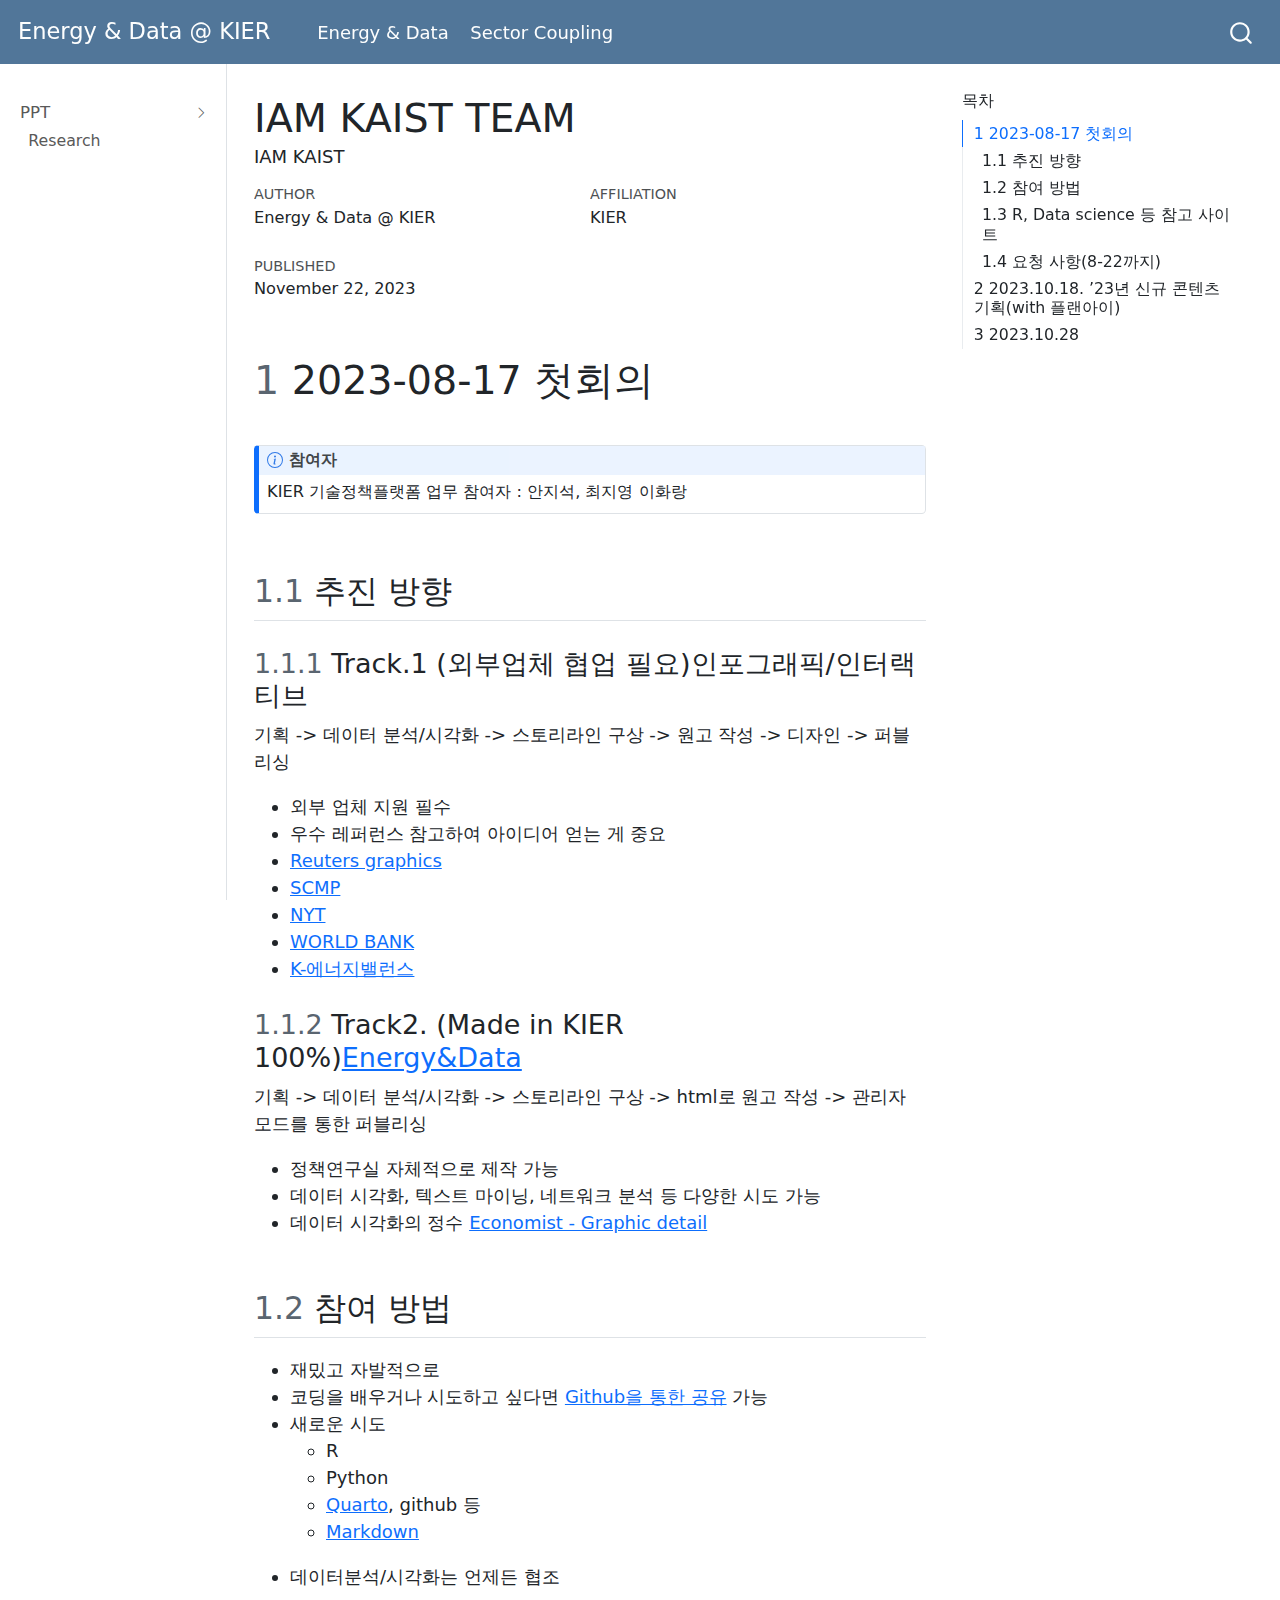
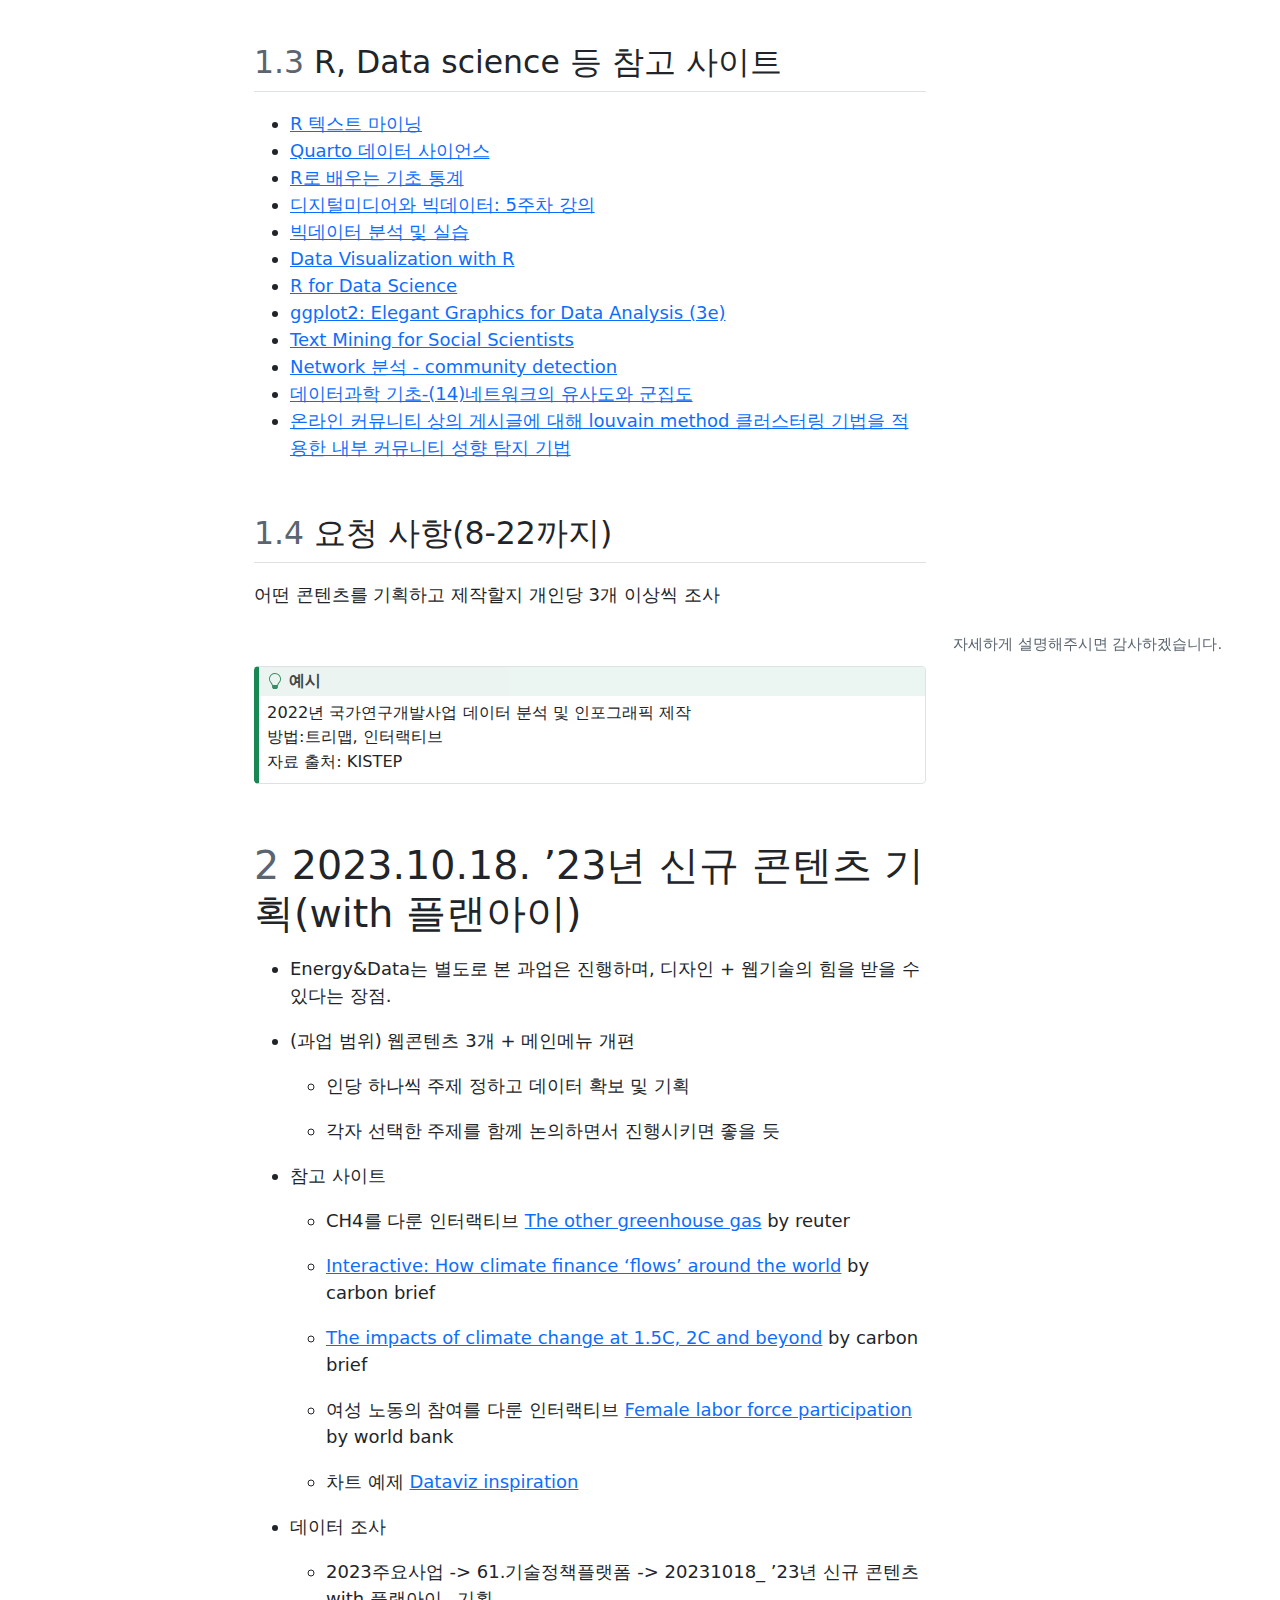
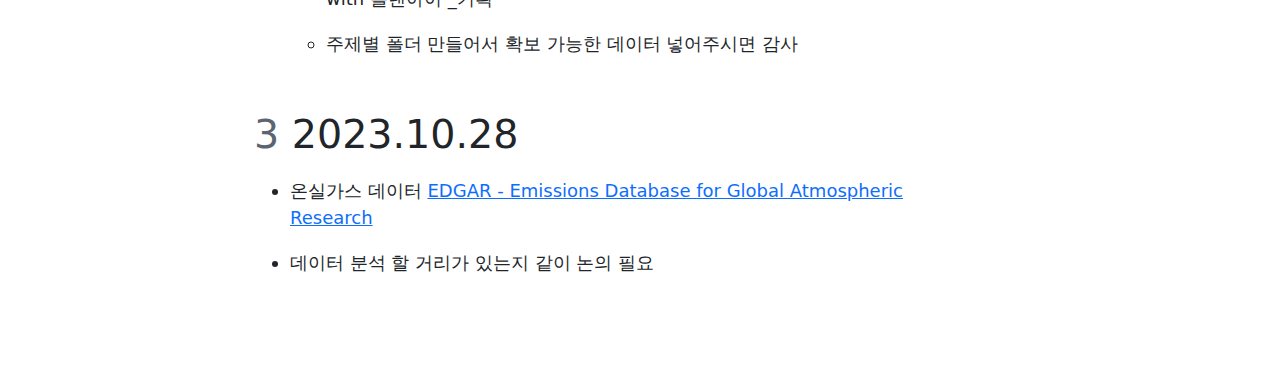
<file: docs/index.html>
<!DOCTYPE html>
<html xmlns="http://www.w3.org/1999/xhtml" lang="en" xml:lang="en"><head>

<meta charset="utf-8">
<meta name="generator" content="quarto-1.1.251">

<meta name="viewport" content="width=device-width, initial-scale=1.0, user-scalable=yes">

<meta name="author" content="Energy &amp; Data @ KIER">
<meta name="dcterms.date" content="2023-11-22">
<meta name="description" content="IAM KAIST">

<title>Energy &amp; Data @ KIER - IAM KAIST TEAM</title>
<style>
code{white-space: pre-wrap;}
span.smallcaps{font-variant: small-caps;}
div.columns{display: flex; gap: min(4vw, 1.5em);}
div.column{flex: auto; overflow-x: auto;}
div.hanging-indent{margin-left: 1.5em; text-indent: -1.5em;}
ul.task-list{list-style: none;}
ul.task-list li input[type="checkbox"] {
  width: 0.8em;
  margin: 0 0.8em 0.2em -1.6em;
  vertical-align: middle;
}
</style>


<script src="site_libs/quarto-nav/quarto-nav.js"></script>
<script src="site_libs/quarto-nav/headroom.min.js"></script>
<script src="site_libs/clipboard/clipboard.min.js"></script>
<script src="site_libs/quarto-search/autocomplete.umd.js"></script>
<script src="site_libs/quarto-search/fuse.min.js"></script>
<script src="site_libs/quarto-search/quarto-search.js"></script>
<meta name="quarto:offset" content="./">
<link href="././img/analysis.png" rel="icon" type="image/png">
<script src="site_libs/quarto-html/quarto.js"></script>
<script src="site_libs/quarto-html/popper.min.js"></script>
<script src="site_libs/quarto-html/tippy.umd.min.js"></script>
<script src="site_libs/quarto-html/anchor.min.js"></script>
<link href="site_libs/quarto-html/tippy.css" rel="stylesheet">
<link href="site_libs/quarto-html/quarto-syntax-highlighting.css" rel="stylesheet" id="quarto-text-highlighting-styles">
<script src="site_libs/bootstrap/bootstrap.min.js"></script>
<link href="site_libs/bootstrap/bootstrap-icons.css" rel="stylesheet">
<link href="site_libs/bootstrap/bootstrap.min.css" rel="stylesheet" id="quarto-bootstrap" data-mode="light">
<script id="quarto-search-options" type="application/json">{
  "location": "navbar",
  "copy-button": false,
  "collapse-after": 3,
  "panel-placement": "end",
  "type": "overlay",
  "limit": 20,
  "language": {
    "search-no-results-text": "No results",
    "search-matching-documents-text": "matching documents",
    "search-copy-link-title": "Copy link to search",
    "search-hide-matches-text": "Hide additional matches",
    "search-more-match-text": "more match in this document",
    "search-more-matches-text": "more matches in this document",
    "search-clear-button-title": "Clear",
    "search-detached-cancel-button-title": "Cancel",
    "search-submit-button-title": "Submit"
  }
}</script>


<meta property="og:title" content="Energy &amp; Data @ KIER - IAM KAIST TEAM">
<meta property="og:description" content="IAM KAIST">
<meta property="og:site-name" content="Energy &amp; Data @ KIER">
</head>

<body class="nav-sidebar docked nav-fixed slimcontent">

<div id="quarto-search-results"></div>
  <header id="quarto-header" class="headroom fixed-top">
    <nav class="navbar navbar-expand-lg navbar-dark ">
      <div class="navbar-container container-fluid">
      <div class="navbar-brand-container">
    <a class="navbar-brand" href="./index.html">
    <span class="navbar-title">Energy &amp; Data @ KIER</span>
    </a>
  </div>
          <button class="navbar-toggler" type="button" data-bs-toggle="collapse" data-bs-target="#navbarCollapse" aria-controls="navbarCollapse" aria-expanded="false" aria-label="Toggle navigation" onclick="if (window.quartoToggleHeadroom) { window.quartoToggleHeadroom(); }">
  <span class="navbar-toggler-icon"></span>
</button>
          <div class="collapse navbar-collapse" id="navbarCollapse">
            <ul class="navbar-nav navbar-nav-scroll me-auto">
  <li class="nav-item">
    <a class="nav-link" href="./project_with_code.html">Energy &amp; Data</a>
  </li>  
  <li class="nav-item">
    <a class="nav-link" href="./sector_coupling.html">Sector Coupling</a>
  </li>  
</ul>
              <div id="quarto-search" class="" title="Search"></div>
          </div> <!-- /navcollapse -->
      </div> <!-- /container-fluid -->
    </nav>
  <nav class="quarto-secondary-nav" data-bs-toggle="collapse" data-bs-target="#quarto-sidebar" aria-controls="quarto-sidebar" aria-expanded="false" aria-label="Toggle sidebar navigation" onclick="if (window.quartoToggleHeadroom) { window.quartoToggleHeadroom(); }">
    <div class="container-fluid d-flex justify-content-between">
      <h1 class="quarto-secondary-nav-title">IAM KAIST TEAM</h1>
      <button type="button" class="quarto-btn-toggle btn" aria-label="Show secondary navigation">
        <i class="bi bi-chevron-right"></i>
      </button>
    </div>
  </nav>
</header>
<!-- content -->
<div id="quarto-content" class="quarto-container page-columns page-rows-contents page-layout-article page-navbar">
<!-- sidebar -->
  <nav id="quarto-sidebar" class="sidebar collapse sidebar-navigation docked overflow-auto">
    <div class="sidebar-menu-container"> 
    <ul class="list-unstyled mt-1">
        <li class="sidebar-item sidebar-item-section">
      <div class="sidebar-item-container"> 
            <a class="sidebar-item-text sidebar-link text-start" data-bs-toggle="collapse" data-bs-target="#quarto-sidebar-section-1" aria-expanded="true">PPT</a>
          <a class="sidebar-item-toggle text-start" data-bs-toggle="collapse" data-bs-target="#quarto-sidebar-section-1" aria-expanded="true">
            <i class="bi bi-chevron-right ms-2"></i>
          </a> 
      </div>
      <ul id="quarto-sidebar-section-1" class="collapse list-unstyled sidebar-section depth1 show">  
          <li class="sidebar-item">
  <div class="sidebar-item-container"> 
  <a href="./research_slide.html" class="sidebar-item-text sidebar-link">Research</a>
  </div>
</li>
      </ul>
  </li>
    </ul>
    </div>
</nav>
<!-- margin-sidebar -->
    <div id="quarto-margin-sidebar" class="sidebar margin-sidebar">
        <nav id="TOC" role="doc-toc" class="toc-active">
    <h2 id="toc-title">목차</h2>
   
  <ul class="collapse">
  <li><a href="#첫회의" id="toc-첫회의" class="nav-link active" data-scroll-target="#첫회의"><span class="toc-section-number">1</span>  2023-08-17 첫회의</a>
  <ul class="collapse">
  <li><a href="#추진-방향" id="toc-추진-방향" class="nav-link" data-scroll-target="#추진-방향"><span class="toc-section-number">1.1</span>  추진 방향</a></li>
  <li><a href="#참여-방법" id="toc-참여-방법" class="nav-link" data-scroll-target="#참여-방법"><span class="toc-section-number">1.2</span>  참여 방법</a></li>
  <li><a href="#r-data-science-등-참고-사이트" id="toc-r-data-science-등-참고-사이트" class="nav-link" data-scroll-target="#r-data-science-등-참고-사이트"><span class="toc-section-number">1.3</span>  R, Data science 등 참고 사이트</a></li>
  <li><a href="#요청-사항8-22까지" id="toc-요청-사항8-22까지" class="nav-link" data-scroll-target="#요청-사항8-22까지"><span class="toc-section-number">1.4</span>  요청 사항(8-22까지)</a></li>
  </ul></li>
  <li><a href="#년-신규-콘텐츠-기획with-플랜아이" id="toc-년-신규-콘텐츠-기획with-플랜아이" class="nav-link" data-scroll-target="#년-신규-콘텐츠-기획with-플랜아이"><span class="toc-section-number">2</span>  2023.10.18. ’23년 신규 콘텐츠 기획(with 플랜아이)</a></li>
  <li><a href="#section" id="toc-section" class="nav-link" data-scroll-target="#section"><span class="toc-section-number">3</span>  2023.10.28</a></li>
  </ul>
</nav>
    </div>
<!-- main -->
<main class="content page-columns page-full" id="quarto-document-content">

<header id="title-block-header" class="quarto-title-block default">
<div class="quarto-title">
<h1 class="title d-none d-lg-block">IAM KAIST TEAM</h1>
</div>

<div>
  <div class="description">
    IAM KAIST
  </div>
</div>

<div class="quarto-title-meta-author">
  <div class="quarto-title-meta-heading">Author</div>
  <div class="quarto-title-meta-heading">Affiliation</div>
  
    <div class="quarto-title-meta-contents">
    Energy &amp; Data @ KIER 
  </div>
    <div class="quarto-title-meta-contents">
        <p class="affiliation">
            KIER
          </p>
      </div>
    </div>

<div class="quarto-title-meta">

      
    <div>
    <div class="quarto-title-meta-heading">Published</div>
    <div class="quarto-title-meta-contents">
      <p class="date">November 22, 2023</p>
    </div>
  </div>
    
  </div>
  

</header>

<section id="첫회의" class="level1 page-columns page-full" data-number="1">
<h1 data-number="1"><span class="header-section-number">1</span> 2023-08-17 첫회의</h1>
<div class="callout-note callout callout-style-default callout-captioned">
<div class="callout-header d-flex align-content-center">
<div class="callout-icon-container">
<i class="callout-icon"></i>
</div>
<div class="callout-caption-container flex-fill">
참여자
</div>
</div>
<div class="callout-body-container callout-body">
<p>KIER 기술정책플랫폼 업무 참여자 : 안지석, 최지영 이화랑</p>
</div>
</div>
<section id="추진-방향" class="level2" data-number="1.1">
<h2 data-number="1.1" class="anchored" data-anchor-id="추진-방향"><span class="header-section-number">1.1</span> 추진 방향</h2>
<section id="track.1-외부업체-협업-필요인포그래픽인터랙티브" class="level3" data-number="1.1.1">
<h3 data-number="1.1.1" class="anchored" data-anchor-id="track.1-외부업체-협업-필요인포그래픽인터랙티브"><span class="header-section-number">1.1.1</span> Track.1 (외부업체 협업 필요)인포그래픽/인터랙티브</h3>
<p>기획 -&gt; 데이터 분석/시각화 -&gt; 스토리라인 구상 -&gt; 원고 작성 -&gt; 디자인 -&gt; 퍼블리싱</p>
<ul>
<li>외부 업체 지원 필수</li>
<li>우수 레퍼런스 참고하여 아이디어 얻는 게 중요</li>
<li><a href="https://www.reuters.com/graphics/">Reuters graphics</a></li>
<li><a href="https://multimedia.scmp.com/culture/article/SCMP-printed-graphics-memory/">SCMP</a></li>
<li><a href="https://www.nytimes.com/interactive/2021/12/05/business/economy/supply-chain.html?auth=login-google1tap&amp;campaign_id=29&amp;emc=edit_up_20211209&amp;instance_id=47387&amp;login=google1tap&amp;nl=the-upshot&amp;regi_id=136905000&amp;segment_id=76536&amp;te=1&amp;user_id=0f183908c0e3f8d0f23ed9b81a5aaf71">NYT</a></li>
<li><a href="https://genderdata.worldbank.org/data-stories/flfp-data-story/">WORLD BANK</a></li>
<li><a href="https://www.kier.re.kr/tpp/energy/B/view/54?contentsName=k_valance_old&amp;menuId=MENU00961">K-에너지밸런스</a></li>
</ul>
</section>
<section id="track2.-made-in-kier-100energydata" class="level3" data-number="1.1.2">
<h3 data-number="1.1.2" class="anchored" data-anchor-id="track2.-made-in-kier-100energydata"><span class="header-section-number">1.1.2</span> Track2. (Made in KIER 100%)<a href="https://www.kier.re.kr/tpp/tppBoard/list?menuId=MENU00962">Energy&amp;Data</a></h3>
<p>기획 -&gt; 데이터 분석/시각화 -&gt; 스토리라인 구상 -&gt; html로 원고 작성 -&gt; 관리자 모드를 통한 퍼블리싱</p>
<ul>
<li>정책연구실 자체적으로 제작 가능</li>
<li>데이터 시각화, 텍스트 마이닝, 네트워크 분석 등 다양한 시도 가능</li>
<li>데이터 시각화의 정수 <a href="https://www.economist.com/graphic-detail">Economist - Graphic detail</a></li>
</ul>
</section>
</section>
<section id="참여-방법" class="level2" data-number="1.2">
<h2 data-number="1.2" class="anchored" data-anchor-id="참여-방법"><span class="header-section-number">1.2</span> 참여 방법</h2>
<ul>
<li>재밌고 자발적으로</li>
<li>코딩을 배우거나 시도하고 싶다면 <a href="https://coreanjs.github.io/jiseok_KIER/docs/blog/posts/2023-08-24-visualization/">Github을 통한 공유</a> 가능</li>
<li>새로운 시도
<ul>
<li>R</li>
<li>Python</li>
<li><a href="https://quarto.org/docs/authoring/markdown-basics.html">Quarto</a>, github 등</li>
<li><a href="https://gist.github.com/ihoneymon/652be052a0727ad59601">Markdown</a></li>
</ul></li>
<li>데이터분석/시각화는 언제든 협조</li>
</ul>
</section>
<section id="r-data-science-등-참고-사이트" class="level2" data-number="1.3">
<h2 data-number="1.3" class="anchored" data-anchor-id="r-data-science-등-참고-사이트"><span class="header-section-number">1.3</span> R, Data science 등 참고 사이트</h2>
<ul>
<li><a href="https://r2bit.com/book_tm/">R 텍스트 마이닝</a></li>
<li><a href="https://r2bit.com/quarto/writing/">Quarto 데이터 사이언스</a></li>
<li><a href="https://greendaygh.github.io/Rstat2019/">R로 배우는 기초 통계</a></li>
<li><a href="https://rstudio-pubs-static.s3.amazonaws.com/749877_f992c9daeddd4f75b742899a08c3f01d.html">디지털미디어와 빅데이터: 5주차 강의</a></li>
<li><a href="http://bigdata.dongguk.ac.kr/lectures/bigdata/_book/">빅데이터 분석 및 실습</a></li>
<li><a href="https://rkabacoff.github.io/datavis/">Data Visualization with R</a></li>
<li><a href="https://r4ds.had.co.nz/index.html">R for Data Science</a></li>
<li><a href="https://ggplot2-book.org/">ggplot2: Elegant Graphics for Data Analysis (3e)</a></li>
<li><a href="https://bookdown.org/f_lennert/text-mining-book/">Text Mining for Social Scientists</a></li>
<li><a href="https://lsjsj92.tistory.com/587">Network 분석 - community detection</a></li>
<li><a href="https://velog.io/@00springbom00/데이터과학-기초-14네트워크의-유사도와-군집도">데이터과학 기초-(14)네트워크의 유사도와 군집도</a></li>
<li><a href="https://www.slideshare.net/SunyoungKim14/louvain-method">온라인 커뮤니티 상의 게시글에 대해 louvain method 클러스터링 기법을 적용한 내부 커뮤니티 성향 탐지 기법</a></li>
</ul>
</section>
<section id="요청-사항8-22까지" class="level2 page-columns page-full" data-number="1.4">
<h2 data-number="1.4" class="anchored" data-anchor-id="요청-사항8-22까지"><span class="header-section-number">1.4</span> 요청 사항(8-22까지)</h2>
<p>어떤 콘텐츠를 기획하고 제작할지 개인당 3개 이상씩 조사</p>
<div class="page-columns page-full"><p></p><div class="no-row-height column-margin column-container"><span class="aside">자세하게 설명해주시면 감사하겠습니다.</span></div></div>
<div class="callout-tip callout callout-style-default callout-captioned">
<div class="callout-header d-flex align-content-center">
<div class="callout-icon-container">
<i class="callout-icon"></i>
</div>
<div class="callout-caption-container flex-fill">
예시
</div>
</div>
<div class="callout-body-container callout-body">
<p>2022년 국가연구개발사업 데이터 분석 및 인포그래픽 제작<br>
방법:트리맵, 인터랙티브<br>
자료 출처: KISTEP</p>
</div>
</div>
</section>
</section>
<section id="년-신규-콘텐츠-기획with-플랜아이" class="level1" data-number="2">
<h1 data-number="2"><span class="header-section-number">2</span> 2023.10.18. ’23년 신규 콘텐츠 기획(with 플랜아이)</h1>
<ul>
<li>Energy&amp;Data는 별도로 본 과업은 진행하며, 디자인 + 웹기술의 힘을 받을 수 있다는 장점.</li>
</ul>
<!-- -->
<ul>
<li><p>(과업 범위) 웹콘텐츠 3개 + 메인메뉴 개편</p>
<ul>
<li><p>인당 하나씩 주제 정하고 데이터 확보 및 기획</p></li>
<li><p>각자 선택한 주제를 함께 논의하면서 진행시키면 좋을 듯</p></li>
</ul></li>
<li><p>참고 사이트</p>
<ul>
<li><p>CH4를 다룬 인터랙티브 <a href="https://www.reuters.com/graphics/FOOD-WASTE/METHANE/gdpzwqwqovw/">The other greenhouse gas</a> by reuter</p></li>
<li><p><a href="https://www.carbonbrief.org/interactive-how-climate-finance-flows-around-the-world/">Interactive: How climate finance ‘flows’ around the world</a> by carbon brief</p></li>
<li><p><a href="https://www.carbonbrief.org/interactive-how-climate-finance-flows-around-the-world/">The impacts of climate change at 1.5C, 2C and beyond</a> by carbon brief</p></li>
<li><p>여성 노동의 참여를 다룬 인터랙티브 <a href="https://genderdata.worldbank.org/data-stories/flfp-data-story/">Female labor force participation</a> by world bank</p></li>
<li><p>차트 예제 <a href="https://www.dataviz-inspiration.com/">Dataviz inspiration</a></p></li>
</ul></li>
<li><p>데이터 조사</p>
<ul>
<li><p>2023주요사업 -&gt; 61.기술정책플랫폼 -&gt; 20231018_ ’23년 신규 콘텐츠 with 플랜아이 _기획</p></li>
<li><p>주제별 폴더 만들어서 확보 가능한 데이터 넣어주시면 감사</p></li>
</ul></li>
</ul>
</section>
<section id="section" class="level1" data-number="3">
<h1 data-number="3"><span class="header-section-number">3</span> 2023.10.28</h1>
<ul>
<li><p>온실가스 데이터 <a href="https://edgar.jrc.ec.europa.eu/">EDGAR - Emissions Database for Global Atmospheric Research</a></p></li>
<li><p>데이터 분석 할 거리가 있는지 같이 논의 필요</p></li>
</ul>


</section>

</main> <!-- /main -->
<script id="quarto-html-after-body" type="application/javascript">
window.document.addEventListener("DOMContentLoaded", function (event) {
  const toggleBodyColorMode = (bsSheetEl) => {
    const mode = bsSheetEl.getAttribute("data-mode");
    const bodyEl = window.document.querySelector("body");
    if (mode === "dark") {
      bodyEl.classList.add("quarto-dark");
      bodyEl.classList.remove("quarto-light");
    } else {
      bodyEl.classList.add("quarto-light");
      bodyEl.classList.remove("quarto-dark");
    }
  }
  const toggleBodyColorPrimary = () => {
    const bsSheetEl = window.document.querySelector("link#quarto-bootstrap");
    if (bsSheetEl) {
      toggleBodyColorMode(bsSheetEl);
    }
  }
  toggleBodyColorPrimary();  
  const icon = "";
  const anchorJS = new window.AnchorJS();
  anchorJS.options = {
    placement: 'right',
    icon: icon
  };
  anchorJS.add('.anchored');
  const clipboard = new window.ClipboardJS('.code-copy-button', {
    target: function(trigger) {
      return trigger.previousElementSibling;
    }
  });
  clipboard.on('success', function(e) {
    // button target
    const button = e.trigger;
    // don't keep focus
    button.blur();
    // flash "checked"
    button.classList.add('code-copy-button-checked');
    var currentTitle = button.getAttribute("title");
    button.setAttribute("title", "Copied!");
    setTimeout(function() {
      button.setAttribute("title", currentTitle);
      button.classList.remove('code-copy-button-checked');
    }, 1000);
    // clear code selection
    e.clearSelection();
  });
  function tippyHover(el, contentFn) {
    const config = {
      allowHTML: true,
      content: contentFn,
      maxWidth: 500,
      delay: 100,
      arrow: false,
      appendTo: function(el) {
          return el.parentElement;
      },
      interactive: true,
      interactiveBorder: 10,
      theme: 'quarto',
      placement: 'bottom-start'
    };
    window.tippy(el, config); 
  }
  const noterefs = window.document.querySelectorAll('a[role="doc-noteref"]');
  for (var i=0; i<noterefs.length; i++) {
    const ref = noterefs[i];
    tippyHover(ref, function() {
      // use id or data attribute instead here
      let href = ref.getAttribute('data-footnote-href') || ref.getAttribute('href');
      try { href = new URL(href).hash; } catch {}
      const id = href.replace(/^#\/?/, "");
      const note = window.document.getElementById(id);
      return note.innerHTML;
    });
  }
  var bibliorefs = window.document.querySelectorAll('a[role="doc-biblioref"]');
  for (var i=0; i<bibliorefs.length; i++) {
    const ref = bibliorefs[i];
    const cites = ref.parentNode.getAttribute('data-cites').split(' ');
    tippyHover(ref, function() {
      var popup = window.document.createElement('div');
      cites.forEach(function(cite) {
        var citeDiv = window.document.createElement('div');
        citeDiv.classList.add('hanging-indent');
        citeDiv.classList.add('csl-entry');
        var biblioDiv = window.document.getElementById('ref-' + cite);
        if (biblioDiv) {
          citeDiv.innerHTML = biblioDiv.innerHTML;
        }
        popup.appendChild(citeDiv);
      });
      return popup.innerHTML;
    });
  }
});
</script>
</div> <!-- /content -->



</body></html>
</file>
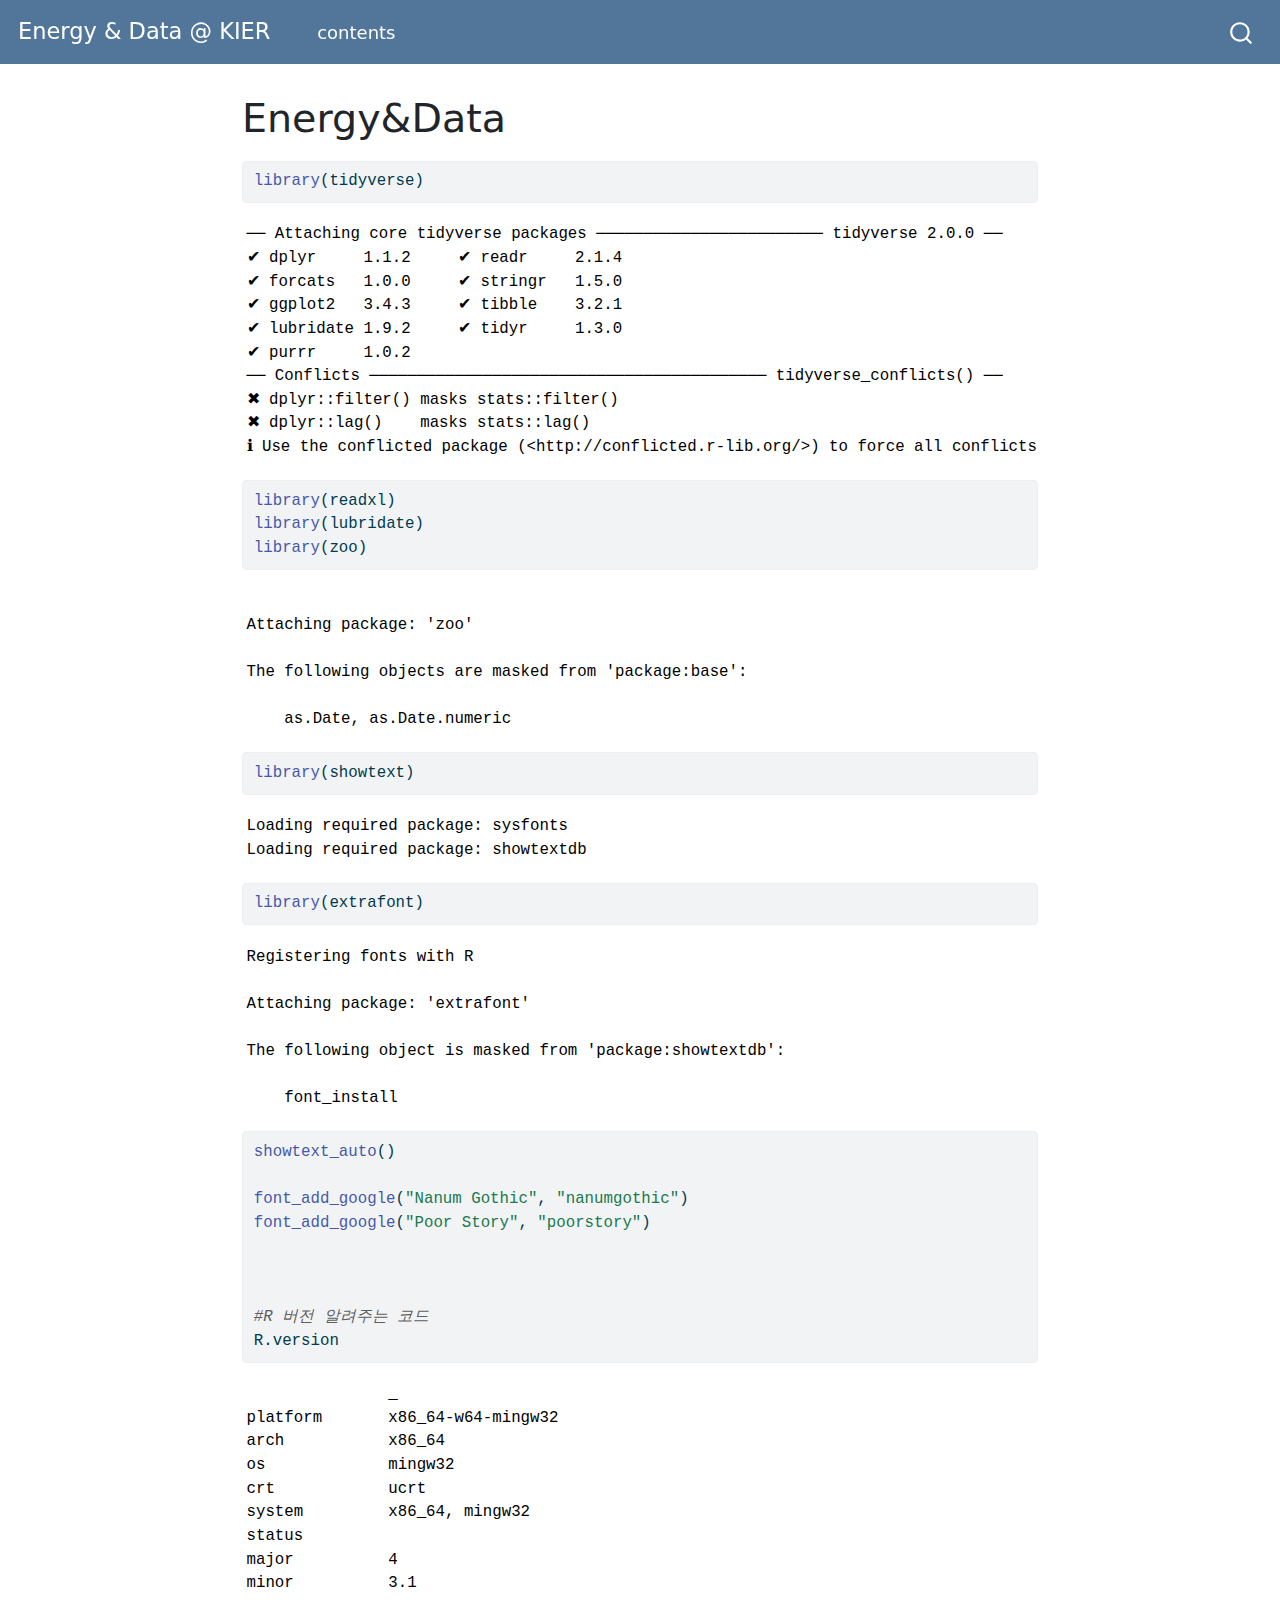
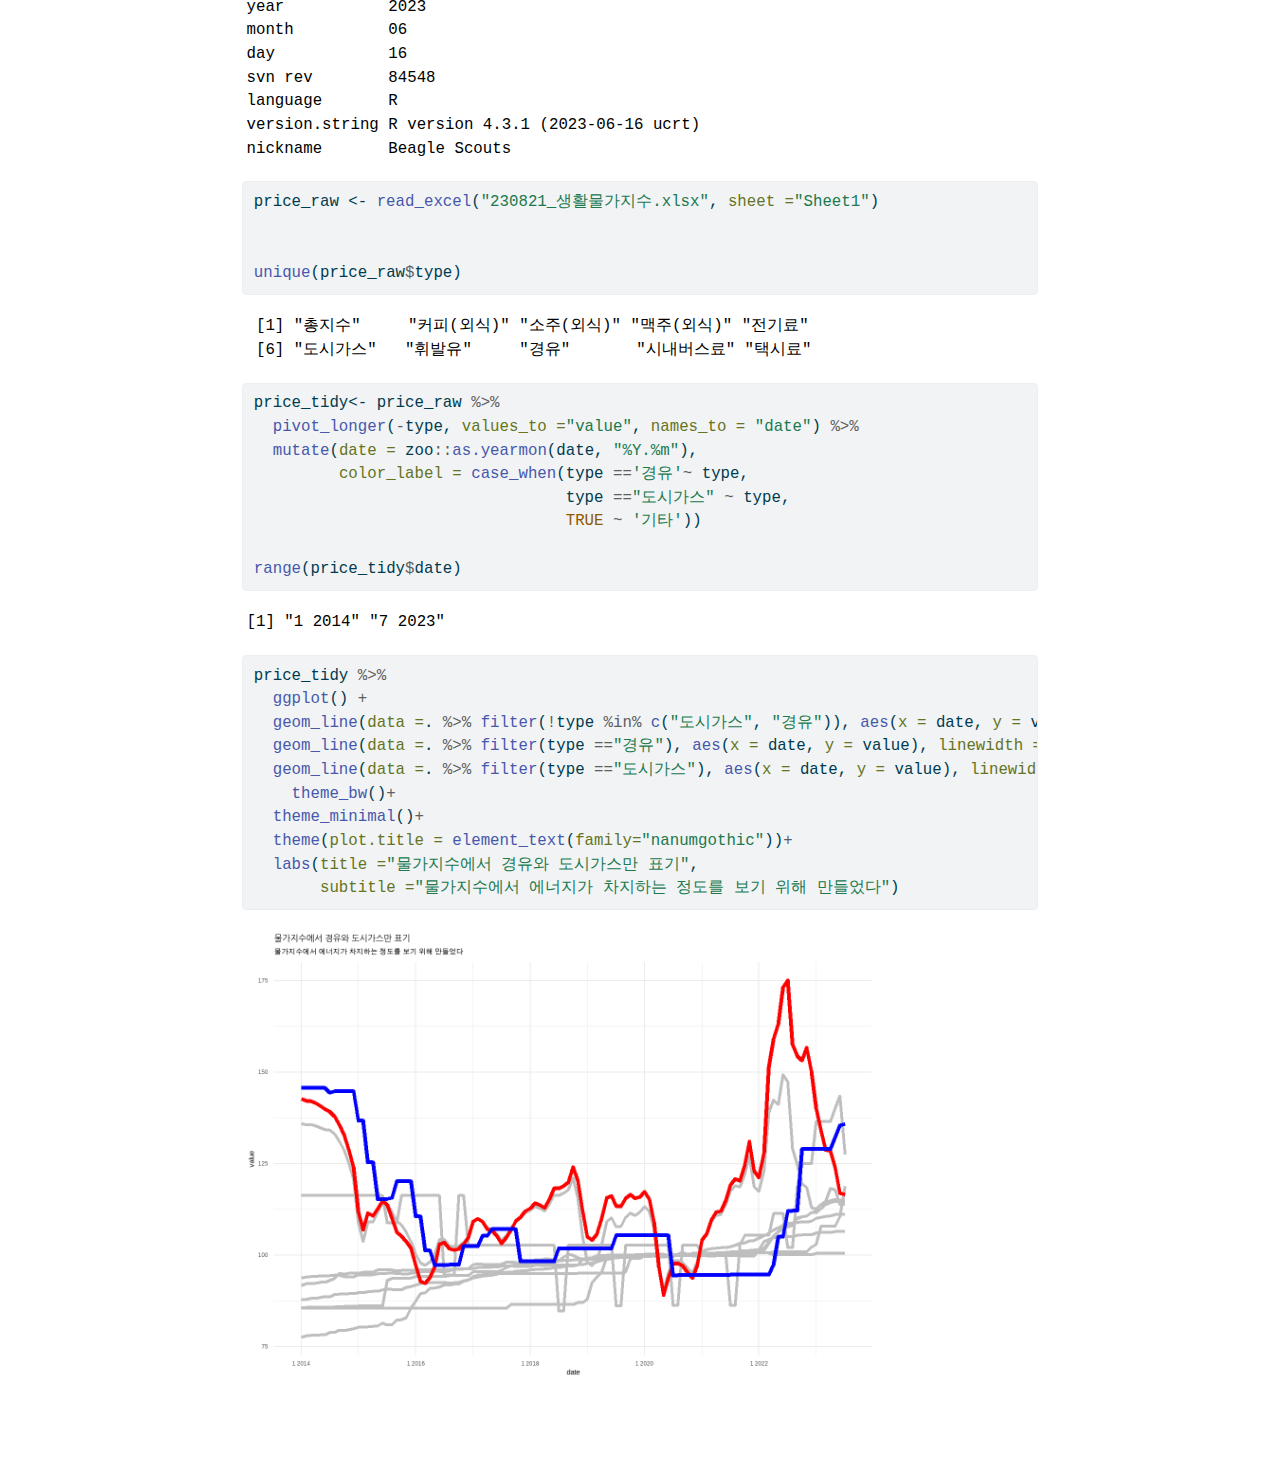
<file: docs/230823_price.html>
<!DOCTYPE html>
<html xmlns="http://www.w3.org/1999/xhtml" lang="en" xml:lang="en"><head>

<meta charset="utf-8">
<meta name="generator" content="quarto-1.1.251">

<meta name="viewport" content="width=device-width, initial-scale=1.0, user-scalable=yes">


<title>Energy &amp; Data @ KIER - Energy&amp;Data</title>
<style>
code{white-space: pre-wrap;}
span.smallcaps{font-variant: small-caps;}
div.columns{display: flex; gap: min(4vw, 1.5em);}
div.column{flex: auto; overflow-x: auto;}
div.hanging-indent{margin-left: 1.5em; text-indent: -1.5em;}
ul.task-list{list-style: none;}
ul.task-list li input[type="checkbox"] {
  width: 0.8em;
  margin: 0 0.8em 0.2em -1.6em;
  vertical-align: middle;
}
pre > code.sourceCode { white-space: pre; position: relative; }
pre > code.sourceCode > span { display: inline-block; line-height: 1.25; }
pre > code.sourceCode > span:empty { height: 1.2em; }
.sourceCode { overflow: visible; }
code.sourceCode > span { color: inherit; text-decoration: inherit; }
div.sourceCode { margin: 1em 0; }
pre.sourceCode { margin: 0; }
@media screen {
div.sourceCode { overflow: auto; }
}
@media print {
pre > code.sourceCode { white-space: pre-wrap; }
pre > code.sourceCode > span { text-indent: -5em; padding-left: 5em; }
}
pre.numberSource code
  { counter-reset: source-line 0; }
pre.numberSource code > span
  { position: relative; left: -4em; counter-increment: source-line; }
pre.numberSource code > span > a:first-child::before
  { content: counter(source-line);
    position: relative; left: -1em; text-align: right; vertical-align: baseline;
    border: none; display: inline-block;
    -webkit-touch-callout: none; -webkit-user-select: none;
    -khtml-user-select: none; -moz-user-select: none;
    -ms-user-select: none; user-select: none;
    padding: 0 4px; width: 4em;
    color: #aaaaaa;
  }
pre.numberSource { margin-left: 3em; border-left: 1px solid #aaaaaa;  padding-left: 4px; }
div.sourceCode
  {   }
@media screen {
pre > code.sourceCode > span > a:first-child::before { text-decoration: underline; }
}
code span.al { color: #ff0000; font-weight: bold; } /* Alert */
code span.an { color: #60a0b0; font-weight: bold; font-style: italic; } /* Annotation */
code span.at { color: #7d9029; } /* Attribute */
code span.bn { color: #40a070; } /* BaseN */
code span.bu { color: #008000; } /* BuiltIn */
code span.cf { color: #007020; font-weight: bold; } /* ControlFlow */
code span.ch { color: #4070a0; } /* Char */
code span.cn { color: #880000; } /* Constant */
code span.co { color: #60a0b0; font-style: italic; } /* Comment */
code span.cv { color: #60a0b0; font-weight: bold; font-style: italic; } /* CommentVar */
code span.do { color: #ba2121; font-style: italic; } /* Documentation */
code span.dt { color: #902000; } /* DataType */
code span.dv { color: #40a070; } /* DecVal */
code span.er { color: #ff0000; font-weight: bold; } /* Error */
code span.ex { } /* Extension */
code span.fl { color: #40a070; } /* Float */
code span.fu { color: #06287e; } /* Function */
code span.im { color: #008000; font-weight: bold; } /* Import */
code span.in { color: #60a0b0; font-weight: bold; font-style: italic; } /* Information */
code span.kw { color: #007020; font-weight: bold; } /* Keyword */
code span.op { color: #666666; } /* Operator */
code span.ot { color: #007020; } /* Other */
code span.pp { color: #bc7a00; } /* Preprocessor */
code span.sc { color: #4070a0; } /* SpecialChar */
code span.ss { color: #bb6688; } /* SpecialString */
code span.st { color: #4070a0; } /* String */
code span.va { color: #19177c; } /* Variable */
code span.vs { color: #4070a0; } /* VerbatimString */
code span.wa { color: #60a0b0; font-weight: bold; font-style: italic; } /* Warning */
</style>


<script src="site_libs/quarto-nav/quarto-nav.js"></script>
<script src="site_libs/quarto-nav/headroom.min.js"></script>
<script src="site_libs/clipboard/clipboard.min.js"></script>
<script src="site_libs/quarto-search/autocomplete.umd.js"></script>
<script src="site_libs/quarto-search/fuse.min.js"></script>
<script src="site_libs/quarto-search/quarto-search.js"></script>
<meta name="quarto:offset" content="./">
<link href="././img/analysis.png" rel="icon" type="image/png">
<script src="site_libs/quarto-html/quarto.js"></script>
<script src="site_libs/quarto-html/popper.min.js"></script>
<script src="site_libs/quarto-html/tippy.umd.min.js"></script>
<script src="site_libs/quarto-html/anchor.min.js"></script>
<link href="site_libs/quarto-html/tippy.css" rel="stylesheet">
<link href="site_libs/quarto-html/quarto-syntax-highlighting.css" rel="stylesheet" id="quarto-text-highlighting-styles">
<script src="site_libs/bootstrap/bootstrap.min.js"></script>
<link href="site_libs/bootstrap/bootstrap-icons.css" rel="stylesheet">
<link href="site_libs/bootstrap/bootstrap.min.css" rel="stylesheet" id="quarto-bootstrap" data-mode="light">
<script id="quarto-search-options" type="application/json">{
  "location": "navbar",
  "copy-button": false,
  "collapse-after": 3,
  "panel-placement": "end",
  "type": "overlay",
  "limit": 20,
  "language": {
    "search-no-results-text": "No results",
    "search-matching-documents-text": "matching documents",
    "search-copy-link-title": "Copy link to search",
    "search-hide-matches-text": "Hide additional matches",
    "search-more-match-text": "more match in this document",
    "search-more-matches-text": "more matches in this document",
    "search-clear-button-title": "Clear",
    "search-detached-cancel-button-title": "Cancel",
    "search-submit-button-title": "Submit"
  }
}</script>


<meta property="og:title" content="Energy &amp; Data @ KIER - Energy&amp;Data">
<meta property="og:site-name" content="Energy &amp; Data @ KIER">
</head>

<body class="nav-fixed fullcontent">

<div id="quarto-search-results"></div>
  <header id="quarto-header" class="headroom fixed-top">
    <nav class="navbar navbar-expand-lg navbar-dark ">
      <div class="navbar-container container-fluid">
      <div class="navbar-brand-container">
    <a class="navbar-brand" href="./index.html">
    <span class="navbar-title">Energy &amp; Data @ KIER</span>
    </a>
  </div>
          <button class="navbar-toggler" type="button" data-bs-toggle="collapse" data-bs-target="#navbarCollapse" aria-controls="navbarCollapse" aria-expanded="false" aria-label="Toggle navigation" onclick="if (window.quartoToggleHeadroom) { window.quartoToggleHeadroom(); }">
  <span class="navbar-toggler-icon"></span>
</button>
          <div class="collapse navbar-collapse" id="navbarCollapse">
            <ul class="navbar-nav navbar-nav-scroll me-auto">
  <li class="nav-item">
    <a class="nav-link" href="./project_with_code.html">contents</a>
  </li>  
</ul>
              <div id="quarto-search" class="" title="Search"></div>
          </div> <!-- /navcollapse -->
      </div> <!-- /container-fluid -->
    </nav>
</header>
<!-- content -->
<div id="quarto-content" class="quarto-container page-columns page-rows-contents page-layout-article page-navbar">
<!-- sidebar -->
<!-- margin-sidebar -->
    
<!-- main -->
<main class="content" id="quarto-document-content">

<header id="title-block-header" class="quarto-title-block default">
<div class="quarto-title">
<h1 class="title">Energy&amp;Data</h1>
</div>



<div class="quarto-title-meta">

    
    
  </div>
  

</header>

<div class="cell">
<div class="sourceCode cell-code" id="cb1"><pre class="sourceCode r code-with-copy"><code class="sourceCode r"><span id="cb1-1"><a href="#cb1-1" aria-hidden="true" tabindex="-1"></a><span class="fu">library</span>(tidyverse)</span></code><button title="Copy to Clipboard" class="code-copy-button"><i class="bi"></i></button></pre></div>
<div class="cell-output cell-output-stderr">
<pre><code>── Attaching core tidyverse packages ──────────────────────── tidyverse 2.0.0 ──
✔ dplyr     1.1.2     ✔ readr     2.1.4
✔ forcats   1.0.0     ✔ stringr   1.5.0
✔ ggplot2   3.4.3     ✔ tibble    3.2.1
✔ lubridate 1.9.2     ✔ tidyr     1.3.0
✔ purrr     1.0.2     
── Conflicts ────────────────────────────────────────── tidyverse_conflicts() ──
✖ dplyr::filter() masks stats::filter()
✖ dplyr::lag()    masks stats::lag()
ℹ Use the conflicted package (&lt;http://conflicted.r-lib.org/&gt;) to force all conflicts to become errors</code></pre>
</div>
<div class="sourceCode cell-code" id="cb3"><pre class="sourceCode r code-with-copy"><code class="sourceCode r"><span id="cb3-1"><a href="#cb3-1" aria-hidden="true" tabindex="-1"></a><span class="fu">library</span>(readxl)</span>
<span id="cb3-2"><a href="#cb3-2" aria-hidden="true" tabindex="-1"></a><span class="fu">library</span>(lubridate)</span>
<span id="cb3-3"><a href="#cb3-3" aria-hidden="true" tabindex="-1"></a><span class="fu">library</span>(zoo)</span></code><button title="Copy to Clipboard" class="code-copy-button"><i class="bi"></i></button></pre></div>
<div class="cell-output cell-output-stderr">
<pre><code>
Attaching package: 'zoo'

The following objects are masked from 'package:base':

    as.Date, as.Date.numeric</code></pre>
</div>
<div class="sourceCode cell-code" id="cb5"><pre class="sourceCode r code-with-copy"><code class="sourceCode r"><span id="cb5-1"><a href="#cb5-1" aria-hidden="true" tabindex="-1"></a><span class="fu">library</span>(showtext)</span></code><button title="Copy to Clipboard" class="code-copy-button"><i class="bi"></i></button></pre></div>
<div class="cell-output cell-output-stderr">
<pre><code>Loading required package: sysfonts
Loading required package: showtextdb</code></pre>
</div>
<div class="sourceCode cell-code" id="cb7"><pre class="sourceCode r code-with-copy"><code class="sourceCode r"><span id="cb7-1"><a href="#cb7-1" aria-hidden="true" tabindex="-1"></a><span class="fu">library</span>(extrafont)</span></code><button title="Copy to Clipboard" class="code-copy-button"><i class="bi"></i></button></pre></div>
<div class="cell-output cell-output-stderr">
<pre><code>Registering fonts with R

Attaching package: 'extrafont'

The following object is masked from 'package:showtextdb':

    font_install</code></pre>
</div>
<div class="sourceCode cell-code" id="cb9"><pre class="sourceCode r code-with-copy"><code class="sourceCode r"><span id="cb9-1"><a href="#cb9-1" aria-hidden="true" tabindex="-1"></a><span class="fu">showtext_auto</span>()</span>
<span id="cb9-2"><a href="#cb9-2" aria-hidden="true" tabindex="-1"></a></span>
<span id="cb9-3"><a href="#cb9-3" aria-hidden="true" tabindex="-1"></a><span class="fu">font_add_google</span>(<span class="st">"Nanum Gothic"</span>, <span class="st">"nanumgothic"</span>)</span>
<span id="cb9-4"><a href="#cb9-4" aria-hidden="true" tabindex="-1"></a><span class="fu">font_add_google</span>(<span class="st">"Poor Story"</span>, <span class="st">"poorstory"</span>)</span>
<span id="cb9-5"><a href="#cb9-5" aria-hidden="true" tabindex="-1"></a></span>
<span id="cb9-6"><a href="#cb9-6" aria-hidden="true" tabindex="-1"></a></span>
<span id="cb9-7"><a href="#cb9-7" aria-hidden="true" tabindex="-1"></a></span>
<span id="cb9-8"><a href="#cb9-8" aria-hidden="true" tabindex="-1"></a><span class="co">#R 버전 알려주는 코드 </span></span>
<span id="cb9-9"><a href="#cb9-9" aria-hidden="true" tabindex="-1"></a>R.version</span></code><button title="Copy to Clipboard" class="code-copy-button"><i class="bi"></i></button></pre></div>
<div class="cell-output cell-output-stdout">
<pre><code>               _                                
platform       x86_64-w64-mingw32               
arch           x86_64                           
os             mingw32                          
crt            ucrt                             
system         x86_64, mingw32                  
status                                          
major          4                                
minor          3.1                              
year           2023                             
month          06                               
day            16                               
svn rev        84548                            
language       R                                
version.string R version 4.3.1 (2023-06-16 ucrt)
nickname       Beagle Scouts                    </code></pre>
</div>
<div class="sourceCode cell-code" id="cb11"><pre class="sourceCode r code-with-copy"><code class="sourceCode r"><span id="cb11-1"><a href="#cb11-1" aria-hidden="true" tabindex="-1"></a>price_raw <span class="ot">&lt;-</span> <span class="fu">read_excel</span>(<span class="st">"230821_생활물가지수.xlsx"</span>, <span class="at">sheet =</span><span class="st">"Sheet1"</span>)</span>
<span id="cb11-2"><a href="#cb11-2" aria-hidden="true" tabindex="-1"></a></span>
<span id="cb11-3"><a href="#cb11-3" aria-hidden="true" tabindex="-1"></a></span>
<span id="cb11-4"><a href="#cb11-4" aria-hidden="true" tabindex="-1"></a><span class="fu">unique</span>(price_raw<span class="sc">$</span>type)</span></code><button title="Copy to Clipboard" class="code-copy-button"><i class="bi"></i></button></pre></div>
<div class="cell-output cell-output-stdout">
<pre><code> [1] "총지수"     "커피(외식)" "소주(외식)" "맥주(외식)" "전기료"    
 [6] "도시가스"   "휘발유"     "경유"       "시내버스료" "택시료"    </code></pre>
</div>
<div class="sourceCode cell-code" id="cb13"><pre class="sourceCode r code-with-copy"><code class="sourceCode r"><span id="cb13-1"><a href="#cb13-1" aria-hidden="true" tabindex="-1"></a>price_tidy<span class="ot">&lt;-</span> price_raw <span class="sc">%&gt;%</span> </span>
<span id="cb13-2"><a href="#cb13-2" aria-hidden="true" tabindex="-1"></a>  <span class="fu">pivot_longer</span>(<span class="sc">-</span>type, <span class="at">values_to =</span><span class="st">"value"</span>, <span class="at">names_to =</span> <span class="st">"date"</span>) <span class="sc">%&gt;%</span> </span>
<span id="cb13-3"><a href="#cb13-3" aria-hidden="true" tabindex="-1"></a>  <span class="fu">mutate</span>(<span class="at">date =</span> zoo<span class="sc">::</span><span class="fu">as.yearmon</span>(date, <span class="st">"%Y.%m"</span>),</span>
<span id="cb13-4"><a href="#cb13-4" aria-hidden="true" tabindex="-1"></a>         <span class="at">color_label =</span> <span class="fu">case_when</span>(type <span class="sc">==</span><span class="st">'경유'</span><span class="sc">~</span> type,</span>
<span id="cb13-5"><a href="#cb13-5" aria-hidden="true" tabindex="-1"></a>                                 type <span class="sc">==</span><span class="st">"도시가스"</span> <span class="sc">~</span> type,</span>
<span id="cb13-6"><a href="#cb13-6" aria-hidden="true" tabindex="-1"></a>                                 <span class="cn">TRUE</span> <span class="sc">~</span> <span class="st">'기타'</span>))</span>
<span id="cb13-7"><a href="#cb13-7" aria-hidden="true" tabindex="-1"></a></span>
<span id="cb13-8"><a href="#cb13-8" aria-hidden="true" tabindex="-1"></a><span class="fu">range</span>(price_tidy<span class="sc">$</span>date)</span></code><button title="Copy to Clipboard" class="code-copy-button"><i class="bi"></i></button></pre></div>
<div class="cell-output cell-output-stdout">
<pre><code>[1] "1 2014" "7 2023"</code></pre>
</div>
</div>
<div class="cell">
<div class="sourceCode cell-code" id="cb15"><pre class="sourceCode r code-with-copy"><code class="sourceCode r"><span id="cb15-1"><a href="#cb15-1" aria-hidden="true" tabindex="-1"></a>price_tidy <span class="sc">%&gt;%</span> </span>
<span id="cb15-2"><a href="#cb15-2" aria-hidden="true" tabindex="-1"></a>  <span class="fu">ggplot</span>() <span class="sc">+</span></span>
<span id="cb15-3"><a href="#cb15-3" aria-hidden="true" tabindex="-1"></a>  <span class="fu">geom_line</span>(<span class="at">data =</span>. <span class="sc">%&gt;%</span> <span class="fu">filter</span>(<span class="sc">!</span>type <span class="sc">%in%</span> <span class="fu">c</span>(<span class="st">"도시가스"</span>, <span class="st">"경유"</span>)), <span class="fu">aes</span>(<span class="at">x =</span> date, <span class="at">y =</span> value, <span class="at">group =</span> type), <span class="at">linewidth =</span> <span class="fl">1.2</span>,  <span class="at">color =</span><span class="st">"gray"</span>)<span class="sc">+</span></span>
<span id="cb15-4"><a href="#cb15-4" aria-hidden="true" tabindex="-1"></a>  <span class="fu">geom_line</span>(<span class="at">data =</span>. <span class="sc">%&gt;%</span> <span class="fu">filter</span>(type <span class="sc">==</span><span class="st">"경유"</span>), <span class="fu">aes</span>(<span class="at">x =</span> date, <span class="at">y =</span> value), <span class="at">linewidth =</span> <span class="fl">1.5</span>,  <span class="at">color =</span><span class="st">"red"</span>)<span class="sc">+</span></span>
<span id="cb15-5"><a href="#cb15-5" aria-hidden="true" tabindex="-1"></a>  <span class="fu">geom_line</span>(<span class="at">data =</span>. <span class="sc">%&gt;%</span> <span class="fu">filter</span>(type <span class="sc">==</span><span class="st">"도시가스"</span>), <span class="fu">aes</span>(<span class="at">x =</span> date, <span class="at">y =</span> value), <span class="at">linewidth =</span> <span class="fl">1.5</span>,  <span class="at">color =</span><span class="st">"blue"</span>)<span class="sc">+</span></span>
<span id="cb15-6"><a href="#cb15-6" aria-hidden="true" tabindex="-1"></a>    <span class="fu">theme_bw</span>()<span class="sc">+</span></span>
<span id="cb15-7"><a href="#cb15-7" aria-hidden="true" tabindex="-1"></a>  <span class="fu">theme_minimal</span>()<span class="sc">+</span></span>
<span id="cb15-8"><a href="#cb15-8" aria-hidden="true" tabindex="-1"></a>  <span class="fu">theme</span>(<span class="at">plot.title =</span> <span class="fu">element_text</span>(<span class="at">family=</span><span class="st">"nanumgothic"</span>))<span class="sc">+</span></span>
<span id="cb15-9"><a href="#cb15-9" aria-hidden="true" tabindex="-1"></a>  <span class="fu">labs</span>(<span class="at">title =</span><span class="st">"물가지수에서 경유와 도시가스만 표기"</span>,</span>
<span id="cb15-10"><a href="#cb15-10" aria-hidden="true" tabindex="-1"></a>       <span class="at">subtitle =</span><span class="st">"물가지수에서 에너지가 차지하는 정도를 보기 위해 만들었다"</span>)</span></code><button title="Copy to Clipboard" class="code-copy-button"><i class="bi"></i></button></pre></div>
<div class="cell-output-display">
<p><img src="230823_price_files/figure-html/unnamed-chunk-2-1.png" class="img-fluid" style="width:80.0%"></p>
</div>
</div>



</main> <!-- /main -->
<script id="quarto-html-after-body" type="application/javascript">
window.document.addEventListener("DOMContentLoaded", function (event) {
  const toggleBodyColorMode = (bsSheetEl) => {
    const mode = bsSheetEl.getAttribute("data-mode");
    const bodyEl = window.document.querySelector("body");
    if (mode === "dark") {
      bodyEl.classList.add("quarto-dark");
      bodyEl.classList.remove("quarto-light");
    } else {
      bodyEl.classList.add("quarto-light");
      bodyEl.classList.remove("quarto-dark");
    }
  }
  const toggleBodyColorPrimary = () => {
    const bsSheetEl = window.document.querySelector("link#quarto-bootstrap");
    if (bsSheetEl) {
      toggleBodyColorMode(bsSheetEl);
    }
  }
  toggleBodyColorPrimary();  
  const icon = "";
  const anchorJS = new window.AnchorJS();
  anchorJS.options = {
    placement: 'right',
    icon: icon
  };
  anchorJS.add('.anchored');
  const clipboard = new window.ClipboardJS('.code-copy-button', {
    target: function(trigger) {
      return trigger.previousElementSibling;
    }
  });
  clipboard.on('success', function(e) {
    // button target
    const button = e.trigger;
    // don't keep focus
    button.blur();
    // flash "checked"
    button.classList.add('code-copy-button-checked');
    var currentTitle = button.getAttribute("title");
    button.setAttribute("title", "Copied!");
    setTimeout(function() {
      button.setAttribute("title", currentTitle);
      button.classList.remove('code-copy-button-checked');
    }, 1000);
    // clear code selection
    e.clearSelection();
  });
  function tippyHover(el, contentFn) {
    const config = {
      allowHTML: true,
      content: contentFn,
      maxWidth: 500,
      delay: 100,
      arrow: false,
      appendTo: function(el) {
          return el.parentElement;
      },
      interactive: true,
      interactiveBorder: 10,
      theme: 'quarto',
      placement: 'bottom-start'
    };
    window.tippy(el, config); 
  }
  const noterefs = window.document.querySelectorAll('a[role="doc-noteref"]');
  for (var i=0; i<noterefs.length; i++) {
    const ref = noterefs[i];
    tippyHover(ref, function() {
      // use id or data attribute instead here
      let href = ref.getAttribute('data-footnote-href') || ref.getAttribute('href');
      try { href = new URL(href).hash; } catch {}
      const id = href.replace(/^#\/?/, "");
      const note = window.document.getElementById(id);
      return note.innerHTML;
    });
  }
  var bibliorefs = window.document.querySelectorAll('a[role="doc-biblioref"]');
  for (var i=0; i<bibliorefs.length; i++) {
    const ref = bibliorefs[i];
    const cites = ref.parentNode.getAttribute('data-cites').split(' ');
    tippyHover(ref, function() {
      var popup = window.document.createElement('div');
      cites.forEach(function(cite) {
        var citeDiv = window.document.createElement('div');
        citeDiv.classList.add('hanging-indent');
        citeDiv.classList.add('csl-entry');
        var biblioDiv = window.document.getElementById('ref-' + cite);
        if (biblioDiv) {
          citeDiv.innerHTML = biblioDiv.innerHTML;
        }
        popup.appendChild(citeDiv);
      });
      return popup.innerHTML;
    });
  }
});
</script>
</div> <!-- /content -->



</body></html>
</file>
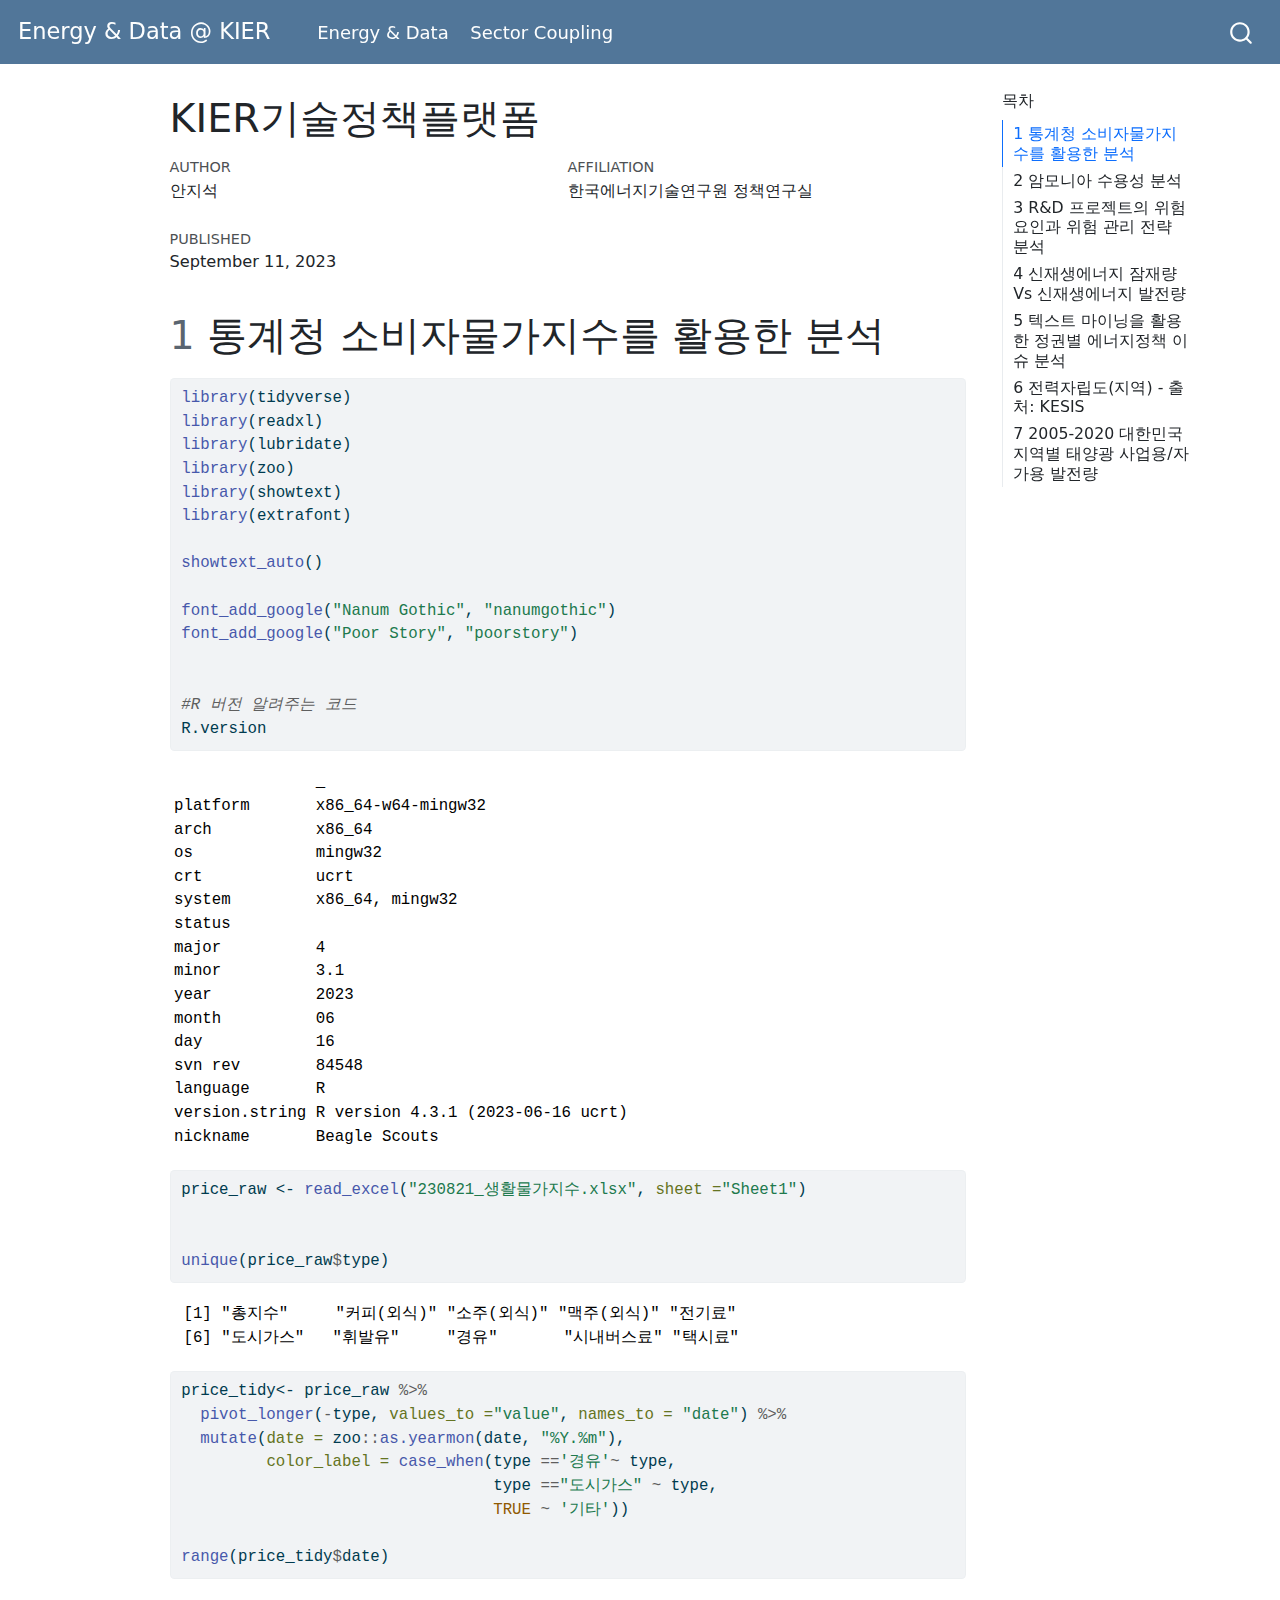
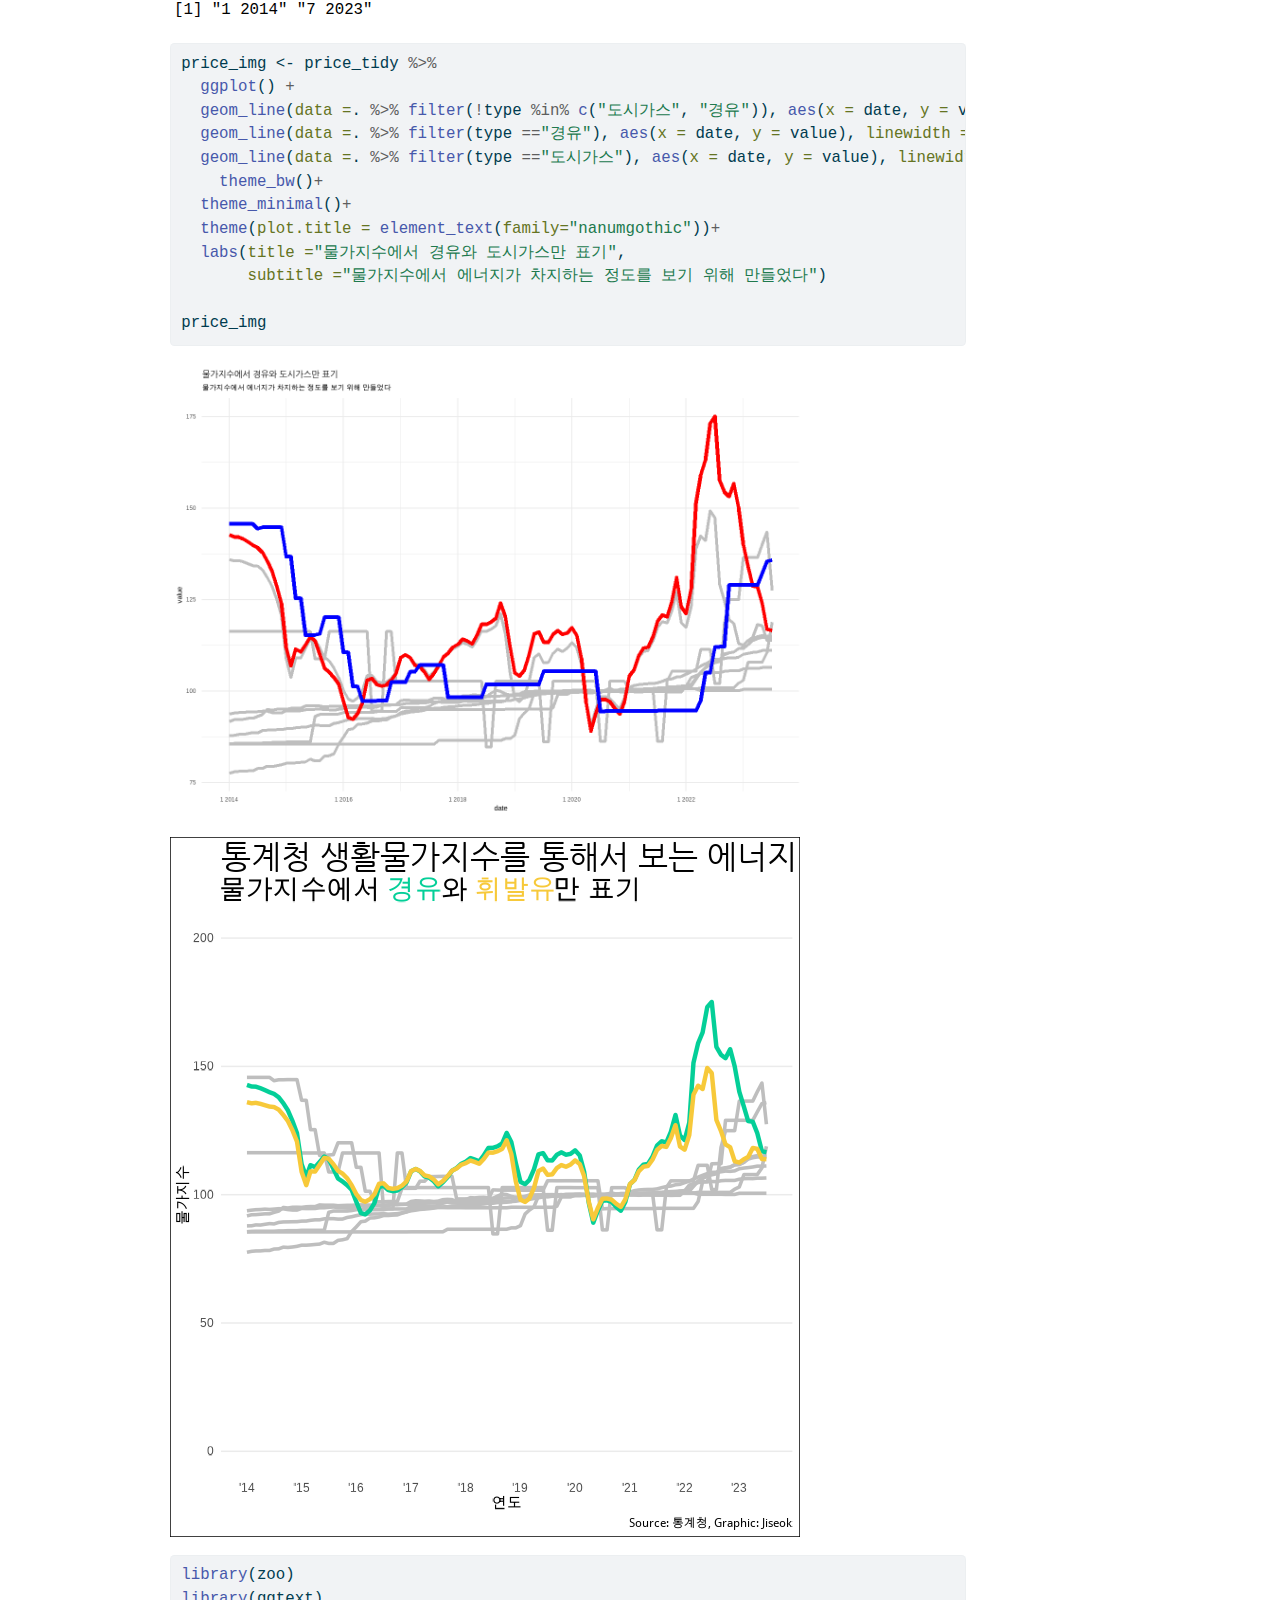
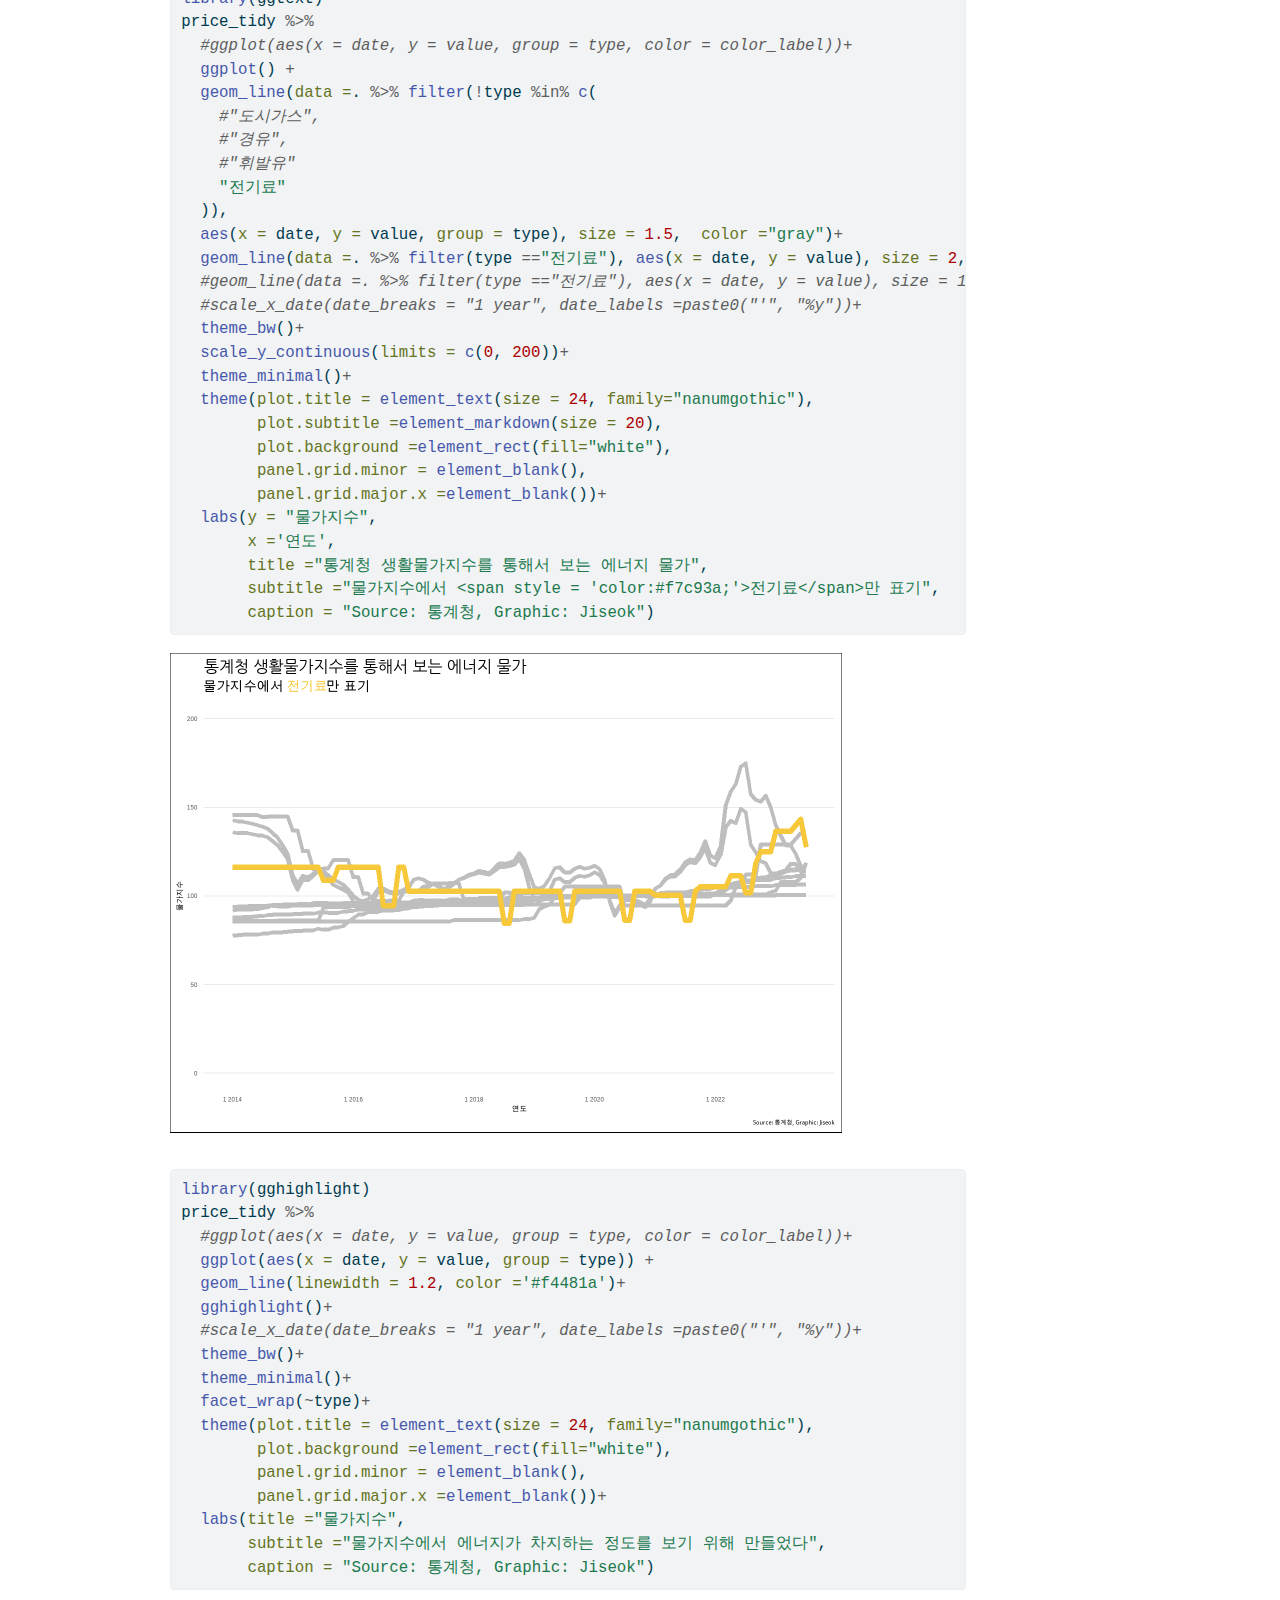
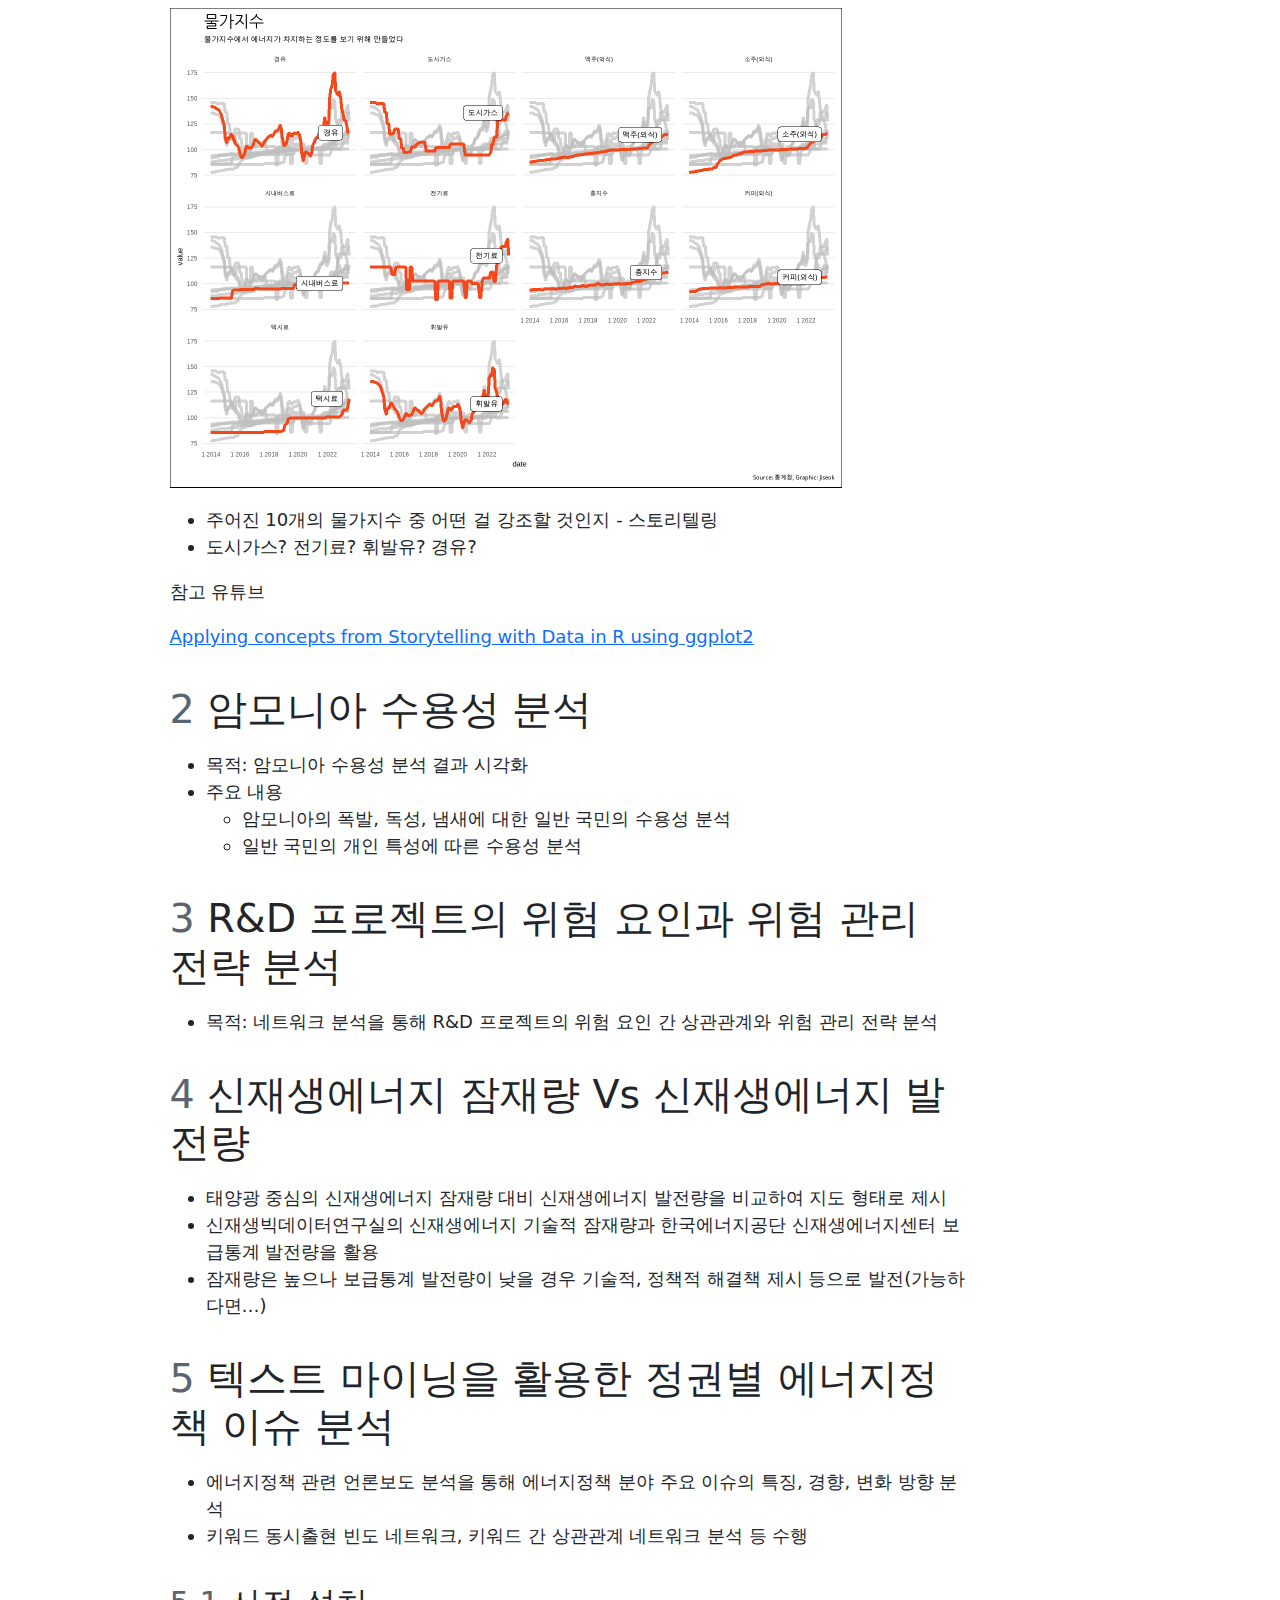
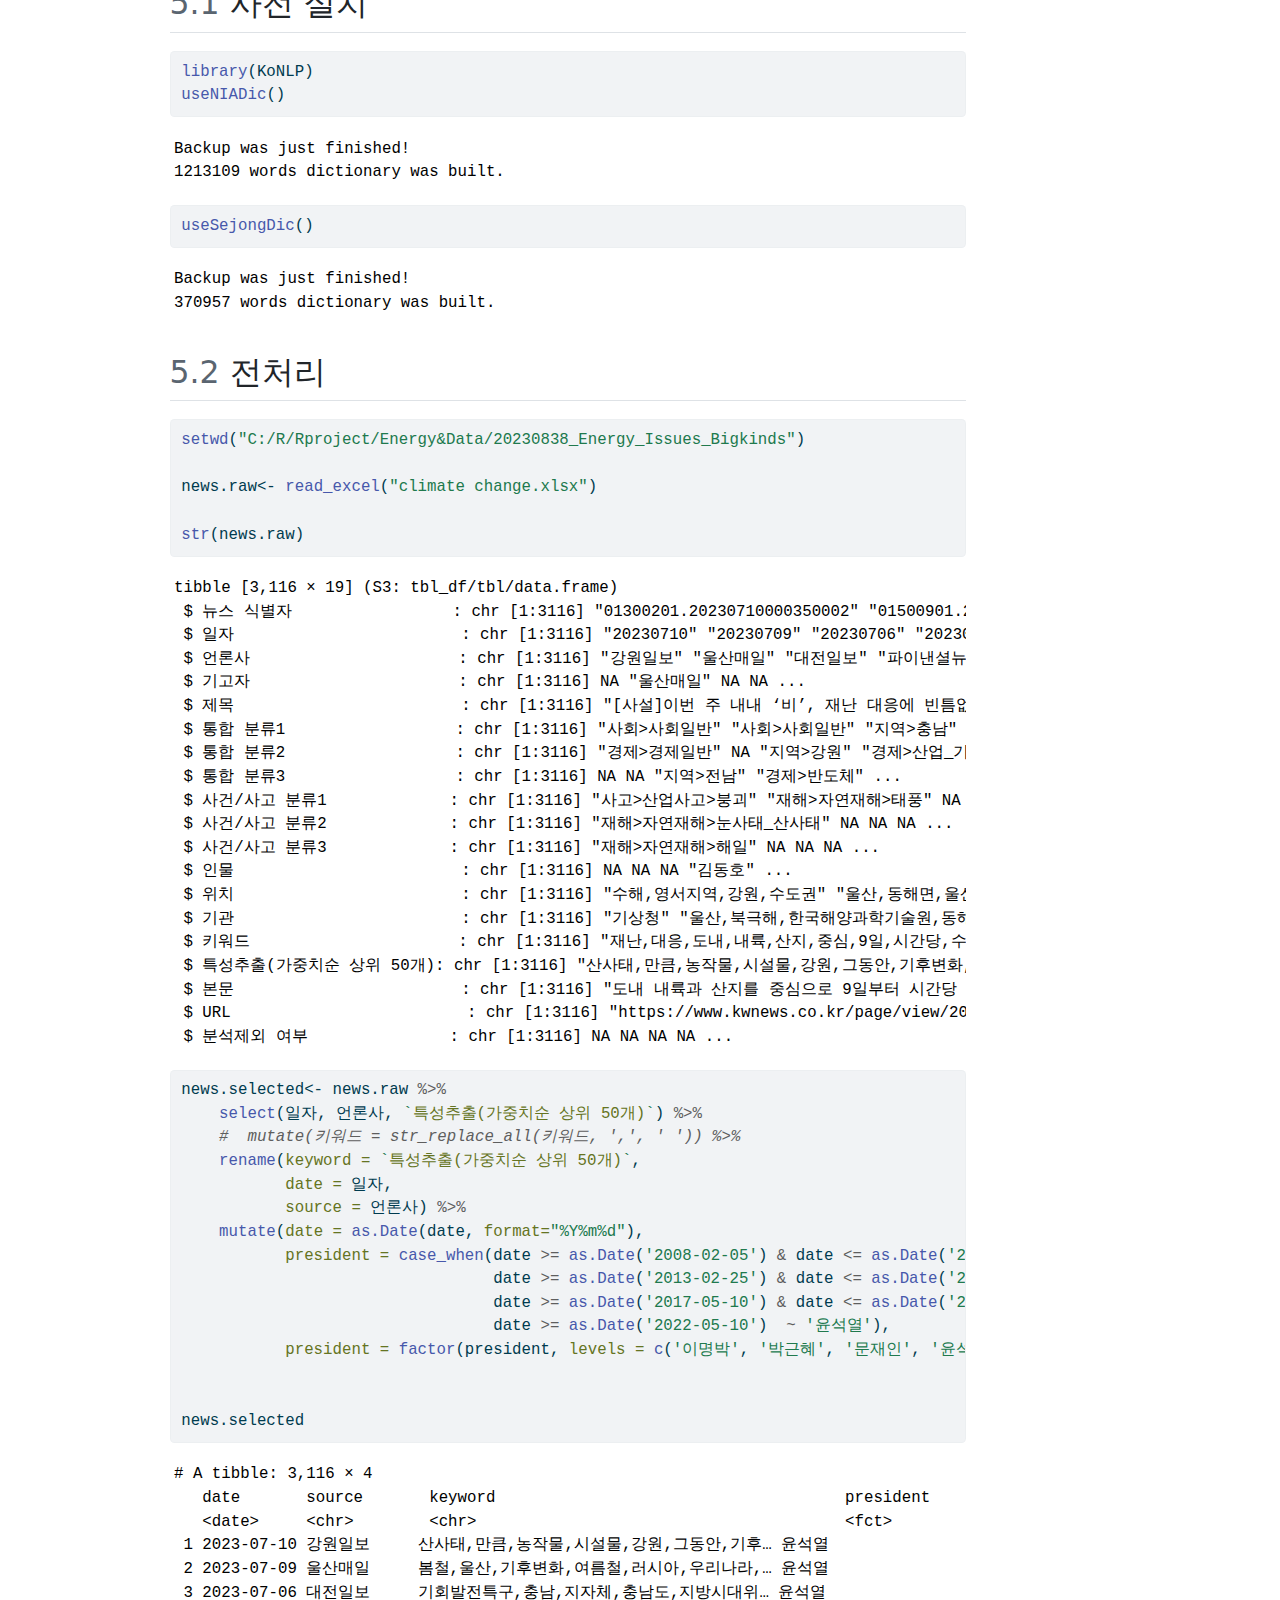
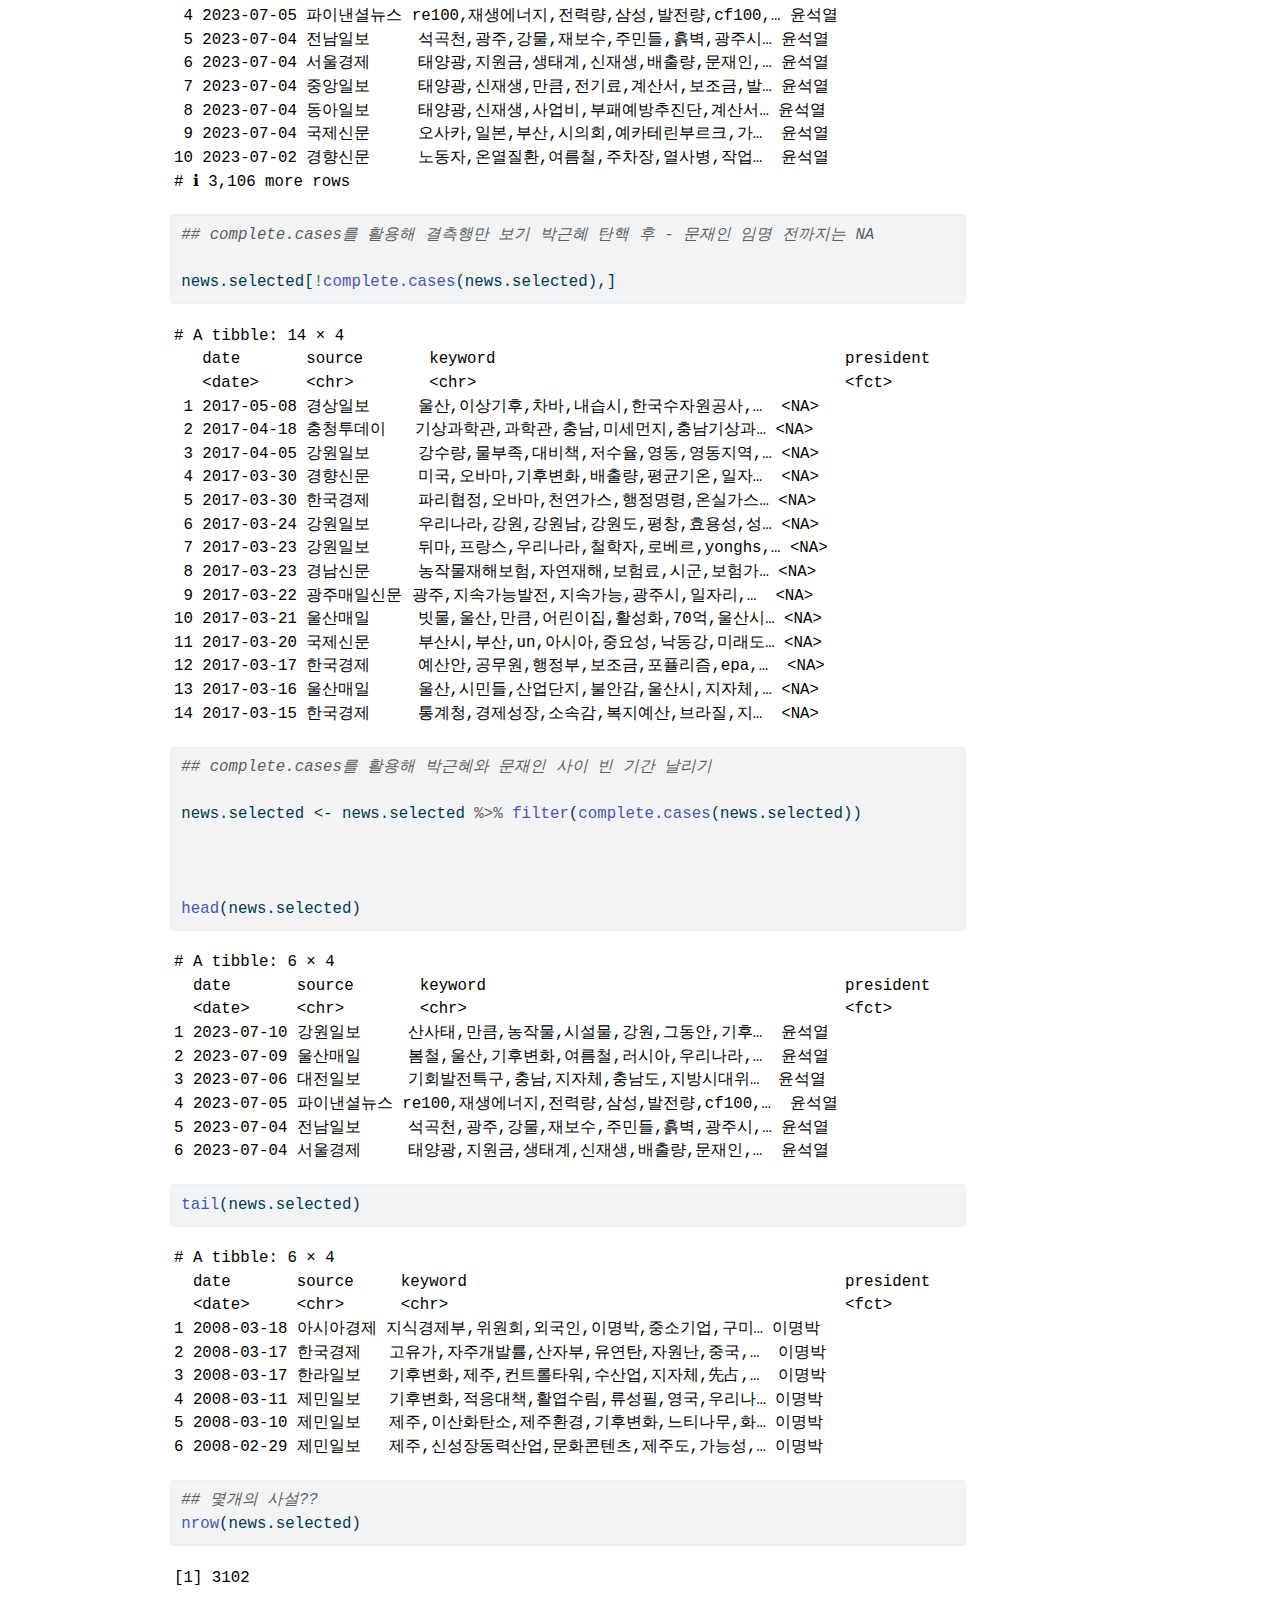
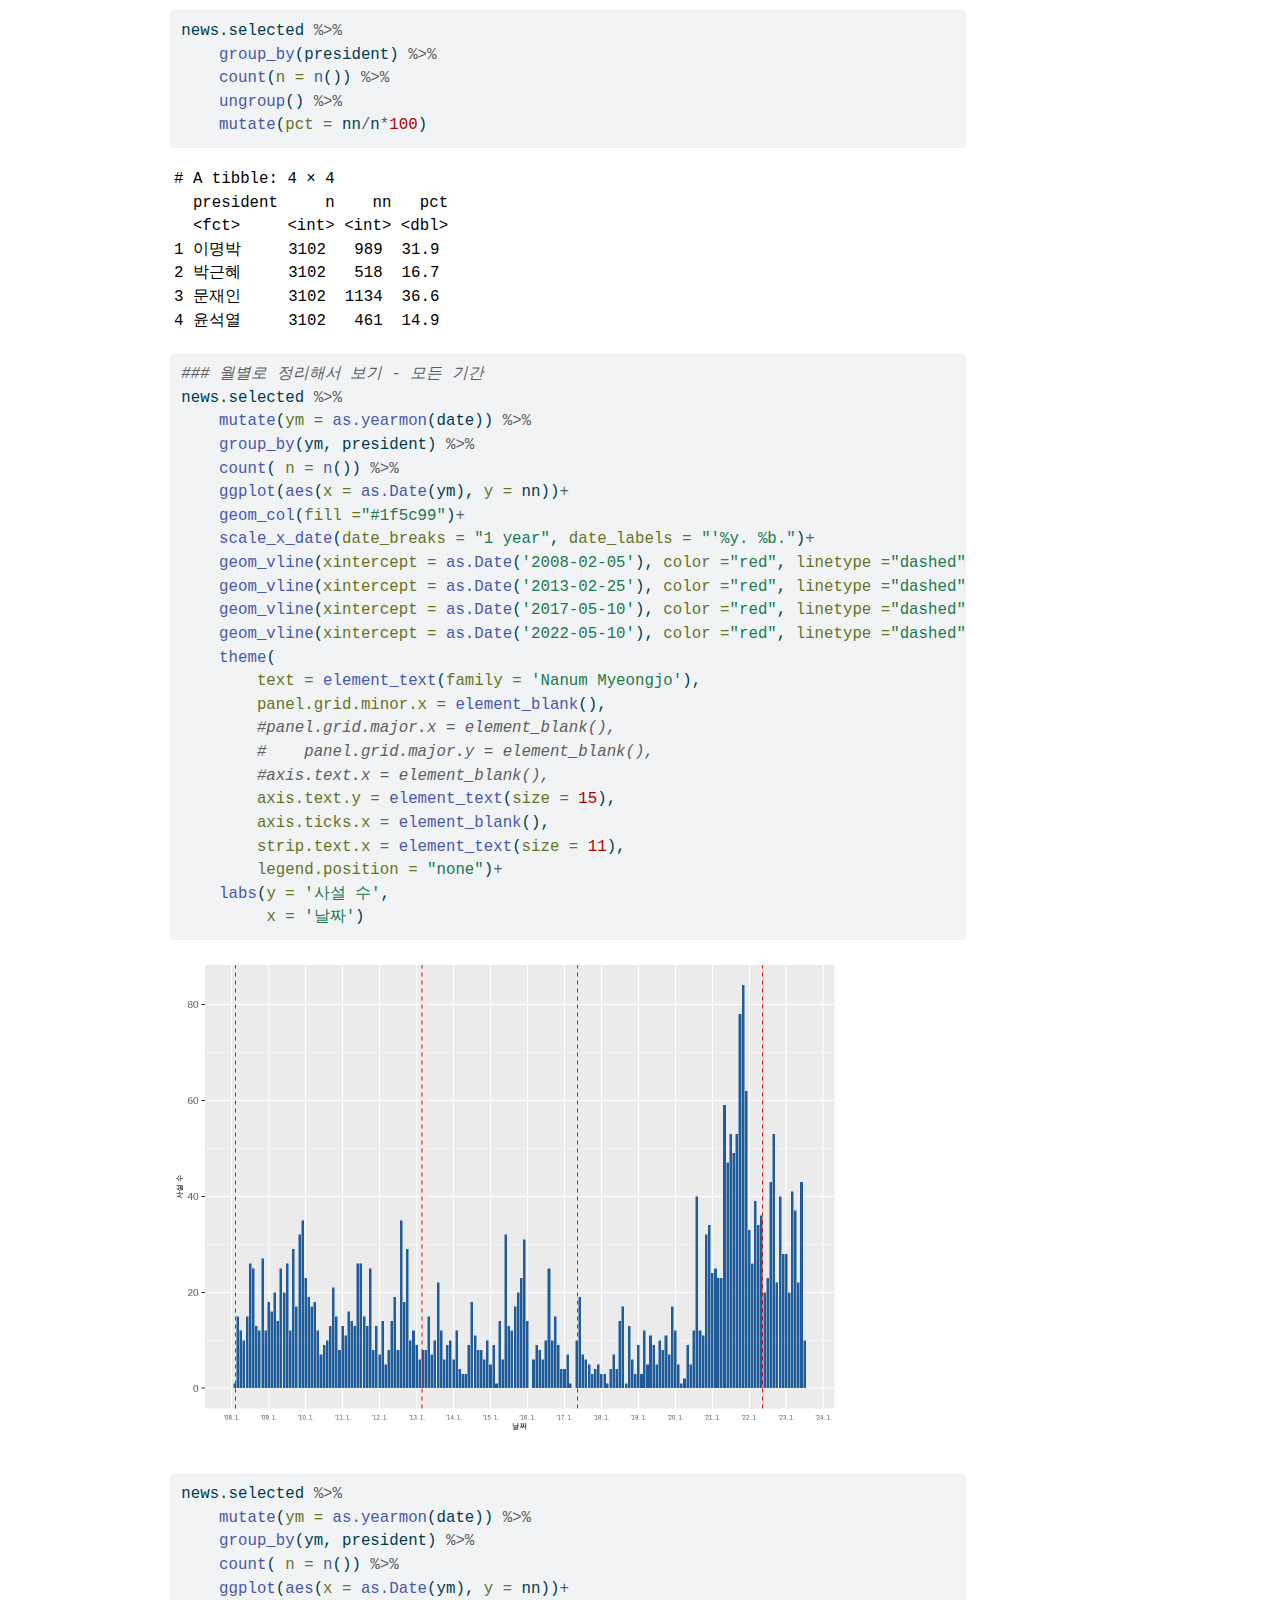
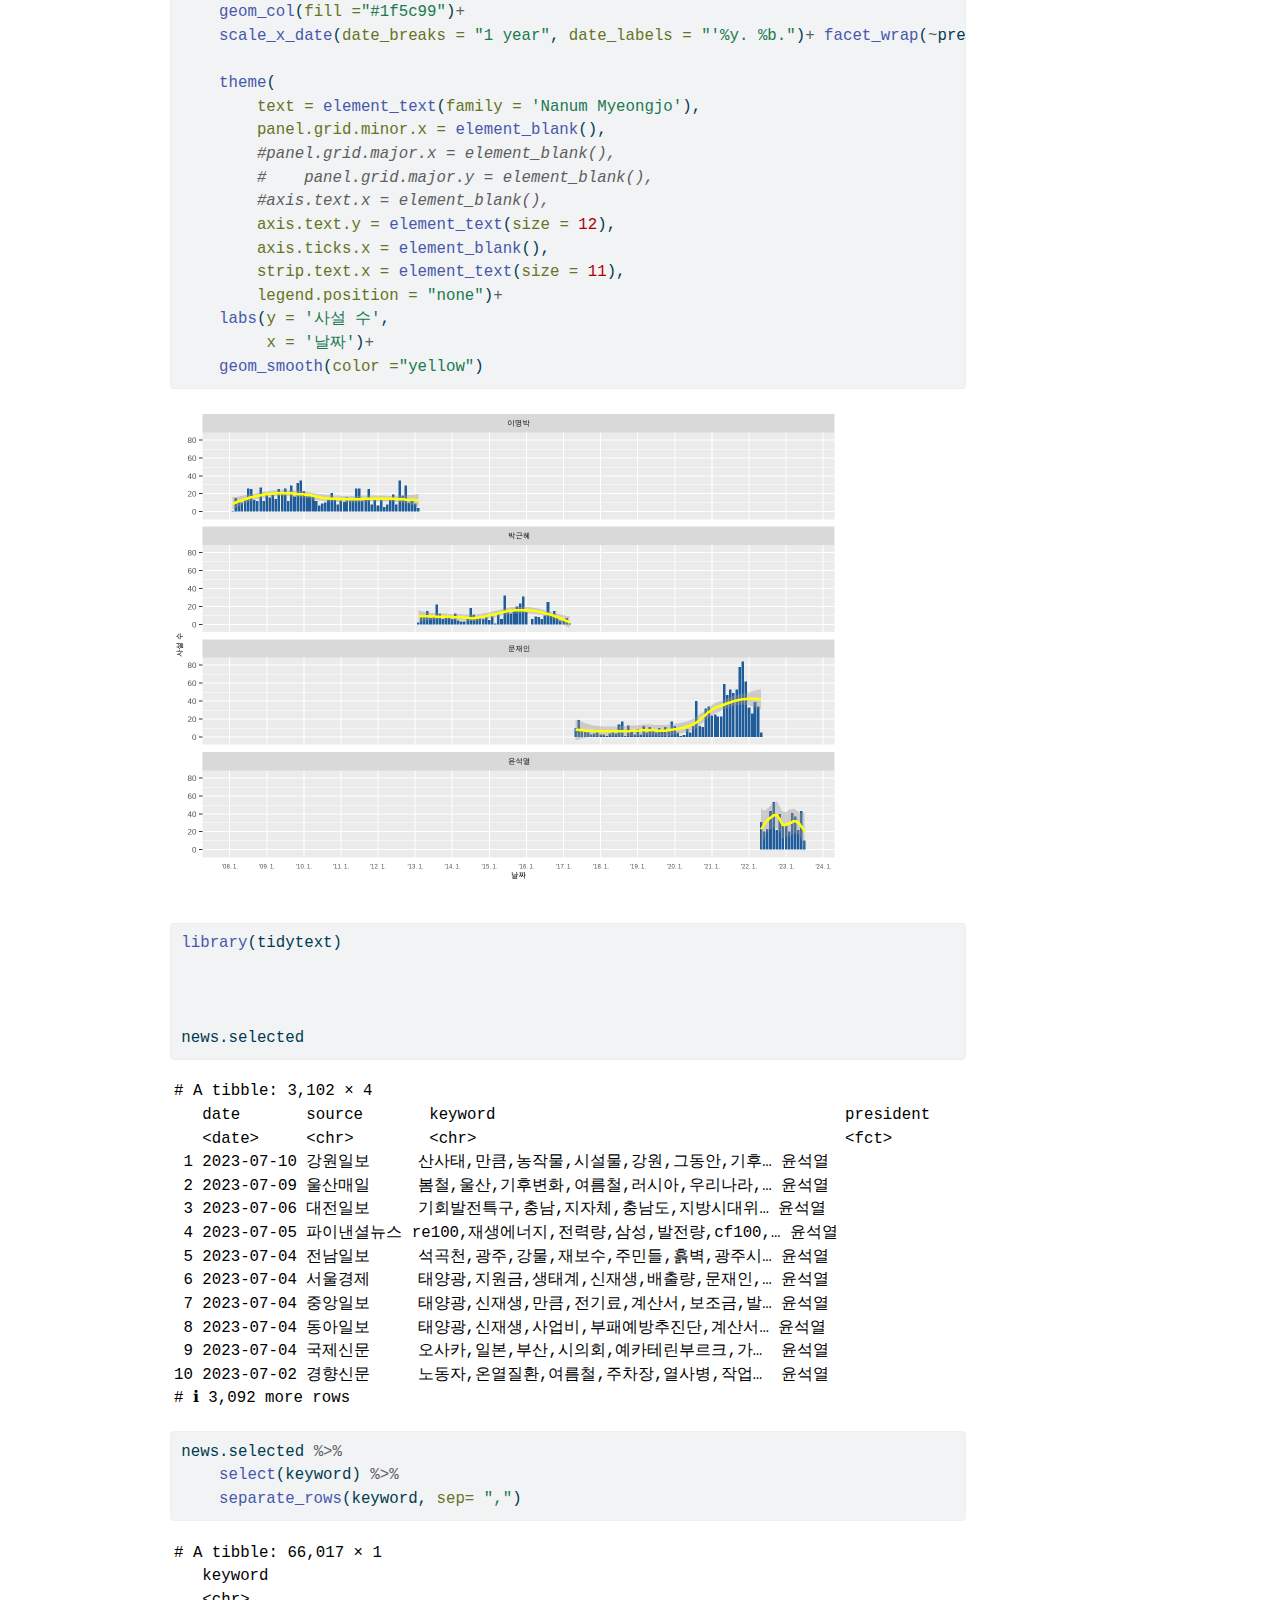
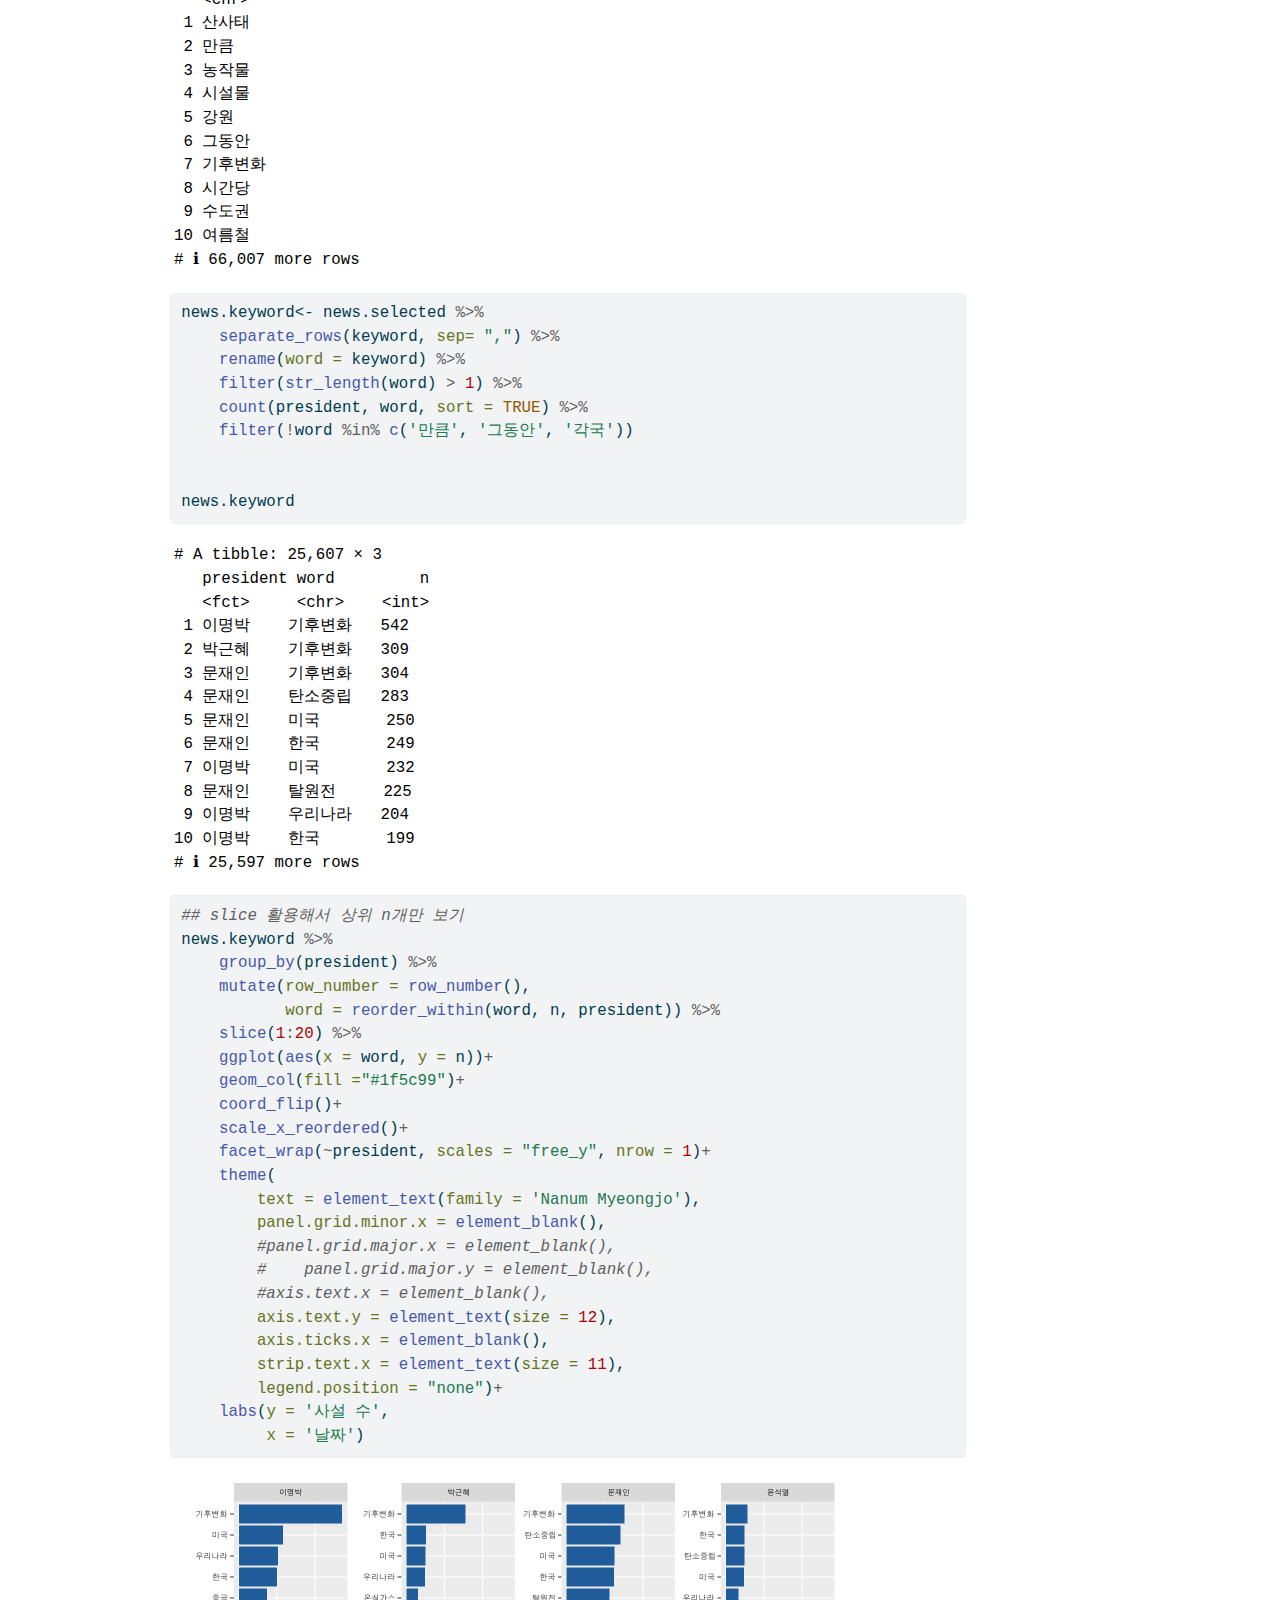
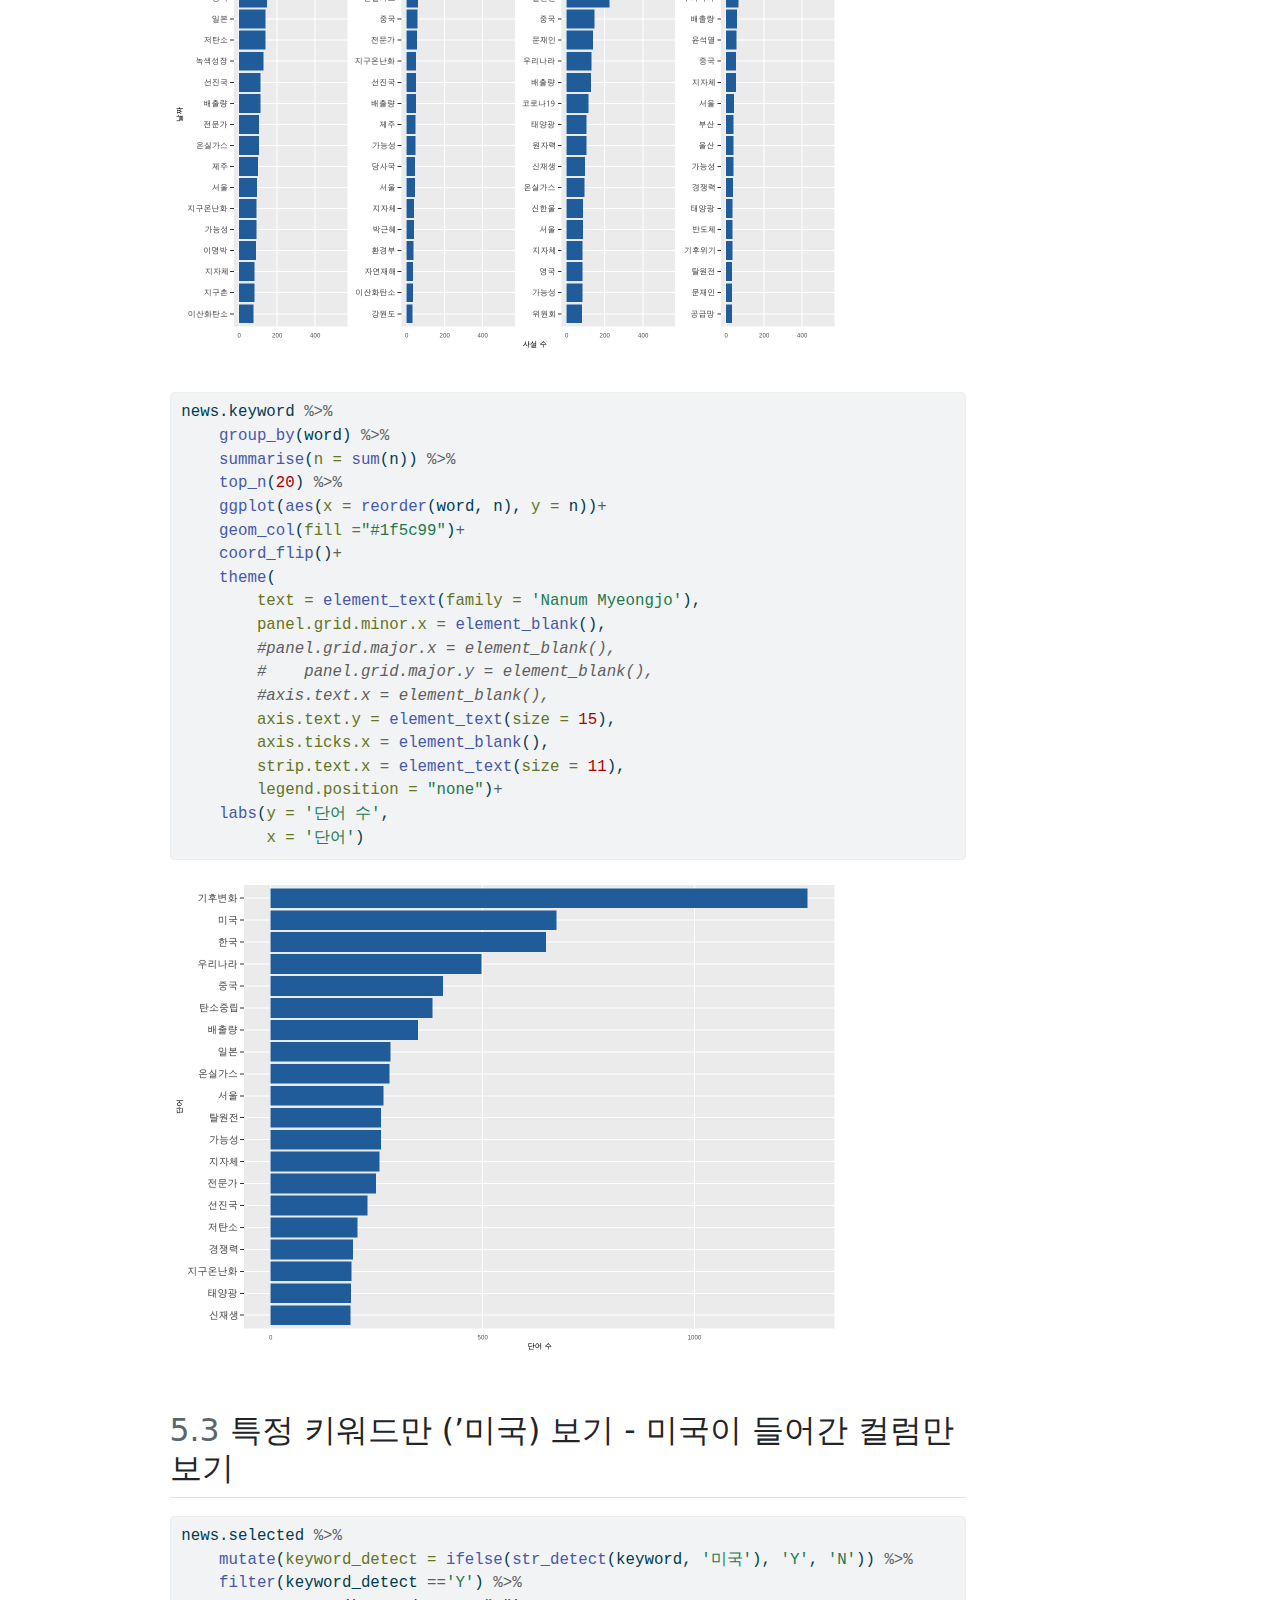
<file: docs/project_with_code.html>
<!DOCTYPE html>
<html xmlns="http://www.w3.org/1999/xhtml" lang="en" xml:lang="en"><head>

<meta charset="utf-8">
<meta name="generator" content="quarto-1.1.251">

<meta name="viewport" content="width=device-width, initial-scale=1.0, user-scalable=yes">

<meta name="author" content="안지석">
<meta name="dcterms.date" content="2023-09-11">

<title>Energy &amp; Data @ KIER - KIER기술정책플랫폼</title>
<style>
code{white-space: pre-wrap;}
span.smallcaps{font-variant: small-caps;}
div.columns{display: flex; gap: min(4vw, 1.5em);}
div.column{flex: auto; overflow-x: auto;}
div.hanging-indent{margin-left: 1.5em; text-indent: -1.5em;}
ul.task-list{list-style: none;}
ul.task-list li input[type="checkbox"] {
  width: 0.8em;
  margin: 0 0.8em 0.2em -1.6em;
  vertical-align: middle;
}
pre > code.sourceCode { white-space: pre; position: relative; }
pre > code.sourceCode > span { display: inline-block; line-height: 1.25; }
pre > code.sourceCode > span:empty { height: 1.2em; }
.sourceCode { overflow: visible; }
code.sourceCode > span { color: inherit; text-decoration: inherit; }
div.sourceCode { margin: 1em 0; }
pre.sourceCode { margin: 0; }
@media screen {
div.sourceCode { overflow: auto; }
}
@media print {
pre > code.sourceCode { white-space: pre-wrap; }
pre > code.sourceCode > span { text-indent: -5em; padding-left: 5em; }
}
pre.numberSource code
  { counter-reset: source-line 0; }
pre.numberSource code > span
  { position: relative; left: -4em; counter-increment: source-line; }
pre.numberSource code > span > a:first-child::before
  { content: counter(source-line);
    position: relative; left: -1em; text-align: right; vertical-align: baseline;
    border: none; display: inline-block;
    -webkit-touch-callout: none; -webkit-user-select: none;
    -khtml-user-select: none; -moz-user-select: none;
    -ms-user-select: none; user-select: none;
    padding: 0 4px; width: 4em;
    color: #aaaaaa;
  }
pre.numberSource { margin-left: 3em; border-left: 1px solid #aaaaaa;  padding-left: 4px; }
div.sourceCode
  {   }
@media screen {
pre > code.sourceCode > span > a:first-child::before { text-decoration: underline; }
}
code span.al { color: #ff0000; font-weight: bold; } /* Alert */
code span.an { color: #60a0b0; font-weight: bold; font-style: italic; } /* Annotation */
code span.at { color: #7d9029; } /* Attribute */
code span.bn { color: #40a070; } /* BaseN */
code span.bu { color: #008000; } /* BuiltIn */
code span.cf { color: #007020; font-weight: bold; } /* ControlFlow */
code span.ch { color: #4070a0; } /* Char */
code span.cn { color: #880000; } /* Constant */
code span.co { color: #60a0b0; font-style: italic; } /* Comment */
code span.cv { color: #60a0b0; font-weight: bold; font-style: italic; } /* CommentVar */
code span.do { color: #ba2121; font-style: italic; } /* Documentation */
code span.dt { color: #902000; } /* DataType */
code span.dv { color: #40a070; } /* DecVal */
code span.er { color: #ff0000; font-weight: bold; } /* Error */
code span.ex { } /* Extension */
code span.fl { color: #40a070; } /* Float */
code span.fu { color: #06287e; } /* Function */
code span.im { color: #008000; font-weight: bold; } /* Import */
code span.in { color: #60a0b0; font-weight: bold; font-style: italic; } /* Information */
code span.kw { color: #007020; font-weight: bold; } /* Keyword */
code span.op { color: #666666; } /* Operator */
code span.ot { color: #007020; } /* Other */
code span.pp { color: #bc7a00; } /* Preprocessor */
code span.sc { color: #4070a0; } /* SpecialChar */
code span.ss { color: #bb6688; } /* SpecialString */
code span.st { color: #4070a0; } /* String */
code span.va { color: #19177c; } /* Variable */
code span.vs { color: #4070a0; } /* VerbatimString */
code span.wa { color: #60a0b0; font-weight: bold; font-style: italic; } /* Warning */
</style>


<script src="site_libs/quarto-nav/quarto-nav.js"></script>
<script src="site_libs/quarto-nav/headroom.min.js"></script>
<script src="site_libs/clipboard/clipboard.min.js"></script>
<script src="site_libs/quarto-search/autocomplete.umd.js"></script>
<script src="site_libs/quarto-search/fuse.min.js"></script>
<script src="site_libs/quarto-search/quarto-search.js"></script>
<meta name="quarto:offset" content="./">
<link href="././img/analysis.png" rel="icon" type="image/png">
<script src="site_libs/quarto-html/quarto.js"></script>
<script src="site_libs/quarto-html/popper.min.js"></script>
<script src="site_libs/quarto-html/tippy.umd.min.js"></script>
<script src="site_libs/quarto-html/anchor.min.js"></script>
<link href="site_libs/quarto-html/tippy.css" rel="stylesheet">
<link href="site_libs/quarto-html/quarto-syntax-highlighting.css" rel="stylesheet" id="quarto-text-highlighting-styles">
<script src="site_libs/bootstrap/bootstrap.min.js"></script>
<link href="site_libs/bootstrap/bootstrap-icons.css" rel="stylesheet">
<link href="site_libs/bootstrap/bootstrap.min.css" rel="stylesheet" id="quarto-bootstrap" data-mode="light">
<script id="quarto-search-options" type="application/json">{
  "location": "navbar",
  "copy-button": false,
  "collapse-after": 3,
  "panel-placement": "end",
  "type": "overlay",
  "limit": 20,
  "language": {
    "search-no-results-text": "No results",
    "search-matching-documents-text": "matching documents",
    "search-copy-link-title": "Copy link to search",
    "search-hide-matches-text": "Hide additional matches",
    "search-more-match-text": "more match in this document",
    "search-more-matches-text": "more matches in this document",
    "search-clear-button-title": "Clear",
    "search-detached-cancel-button-title": "Cancel",
    "search-submit-button-title": "Submit"
  }
}</script>


<meta property="og:title" content="Energy &amp; Data @ KIER - KIER기술정책플랫폼">
<meta property="og:description" content="참고 유튜브">
<meta property="og:site-name" content="Energy &amp; Data @ KIER">
</head>

<body class="nav-fixed">

<div id="quarto-search-results"></div>
  <header id="quarto-header" class="headroom fixed-top">
    <nav class="navbar navbar-expand-lg navbar-dark ">
      <div class="navbar-container container-fluid">
      <div class="navbar-brand-container">
    <a class="navbar-brand" href="./index.html">
    <span class="navbar-title">Energy &amp; Data @ KIER</span>
    </a>
  </div>
          <button class="navbar-toggler" type="button" data-bs-toggle="collapse" data-bs-target="#navbarCollapse" aria-controls="navbarCollapse" aria-expanded="false" aria-label="Toggle navigation" onclick="if (window.quartoToggleHeadroom) { window.quartoToggleHeadroom(); }">
  <span class="navbar-toggler-icon"></span>
</button>
          <div class="collapse navbar-collapse" id="navbarCollapse">
            <ul class="navbar-nav navbar-nav-scroll me-auto">
  <li class="nav-item">
    <a class="nav-link active" href="./project_with_code.html" aria-current="page">Energy &amp; Data</a>
  </li>  
  <li class="nav-item">
    <a class="nav-link" href="./sector_coupling.html">Sector Coupling</a>
  </li>  
</ul>
              <div id="quarto-search" class="" title="Search"></div>
          </div> <!-- /navcollapse -->
      </div> <!-- /container-fluid -->
    </nav>
</header>
<!-- content -->
<div id="quarto-content" class="quarto-container page-columns page-rows-contents page-layout-article page-navbar">
<!-- sidebar -->
<!-- margin-sidebar -->
    <div id="quarto-margin-sidebar" class="sidebar margin-sidebar">
        <nav id="TOC" role="doc-toc" class="toc-active">
    <h2 id="toc-title">목차</h2>
   
  <ul class="collapse">
  <li><a href="#통계청-소비자물가지수를-활용한-분석" id="toc-통계청-소비자물가지수를-활용한-분석" class="nav-link active" data-scroll-target="#통계청-소비자물가지수를-활용한-분석"><span class="toc-section-number">1</span>  통계청 소비자물가지수를 활용한 분석</a></li>
  <li><a href="#암모니아-수용성-분석" id="toc-암모니아-수용성-분석" class="nav-link" data-scroll-target="#암모니아-수용성-분석"><span class="toc-section-number">2</span>  암모니아 수용성 분석</a></li>
  <li><a href="#rd-프로젝트의-위험-요인과-위험-관리-전략-분석" id="toc-rd-프로젝트의-위험-요인과-위험-관리-전략-분석" class="nav-link" data-scroll-target="#rd-프로젝트의-위험-요인과-위험-관리-전략-분석"><span class="toc-section-number">3</span>  R&amp;D 프로젝트의 위험 요인과 위험 관리 전략 분석</a></li>
  <li><a href="#신재생에너지-잠재량-vs-신재생에너지-발전량" id="toc-신재생에너지-잠재량-vs-신재생에너지-발전량" class="nav-link" data-scroll-target="#신재생에너지-잠재량-vs-신재생에너지-발전량"><span class="toc-section-number">4</span>  신재생에너지 잠재량 Vs 신재생에너지 발전량</a></li>
  <li><a href="#텍스트-마이닝을-활용한-정권별-에너지정책-이슈-분석" id="toc-텍스트-마이닝을-활용한-정권별-에너지정책-이슈-분석" class="nav-link" data-scroll-target="#텍스트-마이닝을-활용한-정권별-에너지정책-이슈-분석"><span class="toc-section-number">5</span>  텍스트 마이닝을 활용한 정권별 에너지정책 이슈 분석</a>
  <ul class="collapse">
  <li><a href="#사전-설치" id="toc-사전-설치" class="nav-link" data-scroll-target="#사전-설치"><span class="toc-section-number">5.1</span>  사전 설치</a></li>
  <li><a href="#전처리" id="toc-전처리" class="nav-link" data-scroll-target="#전처리"><span class="toc-section-number">5.2</span>  전처리</a></li>
  <li><a href="#특정-키워드만-미국-보기---미국이-들어간-컬럼만-보기" id="toc-특정-키워드만-미국-보기---미국이-들어간-컬럼만-보기" class="nav-link" data-scroll-target="#특정-키워드만-미국-보기---미국이-들어간-컬럼만-보기"><span class="toc-section-number">5.3</span>  특정 키워드만 (’미국) 보기 - 미국이 들어간 컬럼만 보기</a></li>
  <li><a href="#정권별로-구분해서---count로" id="toc-정권별로-구분해서---count로" class="nav-link" data-scroll-target="#정권별로-구분해서---count로"><span class="toc-section-number">5.4</span>  정권별로 구분해서? - count로</a></li>
  <li><a href="#네트워크-만들기" id="toc-네트워크-만들기" class="nav-link" data-scroll-target="#네트워크-만들기"><span class="toc-section-number">5.5</span>  네트워크 만들기</a></li>
  <li><a href="#연결중심성-pairwise_count-단어-동시-출현-빈도-filter-50" id="toc-연결중심성-pairwise_count-단어-동시-출현-빈도-filter-50" class="nav-link" data-scroll-target="#연결중심성-pairwise_count-단어-동시-출현-빈도-filter-50"><span class="toc-section-number">5.6</span>  연결중심성 pairwise_count : 단어 동시 출현 빈도 (filter &gt;=50)</a></li>
  </ul></li>
  <li><a href="#전력자립도지역---출처-kesis" id="toc-전력자립도지역---출처-kesis" class="nav-link" data-scroll-target="#전력자립도지역---출처-kesis"><span class="toc-section-number">6</span>  전력자립도(지역) - 출처: KESIS</a>
  <ul class="collapse">
  <li><a href="#라이브러리랑-데이터-가져오기" id="toc-라이브러리랑-데이터-가져오기" class="nav-link" data-scroll-target="#라이브러리랑-데이터-가져오기"><span class="toc-section-number">6.1</span>  라이브러리랑 데이터 가져오기</a></li>
  </ul></li>
  <li><a href="#대한민국-지역별-태양광-사업용자가용-발전량" id="toc-대한민국-지역별-태양광-사업용자가용-발전량" class="nav-link" data-scroll-target="#대한민국-지역별-태양광-사업용자가용-발전량"><span class="toc-section-number">7</span>  2005-2020 대한민국 지역별 태양광 사업용/자가용 발전량</a></li>
  </ul>
</nav>
    </div>
<!-- main -->
<main class="content" id="quarto-document-content">

<header id="title-block-header" class="quarto-title-block default">
<div class="quarto-title">
<h1 class="title">KIER기술정책플랫폼</h1>
</div>


<div class="quarto-title-meta-author">
  <div class="quarto-title-meta-heading">Author</div>
  <div class="quarto-title-meta-heading">Affiliation</div>
  
    <div class="quarto-title-meta-contents">
    안지석 
  </div>
    <div class="quarto-title-meta-contents">
        <p class="affiliation">
            한국에너지기술연구원 정책연구실
          </p>
      </div>
    </div>

<div class="quarto-title-meta">

      
    <div>
    <div class="quarto-title-meta-heading">Published</div>
    <div class="quarto-title-meta-contents">
      <p class="date">September 11, 2023</p>
    </div>
  </div>
    
  </div>
  

</header>

<section id="통계청-소비자물가지수를-활용한-분석" class="level1" data-number="1">
<h1 data-number="1"><span class="header-section-number">1</span> 통계청 소비자물가지수를 활용한 분석</h1>
<div class="cell">
<div class="sourceCode cell-code" id="cb1"><pre class="sourceCode r code-with-copy"><code class="sourceCode r"><span id="cb1-1"><a href="#cb1-1" aria-hidden="true" tabindex="-1"></a><span class="fu">library</span>(tidyverse)</span>
<span id="cb1-2"><a href="#cb1-2" aria-hidden="true" tabindex="-1"></a><span class="fu">library</span>(readxl)</span>
<span id="cb1-3"><a href="#cb1-3" aria-hidden="true" tabindex="-1"></a><span class="fu">library</span>(lubridate)</span>
<span id="cb1-4"><a href="#cb1-4" aria-hidden="true" tabindex="-1"></a><span class="fu">library</span>(zoo)</span>
<span id="cb1-5"><a href="#cb1-5" aria-hidden="true" tabindex="-1"></a><span class="fu">library</span>(showtext)</span>
<span id="cb1-6"><a href="#cb1-6" aria-hidden="true" tabindex="-1"></a><span class="fu">library</span>(extrafont)</span>
<span id="cb1-7"><a href="#cb1-7" aria-hidden="true" tabindex="-1"></a></span>
<span id="cb1-8"><a href="#cb1-8" aria-hidden="true" tabindex="-1"></a><span class="fu">showtext_auto</span>()</span>
<span id="cb1-9"><a href="#cb1-9" aria-hidden="true" tabindex="-1"></a></span>
<span id="cb1-10"><a href="#cb1-10" aria-hidden="true" tabindex="-1"></a><span class="fu">font_add_google</span>(<span class="st">"Nanum Gothic"</span>, <span class="st">"nanumgothic"</span>)</span>
<span id="cb1-11"><a href="#cb1-11" aria-hidden="true" tabindex="-1"></a><span class="fu">font_add_google</span>(<span class="st">"Poor Story"</span>, <span class="st">"poorstory"</span>)</span>
<span id="cb1-12"><a href="#cb1-12" aria-hidden="true" tabindex="-1"></a></span>
<span id="cb1-13"><a href="#cb1-13" aria-hidden="true" tabindex="-1"></a></span>
<span id="cb1-14"><a href="#cb1-14" aria-hidden="true" tabindex="-1"></a><span class="co">#R 버전 알려주는 코드 </span></span>
<span id="cb1-15"><a href="#cb1-15" aria-hidden="true" tabindex="-1"></a>R.version</span></code><button title="Copy to Clipboard" class="code-copy-button"><i class="bi"></i></button></pre></div>
<div class="cell-output cell-output-stdout">
<pre><code>               _                                
platform       x86_64-w64-mingw32               
arch           x86_64                           
os             mingw32                          
crt            ucrt                             
system         x86_64, mingw32                  
status                                          
major          4                                
minor          3.1                              
year           2023                             
month          06                               
day            16                               
svn rev        84548                            
language       R                                
version.string R version 4.3.1 (2023-06-16 ucrt)
nickname       Beagle Scouts                    </code></pre>
</div>
<div class="sourceCode cell-code" id="cb3"><pre class="sourceCode r code-with-copy"><code class="sourceCode r"><span id="cb3-1"><a href="#cb3-1" aria-hidden="true" tabindex="-1"></a>price_raw <span class="ot">&lt;-</span> <span class="fu">read_excel</span>(<span class="st">"230821_생활물가지수.xlsx"</span>, <span class="at">sheet =</span><span class="st">"Sheet1"</span>)</span>
<span id="cb3-2"><a href="#cb3-2" aria-hidden="true" tabindex="-1"></a></span>
<span id="cb3-3"><a href="#cb3-3" aria-hidden="true" tabindex="-1"></a></span>
<span id="cb3-4"><a href="#cb3-4" aria-hidden="true" tabindex="-1"></a><span class="fu">unique</span>(price_raw<span class="sc">$</span>type)</span></code><button title="Copy to Clipboard" class="code-copy-button"><i class="bi"></i></button></pre></div>
<div class="cell-output cell-output-stdout">
<pre><code> [1] "총지수"     "커피(외식)" "소주(외식)" "맥주(외식)" "전기료"    
 [6] "도시가스"   "휘발유"     "경유"       "시내버스료" "택시료"    </code></pre>
</div>
<div class="sourceCode cell-code" id="cb5"><pre class="sourceCode r code-with-copy"><code class="sourceCode r"><span id="cb5-1"><a href="#cb5-1" aria-hidden="true" tabindex="-1"></a>price_tidy<span class="ot">&lt;-</span> price_raw <span class="sc">%&gt;%</span> </span>
<span id="cb5-2"><a href="#cb5-2" aria-hidden="true" tabindex="-1"></a>  <span class="fu">pivot_longer</span>(<span class="sc">-</span>type, <span class="at">values_to =</span><span class="st">"value"</span>, <span class="at">names_to =</span> <span class="st">"date"</span>) <span class="sc">%&gt;%</span> </span>
<span id="cb5-3"><a href="#cb5-3" aria-hidden="true" tabindex="-1"></a>  <span class="fu">mutate</span>(<span class="at">date =</span> zoo<span class="sc">::</span><span class="fu">as.yearmon</span>(date, <span class="st">"%Y.%m"</span>),</span>
<span id="cb5-4"><a href="#cb5-4" aria-hidden="true" tabindex="-1"></a>         <span class="at">color_label =</span> <span class="fu">case_when</span>(type <span class="sc">==</span><span class="st">'경유'</span><span class="sc">~</span> type,</span>
<span id="cb5-5"><a href="#cb5-5" aria-hidden="true" tabindex="-1"></a>                                 type <span class="sc">==</span><span class="st">"도시가스"</span> <span class="sc">~</span> type,</span>
<span id="cb5-6"><a href="#cb5-6" aria-hidden="true" tabindex="-1"></a>                                 <span class="cn">TRUE</span> <span class="sc">~</span> <span class="st">'기타'</span>))</span>
<span id="cb5-7"><a href="#cb5-7" aria-hidden="true" tabindex="-1"></a></span>
<span id="cb5-8"><a href="#cb5-8" aria-hidden="true" tabindex="-1"></a><span class="fu">range</span>(price_tidy<span class="sc">$</span>date)</span></code><button title="Copy to Clipboard" class="code-copy-button"><i class="bi"></i></button></pre></div>
<div class="cell-output cell-output-stdout">
<pre><code>[1] "1 2014" "7 2023"</code></pre>
</div>
</div>
<div class="cell">
<div class="sourceCode cell-code" id="cb7"><pre class="sourceCode r code-with-copy"><code class="sourceCode r"><span id="cb7-1"><a href="#cb7-1" aria-hidden="true" tabindex="-1"></a>price_img <span class="ot">&lt;-</span> price_tidy <span class="sc">%&gt;%</span> </span>
<span id="cb7-2"><a href="#cb7-2" aria-hidden="true" tabindex="-1"></a>  <span class="fu">ggplot</span>() <span class="sc">+</span></span>
<span id="cb7-3"><a href="#cb7-3" aria-hidden="true" tabindex="-1"></a>  <span class="fu">geom_line</span>(<span class="at">data =</span>. <span class="sc">%&gt;%</span> <span class="fu">filter</span>(<span class="sc">!</span>type <span class="sc">%in%</span> <span class="fu">c</span>(<span class="st">"도시가스"</span>, <span class="st">"경유"</span>)), <span class="fu">aes</span>(<span class="at">x =</span> date, <span class="at">y =</span> value, <span class="at">group =</span> type), <span class="at">linewidth =</span> <span class="fl">1.2</span>,  <span class="at">color =</span><span class="st">"gray"</span>)<span class="sc">+</span></span>
<span id="cb7-4"><a href="#cb7-4" aria-hidden="true" tabindex="-1"></a>  <span class="fu">geom_line</span>(<span class="at">data =</span>. <span class="sc">%&gt;%</span> <span class="fu">filter</span>(type <span class="sc">==</span><span class="st">"경유"</span>), <span class="fu">aes</span>(<span class="at">x =</span> date, <span class="at">y =</span> value), <span class="at">linewidth =</span> <span class="fl">1.5</span>,  <span class="at">color =</span><span class="st">"red"</span>)<span class="sc">+</span></span>
<span id="cb7-5"><a href="#cb7-5" aria-hidden="true" tabindex="-1"></a>  <span class="fu">geom_line</span>(<span class="at">data =</span>. <span class="sc">%&gt;%</span> <span class="fu">filter</span>(type <span class="sc">==</span><span class="st">"도시가스"</span>), <span class="fu">aes</span>(<span class="at">x =</span> date, <span class="at">y =</span> value), <span class="at">linewidth =</span> <span class="fl">1.5</span>,  <span class="at">color =</span><span class="st">"blue"</span>)<span class="sc">+</span></span>
<span id="cb7-6"><a href="#cb7-6" aria-hidden="true" tabindex="-1"></a>    <span class="fu">theme_bw</span>()<span class="sc">+</span></span>
<span id="cb7-7"><a href="#cb7-7" aria-hidden="true" tabindex="-1"></a>  <span class="fu">theme_minimal</span>()<span class="sc">+</span></span>
<span id="cb7-8"><a href="#cb7-8" aria-hidden="true" tabindex="-1"></a>  <span class="fu">theme</span>(<span class="at">plot.title =</span> <span class="fu">element_text</span>(<span class="at">family=</span><span class="st">"nanumgothic"</span>))<span class="sc">+</span></span>
<span id="cb7-9"><a href="#cb7-9" aria-hidden="true" tabindex="-1"></a>  <span class="fu">labs</span>(<span class="at">title =</span><span class="st">"물가지수에서 경유와 도시가스만 표기"</span>,</span>
<span id="cb7-10"><a href="#cb7-10" aria-hidden="true" tabindex="-1"></a>       <span class="at">subtitle =</span><span class="st">"물가지수에서 에너지가 차지하는 정도를 보기 위해 만들었다"</span>)</span>
<span id="cb7-11"><a href="#cb7-11" aria-hidden="true" tabindex="-1"></a></span>
<span id="cb7-12"><a href="#cb7-12" aria-hidden="true" tabindex="-1"></a>price_img</span></code><button title="Copy to Clipboard" class="code-copy-button"><i class="bi"></i></button></pre></div>
<div class="cell-output-display">
<p><img src="project_with_code_files/figure-html/unnamed-chunk-2-1.png" class="img-fluid" style="width:80.0%"></p>
</div>
</div>
<p><img src="경유와%20휘발유.png" class="img-fluid"></p>
<div class="cell">
<div class="sourceCode cell-code" id="cb8"><pre class="sourceCode r code-with-copy"><code class="sourceCode r"><span id="cb8-1"><a href="#cb8-1" aria-hidden="true" tabindex="-1"></a><span class="fu">library</span>(zoo)</span>
<span id="cb8-2"><a href="#cb8-2" aria-hidden="true" tabindex="-1"></a><span class="fu">library</span>(ggtext)</span>
<span id="cb8-3"><a href="#cb8-3" aria-hidden="true" tabindex="-1"></a>price_tidy <span class="sc">%&gt;%</span> </span>
<span id="cb8-4"><a href="#cb8-4" aria-hidden="true" tabindex="-1"></a>  <span class="co">#ggplot(aes(x = date, y = value, group = type, color = color_label))+</span></span>
<span id="cb8-5"><a href="#cb8-5" aria-hidden="true" tabindex="-1"></a>  <span class="fu">ggplot</span>() <span class="sc">+</span></span>
<span id="cb8-6"><a href="#cb8-6" aria-hidden="true" tabindex="-1"></a>  <span class="fu">geom_line</span>(<span class="at">data =</span>. <span class="sc">%&gt;%</span> <span class="fu">filter</span>(<span class="sc">!</span>type <span class="sc">%in%</span> <span class="fu">c</span>(</span>
<span id="cb8-7"><a href="#cb8-7" aria-hidden="true" tabindex="-1"></a>    <span class="co">#"도시가스", </span></span>
<span id="cb8-8"><a href="#cb8-8" aria-hidden="true" tabindex="-1"></a>    <span class="co">#"경유", </span></span>
<span id="cb8-9"><a href="#cb8-9" aria-hidden="true" tabindex="-1"></a>    <span class="co">#"휘발유"</span></span>
<span id="cb8-10"><a href="#cb8-10" aria-hidden="true" tabindex="-1"></a>    <span class="st">"전기료"</span></span>
<span id="cb8-11"><a href="#cb8-11" aria-hidden="true" tabindex="-1"></a>  )), </span>
<span id="cb8-12"><a href="#cb8-12" aria-hidden="true" tabindex="-1"></a>  <span class="fu">aes</span>(<span class="at">x =</span> date, <span class="at">y =</span> value, <span class="at">group =</span> type), <span class="at">size =</span> <span class="fl">1.5</span>,  <span class="at">color =</span><span class="st">"gray"</span>)<span class="sc">+</span></span>
<span id="cb8-13"><a href="#cb8-13" aria-hidden="true" tabindex="-1"></a>  <span class="fu">geom_line</span>(<span class="at">data =</span>. <span class="sc">%&gt;%</span> <span class="fu">filter</span>(type <span class="sc">==</span><span class="st">"전기료"</span>), <span class="fu">aes</span>(<span class="at">x =</span> date, <span class="at">y =</span> value), <span class="at">size =</span> <span class="dv">2</span>,  <span class="at">color =</span><span class="st">"#f7c93a"</span>)<span class="sc">+</span></span>
<span id="cb8-14"><a href="#cb8-14" aria-hidden="true" tabindex="-1"></a>  <span class="co">#geom_line(data =. %&gt;% filter(type =="전기료"), aes(x = date, y = value), size = 1.5,  color ="brown")+</span></span>
<span id="cb8-15"><a href="#cb8-15" aria-hidden="true" tabindex="-1"></a>  <span class="co">#scale_x_date(date_breaks = "1 year", date_labels =paste0("'", "%y"))+</span></span>
<span id="cb8-16"><a href="#cb8-16" aria-hidden="true" tabindex="-1"></a>  <span class="fu">theme_bw</span>()<span class="sc">+</span></span>
<span id="cb8-17"><a href="#cb8-17" aria-hidden="true" tabindex="-1"></a>  <span class="fu">scale_y_continuous</span>(<span class="at">limits =</span> <span class="fu">c</span>(<span class="dv">0</span>, <span class="dv">200</span>))<span class="sc">+</span></span>
<span id="cb8-18"><a href="#cb8-18" aria-hidden="true" tabindex="-1"></a>  <span class="fu">theme_minimal</span>()<span class="sc">+</span></span>
<span id="cb8-19"><a href="#cb8-19" aria-hidden="true" tabindex="-1"></a>  <span class="fu">theme</span>(<span class="at">plot.title =</span> <span class="fu">element_text</span>(<span class="at">size =</span> <span class="dv">24</span>, <span class="at">family=</span><span class="st">"nanumgothic"</span>),</span>
<span id="cb8-20"><a href="#cb8-20" aria-hidden="true" tabindex="-1"></a>        <span class="at">plot.subtitle =</span><span class="fu">element_markdown</span>(<span class="at">size =</span> <span class="dv">20</span>),</span>
<span id="cb8-21"><a href="#cb8-21" aria-hidden="true" tabindex="-1"></a>        <span class="at">plot.background =</span><span class="fu">element_rect</span>(<span class="at">fill=</span><span class="st">"white"</span>),</span>
<span id="cb8-22"><a href="#cb8-22" aria-hidden="true" tabindex="-1"></a>        <span class="at">panel.grid.minor =</span> <span class="fu">element_blank</span>(),</span>
<span id="cb8-23"><a href="#cb8-23" aria-hidden="true" tabindex="-1"></a>        <span class="at">panel.grid.major.x =</span><span class="fu">element_blank</span>())<span class="sc">+</span></span>
<span id="cb8-24"><a href="#cb8-24" aria-hidden="true" tabindex="-1"></a>  <span class="fu">labs</span>(<span class="at">y =</span> <span class="st">"물가지수"</span>,</span>
<span id="cb8-25"><a href="#cb8-25" aria-hidden="true" tabindex="-1"></a>       <span class="at">x =</span><span class="st">'연도'</span>,</span>
<span id="cb8-26"><a href="#cb8-26" aria-hidden="true" tabindex="-1"></a>       <span class="at">title =</span><span class="st">"통계청 생활물가지수를 통해서 보는 에너지 물가"</span>,</span>
<span id="cb8-27"><a href="#cb8-27" aria-hidden="true" tabindex="-1"></a>       <span class="at">subtitle =</span><span class="st">"물가지수에서 &lt;span style = 'color:#f7c93a;'&gt;전기료&lt;/span&gt;만 표기"</span>,</span>
<span id="cb8-28"><a href="#cb8-28" aria-hidden="true" tabindex="-1"></a>       <span class="at">caption =</span> <span class="st">"Source: 통계청, Graphic: Jiseok"</span>)</span></code><button title="Copy to Clipboard" class="code-copy-button"><i class="bi"></i></button></pre></div>
<div class="cell-output-display">
<p><img src="project_with_code_files/figure-html/unnamed-chunk-3-1.png" class="img-fluid" width="672"></p>
</div>
</div>
<div class="cell">
<div class="sourceCode cell-code" id="cb9"><pre class="sourceCode r code-with-copy"><code class="sourceCode r"><span id="cb9-1"><a href="#cb9-1" aria-hidden="true" tabindex="-1"></a><span class="fu">library</span>(gghighlight)</span>
<span id="cb9-2"><a href="#cb9-2" aria-hidden="true" tabindex="-1"></a>price_tidy <span class="sc">%&gt;%</span> </span>
<span id="cb9-3"><a href="#cb9-3" aria-hidden="true" tabindex="-1"></a>  <span class="co">#ggplot(aes(x = date, y = value, group = type, color = color_label))+</span></span>
<span id="cb9-4"><a href="#cb9-4" aria-hidden="true" tabindex="-1"></a>  <span class="fu">ggplot</span>(<span class="fu">aes</span>(<span class="at">x =</span> date, <span class="at">y =</span> value, <span class="at">group =</span> type)) <span class="sc">+</span></span>
<span id="cb9-5"><a href="#cb9-5" aria-hidden="true" tabindex="-1"></a>  <span class="fu">geom_line</span>(<span class="at">linewidth =</span> <span class="fl">1.2</span>, <span class="at">color =</span><span class="st">'#f4481a'</span>)<span class="sc">+</span></span>
<span id="cb9-6"><a href="#cb9-6" aria-hidden="true" tabindex="-1"></a>  <span class="fu">gghighlight</span>()<span class="sc">+</span></span>
<span id="cb9-7"><a href="#cb9-7" aria-hidden="true" tabindex="-1"></a>  <span class="co">#scale_x_date(date_breaks = "1 year", date_labels =paste0("'", "%y"))+</span></span>
<span id="cb9-8"><a href="#cb9-8" aria-hidden="true" tabindex="-1"></a>  <span class="fu">theme_bw</span>()<span class="sc">+</span></span>
<span id="cb9-9"><a href="#cb9-9" aria-hidden="true" tabindex="-1"></a>  <span class="fu">theme_minimal</span>()<span class="sc">+</span></span>
<span id="cb9-10"><a href="#cb9-10" aria-hidden="true" tabindex="-1"></a>  <span class="fu">facet_wrap</span>(<span class="sc">~</span>type)<span class="sc">+</span></span>
<span id="cb9-11"><a href="#cb9-11" aria-hidden="true" tabindex="-1"></a>  <span class="fu">theme</span>(<span class="at">plot.title =</span> <span class="fu">element_text</span>(<span class="at">size =</span> <span class="dv">24</span>, <span class="at">family=</span><span class="st">"nanumgothic"</span>),</span>
<span id="cb9-12"><a href="#cb9-12" aria-hidden="true" tabindex="-1"></a>        <span class="at">plot.background =</span><span class="fu">element_rect</span>(<span class="at">fill=</span><span class="st">"white"</span>),</span>
<span id="cb9-13"><a href="#cb9-13" aria-hidden="true" tabindex="-1"></a>        <span class="at">panel.grid.minor =</span> <span class="fu">element_blank</span>(),</span>
<span id="cb9-14"><a href="#cb9-14" aria-hidden="true" tabindex="-1"></a>        <span class="at">panel.grid.major.x =</span><span class="fu">element_blank</span>())<span class="sc">+</span></span>
<span id="cb9-15"><a href="#cb9-15" aria-hidden="true" tabindex="-1"></a>  <span class="fu">labs</span>(<span class="at">title =</span><span class="st">"물가지수"</span>,</span>
<span id="cb9-16"><a href="#cb9-16" aria-hidden="true" tabindex="-1"></a>       <span class="at">subtitle =</span><span class="st">"물가지수에서 에너지가 차지하는 정도를 보기 위해 만들었다"</span>,</span>
<span id="cb9-17"><a href="#cb9-17" aria-hidden="true" tabindex="-1"></a>       <span class="at">caption =</span> <span class="st">"Source: 통계청, Graphic: Jiseok"</span>)</span></code><button title="Copy to Clipboard" class="code-copy-button"><i class="bi"></i></button></pre></div>
<div class="cell-output-display">
<p><img src="project_with_code_files/figure-html/unnamed-chunk-4-1.png" class="img-fluid" width="672"></p>
</div>
</div>
<ul>
<li>주어진 10개의 물가지수 중 어떤 걸 강조할 것인지 - 스토리텔링</li>
<li>도시가스? 전기료? 휘발유? 경유?</li>
</ul>
<p>참고 유튜브</p>
<p><a href="https://youtu.be/rkQREY_FfqI?si=e9PxnzjNstY6CjVY">Applying concepts from Storytelling with Data in R using ggplot2</a></p>
</section>
<section id="암모니아-수용성-분석" class="level1" data-number="2">
<h1 data-number="2"><span class="header-section-number">2</span> 암모니아 수용성 분석</h1>
<ul>
<li>목적: 암모니아 수용성 분석 결과 시각화</li>
<li>주요 내용
<ul>
<li>암모니아의 폭발, 독성, 냄새에 대한 일반 국민의 수용성 분석</li>
<li>일반 국민의 개인 특성에 따른 수용성 분석</li>
</ul></li>
</ul>
</section>
<section id="rd-프로젝트의-위험-요인과-위험-관리-전략-분석" class="level1" data-number="3">
<h1 data-number="3"><span class="header-section-number">3</span> R&amp;D 프로젝트의 위험 요인과 위험 관리 전략 분석</h1>
<ul>
<li>목적: 네트워크 분석을 통해 R&amp;D 프로젝트의 위험 요인 간 상관관계와 위험 관리 전략 분석</li>
</ul>
</section>
<section id="신재생에너지-잠재량-vs-신재생에너지-발전량" class="level1" data-number="4">
<h1 data-number="4"><span class="header-section-number">4</span> 신재생에너지 잠재량 Vs 신재생에너지 발전량</h1>
<ul>
<li>태양광 중심의 신재생에너지 잠재량 대비 신재생에너지 발전량을 비교하여 지도 형태로 제시</li>
<li>신재생빅데이터연구실의 신재생에너지 기술적 잠재량과 한국에너지공단 신재생에너지센터 보급통계 발전량을 활용</li>
<li>잠재량은 높으나 보급통계 발전량이 낮을 경우 기술적, 정책적 해결책 제시 등으로 발전(가능하다면…)</li>
</ul>
</section>
<section id="텍스트-마이닝을-활용한-정권별-에너지정책-이슈-분석" class="level1" data-number="5">
<h1 data-number="5"><span class="header-section-number">5</span> 텍스트 마이닝을 활용한 정권별 에너지정책 이슈 분석</h1>
<ul>
<li>에너지정책 관련 언론보도 분석을 통해 에너지정책 분야 주요 이슈의 특징, 경향, 변화 방향 분석</li>
<li>키워드 동시출현 빈도 네트워크, 키워드 간 상관관계 네트워크 분석 등 수행</li>
</ul>
<section id="사전-설치" class="level2" data-number="5.1">
<h2 data-number="5.1" class="anchored" data-anchor-id="사전-설치"><span class="header-section-number">5.1</span> 사전 설치</h2>
<div class="cell">
<div class="sourceCode cell-code" id="cb10"><pre class="sourceCode r code-with-copy"><code class="sourceCode r"><span id="cb10-1"><a href="#cb10-1" aria-hidden="true" tabindex="-1"></a><span class="fu">library</span>(KoNLP)</span>
<span id="cb10-2"><a href="#cb10-2" aria-hidden="true" tabindex="-1"></a><span class="fu">useNIADic</span>()</span></code><button title="Copy to Clipboard" class="code-copy-button"><i class="bi"></i></button></pre></div>
<div class="cell-output cell-output-stdout">
<pre><code>Backup was just finished!
1213109 words dictionary was built.</code></pre>
</div>
<div class="sourceCode cell-code" id="cb12"><pre class="sourceCode r code-with-copy"><code class="sourceCode r"><span id="cb12-1"><a href="#cb12-1" aria-hidden="true" tabindex="-1"></a><span class="fu">useSejongDic</span>()</span></code><button title="Copy to Clipboard" class="code-copy-button"><i class="bi"></i></button></pre></div>
<div class="cell-output cell-output-stdout">
<pre><code>Backup was just finished!
370957 words dictionary was built.</code></pre>
</div>
</div>
</section>
<section id="전처리" class="level2" data-number="5.2">
<h2 data-number="5.2" class="anchored" data-anchor-id="전처리"><span class="header-section-number">5.2</span> 전처리</h2>
<div class="cell">
<div class="sourceCode cell-code" id="cb14"><pre class="sourceCode r code-with-copy"><code class="sourceCode r"><span id="cb14-1"><a href="#cb14-1" aria-hidden="true" tabindex="-1"></a><span class="fu">setwd</span>(<span class="st">"C:/R/Rproject/Energy&amp;Data/20230838_Energy_Issues_Bigkinds"</span>)</span>
<span id="cb14-2"><a href="#cb14-2" aria-hidden="true" tabindex="-1"></a></span>
<span id="cb14-3"><a href="#cb14-3" aria-hidden="true" tabindex="-1"></a>news.raw<span class="ot">&lt;-</span> <span class="fu">read_excel</span>(<span class="st">"climate change.xlsx"</span>)</span>
<span id="cb14-4"><a href="#cb14-4" aria-hidden="true" tabindex="-1"></a></span>
<span id="cb14-5"><a href="#cb14-5" aria-hidden="true" tabindex="-1"></a><span class="fu">str</span>(news.raw)</span></code><button title="Copy to Clipboard" class="code-copy-button"><i class="bi"></i></button></pre></div>
<div class="cell-output cell-output-stdout">
<pre><code>tibble [3,116 × 19] (S3: tbl_df/tbl/data.frame)
 $ 뉴스 식별자                 : chr [1:3116] "01300201.20230710000350002" "01500901.20230709205904001" "01400201.20230706182057001" "02100501.20230705185436001" ...
 $ 일자                        : chr [1:3116] "20230710" "20230709" "20230706" "20230705" ...
 $ 언론사                      : chr [1:3116] "강원일보" "울산매일" "대전일보" "파이낸셜뉴스" ...
 $ 기고자                      : chr [1:3116] NA "울산매일" NA NA ...
 $ 제목                        : chr [1:3116] "[사설]이번 주 내내 ‘비’, 재난 대응에 빈틈없어야 한다" "[사설] 해수 온도 최고치, 기후변화 대응 방법 달리해야" "[사설] '기회발전특구', 충남 발전 동력으로 삼아야" "[테헤란로] 원전 늘려도 본전도 못 찾는 RE100" ...
 $ 통합 분류1                  : chr [1:3116] "사회&gt;사회일반" "사회&gt;사회일반" "지역&gt;충남" "경제&gt;자원" ...
 $ 통합 분류2                  : chr [1:3116] "경제&gt;경제일반" NA "지역&gt;강원" "경제&gt;산업_기업" ...
 $ 통합 분류3                  : chr [1:3116] NA NA "지역&gt;전남" "경제&gt;반도체" ...
 $ 사건/사고 분류1             : chr [1:3116] "사고&gt;산업사고&gt;붕괴" "재해&gt;자연재해&gt;태풍" NA NA ...
 $ 사건/사고 분류2             : chr [1:3116] "재해&gt;자연재해&gt;눈사태_산사태" NA NA NA ...
 $ 사건/사고 분류3             : chr [1:3116] "재해&gt;자연재해&gt;해일" NA NA NA ...
 $ 인물                        : chr [1:3116] NA NA NA "김동호" ...
 $ 위치                        : chr [1:3116] "수해,영서지역,강원,수도권" "울산,동해면,울산지역,러시아,북극" "국가산업단지,충남,혁신도시,충남도,수도권" "국가산업단지,용인,초미,전경련" ...
 $ 기관                        : chr [1:3116] "기상청" "울산,북극해,한국해양과학기술원,동해" "정부,산업자원부,충남,지방분권,지방시대위원회,지방시,수도권,충남도" "재생에너지,정부,현대차,중국,산업부,SK,LG,삼성전자,삼성" ...
 $ 키워드                      : chr [1:3116] "재난,대응,도내,내륙,산지,중심,9일,시간당,수도권,강원,영서,지역,11일,16일,예보,기상청,장마,시작,지난달,전국,피해"| __truncated__ "최고치,해수,온도,최고,방법,기후,변화,대응,울산,인근,바다,환경,급속,사실,통계,확인,한국해양과학기술원,3월,5월,봄"| __truncated__ "기회발전특구,동력,충남,발전,충남,기회,발전,특구,설명회,사진,충남도,지방시대위원회,제공,이달,지방,시대,위원회,출"| __truncated__ "원전,본전,RE100,원전,RE100,신재생에너지,사용,전력,100%,포함,기업,가입,RE100,달성,RE100,가시밭길,예고,문구,기후"| __truncated__ ...
 $ 특성추출(가중치순 상위 50개): chr [1:3116] "산사태,만큼,농작물,시설물,강원,그동안,기후변화,시간당,수도권,여름철,양수기,자연재해,지자체,집중호우,기상청,고정"| __truncated__ "봄철,울산,기후변화,여름철,러시아,우리나라,동해면,한국해양과학기술원,자릿수" "기회발전특구,충남,지자체,충남도,지방시대위원회,만큼,설명회,위원회,수도권,지방소멸,지역균형발전" "re100,재생에너지,전력량,삼성,발전량,cf100,반도체,보고서,공급망,신재생에너지,산업부,용인,김동호,태양광,기업들,신한울1호" ...
 $ 본문                        : chr [1:3116] "도내 내륙과 산지를 중심으로 9일부터 시간당 30㎜ 이상 강한 비가 쏟아진 데 이어 수도권과 강원 영서지역에 11일부터"| __truncated__ "최근 울산 인근 바다 환경이 급속하게 변하고 있다는 사실이 통계로 확인됐다. 한국해양과학기술원이 지난 3월부터 5월"| __truncated__ "충남도 기회발전특구 설명회. 사진=충남도 제공 이달 지방시대위원회의 출범을 앞두고 국가 균형발전 정책의 핵심인 기"| __truncated__ "'원전은 RE100(신재생에너지 전력 100% 사용)에 포함되지 않는다.' 국내 32개 기업이 가입한 RE100 목표 달성까지 가시"| __truncated__ ...
 $ URL                         : chr [1:3116] "https://www.kwnews.co.kr/page/view/2023070916212101810" "http://www.iusm.co.kr/news/articleView.html?idxno=1018957" "http://www.daejonilbo.com/news/articleView.html?idxno=2073302" "http://www.fnnews.com/news/202307051852295130" ...
 $ 분석제외 여부               : chr [1:3116] NA NA NA NA ...</code></pre>
</div>
<div class="sourceCode cell-code" id="cb16"><pre class="sourceCode r code-with-copy"><code class="sourceCode r"><span id="cb16-1"><a href="#cb16-1" aria-hidden="true" tabindex="-1"></a>news.selected<span class="ot">&lt;-</span> news.raw <span class="sc">%&gt;%</span> </span>
<span id="cb16-2"><a href="#cb16-2" aria-hidden="true" tabindex="-1"></a>    <span class="fu">select</span>(일자, 언론사, <span class="st">`</span><span class="at">특성추출(가중치순 상위 50개)</span><span class="st">`</span>) <span class="sc">%&gt;%</span> </span>
<span id="cb16-3"><a href="#cb16-3" aria-hidden="true" tabindex="-1"></a>    <span class="co">#  mutate(키워드 = str_replace_all(키워드, ',', ' ')) %&gt;% </span></span>
<span id="cb16-4"><a href="#cb16-4" aria-hidden="true" tabindex="-1"></a>    <span class="fu">rename</span>(<span class="at">keyword =</span> <span class="st">`</span><span class="at">특성추출(가중치순 상위 50개)</span><span class="st">`</span>,</span>
<span id="cb16-5"><a href="#cb16-5" aria-hidden="true" tabindex="-1"></a>           <span class="at">date =</span> 일자,</span>
<span id="cb16-6"><a href="#cb16-6" aria-hidden="true" tabindex="-1"></a>           <span class="at">source =</span> 언론사) <span class="sc">%&gt;%</span> </span>
<span id="cb16-7"><a href="#cb16-7" aria-hidden="true" tabindex="-1"></a>    <span class="fu">mutate</span>(<span class="at">date =</span> <span class="fu">as.Date</span>(date, <span class="at">format=</span><span class="st">"%Y%m%d"</span>),</span>
<span id="cb16-8"><a href="#cb16-8" aria-hidden="true" tabindex="-1"></a>           <span class="at">president =</span> <span class="fu">case_when</span>(date <span class="sc">&gt;=</span> <span class="fu">as.Date</span>(<span class="st">'2008-02-05'</span>) <span class="sc">&amp;</span> date <span class="sc">&lt;=</span> <span class="fu">as.Date</span>(<span class="st">'2013-02-24'</span>) <span class="sc">~</span> <span class="st">'이명박'</span>,</span>
<span id="cb16-9"><a href="#cb16-9" aria-hidden="true" tabindex="-1"></a>                                 date <span class="sc">&gt;=</span> <span class="fu">as.Date</span>(<span class="st">'2013-02-25'</span>) <span class="sc">&amp;</span> date <span class="sc">&lt;=</span> <span class="fu">as.Date</span>(<span class="st">'2017-03-10'</span>)<span class="sc">~</span> <span class="st">'박근혜'</span>,</span>
<span id="cb16-10"><a href="#cb16-10" aria-hidden="true" tabindex="-1"></a>                                 date <span class="sc">&gt;=</span> <span class="fu">as.Date</span>(<span class="st">'2017-05-10'</span>) <span class="sc">&amp;</span> date <span class="sc">&lt;=</span> <span class="fu">as.Date</span>(<span class="st">'2022-05-09'</span>) <span class="sc">~</span> <span class="st">'문재인'</span>,</span>
<span id="cb16-11"><a href="#cb16-11" aria-hidden="true" tabindex="-1"></a>                                 date <span class="sc">&gt;=</span> <span class="fu">as.Date</span>(<span class="st">'2022-05-10'</span>)  <span class="sc">~</span> <span class="st">'윤석열'</span>),</span>
<span id="cb16-12"><a href="#cb16-12" aria-hidden="true" tabindex="-1"></a>           <span class="at">president =</span> <span class="fu">factor</span>(president, <span class="at">levels =</span> <span class="fu">c</span>(<span class="st">'이명박'</span>, <span class="st">'박근혜'</span>, <span class="st">'문재인'</span>, <span class="st">'윤석열'</span>)))</span>
<span id="cb16-13"><a href="#cb16-13" aria-hidden="true" tabindex="-1"></a></span>
<span id="cb16-14"><a href="#cb16-14" aria-hidden="true" tabindex="-1"></a></span>
<span id="cb16-15"><a href="#cb16-15" aria-hidden="true" tabindex="-1"></a>news.selected</span></code><button title="Copy to Clipboard" class="code-copy-button"><i class="bi"></i></button></pre></div>
<div class="cell-output cell-output-stdout">
<pre><code># A tibble: 3,116 × 4
   date       source       keyword                                     president
   &lt;date&gt;     &lt;chr&gt;        &lt;chr&gt;                                       &lt;fct&gt;    
 1 2023-07-10 강원일보     산사태,만큼,농작물,시설물,강원,그동안,기후… 윤석열   
 2 2023-07-09 울산매일     봄철,울산,기후변화,여름철,러시아,우리나라,… 윤석열   
 3 2023-07-06 대전일보     기회발전특구,충남,지자체,충남도,지방시대위… 윤석열   
 4 2023-07-05 파이낸셜뉴스 re100,재생에너지,전력량,삼성,발전량,cf100,… 윤석열   
 5 2023-07-04 전남일보     석곡천,광주,강물,재보수,주민들,흙벽,광주시… 윤석열   
 6 2023-07-04 서울경제     태양광,지원금,생태계,신재생,배출량,문재인,… 윤석열   
 7 2023-07-04 중앙일보     태양광,신재생,만큼,전기료,계산서,보조금,발… 윤석열   
 8 2023-07-04 동아일보     태양광,신재생,사업비,부패예방추진단,계산서… 윤석열   
 9 2023-07-04 국제신문     오사카,일본,부산,시의회,예카테린부르크,가…  윤석열   
10 2023-07-02 경향신문     노동자,온열질환,여름철,주차장,열사병,작업…  윤석열   
# ℹ 3,106 more rows</code></pre>
</div>
<div class="sourceCode cell-code" id="cb18"><pre class="sourceCode r code-with-copy"><code class="sourceCode r"><span id="cb18-1"><a href="#cb18-1" aria-hidden="true" tabindex="-1"></a><span class="do">## complete.cases를 활용해 결측행만 보기 박근혜 탄핵 후 - 문재인 임명 전까지는 NA</span></span>
<span id="cb18-2"><a href="#cb18-2" aria-hidden="true" tabindex="-1"></a></span>
<span id="cb18-3"><a href="#cb18-3" aria-hidden="true" tabindex="-1"></a>news.selected[<span class="sc">!</span><span class="fu">complete.cases</span>(news.selected),]</span></code><button title="Copy to Clipboard" class="code-copy-button"><i class="bi"></i></button></pre></div>
<div class="cell-output cell-output-stdout">
<pre><code># A tibble: 14 × 4
   date       source       keyword                                     president
   &lt;date&gt;     &lt;chr&gt;        &lt;chr&gt;                                       &lt;fct&gt;    
 1 2017-05-08 경상일보     울산,이상기후,차바,내습시,한국수자원공사,…  &lt;NA&gt;     
 2 2017-04-18 충청투데이   기상과학관,과학관,충남,미세먼지,충남기상과… &lt;NA&gt;     
 3 2017-04-05 강원일보     강수량,물부족,대비책,저수율,영동,영동지역,… &lt;NA&gt;     
 4 2017-03-30 경향신문     미국,오바마,기후변화,배출량,평균기온,일자…  &lt;NA&gt;     
 5 2017-03-30 한국경제     파리협정,오바마,천연가스,행정명령,온실가스… &lt;NA&gt;     
 6 2017-03-24 강원일보     우리나라,강원,강원남,강원도,평창,효용성,성… &lt;NA&gt;     
 7 2017-03-23 강원일보     뒤마,프랑스,우리나라,철학자,로베르,yonghs,… &lt;NA&gt;     
 8 2017-03-23 경남신문     농작물재해보험,자연재해,보험료,시군,보험가… &lt;NA&gt;     
 9 2017-03-22 광주매일신문 광주,지속가능발전,지속가능,광주시,일자리,…  &lt;NA&gt;     
10 2017-03-21 울산매일     빗물,울산,만큼,어린이집,활성화,70억,울산시… &lt;NA&gt;     
11 2017-03-20 국제신문     부산시,부산,un,아시아,중요성,낙동강,미래도… &lt;NA&gt;     
12 2017-03-17 한국경제     예산안,공무원,행정부,보조금,포퓰리즘,epa,…  &lt;NA&gt;     
13 2017-03-16 울산매일     울산,시민들,산업단지,불안감,울산시,지자체,… &lt;NA&gt;     
14 2017-03-15 한국경제     통계청,경제성장,소속감,복지예산,브라질,지…  &lt;NA&gt;     </code></pre>
</div>
<div class="sourceCode cell-code" id="cb20"><pre class="sourceCode r code-with-copy"><code class="sourceCode r"><span id="cb20-1"><a href="#cb20-1" aria-hidden="true" tabindex="-1"></a><span class="do">## complete.cases를 활용해 박근혜와 문재인 사이 빈 기간 날리기</span></span>
<span id="cb20-2"><a href="#cb20-2" aria-hidden="true" tabindex="-1"></a></span>
<span id="cb20-3"><a href="#cb20-3" aria-hidden="true" tabindex="-1"></a>news.selected <span class="ot">&lt;-</span> news.selected <span class="sc">%&gt;%</span> <span class="fu">filter</span>(<span class="fu">complete.cases</span>(news.selected))</span>
<span id="cb20-4"><a href="#cb20-4" aria-hidden="true" tabindex="-1"></a></span>
<span id="cb20-5"><a href="#cb20-5" aria-hidden="true" tabindex="-1"></a></span>
<span id="cb20-6"><a href="#cb20-6" aria-hidden="true" tabindex="-1"></a></span>
<span id="cb20-7"><a href="#cb20-7" aria-hidden="true" tabindex="-1"></a><span class="fu">head</span>(news.selected)</span></code><button title="Copy to Clipboard" class="code-copy-button"><i class="bi"></i></button></pre></div>
<div class="cell-output cell-output-stdout">
<pre><code># A tibble: 6 × 4
  date       source       keyword                                      president
  &lt;date&gt;     &lt;chr&gt;        &lt;chr&gt;                                        &lt;fct&gt;    
1 2023-07-10 강원일보     산사태,만큼,농작물,시설물,강원,그동안,기후…  윤석열   
2 2023-07-09 울산매일     봄철,울산,기후변화,여름철,러시아,우리나라,…  윤석열   
3 2023-07-06 대전일보     기회발전특구,충남,지자체,충남도,지방시대위…  윤석열   
4 2023-07-05 파이낸셜뉴스 re100,재생에너지,전력량,삼성,발전량,cf100,…  윤석열   
5 2023-07-04 전남일보     석곡천,광주,강물,재보수,주민들,흙벽,광주시,… 윤석열   
6 2023-07-04 서울경제     태양광,지원금,생태계,신재생,배출량,문재인,…  윤석열   </code></pre>
</div>
<div class="sourceCode cell-code" id="cb22"><pre class="sourceCode r code-with-copy"><code class="sourceCode r"><span id="cb22-1"><a href="#cb22-1" aria-hidden="true" tabindex="-1"></a><span class="fu">tail</span>(news.selected)</span></code><button title="Copy to Clipboard" class="code-copy-button"><i class="bi"></i></button></pre></div>
<div class="cell-output cell-output-stdout">
<pre><code># A tibble: 6 × 4
  date       source     keyword                                        president
  &lt;date&gt;     &lt;chr&gt;      &lt;chr&gt;                                          &lt;fct&gt;    
1 2008-03-18 아시아경제 지식경제부,위원회,외국인,이명박,중소기업,구미… 이명박   
2 2008-03-17 한국경제   고유가,자주개발률,산자부,유연탄,자원난,중국,…  이명박   
3 2008-03-17 한라일보   기후변화,제주,컨트롤타워,수산업,지자체,先占,…  이명박   
4 2008-03-11 제민일보   기후변화,적응대책,활엽수림,류성필,영국,우리나… 이명박   
5 2008-03-10 제민일보   제주,이산화탄소,제주환경,기후변화,느티나무,화… 이명박   
6 2008-02-29 제민일보   제주,신성장동력산업,문화콘텐츠,제주도,가능성,… 이명박   </code></pre>
</div>
<div class="sourceCode cell-code" id="cb24"><pre class="sourceCode r code-with-copy"><code class="sourceCode r"><span id="cb24-1"><a href="#cb24-1" aria-hidden="true" tabindex="-1"></a><span class="do">## 몇개의 사설??</span></span>
<span id="cb24-2"><a href="#cb24-2" aria-hidden="true" tabindex="-1"></a><span class="fu">nrow</span>(news.selected)</span></code><button title="Copy to Clipboard" class="code-copy-button"><i class="bi"></i></button></pre></div>
<div class="cell-output cell-output-stdout">
<pre><code>[1] 3102</code></pre>
</div>
<div class="sourceCode cell-code" id="cb26"><pre class="sourceCode r code-with-copy"><code class="sourceCode r"><span id="cb26-1"><a href="#cb26-1" aria-hidden="true" tabindex="-1"></a>news.selected <span class="sc">%&gt;%</span> </span>
<span id="cb26-2"><a href="#cb26-2" aria-hidden="true" tabindex="-1"></a>    <span class="fu">group_by</span>(president) <span class="sc">%&gt;%</span> </span>
<span id="cb26-3"><a href="#cb26-3" aria-hidden="true" tabindex="-1"></a>    <span class="fu">count</span>(<span class="at">n =</span> <span class="fu">n</span>()) <span class="sc">%&gt;%</span></span>
<span id="cb26-4"><a href="#cb26-4" aria-hidden="true" tabindex="-1"></a>    <span class="fu">ungroup</span>() <span class="sc">%&gt;%</span> </span>
<span id="cb26-5"><a href="#cb26-5" aria-hidden="true" tabindex="-1"></a>    <span class="fu">mutate</span>(<span class="at">pct =</span> nn<span class="sc">/</span>n<span class="sc">*</span><span class="dv">100</span>)</span></code><button title="Copy to Clipboard" class="code-copy-button"><i class="bi"></i></button></pre></div>
<div class="cell-output cell-output-stdout">
<pre><code># A tibble: 4 × 4
  president     n    nn   pct
  &lt;fct&gt;     &lt;int&gt; &lt;int&gt; &lt;dbl&gt;
1 이명박     3102   989  31.9
2 박근혜     3102   518  16.7
3 문재인     3102  1134  36.6
4 윤석열     3102   461  14.9</code></pre>
</div>
<div class="sourceCode cell-code" id="cb28"><pre class="sourceCode r code-with-copy"><code class="sourceCode r"><span id="cb28-1"><a href="#cb28-1" aria-hidden="true" tabindex="-1"></a><span class="do">### 월별로 정리해서 보기 - 모든 기간</span></span>
<span id="cb28-2"><a href="#cb28-2" aria-hidden="true" tabindex="-1"></a>news.selected <span class="sc">%&gt;%</span> </span>
<span id="cb28-3"><a href="#cb28-3" aria-hidden="true" tabindex="-1"></a>    <span class="fu">mutate</span>(<span class="at">ym =</span> <span class="fu">as.yearmon</span>(date)) <span class="sc">%&gt;%</span> </span>
<span id="cb28-4"><a href="#cb28-4" aria-hidden="true" tabindex="-1"></a>    <span class="fu">group_by</span>(ym, president) <span class="sc">%&gt;%</span> </span>
<span id="cb28-5"><a href="#cb28-5" aria-hidden="true" tabindex="-1"></a>    <span class="fu">count</span>( <span class="at">n =</span> <span class="fu">n</span>()) <span class="sc">%&gt;%</span> </span>
<span id="cb28-6"><a href="#cb28-6" aria-hidden="true" tabindex="-1"></a>    <span class="fu">ggplot</span>(<span class="fu">aes</span>(<span class="at">x =</span> <span class="fu">as.Date</span>(ym), <span class="at">y =</span> nn))<span class="sc">+</span></span>
<span id="cb28-7"><a href="#cb28-7" aria-hidden="true" tabindex="-1"></a>    <span class="fu">geom_col</span>(<span class="at">fill =</span><span class="st">"#1f5c99"</span>)<span class="sc">+</span></span>
<span id="cb28-8"><a href="#cb28-8" aria-hidden="true" tabindex="-1"></a>    <span class="fu">scale_x_date</span>(<span class="at">date_breaks =</span> <span class="st">"1 year"</span>, <span class="at">date_labels =</span> <span class="st">"'%y. %b."</span>)<span class="sc">+</span> </span>
<span id="cb28-9"><a href="#cb28-9" aria-hidden="true" tabindex="-1"></a>    <span class="fu">geom_vline</span>(<span class="at">xintercept =</span> <span class="fu">as.Date</span>(<span class="st">'2008-02-05'</span>), <span class="at">color =</span><span class="st">"red"</span>, <span class="at">linetype =</span><span class="st">"dashed"</span>)<span class="sc">+</span></span>
<span id="cb28-10"><a href="#cb28-10" aria-hidden="true" tabindex="-1"></a>    <span class="fu">geom_vline</span>(<span class="at">xintercept =</span> <span class="fu">as.Date</span>(<span class="st">'2013-02-25'</span>), <span class="at">color =</span><span class="st">"red"</span>, <span class="at">linetype =</span><span class="st">"dashed"</span>)<span class="sc">+</span></span>
<span id="cb28-11"><a href="#cb28-11" aria-hidden="true" tabindex="-1"></a>    <span class="fu">geom_vline</span>(<span class="at">xintercept =</span> <span class="fu">as.Date</span>(<span class="st">'2017-05-10'</span>), <span class="at">color =</span><span class="st">"red"</span>, <span class="at">linetype =</span><span class="st">"dashed"</span>)<span class="sc">+</span></span>
<span id="cb28-12"><a href="#cb28-12" aria-hidden="true" tabindex="-1"></a>    <span class="fu">geom_vline</span>(<span class="at">xintercept =</span> <span class="fu">as.Date</span>(<span class="st">'2022-05-10'</span>), <span class="at">color =</span><span class="st">"red"</span>, <span class="at">linetype =</span><span class="st">"dashed"</span>)<span class="sc">+</span></span>
<span id="cb28-13"><a href="#cb28-13" aria-hidden="true" tabindex="-1"></a>    <span class="fu">theme</span>(</span>
<span id="cb28-14"><a href="#cb28-14" aria-hidden="true" tabindex="-1"></a>        <span class="at">text =</span> <span class="fu">element_text</span>(<span class="at">family =</span> <span class="st">'Nanum Myeongjo'</span>),</span>
<span id="cb28-15"><a href="#cb28-15" aria-hidden="true" tabindex="-1"></a>        <span class="at">panel.grid.minor.x =</span> <span class="fu">element_blank</span>(),</span>
<span id="cb28-16"><a href="#cb28-16" aria-hidden="true" tabindex="-1"></a>        <span class="co">#panel.grid.major.x = element_blank(),</span></span>
<span id="cb28-17"><a href="#cb28-17" aria-hidden="true" tabindex="-1"></a>        <span class="co">#    panel.grid.major.y = element_blank(),</span></span>
<span id="cb28-18"><a href="#cb28-18" aria-hidden="true" tabindex="-1"></a>        <span class="co">#axis.text.x = element_blank(),</span></span>
<span id="cb28-19"><a href="#cb28-19" aria-hidden="true" tabindex="-1"></a>        <span class="at">axis.text.y =</span> <span class="fu">element_text</span>(<span class="at">size =</span> <span class="dv">15</span>),</span>
<span id="cb28-20"><a href="#cb28-20" aria-hidden="true" tabindex="-1"></a>        <span class="at">axis.ticks.x =</span> <span class="fu">element_blank</span>(),</span>
<span id="cb28-21"><a href="#cb28-21" aria-hidden="true" tabindex="-1"></a>        <span class="at">strip.text.x =</span> <span class="fu">element_text</span>(<span class="at">size =</span> <span class="dv">11</span>),</span>
<span id="cb28-22"><a href="#cb28-22" aria-hidden="true" tabindex="-1"></a>        <span class="at">legend.position =</span> <span class="st">"none"</span>)<span class="sc">+</span></span>
<span id="cb28-23"><a href="#cb28-23" aria-hidden="true" tabindex="-1"></a>    <span class="fu">labs</span>(<span class="at">y =</span> <span class="st">'사설 수'</span>,</span>
<span id="cb28-24"><a href="#cb28-24" aria-hidden="true" tabindex="-1"></a>         <span class="at">x =</span> <span class="st">'날짜'</span>)</span></code><button title="Copy to Clipboard" class="code-copy-button"><i class="bi"></i></button></pre></div>
<div class="cell-output-display">
<p><img src="project_with_code_files/figure-html/unnamed-chunk-6-1.png" class="img-fluid" width="672"></p>
</div>
<div class="sourceCode cell-code" id="cb29"><pre class="sourceCode r code-with-copy"><code class="sourceCode r"><span id="cb29-1"><a href="#cb29-1" aria-hidden="true" tabindex="-1"></a>news.selected <span class="sc">%&gt;%</span> </span>
<span id="cb29-2"><a href="#cb29-2" aria-hidden="true" tabindex="-1"></a>    <span class="fu">mutate</span>(<span class="at">ym =</span> <span class="fu">as.yearmon</span>(date)) <span class="sc">%&gt;%</span> </span>
<span id="cb29-3"><a href="#cb29-3" aria-hidden="true" tabindex="-1"></a>    <span class="fu">group_by</span>(ym, president) <span class="sc">%&gt;%</span> </span>
<span id="cb29-4"><a href="#cb29-4" aria-hidden="true" tabindex="-1"></a>    <span class="fu">count</span>( <span class="at">n =</span> <span class="fu">n</span>()) <span class="sc">%&gt;%</span> </span>
<span id="cb29-5"><a href="#cb29-5" aria-hidden="true" tabindex="-1"></a>    <span class="fu">ggplot</span>(<span class="fu">aes</span>(<span class="at">x =</span> <span class="fu">as.Date</span>(ym), <span class="at">y =</span> nn))<span class="sc">+</span></span>
<span id="cb29-6"><a href="#cb29-6" aria-hidden="true" tabindex="-1"></a>    <span class="fu">geom_col</span>(<span class="at">fill =</span><span class="st">"#1f5c99"</span>)<span class="sc">+</span></span>
<span id="cb29-7"><a href="#cb29-7" aria-hidden="true" tabindex="-1"></a>    <span class="fu">scale_x_date</span>(<span class="at">date_breaks =</span> <span class="st">"1 year"</span>, <span class="at">date_labels =</span> <span class="st">"'%y. %b."</span>)<span class="sc">+</span> <span class="fu">facet_wrap</span>(<span class="sc">~</span>president, <span class="at">ncol =</span> <span class="dv">1</span>)<span class="sc">+</span></span>
<span id="cb29-8"><a href="#cb29-8" aria-hidden="true" tabindex="-1"></a>    </span>
<span id="cb29-9"><a href="#cb29-9" aria-hidden="true" tabindex="-1"></a>    <span class="fu">theme</span>(</span>
<span id="cb29-10"><a href="#cb29-10" aria-hidden="true" tabindex="-1"></a>        <span class="at">text =</span> <span class="fu">element_text</span>(<span class="at">family =</span> <span class="st">'Nanum Myeongjo'</span>),</span>
<span id="cb29-11"><a href="#cb29-11" aria-hidden="true" tabindex="-1"></a>        <span class="at">panel.grid.minor.x =</span> <span class="fu">element_blank</span>(),</span>
<span id="cb29-12"><a href="#cb29-12" aria-hidden="true" tabindex="-1"></a>        <span class="co">#panel.grid.major.x = element_blank(),</span></span>
<span id="cb29-13"><a href="#cb29-13" aria-hidden="true" tabindex="-1"></a>        <span class="co">#    panel.grid.major.y = element_blank(),</span></span>
<span id="cb29-14"><a href="#cb29-14" aria-hidden="true" tabindex="-1"></a>        <span class="co">#axis.text.x = element_blank(),</span></span>
<span id="cb29-15"><a href="#cb29-15" aria-hidden="true" tabindex="-1"></a>        <span class="at">axis.text.y =</span> <span class="fu">element_text</span>(<span class="at">size =</span> <span class="dv">12</span>),</span>
<span id="cb29-16"><a href="#cb29-16" aria-hidden="true" tabindex="-1"></a>        <span class="at">axis.ticks.x =</span> <span class="fu">element_blank</span>(),</span>
<span id="cb29-17"><a href="#cb29-17" aria-hidden="true" tabindex="-1"></a>        <span class="at">strip.text.x =</span> <span class="fu">element_text</span>(<span class="at">size =</span> <span class="dv">11</span>),</span>
<span id="cb29-18"><a href="#cb29-18" aria-hidden="true" tabindex="-1"></a>        <span class="at">legend.position =</span> <span class="st">"none"</span>)<span class="sc">+</span></span>
<span id="cb29-19"><a href="#cb29-19" aria-hidden="true" tabindex="-1"></a>    <span class="fu">labs</span>(<span class="at">y =</span> <span class="st">'사설 수'</span>,</span>
<span id="cb29-20"><a href="#cb29-20" aria-hidden="true" tabindex="-1"></a>         <span class="at">x =</span> <span class="st">'날짜'</span>)<span class="sc">+</span></span>
<span id="cb29-21"><a href="#cb29-21" aria-hidden="true" tabindex="-1"></a>    <span class="fu">geom_smooth</span>(<span class="at">color =</span><span class="st">"yellow"</span>)</span></code><button title="Copy to Clipboard" class="code-copy-button"><i class="bi"></i></button></pre></div>
<div class="cell-output-display">
<p><img src="project_with_code_files/figure-html/unnamed-chunk-6-2.png" class="img-fluid" width="672"></p>
</div>
</div>
<div class="cell">
<div class="sourceCode cell-code" id="cb30"><pre class="sourceCode r code-with-copy"><code class="sourceCode r"><span id="cb30-1"><a href="#cb30-1" aria-hidden="true" tabindex="-1"></a><span class="fu">library</span>(tidytext)</span>
<span id="cb30-2"><a href="#cb30-2" aria-hidden="true" tabindex="-1"></a></span>
<span id="cb30-3"><a href="#cb30-3" aria-hidden="true" tabindex="-1"></a></span>
<span id="cb30-4"><a href="#cb30-4" aria-hidden="true" tabindex="-1"></a></span>
<span id="cb30-5"><a href="#cb30-5" aria-hidden="true" tabindex="-1"></a>news.selected</span></code><button title="Copy to Clipboard" class="code-copy-button"><i class="bi"></i></button></pre></div>
<div class="cell-output cell-output-stdout">
<pre><code># A tibble: 3,102 × 4
   date       source       keyword                                     president
   &lt;date&gt;     &lt;chr&gt;        &lt;chr&gt;                                       &lt;fct&gt;    
 1 2023-07-10 강원일보     산사태,만큼,농작물,시설물,강원,그동안,기후… 윤석열   
 2 2023-07-09 울산매일     봄철,울산,기후변화,여름철,러시아,우리나라,… 윤석열   
 3 2023-07-06 대전일보     기회발전특구,충남,지자체,충남도,지방시대위… 윤석열   
 4 2023-07-05 파이낸셜뉴스 re100,재생에너지,전력량,삼성,발전량,cf100,… 윤석열   
 5 2023-07-04 전남일보     석곡천,광주,강물,재보수,주민들,흙벽,광주시… 윤석열   
 6 2023-07-04 서울경제     태양광,지원금,생태계,신재생,배출량,문재인,… 윤석열   
 7 2023-07-04 중앙일보     태양광,신재생,만큼,전기료,계산서,보조금,발… 윤석열   
 8 2023-07-04 동아일보     태양광,신재생,사업비,부패예방추진단,계산서… 윤석열   
 9 2023-07-04 국제신문     오사카,일본,부산,시의회,예카테린부르크,가…  윤석열   
10 2023-07-02 경향신문     노동자,온열질환,여름철,주차장,열사병,작업…  윤석열   
# ℹ 3,092 more rows</code></pre>
</div>
<div class="sourceCode cell-code" id="cb32"><pre class="sourceCode r code-with-copy"><code class="sourceCode r"><span id="cb32-1"><a href="#cb32-1" aria-hidden="true" tabindex="-1"></a>news.selected <span class="sc">%&gt;%</span> </span>
<span id="cb32-2"><a href="#cb32-2" aria-hidden="true" tabindex="-1"></a>    <span class="fu">select</span>(keyword) <span class="sc">%&gt;%</span> </span>
<span id="cb32-3"><a href="#cb32-3" aria-hidden="true" tabindex="-1"></a>    <span class="fu">separate_rows</span>(keyword, <span class="at">sep=</span> <span class="st">","</span>)</span></code><button title="Copy to Clipboard" class="code-copy-button"><i class="bi"></i></button></pre></div>
<div class="cell-output cell-output-stdout">
<pre><code># A tibble: 66,017 × 1
   keyword 
   &lt;chr&gt;   
 1 산사태  
 2 만큼    
 3 농작물  
 4 시설물  
 5 강원    
 6 그동안  
 7 기후변화
 8 시간당  
 9 수도권  
10 여름철  
# ℹ 66,007 more rows</code></pre>
</div>
<div class="sourceCode cell-code" id="cb34"><pre class="sourceCode r code-with-copy"><code class="sourceCode r"><span id="cb34-1"><a href="#cb34-1" aria-hidden="true" tabindex="-1"></a>news.keyword<span class="ot">&lt;-</span> news.selected <span class="sc">%&gt;%</span> </span>
<span id="cb34-2"><a href="#cb34-2" aria-hidden="true" tabindex="-1"></a>    <span class="fu">separate_rows</span>(keyword, <span class="at">sep=</span> <span class="st">","</span>) <span class="sc">%&gt;%</span> </span>
<span id="cb34-3"><a href="#cb34-3" aria-hidden="true" tabindex="-1"></a>    <span class="fu">rename</span>(<span class="at">word =</span> keyword) <span class="sc">%&gt;%</span> </span>
<span id="cb34-4"><a href="#cb34-4" aria-hidden="true" tabindex="-1"></a>    <span class="fu">filter</span>(<span class="fu">str_length</span>(word) <span class="sc">&gt;</span> <span class="dv">1</span>) <span class="sc">%&gt;%</span> </span>
<span id="cb34-5"><a href="#cb34-5" aria-hidden="true" tabindex="-1"></a>    <span class="fu">count</span>(president, word, <span class="at">sort =</span> <span class="cn">TRUE</span>) <span class="sc">%&gt;%</span></span>
<span id="cb34-6"><a href="#cb34-6" aria-hidden="true" tabindex="-1"></a>    <span class="fu">filter</span>(<span class="sc">!</span>word <span class="sc">%in%</span> <span class="fu">c</span>(<span class="st">'만큼'</span>, <span class="st">'그동안'</span>, <span class="st">'각국'</span>))</span>
<span id="cb34-7"><a href="#cb34-7" aria-hidden="true" tabindex="-1"></a></span>
<span id="cb34-8"><a href="#cb34-8" aria-hidden="true" tabindex="-1"></a></span>
<span id="cb34-9"><a href="#cb34-9" aria-hidden="true" tabindex="-1"></a>news.keyword</span></code><button title="Copy to Clipboard" class="code-copy-button"><i class="bi"></i></button></pre></div>
<div class="cell-output cell-output-stdout">
<pre><code># A tibble: 25,607 × 3
   president word         n
   &lt;fct&gt;     &lt;chr&gt;    &lt;int&gt;
 1 이명박    기후변화   542
 2 박근혜    기후변화   309
 3 문재인    기후변화   304
 4 문재인    탄소중립   283
 5 문재인    미국       250
 6 문재인    한국       249
 7 이명박    미국       232
 8 문재인    탈원전     225
 9 이명박    우리나라   204
10 이명박    한국       199
# ℹ 25,597 more rows</code></pre>
</div>
<div class="sourceCode cell-code" id="cb36"><pre class="sourceCode r code-with-copy"><code class="sourceCode r"><span id="cb36-1"><a href="#cb36-1" aria-hidden="true" tabindex="-1"></a><span class="do">## slice 활용해서 상위 n개만 보기</span></span>
<span id="cb36-2"><a href="#cb36-2" aria-hidden="true" tabindex="-1"></a>news.keyword <span class="sc">%&gt;%</span> </span>
<span id="cb36-3"><a href="#cb36-3" aria-hidden="true" tabindex="-1"></a>    <span class="fu">group_by</span>(president) <span class="sc">%&gt;%</span></span>
<span id="cb36-4"><a href="#cb36-4" aria-hidden="true" tabindex="-1"></a>    <span class="fu">mutate</span>(<span class="at">row_number =</span> <span class="fu">row_number</span>(),</span>
<span id="cb36-5"><a href="#cb36-5" aria-hidden="true" tabindex="-1"></a>           <span class="at">word =</span> <span class="fu">reorder_within</span>(word, n, president)) <span class="sc">%&gt;%</span> </span>
<span id="cb36-6"><a href="#cb36-6" aria-hidden="true" tabindex="-1"></a>    <span class="fu">slice</span>(<span class="dv">1</span><span class="sc">:</span><span class="dv">20</span>) <span class="sc">%&gt;%</span> </span>
<span id="cb36-7"><a href="#cb36-7" aria-hidden="true" tabindex="-1"></a>    <span class="fu">ggplot</span>(<span class="fu">aes</span>(<span class="at">x =</span> word, <span class="at">y =</span> n))<span class="sc">+</span></span>
<span id="cb36-8"><a href="#cb36-8" aria-hidden="true" tabindex="-1"></a>    <span class="fu">geom_col</span>(<span class="at">fill =</span><span class="st">"#1f5c99"</span>)<span class="sc">+</span></span>
<span id="cb36-9"><a href="#cb36-9" aria-hidden="true" tabindex="-1"></a>    <span class="fu">coord_flip</span>()<span class="sc">+</span></span>
<span id="cb36-10"><a href="#cb36-10" aria-hidden="true" tabindex="-1"></a>    <span class="fu">scale_x_reordered</span>()<span class="sc">+</span></span>
<span id="cb36-11"><a href="#cb36-11" aria-hidden="true" tabindex="-1"></a>    <span class="fu">facet_wrap</span>(<span class="sc">~</span>president, <span class="at">scales =</span> <span class="st">"free_y"</span>, <span class="at">nrow =</span> <span class="dv">1</span>)<span class="sc">+</span></span>
<span id="cb36-12"><a href="#cb36-12" aria-hidden="true" tabindex="-1"></a>    <span class="fu">theme</span>(</span>
<span id="cb36-13"><a href="#cb36-13" aria-hidden="true" tabindex="-1"></a>        <span class="at">text =</span> <span class="fu">element_text</span>(<span class="at">family =</span> <span class="st">'Nanum Myeongjo'</span>),</span>
<span id="cb36-14"><a href="#cb36-14" aria-hidden="true" tabindex="-1"></a>        <span class="at">panel.grid.minor.x =</span> <span class="fu">element_blank</span>(),</span>
<span id="cb36-15"><a href="#cb36-15" aria-hidden="true" tabindex="-1"></a>        <span class="co">#panel.grid.major.x = element_blank(),</span></span>
<span id="cb36-16"><a href="#cb36-16" aria-hidden="true" tabindex="-1"></a>        <span class="co">#    panel.grid.major.y = element_blank(),</span></span>
<span id="cb36-17"><a href="#cb36-17" aria-hidden="true" tabindex="-1"></a>        <span class="co">#axis.text.x = element_blank(),</span></span>
<span id="cb36-18"><a href="#cb36-18" aria-hidden="true" tabindex="-1"></a>        <span class="at">axis.text.y =</span> <span class="fu">element_text</span>(<span class="at">size =</span> <span class="dv">12</span>),</span>
<span id="cb36-19"><a href="#cb36-19" aria-hidden="true" tabindex="-1"></a>        <span class="at">axis.ticks.x =</span> <span class="fu">element_blank</span>(),</span>
<span id="cb36-20"><a href="#cb36-20" aria-hidden="true" tabindex="-1"></a>        <span class="at">strip.text.x =</span> <span class="fu">element_text</span>(<span class="at">size =</span> <span class="dv">11</span>),</span>
<span id="cb36-21"><a href="#cb36-21" aria-hidden="true" tabindex="-1"></a>        <span class="at">legend.position =</span> <span class="st">"none"</span>)<span class="sc">+</span></span>
<span id="cb36-22"><a href="#cb36-22" aria-hidden="true" tabindex="-1"></a>    <span class="fu">labs</span>(<span class="at">y =</span> <span class="st">'사설 수'</span>,</span>
<span id="cb36-23"><a href="#cb36-23" aria-hidden="true" tabindex="-1"></a>         <span class="at">x =</span> <span class="st">'날짜'</span>)</span></code><button title="Copy to Clipboard" class="code-copy-button"><i class="bi"></i></button></pre></div>
<div class="cell-output-display">
<p><img src="project_with_code_files/figure-html/unnamed-chunk-7-1.png" class="img-fluid" width="672"></p>
</div>
<div class="sourceCode cell-code" id="cb37"><pre class="sourceCode r code-with-copy"><code class="sourceCode r"><span id="cb37-1"><a href="#cb37-1" aria-hidden="true" tabindex="-1"></a>news.keyword <span class="sc">%&gt;%</span> </span>
<span id="cb37-2"><a href="#cb37-2" aria-hidden="true" tabindex="-1"></a>    <span class="fu">group_by</span>(word) <span class="sc">%&gt;%</span> </span>
<span id="cb37-3"><a href="#cb37-3" aria-hidden="true" tabindex="-1"></a>    <span class="fu">summarise</span>(<span class="at">n =</span> <span class="fu">sum</span>(n)) <span class="sc">%&gt;%</span> </span>
<span id="cb37-4"><a href="#cb37-4" aria-hidden="true" tabindex="-1"></a>    <span class="fu">top_n</span>(<span class="dv">20</span>) <span class="sc">%&gt;%</span> </span>
<span id="cb37-5"><a href="#cb37-5" aria-hidden="true" tabindex="-1"></a>    <span class="fu">ggplot</span>(<span class="fu">aes</span>(<span class="at">x =</span> <span class="fu">reorder</span>(word, n), <span class="at">y =</span> n))<span class="sc">+</span></span>
<span id="cb37-6"><a href="#cb37-6" aria-hidden="true" tabindex="-1"></a>    <span class="fu">geom_col</span>(<span class="at">fill =</span><span class="st">"#1f5c99"</span>)<span class="sc">+</span></span>
<span id="cb37-7"><a href="#cb37-7" aria-hidden="true" tabindex="-1"></a>    <span class="fu">coord_flip</span>()<span class="sc">+</span></span>
<span id="cb37-8"><a href="#cb37-8" aria-hidden="true" tabindex="-1"></a>    <span class="fu">theme</span>(</span>
<span id="cb37-9"><a href="#cb37-9" aria-hidden="true" tabindex="-1"></a>        <span class="at">text =</span> <span class="fu">element_text</span>(<span class="at">family =</span> <span class="st">'Nanum Myeongjo'</span>),</span>
<span id="cb37-10"><a href="#cb37-10" aria-hidden="true" tabindex="-1"></a>        <span class="at">panel.grid.minor.x =</span> <span class="fu">element_blank</span>(),</span>
<span id="cb37-11"><a href="#cb37-11" aria-hidden="true" tabindex="-1"></a>        <span class="co">#panel.grid.major.x = element_blank(),</span></span>
<span id="cb37-12"><a href="#cb37-12" aria-hidden="true" tabindex="-1"></a>        <span class="co">#    panel.grid.major.y = element_blank(),</span></span>
<span id="cb37-13"><a href="#cb37-13" aria-hidden="true" tabindex="-1"></a>        <span class="co">#axis.text.x = element_blank(),</span></span>
<span id="cb37-14"><a href="#cb37-14" aria-hidden="true" tabindex="-1"></a>        <span class="at">axis.text.y =</span> <span class="fu">element_text</span>(<span class="at">size =</span> <span class="dv">15</span>),</span>
<span id="cb37-15"><a href="#cb37-15" aria-hidden="true" tabindex="-1"></a>        <span class="at">axis.ticks.x =</span> <span class="fu">element_blank</span>(),</span>
<span id="cb37-16"><a href="#cb37-16" aria-hidden="true" tabindex="-1"></a>        <span class="at">strip.text.x =</span> <span class="fu">element_text</span>(<span class="at">size =</span> <span class="dv">11</span>),</span>
<span id="cb37-17"><a href="#cb37-17" aria-hidden="true" tabindex="-1"></a>        <span class="at">legend.position =</span> <span class="st">"none"</span>)<span class="sc">+</span></span>
<span id="cb37-18"><a href="#cb37-18" aria-hidden="true" tabindex="-1"></a>    <span class="fu">labs</span>(<span class="at">y =</span> <span class="st">'단어 수'</span>,</span>
<span id="cb37-19"><a href="#cb37-19" aria-hidden="true" tabindex="-1"></a>         <span class="at">x =</span> <span class="st">'단어'</span>)</span></code><button title="Copy to Clipboard" class="code-copy-button"><i class="bi"></i></button></pre></div>
<div class="cell-output-display">
<p><img src="project_with_code_files/figure-html/unnamed-chunk-7-2.png" class="img-fluid" width="672"></p>
</div>
</div>
</section>
<section id="특정-키워드만-미국-보기---미국이-들어간-컬럼만-보기" class="level2" data-number="5.3">
<h2 data-number="5.3" class="anchored" data-anchor-id="특정-키워드만-미국-보기---미국이-들어간-컬럼만-보기"><span class="header-section-number">5.3</span> 특정 키워드만 (’미국) 보기 - 미국이 들어간 컬럼만 보기</h2>
<div class="cell">
<div class="sourceCode cell-code" id="cb38"><pre class="sourceCode r code-with-copy"><code class="sourceCode r"><span id="cb38-1"><a href="#cb38-1" aria-hidden="true" tabindex="-1"></a>news.selected <span class="sc">%&gt;%</span> </span>
<span id="cb38-2"><a href="#cb38-2" aria-hidden="true" tabindex="-1"></a>    <span class="fu">mutate</span>(<span class="at">keyword_detect =</span> <span class="fu">ifelse</span>(<span class="fu">str_detect</span>(keyword, <span class="st">'미국'</span>), <span class="st">'Y'</span>, <span class="st">'N'</span>)) <span class="sc">%&gt;%</span> </span>
<span id="cb38-3"><a href="#cb38-3" aria-hidden="true" tabindex="-1"></a>    <span class="fu">filter</span>(keyword_detect <span class="sc">==</span><span class="st">'Y'</span>) <span class="sc">%&gt;%</span> </span>
<span id="cb38-4"><a href="#cb38-4" aria-hidden="true" tabindex="-1"></a>    <span class="fu">separate_rows</span>(keyword, <span class="at">sep=</span> <span class="st">","</span>) <span class="sc">%&gt;%</span> </span>
<span id="cb38-5"><a href="#cb38-5" aria-hidden="true" tabindex="-1"></a>    <span class="fu">rename</span>(<span class="at">word =</span> keyword) <span class="sc">%&gt;%</span> </span>
<span id="cb38-6"><a href="#cb38-6" aria-hidden="true" tabindex="-1"></a>    <span class="fu">filter</span>(<span class="fu">str_length</span>(word) <span class="sc">&gt;</span> <span class="dv">1</span>) <span class="sc">%&gt;%</span> </span>
<span id="cb38-7"><a href="#cb38-7" aria-hidden="true" tabindex="-1"></a>    <span class="fu">count</span>(president, word, <span class="at">sort =</span> <span class="cn">TRUE</span>) <span class="sc">%&gt;%</span> </span>
<span id="cb38-8"><a href="#cb38-8" aria-hidden="true" tabindex="-1"></a>    <span class="fu">group_by</span>(president) <span class="sc">%&gt;%</span></span>
<span id="cb38-9"><a href="#cb38-9" aria-hidden="true" tabindex="-1"></a>    <span class="fu">mutate</span>(<span class="at">row_number =</span> <span class="fu">row_number</span>(),</span>
<span id="cb38-10"><a href="#cb38-10" aria-hidden="true" tabindex="-1"></a>           <span class="at">word =</span> <span class="fu">reorder_within</span>(word, n, president)) <span class="sc">%&gt;%</span> </span>
<span id="cb38-11"><a href="#cb38-11" aria-hidden="true" tabindex="-1"></a>    <span class="fu">slice</span>(<span class="dv">1</span><span class="sc">:</span><span class="dv">20</span>) <span class="sc">%&gt;%</span> </span>
<span id="cb38-12"><a href="#cb38-12" aria-hidden="true" tabindex="-1"></a>    <span class="fu">ggplot</span>(<span class="fu">aes</span>(<span class="at">x =</span> word, <span class="at">y =</span> n))<span class="sc">+</span></span>
<span id="cb38-13"><a href="#cb38-13" aria-hidden="true" tabindex="-1"></a>    <span class="fu">geom_col</span>(<span class="at">fill =</span><span class="st">"#1f5c99"</span>)<span class="sc">+</span></span>
<span id="cb38-14"><a href="#cb38-14" aria-hidden="true" tabindex="-1"></a>    <span class="fu">coord_flip</span>()<span class="sc">+</span></span>
<span id="cb38-15"><a href="#cb38-15" aria-hidden="true" tabindex="-1"></a>    <span class="fu">scale_x_reordered</span>()<span class="sc">+</span></span>
<span id="cb38-16"><a href="#cb38-16" aria-hidden="true" tabindex="-1"></a>    <span class="fu">facet_wrap</span>(<span class="sc">~</span>president, <span class="at">scales =</span> <span class="st">"free_y"</span>, <span class="at">nrow =</span> <span class="dv">1</span>)<span class="sc">+</span></span>
<span id="cb38-17"><a href="#cb38-17" aria-hidden="true" tabindex="-1"></a>    <span class="fu">theme</span>(</span>
<span id="cb38-18"><a href="#cb38-18" aria-hidden="true" tabindex="-1"></a>        <span class="at">text =</span> <span class="fu">element_text</span>(<span class="at">family =</span> <span class="st">'Nanum Myeongjo'</span>),</span>
<span id="cb38-19"><a href="#cb38-19" aria-hidden="true" tabindex="-1"></a>        <span class="at">panel.grid.minor.x =</span> <span class="fu">element_blank</span>(),</span>
<span id="cb38-20"><a href="#cb38-20" aria-hidden="true" tabindex="-1"></a>        <span class="at">plot.title =</span> <span class="fu">element_text</span>(<span class="at">size =</span> <span class="dv">20</span>),</span>
<span id="cb38-21"><a href="#cb38-21" aria-hidden="true" tabindex="-1"></a>        <span class="co">#panel.grid.major.x = element_blank(),</span></span>
<span id="cb38-22"><a href="#cb38-22" aria-hidden="true" tabindex="-1"></a>        <span class="co">#    panel.grid.major.y = element_blank(),</span></span>
<span id="cb38-23"><a href="#cb38-23" aria-hidden="true" tabindex="-1"></a>        <span class="co">#axis.text.x = element_blank(),</span></span>
<span id="cb38-24"><a href="#cb38-24" aria-hidden="true" tabindex="-1"></a>        <span class="at">axis.text.y =</span> <span class="fu">element_text</span>(<span class="at">size =</span> <span class="dv">12</span>),</span>
<span id="cb38-25"><a href="#cb38-25" aria-hidden="true" tabindex="-1"></a>        <span class="at">axis.ticks.x =</span> <span class="fu">element_blank</span>(),</span>
<span id="cb38-26"><a href="#cb38-26" aria-hidden="true" tabindex="-1"></a>        <span class="at">strip.text.x =</span> <span class="fu">element_text</span>(<span class="at">size =</span> <span class="dv">11</span>),</span>
<span id="cb38-27"><a href="#cb38-27" aria-hidden="true" tabindex="-1"></a>        <span class="at">legend.position =</span> <span class="st">"none"</span>)<span class="sc">+</span></span>
<span id="cb38-28"><a href="#cb38-28" aria-hidden="true" tabindex="-1"></a>    <span class="fu">labs</span>(<span class="at">title =</span> <span class="st">'미국이 들어간 칼럼만 추출한 결과'</span>,</span>
<span id="cb38-29"><a href="#cb38-29" aria-hidden="true" tabindex="-1"></a>         <span class="at">y =</span> <span class="st">'사설 수'</span>,</span>
<span id="cb38-30"><a href="#cb38-30" aria-hidden="true" tabindex="-1"></a>         <span class="at">x =</span> <span class="st">'날짜'</span>)</span></code><button title="Copy to Clipboard" class="code-copy-button"><i class="bi"></i></button></pre></div>
<div class="cell-output-display">
<p><img src="project_with_code_files/figure-html/unnamed-chunk-8-1.png" class="img-fluid" width="672"></p>
</div>
</div>
<section id="함수로-만들어서" class="level11">
<p class="heading">함수로 만들어서</p>
<div class="cell">
<div class="sourceCode cell-code" id="cb39"><pre class="sourceCode r code-with-copy"><code class="sourceCode r"><span id="cb39-1"><a href="#cb39-1" aria-hidden="true" tabindex="-1"></a>keyword_top5<span class="ot">&lt;-</span> <span class="fu">c</span>(<span class="st">'기후변화'</span>, <span class="st">'미국'</span>, <span class="st">'한국'</span>, <span class="st">'우리나라'</span>, <span class="st">'중국'</span>, <span class="st">'배출량'</span>, </span>
<span id="cb39-2"><a href="#cb39-2" aria-hidden="true" tabindex="-1"></a>                 <span class="st">'온실가스'</span>, <span class="st">'전문가'</span>, <span class="st">'가능성'</span>, <span class="st">'녹색성장'</span>, <span class="st">'코로나19'</span>,</span>
<span id="cb39-3"><a href="#cb39-3" aria-hidden="true" tabindex="-1"></a>                 <span class="st">'창조경제'</span>, <span class="st">'탈원전'</span>)</span>
<span id="cb39-4"><a href="#cb39-4" aria-hidden="true" tabindex="-1"></a></span>
<span id="cb39-5"><a href="#cb39-5" aria-hidden="true" tabindex="-1"></a></span>
<span id="cb39-6"><a href="#cb39-6" aria-hidden="true" tabindex="-1"></a>keyword_top5</span></code><button title="Copy to Clipboard" class="code-copy-button"><i class="bi"></i></button></pre></div>
<div class="cell-output cell-output-stdout">
<pre><code> [1] "기후변화" "미국"     "한국"     "우리나라" "중국"     "배출량"  
 [7] "온실가스" "전문가"   "가능성"   "녹색성장" "코로나19" "창조경제"
[13] "탈원전"  </code></pre>
</div>
<div class="sourceCode cell-code" id="cb41"><pre class="sourceCode r code-with-copy"><code class="sourceCode r"><span id="cb41-1"><a href="#cb41-1" aria-hidden="true" tabindex="-1"></a><span class="cf">for</span> (i <span class="cf">in</span> keyword_top5) {</span>
<span id="cb41-2"><a href="#cb41-2" aria-hidden="true" tabindex="-1"></a>    </span>
<span id="cb41-3"><a href="#cb41-3" aria-hidden="true" tabindex="-1"></a>    keyword_top5_by_president <span class="ot">=</span> news.selected <span class="sc">%&gt;%</span> </span>
<span id="cb41-4"><a href="#cb41-4" aria-hidden="true" tabindex="-1"></a>        <span class="fu">mutate</span>(<span class="at">keyword_detect =</span> <span class="fu">ifelse</span>(<span class="fu">str_detect</span>(keyword, i), <span class="st">'Y'</span>, <span class="st">'N'</span>)) <span class="sc">%&gt;%</span> </span>
<span id="cb41-5"><a href="#cb41-5" aria-hidden="true" tabindex="-1"></a>        <span class="fu">filter</span>(keyword_detect <span class="sc">==</span><span class="st">'Y'</span>) <span class="sc">%&gt;%</span> </span>
<span id="cb41-6"><a href="#cb41-6" aria-hidden="true" tabindex="-1"></a>        <span class="fu">separate_rows</span>(keyword, <span class="at">sep=</span> <span class="st">","</span>) <span class="sc">%&gt;%</span> </span>
<span id="cb41-7"><a href="#cb41-7" aria-hidden="true" tabindex="-1"></a>        <span class="fu">rename</span>(<span class="at">word =</span> keyword) <span class="sc">%&gt;%</span> </span>
<span id="cb41-8"><a href="#cb41-8" aria-hidden="true" tabindex="-1"></a>        <span class="fu">filter</span>(<span class="fu">str_length</span>(word) <span class="sc">&gt;</span> <span class="dv">1</span>) <span class="sc">%&gt;%</span> </span>
<span id="cb41-9"><a href="#cb41-9" aria-hidden="true" tabindex="-1"></a>        <span class="fu">count</span>(president, word, <span class="at">sort =</span> <span class="cn">TRUE</span>) <span class="sc">%&gt;%</span> </span>
<span id="cb41-10"><a href="#cb41-10" aria-hidden="true" tabindex="-1"></a>        <span class="fu">group_by</span>(president) <span class="sc">%&gt;%</span></span>
<span id="cb41-11"><a href="#cb41-11" aria-hidden="true" tabindex="-1"></a>        <span class="fu">mutate</span>(<span class="at">row_number =</span> <span class="fu">row_number</span>(),</span>
<span id="cb41-12"><a href="#cb41-12" aria-hidden="true" tabindex="-1"></a>               <span class="at">word =</span> <span class="fu">reorder_within</span>(word, n, president)) <span class="sc">%&gt;%</span> </span>
<span id="cb41-13"><a href="#cb41-13" aria-hidden="true" tabindex="-1"></a>        <span class="fu">slice</span>(<span class="dv">1</span><span class="sc">:</span><span class="dv">20</span>) <span class="sc">%&gt;%</span> </span>
<span id="cb41-14"><a href="#cb41-14" aria-hidden="true" tabindex="-1"></a>        <span class="fu">ggplot</span>(<span class="fu">aes</span>(<span class="at">x =</span> word, <span class="at">y =</span> n))<span class="sc">+</span></span>
<span id="cb41-15"><a href="#cb41-15" aria-hidden="true" tabindex="-1"></a>        <span class="fu">geom_col</span>(<span class="at">fill =</span><span class="st">"#1f5c99"</span>)<span class="sc">+</span></span>
<span id="cb41-16"><a href="#cb41-16" aria-hidden="true" tabindex="-1"></a>        <span class="fu">coord_flip</span>()<span class="sc">+</span></span>
<span id="cb41-17"><a href="#cb41-17" aria-hidden="true" tabindex="-1"></a>        <span class="fu">scale_x_reordered</span>()<span class="sc">+</span></span>
<span id="cb41-18"><a href="#cb41-18" aria-hidden="true" tabindex="-1"></a>        <span class="fu">facet_wrap</span>(<span class="sc">~</span>president, <span class="at">scales =</span> <span class="st">"free_y"</span>, <span class="at">nrow =</span> <span class="dv">1</span>)<span class="sc">+</span></span>
<span id="cb41-19"><a href="#cb41-19" aria-hidden="true" tabindex="-1"></a>        <span class="fu">theme</span>(</span>
<span id="cb41-20"><a href="#cb41-20" aria-hidden="true" tabindex="-1"></a>            <span class="at">text =</span> <span class="fu">element_text</span>(<span class="at">family =</span> <span class="st">'Nanum Myeongjo'</span>),</span>
<span id="cb41-21"><a href="#cb41-21" aria-hidden="true" tabindex="-1"></a>            <span class="at">panel.grid.minor.x =</span> <span class="fu">element_blank</span>(),</span>
<span id="cb41-22"><a href="#cb41-22" aria-hidden="true" tabindex="-1"></a>            <span class="at">plot.title =</span> <span class="fu">element_text</span>(<span class="at">size =</span> <span class="dv">20</span>),</span>
<span id="cb41-23"><a href="#cb41-23" aria-hidden="true" tabindex="-1"></a>            <span class="co">#panel.grid.major.x = element_blank(),</span></span>
<span id="cb41-24"><a href="#cb41-24" aria-hidden="true" tabindex="-1"></a>            <span class="co">#    panel.grid.major.y = element_blank(),</span></span>
<span id="cb41-25"><a href="#cb41-25" aria-hidden="true" tabindex="-1"></a>            <span class="co">#axis.text.x = element_blank(),</span></span>
<span id="cb41-26"><a href="#cb41-26" aria-hidden="true" tabindex="-1"></a>            <span class="at">axis.text.y =</span> <span class="fu">element_text</span>(<span class="at">size =</span> <span class="dv">12</span>),</span>
<span id="cb41-27"><a href="#cb41-27" aria-hidden="true" tabindex="-1"></a>            <span class="at">axis.ticks.x =</span> <span class="fu">element_blank</span>(),</span>
<span id="cb41-28"><a href="#cb41-28" aria-hidden="true" tabindex="-1"></a>            <span class="at">strip.text.x =</span> <span class="fu">element_text</span>(<span class="at">size =</span> <span class="dv">11</span>),</span>
<span id="cb41-29"><a href="#cb41-29" aria-hidden="true" tabindex="-1"></a>            <span class="at">legend.position =</span> <span class="st">"none"</span>)<span class="sc">+</span></span>
<span id="cb41-30"><a href="#cb41-30" aria-hidden="true" tabindex="-1"></a>        <span class="fu">labs</span>(<span class="at">title =</span> <span class="fu">paste</span>(<span class="st">'특정 키워드가 포함된 (키워드 :'</span>, i ,  <span class="st">')칼럼만 추출하여 빈도 분석'</span>),</span>
<span id="cb41-31"><a href="#cb41-31" aria-hidden="true" tabindex="-1"></a>             <span class="at">y =</span> <span class="st">'사설 수'</span>,</span>
<span id="cb41-32"><a href="#cb41-32" aria-hidden="true" tabindex="-1"></a>             <span class="at">x =</span> <span class="st">'날짜'</span>)</span>
<span id="cb41-33"><a href="#cb41-33" aria-hidden="true" tabindex="-1"></a>    </span>
<span id="cb41-34"><a href="#cb41-34" aria-hidden="true" tabindex="-1"></a>    </span>
<span id="cb41-35"><a href="#cb41-35" aria-hidden="true" tabindex="-1"></a>    <span class="fu">plot</span>(keyword_top5_by_president)</span>
<span id="cb41-36"><a href="#cb41-36" aria-hidden="true" tabindex="-1"></a>}</span></code><button title="Copy to Clipboard" class="code-copy-button"><i class="bi"></i></button></pre></div>
<div class="cell-output-display">
<p><img src="project_with_code_files/figure-html/unnamed-chunk-9-1.png" class="img-fluid" width="672"></p>
</div>
<div class="cell-output-display">
<p><img src="project_with_code_files/figure-html/unnamed-chunk-9-2.png" class="img-fluid" width="672"></p>
</div>
<div class="cell-output-display">
<p><img src="project_with_code_files/figure-html/unnamed-chunk-9-3.png" class="img-fluid" width="672"></p>
</div>
<div class="cell-output-display">
<p><img src="project_with_code_files/figure-html/unnamed-chunk-9-4.png" class="img-fluid" width="672"></p>
</div>
<div class="cell-output-display">
<p><img src="project_with_code_files/figure-html/unnamed-chunk-9-5.png" class="img-fluid" width="672"></p>
</div>
<div class="cell-output-display">
<p><img src="project_with_code_files/figure-html/unnamed-chunk-9-6.png" class="img-fluid" width="672"></p>
</div>
<div class="cell-output-display">
<p><img src="project_with_code_files/figure-html/unnamed-chunk-9-7.png" class="img-fluid" width="672"></p>
</div>
<div class="cell-output-display">
<p><img src="project_with_code_files/figure-html/unnamed-chunk-9-8.png" class="img-fluid" width="672"></p>
</div>
<div class="cell-output-display">
<p><img src="project_with_code_files/figure-html/unnamed-chunk-9-9.png" class="img-fluid" width="672"></p>
</div>
<div class="cell-output-display">
<p><img src="project_with_code_files/figure-html/unnamed-chunk-9-10.png" class="img-fluid" width="672"></p>
</div>
<div class="cell-output-display">
<p><img src="project_with_code_files/figure-html/unnamed-chunk-9-11.png" class="img-fluid" width="672"></p>
</div>
<div class="cell-output-display">
<p><img src="project_with_code_files/figure-html/unnamed-chunk-9-12.png" class="img-fluid" width="672"></p>
</div>
<div class="cell-output-display">
<p><img src="project_with_code_files/figure-html/unnamed-chunk-9-13.png" class="img-fluid" width="672"></p>
</div>
</div>
</section>
</section>
<section id="정권별로-구분해서---count로" class="level2" data-number="5.4">
<h2 data-number="5.4" class="anchored" data-anchor-id="정권별로-구분해서---count로"><span class="header-section-number">5.4</span> 정권별로 구분해서? - count로</h2>
<div class="cell">
<div class="sourceCode cell-code" id="cb42"><pre class="sourceCode r code-with-copy"><code class="sourceCode r"><span id="cb42-1"><a href="#cb42-1" aria-hidden="true" tabindex="-1"></a>news.keyword <span class="sc">%&gt;%</span> </span>
<span id="cb42-2"><a href="#cb42-2" aria-hidden="true" tabindex="-1"></a>    <span class="fu">group_by</span>(word) <span class="sc">%&gt;%</span> </span>
<span id="cb42-3"><a href="#cb42-3" aria-hidden="true" tabindex="-1"></a>    <span class="fu">mutate</span>(<span class="at">total =</span> <span class="fu">sum</span>(n),</span>
<span id="cb42-4"><a href="#cb42-4" aria-hidden="true" tabindex="-1"></a>           <span class="at">pct =</span> <span class="fu">round</span>(n<span class="sc">/</span>total<span class="sc">*</span><span class="dv">100</span>, <span class="dv">0</span>)) <span class="sc">%&gt;%</span> </span>
<span id="cb42-5"><a href="#cb42-5" aria-hidden="true" tabindex="-1"></a>    <span class="co">#top_n(20) %&gt;% </span></span>
<span id="cb42-6"><a href="#cb42-6" aria-hidden="true" tabindex="-1"></a>    <span class="fu">filter</span>(n<span class="sc">&gt;=</span><span class="dv">50</span>) <span class="sc">%&gt;%</span> </span>
<span id="cb42-7"><a href="#cb42-7" aria-hidden="true" tabindex="-1"></a>    <span class="fu">ggplot</span>(<span class="fu">aes</span>(<span class="at">x =</span> <span class="fu">reorder</span>(word, n, sum), <span class="at">y =</span> n, <span class="at">fill =</span> president))<span class="sc">+</span></span>
<span id="cb42-8"><a href="#cb42-8" aria-hidden="true" tabindex="-1"></a>    <span class="fu">geom_col</span>()<span class="sc">+</span></span>
<span id="cb42-9"><a href="#cb42-9" aria-hidden="true" tabindex="-1"></a>    <span class="fu">coord_flip</span>()<span class="sc">+</span></span>
<span id="cb42-10"><a href="#cb42-10" aria-hidden="true" tabindex="-1"></a>    <span class="fu">theme</span>(</span>
<span id="cb42-11"><a href="#cb42-11" aria-hidden="true" tabindex="-1"></a>        <span class="at">text =</span> <span class="fu">element_text</span>(<span class="at">family =</span> <span class="st">'Nanum Myeongjo'</span>),</span>
<span id="cb42-12"><a href="#cb42-12" aria-hidden="true" tabindex="-1"></a>        <span class="at">panel.grid.minor.x =</span> <span class="fu">element_blank</span>(),</span>
<span id="cb42-13"><a href="#cb42-13" aria-hidden="true" tabindex="-1"></a>        <span class="co">#panel.grid.major.x = element_blank(),</span></span>
<span id="cb42-14"><a href="#cb42-14" aria-hidden="true" tabindex="-1"></a>        <span class="co">#    panel.grid.major.y = element_blank(),</span></span>
<span id="cb42-15"><a href="#cb42-15" aria-hidden="true" tabindex="-1"></a>        <span class="at">axis.text.x =</span> <span class="fu">element_text</span>(<span class="at">angle =</span> <span class="dv">45</span>, <span class="at">hjust =</span> <span class="dv">1</span>),</span>
<span id="cb42-16"><a href="#cb42-16" aria-hidden="true" tabindex="-1"></a>        <span class="at">axis.text.y =</span> <span class="fu">element_text</span>(<span class="at">size =</span> <span class="dv">12</span>),</span>
<span id="cb42-17"><a href="#cb42-17" aria-hidden="true" tabindex="-1"></a>        <span class="at">axis.ticks.x =</span> <span class="fu">element_blank</span>(),</span>
<span id="cb42-18"><a href="#cb42-18" aria-hidden="true" tabindex="-1"></a>        <span class="at">strip.text.x =</span> <span class="fu">element_text</span>(<span class="at">size =</span> <span class="dv">11</span>),</span>
<span id="cb42-19"><a href="#cb42-19" aria-hidden="true" tabindex="-1"></a>        <span class="co">#legend.position = "none"</span></span>
<span id="cb42-20"><a href="#cb42-20" aria-hidden="true" tabindex="-1"></a>    )<span class="sc">+</span></span>
<span id="cb42-21"><a href="#cb42-21" aria-hidden="true" tabindex="-1"></a>    <span class="fu">labs</span>(<span class="at">y =</span> <span class="st">'단어 수'</span>,</span>
<span id="cb42-22"><a href="#cb42-22" aria-hidden="true" tabindex="-1"></a>         <span class="at">x =</span> <span class="st">'단어'</span>)</span></code><button title="Copy to Clipboard" class="code-copy-button"><i class="bi"></i></button></pre></div>
<div class="cell-output-display">
<p><img src="project_with_code_files/figure-html/unnamed-chunk-10-1.png" class="img-fluid" width="672"></p>
</div>
</div>
<section id="정권별로-구분해서---pct로" class="level3" data-number="5.4.1">
<h3 data-number="5.4.1" class="anchored" data-anchor-id="정권별로-구분해서---pct로"><span class="header-section-number">5.4.1</span> 정권별로 구분해서? - pct로</h3>
<div class="cell">
<div class="sourceCode cell-code" id="cb43"><pre class="sourceCode r code-with-copy"><code class="sourceCode r"><span id="cb43-1"><a href="#cb43-1" aria-hidden="true" tabindex="-1"></a>news.keyword <span class="sc">%&gt;%</span> </span>
<span id="cb43-2"><a href="#cb43-2" aria-hidden="true" tabindex="-1"></a>    <span class="fu">group_by</span>(president) <span class="sc">%&gt;%</span> </span>
<span id="cb43-3"><a href="#cb43-3" aria-hidden="true" tabindex="-1"></a>    <span class="fu">mutate</span>(<span class="at">total =</span> <span class="fu">sum</span>(n)) <span class="sc">%&gt;%</span> </span>
<span id="cb43-4"><a href="#cb43-4" aria-hidden="true" tabindex="-1"></a>    <span class="fu">ungroup</span>() <span class="sc">%&gt;%</span> </span>
<span id="cb43-5"><a href="#cb43-5" aria-hidden="true" tabindex="-1"></a>    <span class="fu">mutate</span>(<span class="at">pct =</span> n<span class="sc">/</span>total<span class="sc">*</span><span class="dv">100</span>) <span class="sc">%&gt;%</span> </span>
<span id="cb43-6"><a href="#cb43-6" aria-hidden="true" tabindex="-1"></a>    <span class="co">#top_n(20) %&gt;% </span></span>
<span id="cb43-7"><a href="#cb43-7" aria-hidden="true" tabindex="-1"></a>    <span class="fu">filter</span>(pct <span class="sc">&gt;</span>.<span class="dv">4</span>) <span class="sc">%&gt;%</span> </span>
<span id="cb43-8"><a href="#cb43-8" aria-hidden="true" tabindex="-1"></a>    <span class="fu">ggplot</span>(<span class="fu">aes</span>(<span class="at">x =</span> <span class="fu">reorder</span>(word, pct, sum), <span class="at">y =</span> pct, <span class="at">fill =</span> president))<span class="sc">+</span></span>
<span id="cb43-9"><a href="#cb43-9" aria-hidden="true" tabindex="-1"></a>    <span class="fu">geom_col</span>()<span class="sc">+</span></span>
<span id="cb43-10"><a href="#cb43-10" aria-hidden="true" tabindex="-1"></a>    <span class="fu">coord_flip</span>()<span class="sc">+</span></span>
<span id="cb43-11"><a href="#cb43-11" aria-hidden="true" tabindex="-1"></a>    <span class="fu">theme</span>(</span>
<span id="cb43-12"><a href="#cb43-12" aria-hidden="true" tabindex="-1"></a>        <span class="at">text =</span> <span class="fu">element_text</span>(<span class="at">family =</span> <span class="st">'Nanum Myeongjo'</span>),</span>
<span id="cb43-13"><a href="#cb43-13" aria-hidden="true" tabindex="-1"></a>        <span class="at">panel.grid.minor.x =</span> <span class="fu">element_blank</span>(),</span>
<span id="cb43-14"><a href="#cb43-14" aria-hidden="true" tabindex="-1"></a>        <span class="co">#panel.grid.major.x = element_blank(),</span></span>
<span id="cb43-15"><a href="#cb43-15" aria-hidden="true" tabindex="-1"></a>        <span class="co">#    panel.grid.major.y = element_blank(),</span></span>
<span id="cb43-16"><a href="#cb43-16" aria-hidden="true" tabindex="-1"></a>        <span class="at">axis.text.x =</span> <span class="fu">element_text</span>(<span class="at">angle =</span> <span class="dv">45</span>, <span class="at">hjust =</span> <span class="dv">1</span>),</span>
<span id="cb43-17"><a href="#cb43-17" aria-hidden="true" tabindex="-1"></a>        <span class="at">axis.text.y =</span> <span class="fu">element_text</span>(<span class="at">size =</span> <span class="dv">12</span>),</span>
<span id="cb43-18"><a href="#cb43-18" aria-hidden="true" tabindex="-1"></a>        <span class="at">axis.ticks.x =</span> <span class="fu">element_blank</span>(),</span>
<span id="cb43-19"><a href="#cb43-19" aria-hidden="true" tabindex="-1"></a>        <span class="at">strip.text.x =</span> <span class="fu">element_text</span>(<span class="at">size =</span> <span class="dv">11</span>),</span>
<span id="cb43-20"><a href="#cb43-20" aria-hidden="true" tabindex="-1"></a>        <span class="co">#legend.position = "none"</span></span>
<span id="cb43-21"><a href="#cb43-21" aria-hidden="true" tabindex="-1"></a>    )<span class="sc">+</span></span>
<span id="cb43-22"><a href="#cb43-22" aria-hidden="true" tabindex="-1"></a>    <span class="fu">labs</span>(</span>
<span id="cb43-23"><a href="#cb43-23" aria-hidden="true" tabindex="-1"></a>        <span class="at">x =</span> <span class="st">'단어'</span>)</span></code><button title="Copy to Clipboard" class="code-copy-button"><i class="bi"></i></button></pre></div>
<div class="cell-output-display">
<p><img src="project_with_code_files/figure-html/unnamed-chunk-11-1.png" class="img-fluid" width="672"></p>
</div>
<div class="sourceCode cell-code" id="cb44"><pre class="sourceCode r code-with-copy"><code class="sourceCode r"><span id="cb44-1"><a href="#cb44-1" aria-hidden="true" tabindex="-1"></a>news.keyword <span class="sc">%&gt;%</span> </span>
<span id="cb44-2"><a href="#cb44-2" aria-hidden="true" tabindex="-1"></a>    <span class="fu">group_by</span>(president) <span class="sc">%&gt;%</span> </span>
<span id="cb44-3"><a href="#cb44-3" aria-hidden="true" tabindex="-1"></a>    <span class="fu">mutate</span>(<span class="at">total =</span> <span class="fu">sum</span>(n)) <span class="sc">%&gt;%</span> </span>
<span id="cb44-4"><a href="#cb44-4" aria-hidden="true" tabindex="-1"></a>    <span class="fu">ungroup</span>() <span class="sc">%&gt;%</span> </span>
<span id="cb44-5"><a href="#cb44-5" aria-hidden="true" tabindex="-1"></a>    <span class="fu">mutate</span>(<span class="at">pct =</span> n<span class="sc">/</span>total<span class="sc">*</span><span class="dv">100</span>) <span class="sc">%&gt;%</span> </span>
<span id="cb44-6"><a href="#cb44-6" aria-hidden="true" tabindex="-1"></a>    <span class="co">#top_n(20) %&gt;% </span></span>
<span id="cb44-7"><a href="#cb44-7" aria-hidden="true" tabindex="-1"></a>    <span class="fu">filter</span>(pct <span class="sc">&gt;</span>.<span class="dv">4</span>) <span class="sc">%&gt;%</span> </span>
<span id="cb44-8"><a href="#cb44-8" aria-hidden="true" tabindex="-1"></a>    <span class="fu">ggplot</span>(<span class="fu">aes</span>(<span class="at">x =</span> <span class="fu">reorder</span>(word, pct, sum), <span class="at">y =</span> pct, <span class="at">fill =</span> president))<span class="sc">+</span></span>
<span id="cb44-9"><a href="#cb44-9" aria-hidden="true" tabindex="-1"></a>    <span class="fu">geom_col</span>()<span class="sc">+</span></span>
<span id="cb44-10"><a href="#cb44-10" aria-hidden="true" tabindex="-1"></a>    <span class="fu">coord_flip</span>()<span class="sc">+</span></span>
<span id="cb44-11"><a href="#cb44-11" aria-hidden="true" tabindex="-1"></a>    <span class="fu">theme</span>(</span>
<span id="cb44-12"><a href="#cb44-12" aria-hidden="true" tabindex="-1"></a>        <span class="at">text =</span> <span class="fu">element_text</span>(<span class="at">family =</span> <span class="st">'Nanum Myeongjo'</span>),</span>
<span id="cb44-13"><a href="#cb44-13" aria-hidden="true" tabindex="-1"></a>        <span class="at">panel.grid.minor.x =</span> <span class="fu">element_blank</span>(),</span>
<span id="cb44-14"><a href="#cb44-14" aria-hidden="true" tabindex="-1"></a>        <span class="co">#panel.grid.major.x = element_blank(),</span></span>
<span id="cb44-15"><a href="#cb44-15" aria-hidden="true" tabindex="-1"></a>        <span class="co">#    panel.grid.major.y = element_blank(),</span></span>
<span id="cb44-16"><a href="#cb44-16" aria-hidden="true" tabindex="-1"></a>        <span class="at">axis.text.x =</span> <span class="fu">element_text</span>(<span class="at">angle =</span> <span class="dv">45</span>, <span class="at">hjust =</span> <span class="dv">1</span>),</span>
<span id="cb44-17"><a href="#cb44-17" aria-hidden="true" tabindex="-1"></a>        <span class="at">axis.text.y =</span> <span class="fu">element_text</span>(<span class="at">size =</span> <span class="dv">12</span>),</span>
<span id="cb44-18"><a href="#cb44-18" aria-hidden="true" tabindex="-1"></a>        <span class="at">axis.ticks.x =</span> <span class="fu">element_blank</span>(),</span>
<span id="cb44-19"><a href="#cb44-19" aria-hidden="true" tabindex="-1"></a>        <span class="at">strip.text.x =</span> <span class="fu">element_text</span>(<span class="at">size =</span> <span class="dv">11</span>),</span>
<span id="cb44-20"><a href="#cb44-20" aria-hidden="true" tabindex="-1"></a>        <span class="co">#legend.position = "none"</span></span>
<span id="cb44-21"><a href="#cb44-21" aria-hidden="true" tabindex="-1"></a>    )<span class="sc">+</span></span>
<span id="cb44-22"><a href="#cb44-22" aria-hidden="true" tabindex="-1"></a>    <span class="fu">labs</span>(</span>
<span id="cb44-23"><a href="#cb44-23" aria-hidden="true" tabindex="-1"></a>        <span class="at">x =</span> <span class="st">'단어'</span>)</span></code><button title="Copy to Clipboard" class="code-copy-button"><i class="bi"></i></button></pre></div>
<div class="cell-output-display">
<p><img src="project_with_code_files/figure-html/unnamed-chunk-11-2.png" class="img-fluid" width="672"></p>
</div>
</div>
</section>
</section>
<section id="네트워크-만들기" class="level2" data-number="5.5">
<h2 data-number="5.5" class="anchored" data-anchor-id="네트워크-만들기"><span class="header-section-number">5.5</span> 네트워크 만들기</h2>
<div class="cell">
<div class="sourceCode cell-code" id="cb45"><pre class="sourceCode r code-with-copy"><code class="sourceCode r"><span id="cb45-1"><a href="#cb45-1" aria-hidden="true" tabindex="-1"></a><span class="fu">library</span>(ggraph)</span>
<span id="cb45-2"><a href="#cb45-2" aria-hidden="true" tabindex="-1"></a><span class="fu">library</span>(tidygraph)  <span class="do">## 네트워크 그래프</span></span>
<span id="cb45-3"><a href="#cb45-3" aria-hidden="true" tabindex="-1"></a><span class="fu">library</span>(widyr)   <span class="do">##pairwise_count</span></span>
<span id="cb45-4"><a href="#cb45-4" aria-hidden="true" tabindex="-1"></a></span>
<span id="cb45-5"><a href="#cb45-5" aria-hidden="true" tabindex="-1"></a></span>
<span id="cb45-6"><a href="#cb45-6" aria-hidden="true" tabindex="-1"></a></span>
<span id="cb45-7"><a href="#cb45-7" aria-hidden="true" tabindex="-1"></a></span>
<span id="cb45-8"><a href="#cb45-8" aria-hidden="true" tabindex="-1"></a><span class="do">### 함수로 만들기 전에 원본?</span></span>
<span id="cb45-9"><a href="#cb45-9" aria-hidden="true" tabindex="-1"></a></span>
<span id="cb45-10"><a href="#cb45-10" aria-hidden="true" tabindex="-1"></a>news.keyword</span></code><button title="Copy to Clipboard" class="code-copy-button"><i class="bi"></i></button></pre></div>
<div class="cell-output cell-output-stdout">
<pre><code># A tibble: 25,607 × 3
   president word         n
   &lt;fct&gt;     &lt;chr&gt;    &lt;int&gt;
 1 이명박    기후변화   542
 2 박근혜    기후변화   309
 3 문재인    기후변화   304
 4 문재인    탄소중립   283
 5 문재인    미국       250
 6 문재인    한국       249
 7 이명박    미국       232
 8 문재인    탈원전     225
 9 이명박    우리나라   204
10 이명박    한국       199
# ℹ 25,597 more rows</code></pre>
</div>
<div class="sourceCode cell-code" id="cb47"><pre class="sourceCode r code-with-copy"><code class="sourceCode r"><span id="cb47-1"><a href="#cb47-1" aria-hidden="true" tabindex="-1"></a>news.selected<span class="sc">%&gt;%</span> </span>
<span id="cb47-2"><a href="#cb47-2" aria-hidden="true" tabindex="-1"></a>    <span class="fu">select</span>(keyword) <span class="sc">%&gt;%</span> </span>
<span id="cb47-3"><a href="#cb47-3" aria-hidden="true" tabindex="-1"></a>    <span class="fu">rowid_to_column</span>() <span class="sc">%&gt;%</span></span>
<span id="cb47-4"><a href="#cb47-4" aria-hidden="true" tabindex="-1"></a>    <span class="fu">separate_rows</span>(keyword, <span class="at">sep=</span> <span class="st">","</span>) <span class="sc">%&gt;%</span> </span>
<span id="cb47-5"><a href="#cb47-5" aria-hidden="true" tabindex="-1"></a>    <span class="co">#  unnest_tokens(input = keyword,</span></span>
<span id="cb47-6"><a href="#cb47-6" aria-hidden="true" tabindex="-1"></a>    <span class="co">#                output = word,</span></span>
<span id="cb47-7"><a href="#cb47-7" aria-hidden="true" tabindex="-1"></a>    <span class="co">#                to_lower = FALSE) %&gt;% </span></span>
<span id="cb47-8"><a href="#cb47-8" aria-hidden="true" tabindex="-1"></a>    <span class="co">#  filter(str_length(word) &gt; 1) %&gt;%  </span></span>
<span id="cb47-9"><a href="#cb47-9" aria-hidden="true" tabindex="-1"></a>    <span class="co">#  filter(!word %in% c('만큼', '그동안')) %&gt;%  </span></span>
<span id="cb47-10"><a href="#cb47-10" aria-hidden="true" tabindex="-1"></a>    <span class="fu">pairwise_count</span>(<span class="at">item =</span> keyword,     <span class="do">## pairwise_count  : 단어 동시 출현 빈도</span></span>
<span id="cb47-11"><a href="#cb47-11" aria-hidden="true" tabindex="-1"></a>                   <span class="at">feature =</span> rowid,</span>
<span id="cb47-12"><a href="#cb47-12" aria-hidden="true" tabindex="-1"></a>                   <span class="at">sort =</span> T) <span class="sc">%&gt;%</span> </span>
<span id="cb47-13"><a href="#cb47-13" aria-hidden="true" tabindex="-1"></a>    <span class="fu">filter</span>(n <span class="sc">&gt;=</span> <span class="dv">30</span>) <span class="sc">%&gt;%</span>  <span class="do">##</span></span>
<span id="cb47-14"><a href="#cb47-14" aria-hidden="true" tabindex="-1"></a>    <span class="fu">as_tbl_graph</span>(<span class="at">directed =</span> F) <span class="sc">%&gt;%</span> </span>
<span id="cb47-15"><a href="#cb47-15" aria-hidden="true" tabindex="-1"></a>    <span class="fu">mutate</span>(<span class="at">centrality =</span> <span class="fu">centrality_degree</span>(),        <span class="co"># 연결 중심성 or centrality_edge_betweenness()  참고: https://tidygraph.data-imaginist.com/</span></span>
<span id="cb47-16"><a href="#cb47-16" aria-hidden="true" tabindex="-1"></a>           <span class="at">group =</span> <span class="fu">as.factor</span>(<span class="fu">group_louvain</span>()))  <span class="sc">%&gt;%</span> </span>
<span id="cb47-17"><a href="#cb47-17" aria-hidden="true" tabindex="-1"></a>    <span class="fu">ggraph</span>(<span class="at">layout =</span> <span class="st">"fr"</span>) <span class="sc">+</span>      <span class="co"># 레이아웃</span></span>
<span id="cb47-18"><a href="#cb47-18" aria-hidden="true" tabindex="-1"></a>    <span class="fu">geom_edge_link</span>(<span class="at">edge_color =</span> <span class="st">"gray50"</span>,          <span class="co"># 엣지 색깔</span></span>
<span id="cb47-19"><a href="#cb47-19" aria-hidden="true" tabindex="-1"></a>                   <span class="at">alpha =</span> <span class="fl">0.2</span>) <span class="sc">+</span>             <span class="co"># 엣지 명암</span></span>
<span id="cb47-20"><a href="#cb47-20" aria-hidden="true" tabindex="-1"></a>    </span>
<span id="cb47-21"><a href="#cb47-21" aria-hidden="true" tabindex="-1"></a>    <span class="fu">geom_node_point</span>(<span class="fu">aes</span>(<span class="at">size =</span> centrality,    <span class="co"># 노드 크기</span></span>
<span id="cb47-22"><a href="#cb47-22" aria-hidden="true" tabindex="-1"></a>                        <span class="at">color =</span> group,</span>
<span id="cb47-23"><a href="#cb47-23" aria-hidden="true" tabindex="-1"></a>                        <span class="at">alpha =</span><span class="fl">0.5</span>),       <span class="co"># 노드 색깔</span></span>
<span id="cb47-24"><a href="#cb47-24" aria-hidden="true" tabindex="-1"></a>                    <span class="at">show.legend =</span> F) <span class="sc">+</span>        <span class="co"># 범례 삭제</span></span>
<span id="cb47-25"><a href="#cb47-25" aria-hidden="true" tabindex="-1"></a>    <span class="fu">scale_size</span>(<span class="at">range =</span> <span class="fu">c</span>(<span class="dv">3</span>, <span class="dv">15</span>)) <span class="sc">+</span>            <span class="co"># 노드 크기 범위</span></span>
<span id="cb47-26"><a href="#cb47-26" aria-hidden="true" tabindex="-1"></a>    <span class="fu">geom_node_text</span>(<span class="fu">aes</span>(<span class="at">label =</span> name),         <span class="co"># 텍스트 표시</span></span>
<span id="cb47-27"><a href="#cb47-27" aria-hidden="true" tabindex="-1"></a>                   <span class="at">repel =</span> T,                 <span class="co"># 노드밖 표시</span></span>
<span id="cb47-28"><a href="#cb47-28" aria-hidden="true" tabindex="-1"></a>                   <span class="at">size =</span> <span class="dv">5</span>,                  <span class="co"># 텍스트 크기</span></span>
<span id="cb47-29"><a href="#cb47-29" aria-hidden="true" tabindex="-1"></a>                   <span class="at">family =</span> <span class="st">'Nanum Myeongjo'</span>) <span class="sc">+</span>  <span class="co"># 폰트</span></span>
<span id="cb47-30"><a href="#cb47-30" aria-hidden="true" tabindex="-1"></a>    </span>
<span id="cb47-31"><a href="#cb47-31" aria-hidden="true" tabindex="-1"></a>    <span class="fu">theme_graph</span>()<span class="sc">+</span>                             <span class="co"># 배경 삭제</span></span>
<span id="cb47-32"><a href="#cb47-32" aria-hidden="true" tabindex="-1"></a>    <span class="fu">theme</span>( <span class="at">text =</span> <span class="fu">element_text</span>(<span class="at">family =</span> <span class="st">'Nanum Myeongjo'</span>))</span></code><button title="Copy to Clipboard" class="code-copy-button"><i class="bi"></i></button></pre></div>
<div class="cell-output-display">
<p><img src="project_with_code_files/figure-html/unnamed-chunk-12-1.png" class="img-fluid" width="672"></p>
</div>
</div>
</section>
<section id="연결중심성-pairwise_count-단어-동시-출현-빈도-filter-50" class="level2" data-number="5.6">
<h2 data-number="5.6" class="anchored" data-anchor-id="연결중심성-pairwise_count-단어-동시-출현-빈도-filter-50"><span class="header-section-number">5.6</span> 연결중심성 pairwise_count : 단어 동시 출현 빈도 (filter &gt;=50)</h2>
<div class="cell">
<div class="sourceCode cell-code" id="cb48"><pre class="sourceCode r code-with-copy"><code class="sourceCode r"><span id="cb48-1"><a href="#cb48-1" aria-hidden="true" tabindex="-1"></a>pairwise_count_1<span class="ot">&lt;-</span> news.selected<span class="sc">%&gt;%</span> </span>
<span id="cb48-2"><a href="#cb48-2" aria-hidden="true" tabindex="-1"></a>    <span class="fu">select</span>(keyword) <span class="sc">%&gt;%</span> </span>
<span id="cb48-3"><a href="#cb48-3" aria-hidden="true" tabindex="-1"></a>    <span class="fu">rowid_to_column</span>() <span class="sc">%&gt;%</span> </span>
<span id="cb48-4"><a href="#cb48-4" aria-hidden="true" tabindex="-1"></a>    <span class="fu">unnest_tokens</span>(<span class="at">input =</span> keyword,</span>
<span id="cb48-5"><a href="#cb48-5" aria-hidden="true" tabindex="-1"></a>                  <span class="at">output =</span> word,</span>
<span id="cb48-6"><a href="#cb48-6" aria-hidden="true" tabindex="-1"></a>                  <span class="at">to_lower =</span> <span class="cn">FALSE</span>) <span class="sc">%&gt;%</span> </span>
<span id="cb48-7"><a href="#cb48-7" aria-hidden="true" tabindex="-1"></a>    <span class="fu">filter</span>(<span class="fu">str_length</span>(word) <span class="sc">&gt;</span> <span class="dv">1</span>) <span class="sc">%&gt;%</span>  </span>
<span id="cb48-8"><a href="#cb48-8" aria-hidden="true" tabindex="-1"></a>    <span class="fu">pairwise_count</span>(<span class="at">item =</span> word,     <span class="do">## pairwise_count  : 단어 동시 출현 빈도</span></span>
<span id="cb48-9"><a href="#cb48-9" aria-hidden="true" tabindex="-1"></a>                   <span class="at">feature =</span> rowid,</span>
<span id="cb48-10"><a href="#cb48-10" aria-hidden="true" tabindex="-1"></a>                   <span class="at">sort =</span> T) <span class="sc">%&gt;%</span> </span>
<span id="cb48-11"><a href="#cb48-11" aria-hidden="true" tabindex="-1"></a>    <span class="fu">filter</span>(n <span class="sc">&gt;=</span><span class="dv">50</span>) <span class="sc">%&gt;%</span>  <span class="do">##</span></span>
<span id="cb48-12"><a href="#cb48-12" aria-hidden="true" tabindex="-1"></a>    <span class="fu">as_tbl_graph</span>(<span class="at">directed =</span> F) <span class="sc">%&gt;%</span> </span>
<span id="cb48-13"><a href="#cb48-13" aria-hidden="true" tabindex="-1"></a>    <span class="fu">mutate</span>(<span class="at">centrality =</span> <span class="fu">centrality_degree</span>(),        <span class="co"># 연결 중심성 or centrality_edge_betweenness()  참고: https://tidygraph.data-imaginist.com/</span></span>
<span id="cb48-14"><a href="#cb48-14" aria-hidden="true" tabindex="-1"></a>           <span class="at">group =</span> <span class="fu">as.factor</span>(<span class="fu">group_louvain</span>()))  <span class="sc">%&gt;%</span> </span>
<span id="cb48-15"><a href="#cb48-15" aria-hidden="true" tabindex="-1"></a>    <span class="fu">ggraph</span>(<span class="at">layout =</span> <span class="st">"fr"</span>) <span class="sc">+</span>      <span class="co"># 레이아웃</span></span>
<span id="cb48-16"><a href="#cb48-16" aria-hidden="true" tabindex="-1"></a>    <span class="fu">geom_edge_link</span>(<span class="at">edge_color =</span> <span class="st">"gray50"</span>,          <span class="co"># 엣지 색깔</span></span>
<span id="cb48-17"><a href="#cb48-17" aria-hidden="true" tabindex="-1"></a>                   <span class="at">alpha =</span> <span class="fl">0.2</span>) <span class="sc">+</span>             <span class="co"># 엣지 명암</span></span>
<span id="cb48-18"><a href="#cb48-18" aria-hidden="true" tabindex="-1"></a>    </span>
<span id="cb48-19"><a href="#cb48-19" aria-hidden="true" tabindex="-1"></a>    <span class="fu">geom_node_point</span>(<span class="fu">aes</span>(<span class="at">size =</span> centrality,    <span class="co"># 노드 크기</span></span>
<span id="cb48-20"><a href="#cb48-20" aria-hidden="true" tabindex="-1"></a>                        <span class="at">color =</span> group,</span>
<span id="cb48-21"><a href="#cb48-21" aria-hidden="true" tabindex="-1"></a>                        <span class="at">alpha =</span><span class="fl">0.5</span>),       <span class="co"># 노드 색깔</span></span>
<span id="cb48-22"><a href="#cb48-22" aria-hidden="true" tabindex="-1"></a>                    <span class="at">show.legend =</span> F) <span class="sc">+</span>        <span class="co"># 범례 삭제</span></span>
<span id="cb48-23"><a href="#cb48-23" aria-hidden="true" tabindex="-1"></a>    <span class="fu">scale_size</span>(<span class="at">range =</span> <span class="fu">c</span>(<span class="dv">3</span>, <span class="dv">15</span>)) <span class="sc">+</span>            <span class="co"># 노드 크기 범위</span></span>
<span id="cb48-24"><a href="#cb48-24" aria-hidden="true" tabindex="-1"></a>    <span class="fu">geom_node_text</span>(<span class="fu">aes</span>(<span class="at">label =</span> name),         <span class="co"># 텍스트 표시</span></span>
<span id="cb48-25"><a href="#cb48-25" aria-hidden="true" tabindex="-1"></a>                   <span class="at">repel =</span> T,                 <span class="co"># 노드밖 표시</span></span>
<span id="cb48-26"><a href="#cb48-26" aria-hidden="true" tabindex="-1"></a>                   <span class="at">size =</span> <span class="dv">5</span>,                  <span class="co"># 텍스트 크기</span></span>
<span id="cb48-27"><a href="#cb48-27" aria-hidden="true" tabindex="-1"></a>                   <span class="at">family =</span> <span class="st">"nanumgothic"</span>) <span class="sc">+</span>  <span class="co"># 폰트</span></span>
<span id="cb48-28"><a href="#cb48-28" aria-hidden="true" tabindex="-1"></a>    </span>
<span id="cb48-29"><a href="#cb48-29" aria-hidden="true" tabindex="-1"></a>    <span class="fu">theme_graph</span>()<span class="sc">+</span>                             <span class="co"># 배경 삭제</span></span>
<span id="cb48-30"><a href="#cb48-30" aria-hidden="true" tabindex="-1"></a>    <span class="fu">labs</span>(<span class="at">title =</span> <span class="st">"1990-2023 신문 사설을 활용한 키워드 동시출현빈도 네트워크"</span>)</span>
<span id="cb48-31"><a href="#cb48-31" aria-hidden="true" tabindex="-1"></a></span>
<span id="cb48-32"><a href="#cb48-32" aria-hidden="true" tabindex="-1"></a></span>
<span id="cb48-33"><a href="#cb48-33" aria-hidden="true" tabindex="-1"></a>pairwise_count_1</span></code><button title="Copy to Clipboard" class="code-copy-button"><i class="bi"></i></button></pre></div>
<div class="cell-output-display">
<p><img src="project_with_code_files/figure-html/unnamed-chunk-13-1.png" class="img-fluid" width="672"></p>
</div>
</div>
</section>
</section>
<section id="전력자립도지역---출처-kesis" class="level1" data-number="6">
<h1 data-number="6"><span class="header-section-number">6</span> 전력자립도(지역) - 출처: KESIS</h1>
<section id="라이브러리랑-데이터-가져오기" class="level2" data-number="6.1">
<h2 data-number="6.1" class="anchored" data-anchor-id="라이브러리랑-데이터-가져오기"><span class="header-section-number">6.1</span> 라이브러리랑 데이터 가져오기</h2>
<p>데이터는 가져오면서 tidy 형태로 변환. 그리고 필요한 전처리</p>
<div class="cell">
<div class="sourceCode cell-code" id="cb49"><pre class="sourceCode r code-with-copy"><code class="sourceCode r"><span id="cb49-1"><a href="#cb49-1" aria-hidden="true" tabindex="-1"></a><span class="fu">library</span>(readxl)</span>
<span id="cb49-2"><a href="#cb49-2" aria-hidden="true" tabindex="-1"></a><span class="fu">library</span>(tidyverse)</span>
<span id="cb49-3"><a href="#cb49-3" aria-hidden="true" tabindex="-1"></a><span class="fu">getwd</span>()</span></code><button title="Copy to Clipboard" class="code-copy-button"><i class="bi"></i></button></pre></div>
<div class="cell-output cell-output-stdout">
<pre><code>[1] "C:/R/Rproject/Energy&amp;Data"</code></pre>
</div>
<div class="sourceCode cell-code" id="cb51"><pre class="sourceCode r code-with-copy"><code class="sourceCode r"><span id="cb51-1"><a href="#cb51-1" aria-hidden="true" tabindex="-1"></a>elec_independency_raw<span class="ot">&lt;-</span><span class="fu">read_excel</span>(<span class="st">"./20230901_elec_indenendency/전력자립도(지역).xlsx"</span>, <span class="at">skip =</span> <span class="dv">6</span>) <span class="sc">%&gt;%</span></span>
<span id="cb51-2"><a href="#cb51-2" aria-hidden="true" tabindex="-1"></a>  <span class="fu">pivot_longer</span>(<span class="sc">-</span>region, <span class="at">values_to =</span> <span class="st">"pct"</span>, <span class="at">names_to =</span><span class="st">"year"</span>) <span class="sc">%&gt;%</span> </span>
<span id="cb51-3"><a href="#cb51-3" aria-hidden="true" tabindex="-1"></a>  <span class="fu">mutate</span>(<span class="at">year =</span> <span class="fu">as.numeric</span>(year),</span>
<span id="cb51-4"><a href="#cb51-4" aria-hidden="true" tabindex="-1"></a>         <span class="at">region =</span> <span class="fu">str_remove_all</span>(region, <span class="st">".(%)."</span>),</span>
<span id="cb51-5"><a href="#cb51-5" aria-hidden="true" tabindex="-1"></a>         <span class="at">pct =</span> <span class="fu">if_else</span>(pct <span class="sc">==</span> <span class="dv">0</span>, <span class="cn">NA</span>, pct)) <span class="do">##세종은 0으로 되어있어서 NA로 바꿈</span></span>
<span id="cb51-6"><a href="#cb51-6" aria-hidden="true" tabindex="-1"></a></span>
<span id="cb51-7"><a href="#cb51-7" aria-hidden="true" tabindex="-1"></a></span>
<span id="cb51-8"><a href="#cb51-8" aria-hidden="true" tabindex="-1"></a><span class="fu">head</span>(elec_independency_raw)</span></code><button title="Copy to Clipboard" class="code-copy-button"><i class="bi"></i></button></pre></div>
<div class="cell-output cell-output-stdout">
<pre><code># A tibble: 6 × 3
  region  year   pct
  &lt;chr&gt;  &lt;dbl&gt; &lt;dbl&gt;
1 서울    2011  2.86
2 서울    2012  6.28
3 서울    2013  4.69
4 서울    2014  1.78
5 서울    2015  1.65
6 서울    2016  1.88</code></pre>
</div>
<div class="sourceCode cell-code" id="cb53"><pre class="sourceCode r code-with-copy"><code class="sourceCode r"><span id="cb53-1"><a href="#cb53-1" aria-hidden="true" tabindex="-1"></a><span class="fu">str</span>(elec_independency_raw)</span></code><button title="Copy to Clipboard" class="code-copy-button"><i class="bi"></i></button></pre></div>
<div class="cell-output cell-output-stdout">
<pre><code>tibble [170 × 3] (S3: tbl_df/tbl/data.frame)
 $ region: chr [1:170] "서울" "서울" "서울" "서울" ...
 $ year  : num [1:170] 2011 2012 2013 2014 2015 ...
 $ pct   : num [1:170] 2.86 6.28 4.69 1.78 1.65 ...</code></pre>
</div>
</div>
<div class="cell">
<div class="sourceCode cell-code" id="cb55"><pre class="sourceCode r code-with-copy"><code class="sourceCode r"><span id="cb55-1"><a href="#cb55-1" aria-hidden="true" tabindex="-1"></a>elec_independency_raw <span class="sc">%&gt;%</span> </span>
<span id="cb55-2"><a href="#cb55-2" aria-hidden="true" tabindex="-1"></a>  <span class="fu">ggplot</span>(<span class="fu">aes</span>(<span class="at">x =</span> year, <span class="at">y =</span> pct, <span class="at">group =</span> region)) <span class="sc">+</span></span>
<span id="cb55-3"><a href="#cb55-3" aria-hidden="true" tabindex="-1"></a>  <span class="fu">geom_line</span>()</span></code><button title="Copy to Clipboard" class="code-copy-button"><i class="bi"></i></button></pre></div>
<div class="cell-output-display">
<p><img src="project_with_code_files/figure-html/unnamed-chunk-15-1.png" class="img-fluid" width="672"></p>
</div>
<div class="sourceCode cell-code" id="cb56"><pre class="sourceCode r code-with-copy"><code class="sourceCode r"><span id="cb56-1"><a href="#cb56-1" aria-hidden="true" tabindex="-1"></a>elec_independency_raw <span class="sc">%&gt;%</span> </span>
<span id="cb56-2"><a href="#cb56-2" aria-hidden="true" tabindex="-1"></a>  <span class="fu">filter</span>(year<span class="sc">==</span><span class="dv">2020</span>) <span class="sc">%&gt;%</span> </span>
<span id="cb56-3"><a href="#cb56-3" aria-hidden="true" tabindex="-1"></a>  <span class="fu">arrange</span>(<span class="fu">desc</span>(pct)) <span class="sc">%&gt;%</span> <span class="fu">pull</span>(region) <span class="ot">-&gt;</span>region_order</span>
<span id="cb56-4"><a href="#cb56-4" aria-hidden="true" tabindex="-1"></a></span>
<span id="cb56-5"><a href="#cb56-5" aria-hidden="true" tabindex="-1"></a>region_order</span></code><button title="Copy to Clipboard" class="code-copy-button"><i class="bi"></i></button></pre></div>
<div class="cell-output cell-output-stdout">
<pre><code> [1] "인천" "충남" "경북" "부산" "전남" "강원" "세종" "경남" "울산" "제주"
[11] "전북" "경기" "대구" "서울" "충북" "광주" "대전"</code></pre>
</div>
<div class="sourceCode cell-code" id="cb58"><pre class="sourceCode r code-with-copy"><code class="sourceCode r"><span id="cb58-1"><a href="#cb58-1" aria-hidden="true" tabindex="-1"></a><span class="fu">library</span>(gghighlight)</span>
<span id="cb58-2"><a href="#cb58-2" aria-hidden="true" tabindex="-1"></a>elec_independency_raw <span class="sc">%&gt;%</span> </span>
<span id="cb58-3"><a href="#cb58-3" aria-hidden="true" tabindex="-1"></a>  <span class="fu">ggplot</span>(<span class="fu">aes</span>(<span class="at">x =</span> year, <span class="at">y =</span> pct, <span class="at">group =</span> <span class="fu">as.factor</span>(region))) <span class="sc">+</span></span>
<span id="cb58-4"><a href="#cb58-4" aria-hidden="true" tabindex="-1"></a>  <span class="fu">geom_line</span>()<span class="sc">+</span></span>
<span id="cb58-5"><a href="#cb58-5" aria-hidden="true" tabindex="-1"></a>  <span class="fu">gghighlight</span>()<span class="sc">+</span></span>
<span id="cb58-6"><a href="#cb58-6" aria-hidden="true" tabindex="-1"></a>  <span class="fu">facet_wrap</span>(<span class="sc">~</span><span class="fu">fct_relevel</span>(region, region_order))</span></code><button title="Copy to Clipboard" class="code-copy-button"><i class="bi"></i></button></pre></div>
<div class="cell-output-display">
<p><img src="project_with_code_files/figure-html/unnamed-chunk-15-2.png" class="img-fluid" width="672"></p>
</div>
</div>
<div class="cell">
<div class="sourceCode cell-code" id="cb59"><pre class="sourceCode r code-with-copy"><code class="sourceCode r"><span id="cb59-1"><a href="#cb59-1" aria-hidden="true" tabindex="-1"></a>elec.independency.wider<span class="ot">&lt;-</span>elec_independency_raw <span class="sc">%&gt;%</span> </span>
<span id="cb59-2"><a href="#cb59-2" aria-hidden="true" tabindex="-1"></a>    <span class="fu">pivot_wider</span>(<span class="at">names_from =</span> year,</span>
<span id="cb59-3"><a href="#cb59-3" aria-hidden="true" tabindex="-1"></a>                <span class="at">values_from =</span> pct,</span>
<span id="cb59-4"><a href="#cb59-4" aria-hidden="true" tabindex="-1"></a>                <span class="at">id_cols =</span> region,</span>
<span id="cb59-5"><a href="#cb59-5" aria-hidden="true" tabindex="-1"></a>                <span class="at">names_prefix =</span> <span class="st">'value_'</span>) <span class="sc">%&gt;%</span> </span>
<span id="cb59-6"><a href="#cb59-6" aria-hidden="true" tabindex="-1"></a>    <span class="fu">select</span>(region, value_2011, value_2020) </span>
<span id="cb59-7"><a href="#cb59-7" aria-hidden="true" tabindex="-1"></a></span>
<span id="cb59-8"><a href="#cb59-8" aria-hidden="true" tabindex="-1"></a></span>
<span id="cb59-9"><a href="#cb59-9" aria-hidden="true" tabindex="-1"></a>elec.independency.wider</span></code><button title="Copy to Clipboard" class="code-copy-button"><i class="bi"></i></button></pre></div>
<div class="cell-output cell-output-stdout">
<pre><code># A tibble: 17 × 3
   region value_2011 value_2020
   &lt;chr&gt;       &lt;dbl&gt;      &lt;dbl&gt;
 1 서울         2.86      11.2 
 2 부산       288.       198.  
 3 대구         1.31      17.4 
 4 인천       305.       242.  
 5 광주         0.45       7.15
 6 대전         1.68       1.78
 7 울산        37.9       89.9 
 8 세종        NA        105.  
 9 경기        24.1       58.2 
10 강원        74.3      173.  
11 충북         7.63       8.26
12 충남       274.       226.  
13 전북        33.5       61.3 
14 전남       253.       188.  
15 경북       161.       209.  
16 경남       208.       104.  
17 제주        75.7       71.1 </code></pre>
</div>
<div class="sourceCode cell-code" id="cb61"><pre class="sourceCode r code-with-copy"><code class="sourceCode r"><span id="cb61-1"><a href="#cb61-1" aria-hidden="true" tabindex="-1"></a>elec.independency.wider <span class="sc">%&gt;%</span> </span>
<span id="cb61-2"><a href="#cb61-2" aria-hidden="true" tabindex="-1"></a>    <span class="fu">arrange</span>(<span class="fu">desc</span>(value_2020)) <span class="sc">%&gt;%</span> </span>
<span id="cb61-3"><a href="#cb61-3" aria-hidden="true" tabindex="-1"></a>    <span class="fu">mutate</span>(<span class="at">y_position =</span> <span class="fu">rev</span>(<span class="dv">1</span><span class="sc">:</span><span class="fu">nrow</span>(.))) <span class="sc">%&gt;%</span> </span>
<span id="cb61-4"><a href="#cb61-4" aria-hidden="true" tabindex="-1"></a>    <span class="fu">select</span>(region, y_position) <span class="ot">-&gt;</span>y_position_elec</span>
<span id="cb61-5"><a href="#cb61-5" aria-hidden="true" tabindex="-1"></a></span>
<span id="cb61-6"><a href="#cb61-6" aria-hidden="true" tabindex="-1"></a>y_position_elec</span></code><button title="Copy to Clipboard" class="code-copy-button"><i class="bi"></i></button></pre></div>
<div class="cell-output cell-output-stdout">
<pre><code># A tibble: 17 × 2
   region y_position
   &lt;chr&gt;       &lt;int&gt;
 1 인천           17
 2 충남           16
 3 경북           15
 4 부산           14
 5 전남           13
 6 강원           12
 7 세종           11
 8 경남           10
 9 울산            9
10 제주            8
11 전북            7
12 경기            6
13 대구            5
14 서울            4
15 충북            3
16 광주            2
17 대전            1</code></pre>
</div>
<div class="sourceCode cell-code" id="cb63"><pre class="sourceCode r code-with-copy"><code class="sourceCode r"><span id="cb63-1"><a href="#cb63-1" aria-hidden="true" tabindex="-1"></a>elec_y_position <span class="ot">&lt;-</span> <span class="fu">left_join</span>(elec.independency.wider, y_position_elec, <span class="at">by =</span> <span class="st">'region'</span>) <span class="sc">%&gt;%</span> </span>
<span id="cb63-2"><a href="#cb63-2" aria-hidden="true" tabindex="-1"></a>    <span class="fu">arrange</span>(y_position) <span class="sc">%&gt;%</span> </span>
<span id="cb63-3"><a href="#cb63-3" aria-hidden="true" tabindex="-1"></a>    <span class="fu">mutate</span>(<span class="at">bump_2011 =</span> <span class="fu">case_when</span>(value_2011 <span class="sc">&lt;</span> value_2020 <span class="sc">~</span> value_2011 <span class="sc">-</span><span class="dv">18</span>, </span>
<span id="cb63-4"><a href="#cb63-4" aria-hidden="true" tabindex="-1"></a>                                 value_2011 <span class="sc">&gt;</span> value_2020 <span class="sc">~</span>  value_2011 <span class="sc">+</span><span class="dv">18</span>,</span>
<span id="cb63-5"><a href="#cb63-5" aria-hidden="true" tabindex="-1"></a>                                 <span class="cn">TRUE</span><span class="sc">~</span><span class="cn">NA_real_</span>),</span>
<span id="cb63-6"><a href="#cb63-6" aria-hidden="true" tabindex="-1"></a>           <span class="at">bump_2020 =</span> <span class="fu">case_when</span>(value_2011 <span class="sc">&lt;</span> value_2020 <span class="sc">~</span> value_2020 <span class="sc">+</span><span class="dv">18</span>, </span>
<span id="cb63-7"><a href="#cb63-7" aria-hidden="true" tabindex="-1"></a>                                 value_2011 <span class="sc">&gt;</span> value_2020 <span class="sc">~</span>  value_2020 <span class="sc">-</span><span class="dv">18</span>,</span>
<span id="cb63-8"><a href="#cb63-8" aria-hidden="true" tabindex="-1"></a>                                 <span class="cn">TRUE</span><span class="sc">~</span>value_2020 <span class="sc">+</span> <span class="dv">10</span>)) <span class="sc">%&gt;%</span> </span>
<span id="cb63-9"><a href="#cb63-9" aria-hidden="true" tabindex="-1"></a>    <span class="fu">pivot_longer</span>(<span class="sc">-</span><span class="fu">c</span>(<span class="st">'region'</span>, <span class="st">'y_position'</span>), </span>
<span id="cb63-10"><a href="#cb63-10" aria-hidden="true" tabindex="-1"></a>                 <span class="at">names_to =</span> <span class="fu">c</span>(<span class="st">'.value'</span>, <span class="st">'year'</span>),</span>
<span id="cb63-11"><a href="#cb63-11" aria-hidden="true" tabindex="-1"></a>                 <span class="at">names_sep =</span> <span class="st">"_"</span>) <span class="sc">%&gt;%</span> </span>
<span id="cb63-12"><a href="#cb63-12" aria-hidden="true" tabindex="-1"></a>    <span class="fu">mutate</span>(<span class="at">value =</span> <span class="fu">round</span>(value, <span class="dv">1</span>),</span>
<span id="cb63-13"><a href="#cb63-13" aria-hidden="true" tabindex="-1"></a>           <span class="at">bump =</span> <span class="fu">ifelse</span>(region <span class="sc">==</span><span class="st">"세종"</span>, bump<span class="sc">+</span><span class="dv">10</span>, bump))</span>
<span id="cb63-14"><a href="#cb63-14" aria-hidden="true" tabindex="-1"></a></span>
<span id="cb63-15"><a href="#cb63-15" aria-hidden="true" tabindex="-1"></a>elec_y_position</span></code><button title="Copy to Clipboard" class="code-copy-button"><i class="bi"></i></button></pre></div>
<div class="cell-output cell-output-stdout">
<pre><code># A tibble: 34 × 5
   region y_position year  value  bump
   &lt;chr&gt;       &lt;int&gt; &lt;chr&gt; &lt;dbl&gt; &lt;dbl&gt;
 1 대전            1 2011    1.7 -16.3
 2 대전            1 2020    1.8  19.8
 3 광주            2 2011    0.4 -17.6
 4 광주            2 2020    7.2  25.2
 5 충북            3 2011    7.6 -10.4
 6 충북            3 2020    8.3  26.3
 7 서울            4 2011    2.9 -15.1
 8 서울            4 2020   11.2  29.2
 9 대구            5 2011    1.3 -16.7
10 대구            5 2020   17.4  35.4
# ℹ 24 more rows</code></pre>
</div>
<div class="sourceCode cell-code" id="cb65"><pre class="sourceCode r code-with-copy"><code class="sourceCode r"><span id="cb65-1"><a href="#cb65-1" aria-hidden="true" tabindex="-1"></a>arrow_data_elec<span class="ot">&lt;-</span>elec_y_position <span class="sc">%&gt;%</span> </span>
<span id="cb65-2"><a href="#cb65-2" aria-hidden="true" tabindex="-1"></a>    <span class="fu">pivot_wider</span>(<span class="at">names_from =</span> year, <span class="at">values_from =</span> value,</span>
<span id="cb65-3"><a href="#cb65-3" aria-hidden="true" tabindex="-1"></a>                <span class="at">id_cols =</span> <span class="fu">c</span>(region, y_position),</span>
<span id="cb65-4"><a href="#cb65-4" aria-hidden="true" tabindex="-1"></a>                <span class="at">names_prefix =</span> <span class="st">'year_'</span>) <span class="sc">%&gt;%</span> </span>
<span id="cb65-5"><a href="#cb65-5" aria-hidden="true" tabindex="-1"></a>    <span class="fu">filter</span>(<span class="fu">abs</span>(year_2011 <span class="sc">-</span> year_2020) <span class="sc">&gt;</span><span class="dv">10</span>) <span class="sc">%&gt;%</span> </span>
<span id="cb65-6"><a href="#cb65-6" aria-hidden="true" tabindex="-1"></a>    <span class="fu">mutate</span>(<span class="at">midpoint =</span> (year_2011 <span class="sc">+</span> year_2020)<span class="sc">/</span><span class="dv">2</span>) <span class="sc">%&gt;%</span> </span>
<span id="cb65-7"><a href="#cb65-7" aria-hidden="true" tabindex="-1"></a>    <span class="fu">select</span>(region, year_2011, midpoint, y_position) <span class="sc">%&gt;%</span> </span>
<span id="cb65-8"><a href="#cb65-8" aria-hidden="true" tabindex="-1"></a>    <span class="fu">pivot_longer</span>(<span class="sc">-</span><span class="fu">c</span>(<span class="st">'region'</span>, <span class="st">'y_position'</span>), <span class="at">names_to =</span> <span class="st">"type"</span>, <span class="at">values_to =</span> <span class="st">"x"</span>) <span class="sc">%&gt;%</span> </span>
<span id="cb65-9"><a href="#cb65-9" aria-hidden="true" tabindex="-1"></a>    <span class="fu">mutate</span>(<span class="at">x =</span> <span class="fu">ifelse</span>(region <span class="sc">%in%</span> <span class="fu">c</span>(<span class="st">'대구'</span>), x <span class="sc">+</span><span class="dv">3</span>, x),</span>
<span id="cb65-10"><a href="#cb65-10" aria-hidden="true" tabindex="-1"></a>           <span class="at">x =</span> <span class="fu">ifelse</span>(region <span class="sc">%in%</span> <span class="fu">c</span>(<span class="st">'서울'</span>, <span class="st">'광주'</span>), x <span class="sc">+</span><span class="dv">2</span>, x))</span>
<span id="cb65-11"><a href="#cb65-11" aria-hidden="true" tabindex="-1"></a></span>
<span id="cb65-12"><a href="#cb65-12" aria-hidden="true" tabindex="-1"></a></span>
<span id="cb65-13"><a href="#cb65-13" aria-hidden="true" tabindex="-1"></a>arrow_data_elec</span></code><button title="Copy to Clipboard" class="code-copy-button"><i class="bi"></i></button></pre></div>
<div class="cell-output cell-output-stdout">
<pre><code># A tibble: 22 × 4
   region y_position type          x
   &lt;chr&gt;       &lt;int&gt; &lt;chr&gt;     &lt;dbl&gt;
 1 대구            5 year_2011   4.3
 2 대구            5 midpoint   12.4
 3 경기            6 year_2011  24.1
 4 경기            6 midpoint   41.1
 5 전북            7 year_2011  33.5
 6 전북            7 midpoint   47.4
 7 울산            9 year_2011  37.9
 8 울산            9 midpoint   63.9
 9 경남           10 year_2011 208. 
10 경남           10 midpoint  156. 
# ℹ 12 more rows</code></pre>
</div>
<div class="sourceCode cell-code" id="cb67"><pre class="sourceCode r code-with-copy"><code class="sourceCode r"><span id="cb67-1"><a href="#cb67-1" aria-hidden="true" tabindex="-1"></a><span class="fu">library</span>(shadowtext)</span>
<span id="cb67-2"><a href="#cb67-2" aria-hidden="true" tabindex="-1"></a><span class="fu">library</span>(ggtext)</span>
<span id="cb67-3"><a href="#cb67-3" aria-hidden="true" tabindex="-1"></a><span class="fu">library</span>(showtext)</span>
<span id="cb67-4"><a href="#cb67-4" aria-hidden="true" tabindex="-1"></a><span class="fu">showtext_auto</span>()</span>
<span id="cb67-5"><a href="#cb67-5" aria-hidden="true" tabindex="-1"></a><span class="fu">font_add_google</span>(<span class="st">'Nanum Myeongjo'</span>, <span class="st">'Nanum Myeongjo'</span>)</span>
<span id="cb67-6"><a href="#cb67-6" aria-hidden="true" tabindex="-1"></a></span>
<span id="cb67-7"><a href="#cb67-7" aria-hidden="true" tabindex="-1"></a></span>
<span id="cb67-8"><a href="#cb67-8" aria-hidden="true" tabindex="-1"></a>elec_y_position <span class="sc">%&gt;%</span></span>
<span id="cb67-9"><a href="#cb67-9" aria-hidden="true" tabindex="-1"></a>    <span class="fu">ggplot</span>(<span class="fu">aes</span>(<span class="at">x =</span> value, <span class="at">y =</span> y_position, <span class="at">color =</span> year, <span class="at">group =</span> y_position))<span class="sc">+</span></span>
<span id="cb67-10"><a href="#cb67-10" aria-hidden="true" tabindex="-1"></a>    <span class="fu">geom_vline</span>(<span class="at">xintercept =</span> <span class="dv">100</span>, <span class="at">linetype =</span><span class="st">"dotted"</span>, <span class="at">color =</span> <span class="st">"blue"</span>)<span class="sc">+</span></span>
<span id="cb67-11"><a href="#cb67-11" aria-hidden="true" tabindex="-1"></a>    </span>
<span id="cb67-12"><a href="#cb67-12" aria-hidden="true" tabindex="-1"></a>    <span class="fu">geom_line</span>( <span class="at">color =</span><span class="st">"#142f38"</span>, <span class="at">linewidth =</span> <span class="fl">1.5</span>)<span class="sc">+</span></span>
<span id="cb67-13"><a href="#cb67-13" aria-hidden="true" tabindex="-1"></a>    <span class="fu">geom_point</span>(<span class="at">size =</span> <span class="dv">3</span>)<span class="sc">+</span></span>
<span id="cb67-14"><a href="#cb67-14" aria-hidden="true" tabindex="-1"></a>    <span class="fu">geom_path</span>(<span class="at">data =</span> arrow_data_elec, <span class="fu">aes</span>(<span class="at">x =</span> x, <span class="at">y =</span> y_position, <span class="at">group =</span> y_position),</span>
<span id="cb67-15"><a href="#cb67-15" aria-hidden="true" tabindex="-1"></a>              <span class="at">color =</span> <span class="st">'#142f38'</span>,</span>
<span id="cb67-16"><a href="#cb67-16" aria-hidden="true" tabindex="-1"></a>              <span class="at">arrow =</span> <span class="fu">arrow</span>(<span class="at">angle =</span> <span class="dv">30</span>, <span class="at">length =</span> <span class="fu">unit</span>(<span class="fl">0.1</span>, <span class="st">'inch'</span>)))<span class="sc">+</span></span>
<span id="cb67-17"><a href="#cb67-17" aria-hidden="true" tabindex="-1"></a>    <span class="fu">scale_color_manual</span>(<span class="at">values =</span>  <span class="fu">c</span>(<span class="st">'#142f38'</span>, <span class="st">'#4ea267'</span>),</span>
<span id="cb67-18"><a href="#cb67-18" aria-hidden="true" tabindex="-1"></a>                       <span class="co">#c('#727272', '#15607a'),</span></span>
<span id="cb67-19"><a href="#cb67-19" aria-hidden="true" tabindex="-1"></a>                       <span class="at">label =</span> <span class="fu">c</span>(<span class="st">'2011년'</span>, <span class="st">'2020년'</span>)</span>
<span id="cb67-20"><a href="#cb67-20" aria-hidden="true" tabindex="-1"></a>    )<span class="sc">+</span></span>
<span id="cb67-21"><a href="#cb67-21" aria-hidden="true" tabindex="-1"></a>    <span class="fu">scale_x_continuous</span>(<span class="at">labels =</span> <span class="cf">function</span>(x) <span class="fu">paste0</span>(x, <span class="st">"%"</span>))<span class="sc">+</span></span>
<span id="cb67-22"><a href="#cb67-22" aria-hidden="true" tabindex="-1"></a>    <span class="fu">scale_y_continuous</span>(<span class="at">breaks =</span> <span class="fu">c</span>(elec_y_position<span class="sc">$</span>y_position, <span class="dv">1</span>,elec_y_position<span class="sc">$</span>y_position<span class="sc">+</span><span class="dv">1</span>),</span>
<span id="cb67-23"><a href="#cb67-23" aria-hidden="true" tabindex="-1"></a>                       <span class="at">labels =</span> <span class="fu">c</span>(elec_y_position<span class="sc">$</span>region, <span class="fu">rep</span>(<span class="st">""</span>, <span class="fu">length</span>(elec_y_position<span class="sc">$</span>y_position)<span class="sc">+</span><span class="dv">1</span>)))<span class="sc">+</span></span>
<span id="cb67-24"><a href="#cb67-24" aria-hidden="true" tabindex="-1"></a>    <span class="fu">geom_shadowtext</span>(<span class="fu">aes</span>(<span class="at">label =</span> value, <span class="at">x =</span> bump, </span>
<span id="cb67-25"><a href="#cb67-25" aria-hidden="true" tabindex="-1"></a>                        <span class="co">#  y = y_position -.4</span></span>
<span id="cb67-26"><a href="#cb67-26" aria-hidden="true" tabindex="-1"></a>    ),</span>
<span id="cb67-27"><a href="#cb67-27" aria-hidden="true" tabindex="-1"></a>    <span class="at">bg.colour=</span><span class="st">'white'</span>, <span class="at">size =</span> <span class="dv">4</span>)<span class="sc">+</span></span>
<span id="cb67-28"><a href="#cb67-28" aria-hidden="true" tabindex="-1"></a>    <span class="fu">theme_bw</span>()<span class="sc">+</span></span>
<span id="cb67-29"><a href="#cb67-29" aria-hidden="true" tabindex="-1"></a>    <span class="fu">theme_minimal</span>()<span class="sc">+</span></span>
<span id="cb67-30"><a href="#cb67-30" aria-hidden="true" tabindex="-1"></a>    <span class="fu">guides</span>(<span class="at">color =</span> <span class="fu">guide_legend</span>(<span class="st">"연도"</span>))<span class="sc">+</span></span>
<span id="cb67-31"><a href="#cb67-31" aria-hidden="true" tabindex="-1"></a>    <span class="fu">theme</span>(<span class="at">text =</span> <span class="fu">element_text</span>(<span class="at">family =</span> <span class="st">'Nanum Myeongjo'</span>,</span>
<span id="cb67-32"><a href="#cb67-32" aria-hidden="true" tabindex="-1"></a>                              <span class="at">size =</span> <span class="dv">14</span>),</span>
<span id="cb67-33"><a href="#cb67-33" aria-hidden="true" tabindex="-1"></a>          <span class="at">plot.title =</span> <span class="fu">element_text</span>(<span class="at">size=</span> <span class="dv">20</span>, <span class="at">face=</span><span class="st">"bold"</span>),</span>
<span id="cb67-34"><a href="#cb67-34" aria-hidden="true" tabindex="-1"></a>          <span class="at">plot.subtitle =</span> <span class="fu">element_markdown</span>(<span class="at">size=</span> <span class="dv">14</span>,<span class="at">lineheight =</span> <span class="fl">1.2</span>),</span>
<span id="cb67-35"><a href="#cb67-35" aria-hidden="true" tabindex="-1"></a>          <span class="at">axis.text.x =</span> <span class="fu">element_text</span>(<span class="at">size =</span> <span class="dv">14</span>),</span>
<span id="cb67-36"><a href="#cb67-36" aria-hidden="true" tabindex="-1"></a>          <span class="at">axis.text.y =</span> <span class="fu">element_text</span>(<span class="at">size =</span> <span class="dv">14</span>),</span>
<span id="cb67-37"><a href="#cb67-37" aria-hidden="true" tabindex="-1"></a>          <span class="at">axis.title.x =</span><span class="fu">element_text</span>(<span class="at">size =</span> <span class="dv">14</span>),</span>
<span id="cb67-38"><a href="#cb67-38" aria-hidden="true" tabindex="-1"></a>          <span class="at">panel.grid.minor.x =</span> <span class="fu">element_blank</span>(),</span>
<span id="cb67-39"><a href="#cb67-39" aria-hidden="true" tabindex="-1"></a>          <span class="co">#panel.grid.major.y = element_blank(),</span></span>
<span id="cb67-40"><a href="#cb67-40" aria-hidden="true" tabindex="-1"></a>          <span class="at">panel.grid.major.x =</span> <span class="fu">element_blank</span>(),</span>
<span id="cb67-41"><a href="#cb67-41" aria-hidden="true" tabindex="-1"></a>          <span class="at">panel.grid.minor.y =</span> <span class="fu">element_blank</span>(),</span>
<span id="cb67-42"><a href="#cb67-42" aria-hidden="true" tabindex="-1"></a>          <span class="at">plot.title.position =</span> <span class="st">"plot"</span>,</span>
<span id="cb67-43"><a href="#cb67-43" aria-hidden="true" tabindex="-1"></a>          <span class="at">legend.position =</span> <span class="st">"top"</span></span>
<span id="cb67-44"><a href="#cb67-44" aria-hidden="true" tabindex="-1"></a>    )<span class="sc">+</span></span>
<span id="cb67-45"><a href="#cb67-45" aria-hidden="true" tabindex="-1"></a>    <span class="fu">labs</span>(<span class="at">title =</span> <span class="st">"대한민국 17개 광역지자체별 전력자립도 변화"</span>,</span>
<span id="cb67-46"><a href="#cb67-46" aria-hidden="true" tabindex="-1"></a>         <span class="at">subtitle =</span><span class="st">"전력자립도는 전략 발전량을 소비량으로 나눈 백분율로, &lt;br&gt; &lt;span style='color:#142f38'&gt;**2011년**&lt;/span&gt;과 &lt;span style ='color:#4ea267'&gt;2020년&lt;/span&gt; 대한민국 광역지자체별 전력자립도 변화를 &lt;br&gt;덤벨차트를 활용하여 나타내었으며, 2020년 기준 내림차순으로 정렬"</span>,</span>
<span id="cb67-47"><a href="#cb67-47" aria-hidden="true" tabindex="-1"></a>         <span class="at">y =</span> <span class="st">""</span>,</span>
<span id="cb67-48"><a href="#cb67-48" aria-hidden="true" tabindex="-1"></a>         <span class="at">x =</span> <span class="st">"전력자립도"</span>,</span>
<span id="cb67-49"><a href="#cb67-49" aria-hidden="true" tabindex="-1"></a>         <span class="at">caption =</span> <span class="st">"Source : KESIS(국가에너지통계 정보시스템),</span><span class="sc">\n</span><span class="st">Graphic : Jiseok"</span>)</span></code><button title="Copy to Clipboard" class="code-copy-button"><i class="bi"></i></button></pre></div>
<div class="cell-output-display">
<p><img src="project_with_code_files/figure-html/unnamed-chunk-16-1.png" class="img-fluid" width="672"></p>
</div>
<div class="sourceCode cell-code" id="cb68"><pre class="sourceCode r code-with-copy"><code class="sourceCode r"><span id="cb68-1"><a href="#cb68-1" aria-hidden="true" tabindex="-1"></a><span class="fu">ggsave</span>(<span class="st">"KESIS_elec_independency.png"</span>,  <span class="at">width=</span> <span class="dv">550</span>, <span class="at">height =</span> <span class="dv">800</span>, <span class="at">units =</span><span class="st">"px"</span>, <span class="at">dpi =</span> <span class="dv">100</span>)</span>
<span id="cb68-2"><a href="#cb68-2" aria-hidden="true" tabindex="-1"></a></span>
<span id="cb68-3"><a href="#cb68-3" aria-hidden="true" tabindex="-1"></a></span>
<span id="cb68-4"><a href="#cb68-4" aria-hidden="true" tabindex="-1"></a></span>
<span id="cb68-5"><a href="#cb68-5" aria-hidden="true" tabindex="-1"></a></span>
<span id="cb68-6"><a href="#cb68-6" aria-hidden="true" tabindex="-1"></a>elec_independency_raw <span class="sc">%&gt;%</span> </span>
<span id="cb68-7"><a href="#cb68-7" aria-hidden="true" tabindex="-1"></a>    <span class="fu">ggplot</span>(<span class="fu">aes</span>(<span class="at">x=</span> <span class="fu">as.numeric</span>(year), <span class="at">y =</span> pct, </span>
<span id="cb68-8"><a href="#cb68-8" aria-hidden="true" tabindex="-1"></a>               <span class="co">#color = region, </span></span>
<span id="cb68-9"><a href="#cb68-9" aria-hidden="true" tabindex="-1"></a>               <span class="at">group =</span> region))<span class="sc">+</span></span>
<span id="cb68-10"><a href="#cb68-10" aria-hidden="true" tabindex="-1"></a>    <span class="fu">geom_line</span>(<span class="at">data =</span> . <span class="sc">%&gt;%</span> <span class="fu">filter</span>(region <span class="sc">%in%</span> <span class="fu">c</span>(<span class="st">'인천'</span>, <span class="st">'충남'</span>, <span class="st">'부산'</span>, <span class="st">'전남'</span>, <span class="st">'경남'</span>)), <span class="at">color =</span><span class="st">"red"</span>)<span class="sc">+</span></span>
<span id="cb68-11"><a href="#cb68-11" aria-hidden="true" tabindex="-1"></a>    <span class="fu">geom_line</span>(<span class="at">data =</span> . <span class="sc">%&gt;%</span> <span class="fu">filter</span>(region <span class="sc">%in%</span> <span class="fu">c</span>(<span class="st">'울산'</span>, <span class="st">'전북'</span>, <span class="st">'경기'</span>, <span class="st">'강원'</span>, <span class="st">'경북'</span>)), <span class="at">color =</span><span class="st">"blue"</span>)<span class="sc">+</span></span>
<span id="cb68-12"><a href="#cb68-12" aria-hidden="true" tabindex="-1"></a>    <span class="fu">geom_text</span>(<span class="at">data =</span> . <span class="sc">%&gt;%</span> <span class="fu">filter</span>(year <span class="sc">==</span> <span class="dv">2020</span>), <span class="fu">aes</span>(<span class="at">label =</span>region),  <span class="at">hjust =</span> <span class="sc">-</span><span class="dv">1</span>, <span class="at">family =</span> <span class="st">'Nanum Myeongjo'</span>)<span class="sc">+</span></span>
<span id="cb68-13"><a href="#cb68-13" aria-hidden="true" tabindex="-1"></a>    <span class="fu">scale_x_continuous</span>(<span class="at">limits =</span> <span class="fu">c</span>(<span class="dv">2011</span>, <span class="dv">2021</span>), <span class="at">breaks =</span><span class="fu">seq</span>(<span class="dv">2011</span>, <span class="dv">2020</span>, <span class="dv">1</span>))<span class="sc">+</span></span>
<span id="cb68-14"><a href="#cb68-14" aria-hidden="true" tabindex="-1"></a>    <span class="fu">theme_bw</span>()<span class="sc">+</span></span>
<span id="cb68-15"><a href="#cb68-15" aria-hidden="true" tabindex="-1"></a>    <span class="fu">theme_minimal</span>()<span class="sc">+</span></span>
<span id="cb68-16"><a href="#cb68-16" aria-hidden="true" tabindex="-1"></a>    <span class="fu">theme</span>(<span class="at">text =</span> <span class="fu">element_text</span>(<span class="at">family =</span> <span class="st">'Nanum Myeongjo'</span>,</span>
<span id="cb68-17"><a href="#cb68-17" aria-hidden="true" tabindex="-1"></a>                              <span class="at">size =</span> <span class="dv">14</span>),</span>
<span id="cb68-18"><a href="#cb68-18" aria-hidden="true" tabindex="-1"></a>          <span class="at">plot.title =</span> <span class="fu">element_text</span>(<span class="at">size=</span> <span class="dv">20</span>, <span class="at">face=</span><span class="st">"bold"</span>),</span>
<span id="cb68-19"><a href="#cb68-19" aria-hidden="true" tabindex="-1"></a>          <span class="at">plot.subtitle =</span> <span class="fu">element_markdown</span>(<span class="at">size=</span> <span class="dv">16</span>,<span class="at">lineheight =</span> <span class="fl">1.2</span>),</span>
<span id="cb68-20"><a href="#cb68-20" aria-hidden="true" tabindex="-1"></a>          <span class="at">axis.text.x =</span> <span class="fu">element_text</span>(<span class="at">size =</span> <span class="dv">14</span>),</span>
<span id="cb68-21"><a href="#cb68-21" aria-hidden="true" tabindex="-1"></a>          <span class="at">axis.text.y =</span> <span class="fu">element_text</span>(<span class="at">size =</span> <span class="dv">14</span>),</span>
<span id="cb68-22"><a href="#cb68-22" aria-hidden="true" tabindex="-1"></a>          <span class="at">axis.title.x =</span><span class="fu">element_text</span>(<span class="at">size =</span> <span class="dv">14</span>),</span>
<span id="cb68-23"><a href="#cb68-23" aria-hidden="true" tabindex="-1"></a>          <span class="at">panel.grid.minor.x =</span> <span class="fu">element_blank</span>(),</span>
<span id="cb68-24"><a href="#cb68-24" aria-hidden="true" tabindex="-1"></a>          <span class="co">#panel.grid.major.y = element_blank(),</span></span>
<span id="cb68-25"><a href="#cb68-25" aria-hidden="true" tabindex="-1"></a>          <span class="at">panel.grid.major.x =</span> <span class="fu">element_blank</span>(),</span>
<span id="cb68-26"><a href="#cb68-26" aria-hidden="true" tabindex="-1"></a>          <span class="at">panel.grid.minor.y =</span> <span class="fu">element_blank</span>(),</span>
<span id="cb68-27"><a href="#cb68-27" aria-hidden="true" tabindex="-1"></a>          <span class="at">plot.title.position =</span> <span class="st">"plot"</span>,</span>
<span id="cb68-28"><a href="#cb68-28" aria-hidden="true" tabindex="-1"></a>          <span class="at">legend.position =</span> <span class="st">"none"</span></span>
<span id="cb68-29"><a href="#cb68-29" aria-hidden="true" tabindex="-1"></a>    )<span class="sc">+</span></span>
<span id="cb68-30"><a href="#cb68-30" aria-hidden="true" tabindex="-1"></a>    <span class="fu">labs</span>(<span class="at">title =</span> <span class="st">"2011-2020, 시도별 전력자립도"</span>,</span>
<span id="cb68-31"><a href="#cb68-31" aria-hidden="true" tabindex="-1"></a>         <span class="at">subtitle =</span><span class="st">"&lt;span style='color:#142f38'&gt;**2011년**&lt;/span&gt;과 &lt;span style ='color:#4ea267'&gt;2020년&lt;/span&gt;, 지자체별 전력자립도"</span>,</span>
<span id="cb68-32"><a href="#cb68-32" aria-hidden="true" tabindex="-1"></a>         <span class="at">y =</span> <span class="st">""</span>,</span>
<span id="cb68-33"><a href="#cb68-33" aria-hidden="true" tabindex="-1"></a>         <span class="at">x =</span> <span class="st">"전력자립도"</span>,</span>
<span id="cb68-34"><a href="#cb68-34" aria-hidden="true" tabindex="-1"></a>         <span class="at">caption =</span> <span class="st">"Source : KESIS(국가에너지통계 정보시스템),</span><span class="sc">\n</span><span class="st">Graphic : Jiseok"</span>)</span></code><button title="Copy to Clipboard" class="code-copy-button"><i class="bi"></i></button></pre></div>
<div class="cell-output-display">
<p><img src="project_with_code_files/figure-html/unnamed-chunk-16-2.png" class="img-fluid" width="672"></p>
</div>
</div>
<p><img src="KESIS_elec_independency_facet.png" class="img-fluid"></p>
</section>
</section>
<section id="대한민국-지역별-태양광-사업용자가용-발전량" class="level1" data-number="7">
<h1 data-number="7"><span class="header-section-number">7</span> 2005-2020 대한민국 지역별 태양광 사업용/자가용 발전량</h1>
<div class="cell">
<div class="sourceCode cell-code" id="cb69"><pre class="sourceCode r code-with-copy"><code class="sourceCode r"><span id="cb69-1"><a href="#cb69-1" aria-hidden="true" tabindex="-1"></a><span class="fu">library</span>(tidyverse)</span>
<span id="cb69-2"><a href="#cb69-2" aria-hidden="true" tabindex="-1"></a><span class="fu">library</span>(readxl)</span>
<span id="cb69-3"><a href="#cb69-3" aria-hidden="true" tabindex="-1"></a><span class="fu">options</span>(<span class="at">scipen=</span><span class="dv">999</span>)</span>
<span id="cb69-4"><a href="#cb69-4" aria-hidden="true" tabindex="-1"></a><span class="fu">library</span>(showtext)</span>
<span id="cb69-5"><a href="#cb69-5" aria-hidden="true" tabindex="-1"></a><span class="fu">showtext_auto</span>()</span>
<span id="cb69-6"><a href="#cb69-6" aria-hidden="true" tabindex="-1"></a><span class="fu">font_add_google</span>(<span class="st">'Nanum Myeongjo'</span>, <span class="st">'Nanum Myeongjo'</span>)</span>
<span id="cb69-7"><a href="#cb69-7" aria-hidden="true" tabindex="-1"></a></span>
<span id="cb69-8"><a href="#cb69-8" aria-hidden="true" tabindex="-1"></a></span>
<span id="cb69-9"><a href="#cb69-9" aria-hidden="true" tabindex="-1"></a><span class="do">##단위 MWh</span></span>
<span id="cb69-10"><a href="#cb69-10" aria-hidden="true" tabindex="-1"></a>PV_regional <span class="ot">&lt;-</span> <span class="fu">read_excel</span>(<span class="st">'./230911_PV_regional/PV_regional_selected.xlsx'</span>) <span class="sc">%&gt;%</span></span>
<span id="cb69-11"><a href="#cb69-11" aria-hidden="true" tabindex="-1"></a>  <span class="fu">select</span>(<span class="sc">-</span>MWh) <span class="sc">%&gt;%</span></span>
<span id="cb69-12"><a href="#cb69-12" aria-hidden="true" tabindex="-1"></a>  <span class="fu">mutate</span>(<span class="st">`</span><span class="at">2010</span><span class="st">`</span> <span class="ot">=</span> <span class="fu">as.numeric</span>(<span class="st">`</span><span class="at">2010</span><span class="st">`</span>)) <span class="sc">%&gt;%</span> </span>
<span id="cb69-13"><a href="#cb69-13" aria-hidden="true" tabindex="-1"></a>  <span class="fu">pivot_longer</span>(<span class="sc">-</span><span class="fu">c</span>(region, type), <span class="at">names_to =</span> <span class="st">'year'</span>, <span class="at">values_to =</span><span class="st">"MWh"</span>) <span class="sc">%&gt;%</span> </span>
<span id="cb69-14"><a href="#cb69-14" aria-hidden="true" tabindex="-1"></a>  <span class="fu">filter</span>(region<span class="sc">!=</span><span class="st">'전국'</span>) <span class="sc">%&gt;%</span> </span>
<span id="cb69-15"><a href="#cb69-15" aria-hidden="true" tabindex="-1"></a>  <span class="fu">mutate</span>(<span class="at">MWh =</span> <span class="fu">ifelse</span>(<span class="fu">is.na</span>(MWh), <span class="dv">0</span>, MWh),</span>
<span id="cb69-16"><a href="#cb69-16" aria-hidden="true" tabindex="-1"></a>    <span class="at">GWh =</span> MWh<span class="sc">/</span><span class="dv">1000</span>,</span>
<span id="cb69-17"><a href="#cb69-17" aria-hidden="true" tabindex="-1"></a>    <span class="at">TWh =</span> GWh<span class="sc">/</span><span class="dv">1000</span>,</span>
<span id="cb69-18"><a href="#cb69-18" aria-hidden="true" tabindex="-1"></a>    <span class="at">year =</span> <span class="fu">as.numeric</span>(year)) </span>
<span id="cb69-19"><a href="#cb69-19" aria-hidden="true" tabindex="-1"></a></span>
<span id="cb69-20"><a href="#cb69-20" aria-hidden="true" tabindex="-1"></a></span>
<span id="cb69-21"><a href="#cb69-21" aria-hidden="true" tabindex="-1"></a></span>
<span id="cb69-22"><a href="#cb69-22" aria-hidden="true" tabindex="-1"></a>PV_regional <span class="sc">%&gt;%</span> </span>
<span id="cb69-23"><a href="#cb69-23" aria-hidden="true" tabindex="-1"></a>  <span class="fu">group_by</span>(type,year) <span class="sc">%&gt;%</span> </span>
<span id="cb69-24"><a href="#cb69-24" aria-hidden="true" tabindex="-1"></a>  <span class="fu">summarise</span>(<span class="at">TWh =</span> <span class="fu">sum</span>(TWh)) <span class="sc">%&gt;%</span> </span>
<span id="cb69-25"><a href="#cb69-25" aria-hidden="true" tabindex="-1"></a>  <span class="fu">ggplot</span>(<span class="fu">aes</span>(<span class="at">x =</span> year, <span class="at">y =</span> TWh, <span class="at">group =</span> type, <span class="at">color =</span> type))<span class="sc">+</span></span>
<span id="cb69-26"><a href="#cb69-26" aria-hidden="true" tabindex="-1"></a>  <span class="fu">geom_line</span>()<span class="sc">+</span></span>
<span id="cb69-27"><a href="#cb69-27" aria-hidden="true" tabindex="-1"></a>  <span class="fu">labs</span>(<span class="at">title =</span> <span class="st">"2005-2020 대한민국 태양광 발전량 사업용/자가용 구분"</span>)</span></code><button title="Copy to Clipboard" class="code-copy-button"><i class="bi"></i></button></pre></div>
<div class="cell-output-display">
<p><img src="project_with_code_files/figure-html/unnamed-chunk-17-1.png" class="img-fluid" width="672"></p>
</div>
<div class="sourceCode cell-code" id="cb70"><pre class="sourceCode r code-with-copy"><code class="sourceCode r"><span id="cb70-1"><a href="#cb70-1" aria-hidden="true" tabindex="-1"></a>PV_regional <span class="sc">%&gt;%</span> </span>
<span id="cb70-2"><a href="#cb70-2" aria-hidden="true" tabindex="-1"></a>  <span class="fu">filter</span>(year <span class="sc">==</span> <span class="dv">2020</span>) <span class="sc">%&gt;%</span> </span>
<span id="cb70-3"><a href="#cb70-3" aria-hidden="true" tabindex="-1"></a>  <span class="fu">group_by</span>(region) <span class="sc">%&gt;%</span> </span>
<span id="cb70-4"><a href="#cb70-4" aria-hidden="true" tabindex="-1"></a>  <span class="fu">summarise</span>(<span class="at">TWh =</span> <span class="fu">sum</span>(TWh)) <span class="sc">%&gt;%</span> </span>
<span id="cb70-5"><a href="#cb70-5" aria-hidden="true" tabindex="-1"></a>  <span class="fu">arrange</span>(<span class="fu">desc</span>(TWh)) <span class="sc">%&gt;%</span> <span class="fu">pull</span>(region) <span class="ot">-&gt;</span> region_order</span>
<span id="cb70-6"><a href="#cb70-6" aria-hidden="true" tabindex="-1"></a></span>
<span id="cb70-7"><a href="#cb70-7" aria-hidden="true" tabindex="-1"></a>region_order</span></code><button title="Copy to Clipboard" class="code-copy-button"><i class="bi"></i></button></pre></div>
<div class="cell-output cell-output-stdout">
<pre><code> [1] "전남" "전북" "충남" "경북" "경남" "경기" "강원" "충북" "제주" "광주"
[11] "서울" "부산" "인천" "대구" "울산" "대전" "세종"</code></pre>
</div>
<div class="sourceCode cell-code" id="cb72"><pre class="sourceCode r code-with-copy"><code class="sourceCode r"><span id="cb72-1"><a href="#cb72-1" aria-hidden="true" tabindex="-1"></a>PV_regional <span class="sc">%&gt;%</span> </span>
<span id="cb72-2"><a href="#cb72-2" aria-hidden="true" tabindex="-1"></a>  <span class="fu">group_by</span>(region, year) <span class="sc">%&gt;%</span> </span>
<span id="cb72-3"><a href="#cb72-3" aria-hidden="true" tabindex="-1"></a>  <span class="fu">summarise</span>(<span class="at">TWh =</span> <span class="fu">sum</span>(TWh)) <span class="sc">%&gt;%</span> </span>
<span id="cb72-4"><a href="#cb72-4" aria-hidden="true" tabindex="-1"></a>  <span class="fu">ggplot</span>(<span class="fu">aes</span>(<span class="at">x =</span> year, <span class="at">y =</span> TWh, <span class="at">group =</span> region, <span class="at">color =</span>region))<span class="sc">+</span></span>
<span id="cb72-5"><a href="#cb72-5" aria-hidden="true" tabindex="-1"></a>  <span class="fu">geom_line</span>()<span class="sc">+</span></span>
<span id="cb72-6"><a href="#cb72-6" aria-hidden="true" tabindex="-1"></a>  <span class="fu">theme_bw</span>()<span class="sc">+</span></span>
<span id="cb72-7"><a href="#cb72-7" aria-hidden="true" tabindex="-1"></a>  <span class="fu">theme_minimal</span>()<span class="sc">+</span></span>
<span id="cb72-8"><a href="#cb72-8" aria-hidden="true" tabindex="-1"></a>  <span class="fu">labs</span>(<span class="at">x =</span> <span class="st">'지역'</span>,</span>
<span id="cb72-9"><a href="#cb72-9" aria-hidden="true" tabindex="-1"></a>       <span class="at">title =</span> <span class="st">"2020년 대한민국 지역별 태양광 발전량(사업용/자가용 합쳐서)"</span>)<span class="sc">+</span></span>
<span id="cb72-10"><a href="#cb72-10" aria-hidden="true" tabindex="-1"></a>  <span class="fu">theme</span>(<span class="at">text =</span> <span class="fu">element_text</span>(<span class="at">family =</span><span class="st">'Nanum Myeongjo'</span>),</span>
<span id="cb72-11"><a href="#cb72-11" aria-hidden="true" tabindex="-1"></a>        <span class="at">plot.title =</span> <span class="fu">element_text</span>(<span class="at">size =</span> <span class="dv">16</span>))</span></code><button title="Copy to Clipboard" class="code-copy-button"><i class="bi"></i></button></pre></div>
<div class="cell-output-display">
<p><img src="project_with_code_files/figure-html/unnamed-chunk-17-2.png" class="img-fluid" width="672"></p>
</div>
<div class="sourceCode cell-code" id="cb73"><pre class="sourceCode r code-with-copy"><code class="sourceCode r"><span id="cb73-1"><a href="#cb73-1" aria-hidden="true" tabindex="-1"></a>PV_regional <span class="sc">%&gt;%</span> </span>
<span id="cb73-2"><a href="#cb73-2" aria-hidden="true" tabindex="-1"></a>  <span class="fu">filter</span>(year <span class="sc">==</span> <span class="dv">2020</span>) <span class="sc">%&gt;%</span> </span>
<span id="cb73-3"><a href="#cb73-3" aria-hidden="true" tabindex="-1"></a>  <span class="fu">group_by</span>(type, region) <span class="sc">%&gt;%</span> </span>
<span id="cb73-4"><a href="#cb73-4" aria-hidden="true" tabindex="-1"></a>  <span class="fu">summarise</span>(<span class="at">TWh =</span> <span class="fu">sum</span>(TWh)) <span class="sc">%&gt;%</span> </span>
<span id="cb73-5"><a href="#cb73-5" aria-hidden="true" tabindex="-1"></a>  <span class="fu">ggplot</span>(<span class="fu">aes</span>(<span class="at">x =</span> <span class="fu">fct_relevel</span>(region, <span class="fu">rev</span>(region_order)), <span class="at">y =</span> TWh, <span class="at">group =</span> type, <span class="at">fill =</span>type))<span class="sc">+</span></span>
<span id="cb73-6"><a href="#cb73-6" aria-hidden="true" tabindex="-1"></a>  <span class="fu">geom_bar</span>(<span class="at">stat=</span><span class="st">'identity'</span>)<span class="sc">+</span></span>
<span id="cb73-7"><a href="#cb73-7" aria-hidden="true" tabindex="-1"></a>  <span class="fu">scale_y_continuous</span>(<span class="at">limits =</span> <span class="fu">c</span>(<span class="dv">0</span>, <span class="fl">4.5</span>))<span class="sc">+</span></span>
<span id="cb73-8"><a href="#cb73-8" aria-hidden="true" tabindex="-1"></a>  <span class="fu">coord_flip</span>()<span class="sc">+</span></span>
<span id="cb73-9"><a href="#cb73-9" aria-hidden="true" tabindex="-1"></a>  <span class="fu">theme_bw</span>()<span class="sc">+</span></span>
<span id="cb73-10"><a href="#cb73-10" aria-hidden="true" tabindex="-1"></a>  <span class="fu">theme_minimal</span>()<span class="sc">+</span></span>
<span id="cb73-11"><a href="#cb73-11" aria-hidden="true" tabindex="-1"></a>    <span class="fu">stat_summary</span>(<span class="at">fun =</span> sum, <span class="fu">aes</span>(<span class="at">label =</span> <span class="fu">round</span>(..y.., <span class="dv">1</span>), <span class="at">group =</span> region), </span>
<span id="cb73-12"><a href="#cb73-12" aria-hidden="true" tabindex="-1"></a>                 <span class="at">geom =</span> <span class="st">"text"</span>,  <span class="at">hjust =</span> <span class="sc">-</span><span class="fl">0.3</span>, <span class="at">family =</span><span class="st">'Nanum Myeongjo'</span>)<span class="sc">+</span></span>
<span id="cb73-13"><a href="#cb73-13" aria-hidden="true" tabindex="-1"></a>  <span class="fu">labs</span>(<span class="at">x =</span> <span class="st">'지역'</span>,</span>
<span id="cb73-14"><a href="#cb73-14" aria-hidden="true" tabindex="-1"></a>       <span class="at">title =</span> <span class="st">"2020년 대한민국 지역별 태양광 발전량(사업용/자가용 구분)"</span>)<span class="sc">+</span></span>
<span id="cb73-15"><a href="#cb73-15" aria-hidden="true" tabindex="-1"></a>  <span class="fu">theme</span>(<span class="at">text =</span> <span class="fu">element_text</span>(<span class="at">family =</span><span class="st">'Nanum Myeongjo'</span>),</span>
<span id="cb73-16"><a href="#cb73-16" aria-hidden="true" tabindex="-1"></a>        <span class="at">plot.title =</span> <span class="fu">element_text</span>(<span class="at">size =</span> <span class="dv">16</span>))</span></code><button title="Copy to Clipboard" class="code-copy-button"><i class="bi"></i></button></pre></div>
<div class="cell-output-display">
<p><img src="project_with_code_files/figure-html/unnamed-chunk-17-3.png" class="img-fluid" width="672"></p>
</div>
<div class="sourceCode cell-code" id="cb74"><pre class="sourceCode r code-with-copy"><code class="sourceCode r"><span id="cb74-1"><a href="#cb74-1" aria-hidden="true" tabindex="-1"></a>PV_regional <span class="sc">%&gt;%</span> </span>
<span id="cb74-2"><a href="#cb74-2" aria-hidden="true" tabindex="-1"></a>  <span class="fu">ggplot</span>(<span class="fu">aes</span>(<span class="at">x =</span> year,  <span class="at">y =</span>GWh, <span class="at">group =</span> type, <span class="at">color =</span>type))<span class="sc">+</span></span>
<span id="cb74-3"><a href="#cb74-3" aria-hidden="true" tabindex="-1"></a>  <span class="fu">geom_line</span>()<span class="sc">+</span></span>
<span id="cb74-4"><a href="#cb74-4" aria-hidden="true" tabindex="-1"></a>  <span class="fu">theme_bw</span>()<span class="sc">+</span></span>
<span id="cb74-5"><a href="#cb74-5" aria-hidden="true" tabindex="-1"></a>  <span class="co">#theme_minimal()+</span></span>
<span id="cb74-6"><a href="#cb74-6" aria-hidden="true" tabindex="-1"></a>  <span class="fu">facet_wrap</span>(<span class="sc">~</span><span class="fu">fct_relevel</span>(region, region_order), <span class="at">ncol =</span> <span class="dv">3</span>)<span class="sc">+</span></span>
<span id="cb74-7"><a href="#cb74-7" aria-hidden="true" tabindex="-1"></a>  <span class="fu">scale_x_continuous</span>(<span class="at">breaks =</span> <span class="fu">seq</span>(<span class="dv">2005</span>, <span class="dv">2020</span>, <span class="dv">5</span>))<span class="sc">+</span></span>
<span id="cb74-8"><a href="#cb74-8" aria-hidden="true" tabindex="-1"></a>    <span class="fu">labs</span>(<span class="at">x =</span> <span class="st">'지역'</span>,</span>
<span id="cb74-9"><a href="#cb74-9" aria-hidden="true" tabindex="-1"></a>       <span class="at">title =</span> <span class="st">"2020년 대한민국 지역별 태양광 발전량(사업용/자가용 구분)"</span>)<span class="sc">+</span></span>
<span id="cb74-10"><a href="#cb74-10" aria-hidden="true" tabindex="-1"></a>  <span class="fu">theme</span>(<span class="at">text =</span> <span class="fu">element_text</span>(<span class="at">family =</span><span class="st">'Nanum Myeongjo'</span>),</span>
<span id="cb74-11"><a href="#cb74-11" aria-hidden="true" tabindex="-1"></a>        <span class="at">plot.title =</span> <span class="fu">element_text</span>(<span class="at">size =</span> <span class="dv">16</span>),</span>
<span id="cb74-12"><a href="#cb74-12" aria-hidden="true" tabindex="-1"></a>        <span class="co">#legend.position ="top"</span></span>
<span id="cb74-13"><a href="#cb74-13" aria-hidden="true" tabindex="-1"></a>        )<span class="sc">+</span></span>
<span id="cb74-14"><a href="#cb74-14" aria-hidden="true" tabindex="-1"></a>  <span class="fu">guides</span>(<span class="at">color=</span><span class="fu">guide_legend</span>(<span class="at">title=</span><span class="st">"구분"</span>))</span></code><button title="Copy to Clipboard" class="code-copy-button"><i class="bi"></i></button></pre></div>
<div class="cell-output-display">
<p><img src="project_with_code_files/figure-html/unnamed-chunk-17-4.png" class="img-fluid" width="672"></p>
</div>
</div>


</section>

</main> <!-- /main -->
<script id="quarto-html-after-body" type="application/javascript">
window.document.addEventListener("DOMContentLoaded", function (event) {
  const toggleBodyColorMode = (bsSheetEl) => {
    const mode = bsSheetEl.getAttribute("data-mode");
    const bodyEl = window.document.querySelector("body");
    if (mode === "dark") {
      bodyEl.classList.add("quarto-dark");
      bodyEl.classList.remove("quarto-light");
    } else {
      bodyEl.classList.add("quarto-light");
      bodyEl.classList.remove("quarto-dark");
    }
  }
  const toggleBodyColorPrimary = () => {
    const bsSheetEl = window.document.querySelector("link#quarto-bootstrap");
    if (bsSheetEl) {
      toggleBodyColorMode(bsSheetEl);
    }
  }
  toggleBodyColorPrimary();  
  const icon = "";
  const anchorJS = new window.AnchorJS();
  anchorJS.options = {
    placement: 'right',
    icon: icon
  };
  anchorJS.add('.anchored');
  const clipboard = new window.ClipboardJS('.code-copy-button', {
    target: function(trigger) {
      return trigger.previousElementSibling;
    }
  });
  clipboard.on('success', function(e) {
    // button target
    const button = e.trigger;
    // don't keep focus
    button.blur();
    // flash "checked"
    button.classList.add('code-copy-button-checked');
    var currentTitle = button.getAttribute("title");
    button.setAttribute("title", "Copied!");
    setTimeout(function() {
      button.setAttribute("title", currentTitle);
      button.classList.remove('code-copy-button-checked');
    }, 1000);
    // clear code selection
    e.clearSelection();
  });
  function tippyHover(el, contentFn) {
    const config = {
      allowHTML: true,
      content: contentFn,
      maxWidth: 500,
      delay: 100,
      arrow: false,
      appendTo: function(el) {
          return el.parentElement;
      },
      interactive: true,
      interactiveBorder: 10,
      theme: 'quarto',
      placement: 'bottom-start'
    };
    window.tippy(el, config); 
  }
  const noterefs = window.document.querySelectorAll('a[role="doc-noteref"]');
  for (var i=0; i<noterefs.length; i++) {
    const ref = noterefs[i];
    tippyHover(ref, function() {
      // use id or data attribute instead here
      let href = ref.getAttribute('data-footnote-href') || ref.getAttribute('href');
      try { href = new URL(href).hash; } catch {}
      const id = href.replace(/^#\/?/, "");
      const note = window.document.getElementById(id);
      return note.innerHTML;
    });
  }
  var bibliorefs = window.document.querySelectorAll('a[role="doc-biblioref"]');
  for (var i=0; i<bibliorefs.length; i++) {
    const ref = bibliorefs[i];
    const cites = ref.parentNode.getAttribute('data-cites').split(' ');
    tippyHover(ref, function() {
      var popup = window.document.createElement('div');
      cites.forEach(function(cite) {
        var citeDiv = window.document.createElement('div');
        citeDiv.classList.add('hanging-indent');
        citeDiv.classList.add('csl-entry');
        var biblioDiv = window.document.getElementById('ref-' + cite);
        if (biblioDiv) {
          citeDiv.innerHTML = biblioDiv.innerHTML;
        }
        popup.appendChild(citeDiv);
      });
      return popup.innerHTML;
    });
  }
});
</script>
</div> <!-- /content -->



</body></html>
</file>
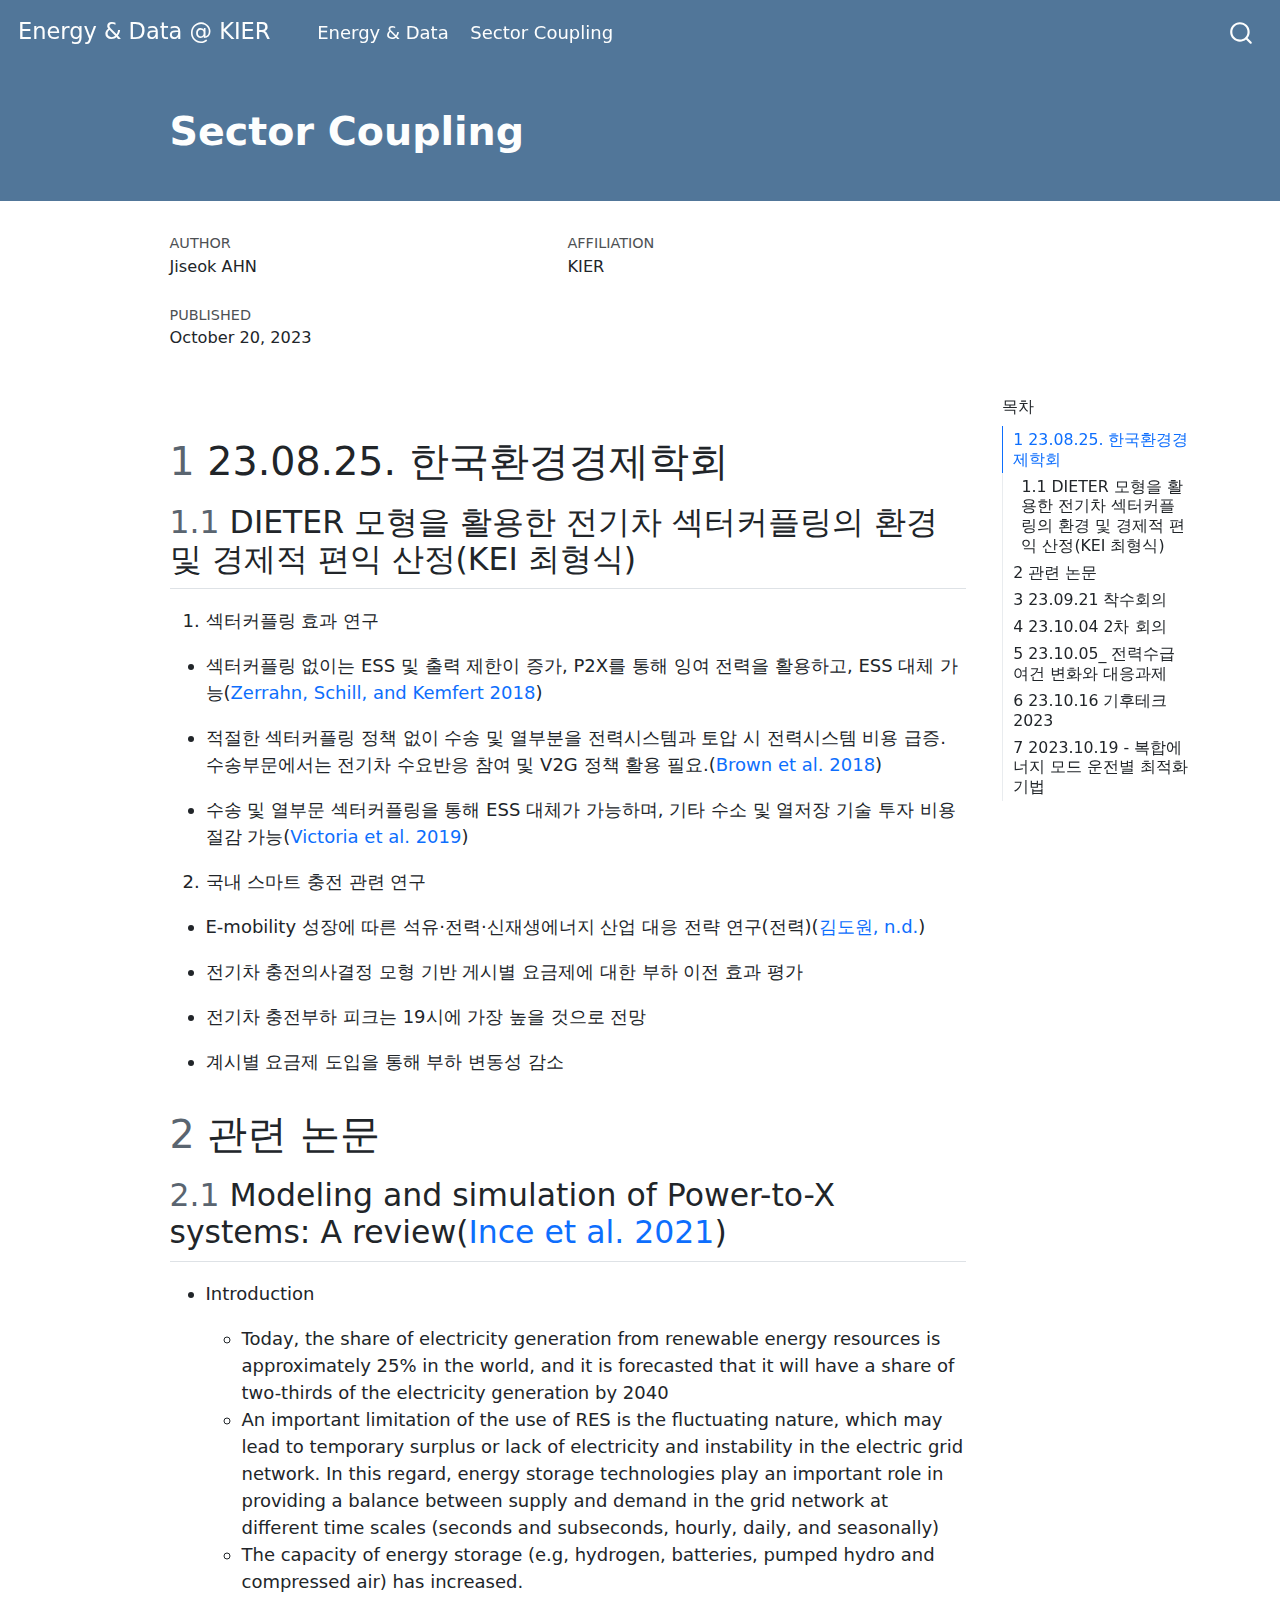
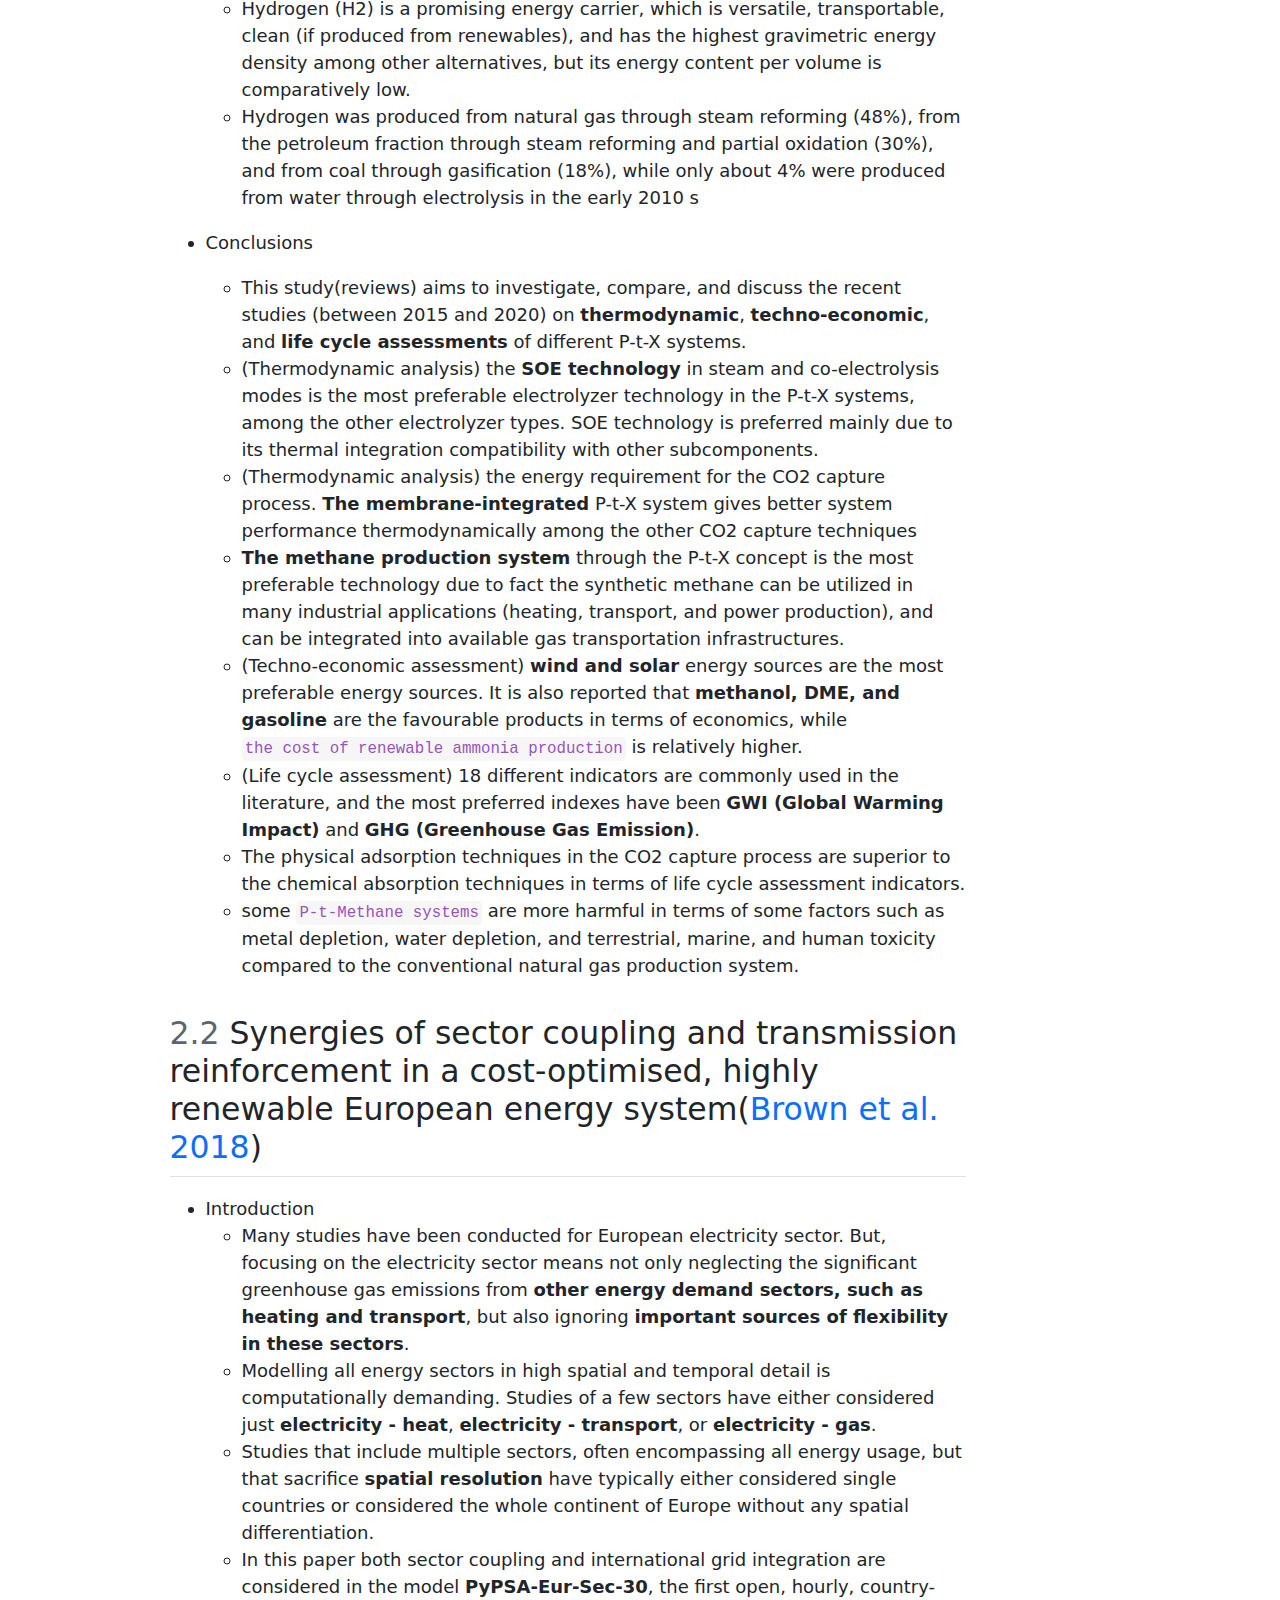
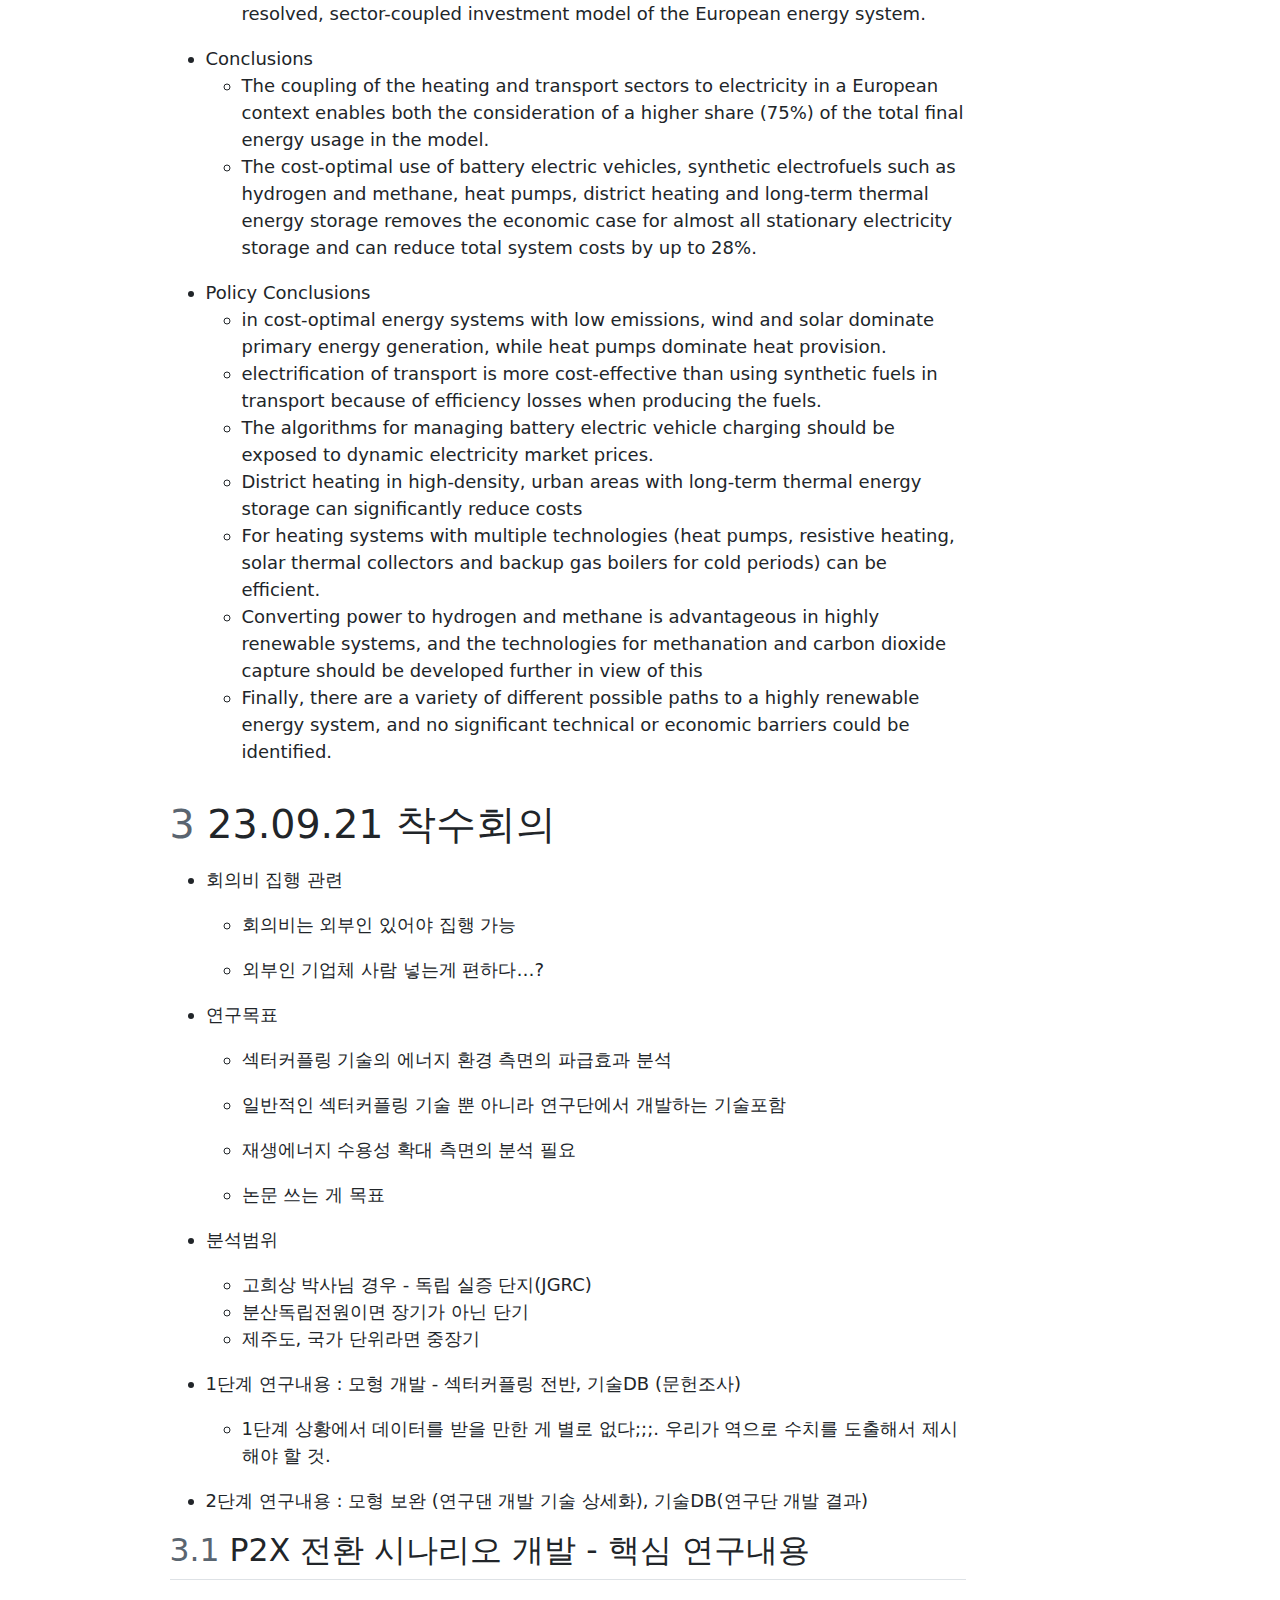
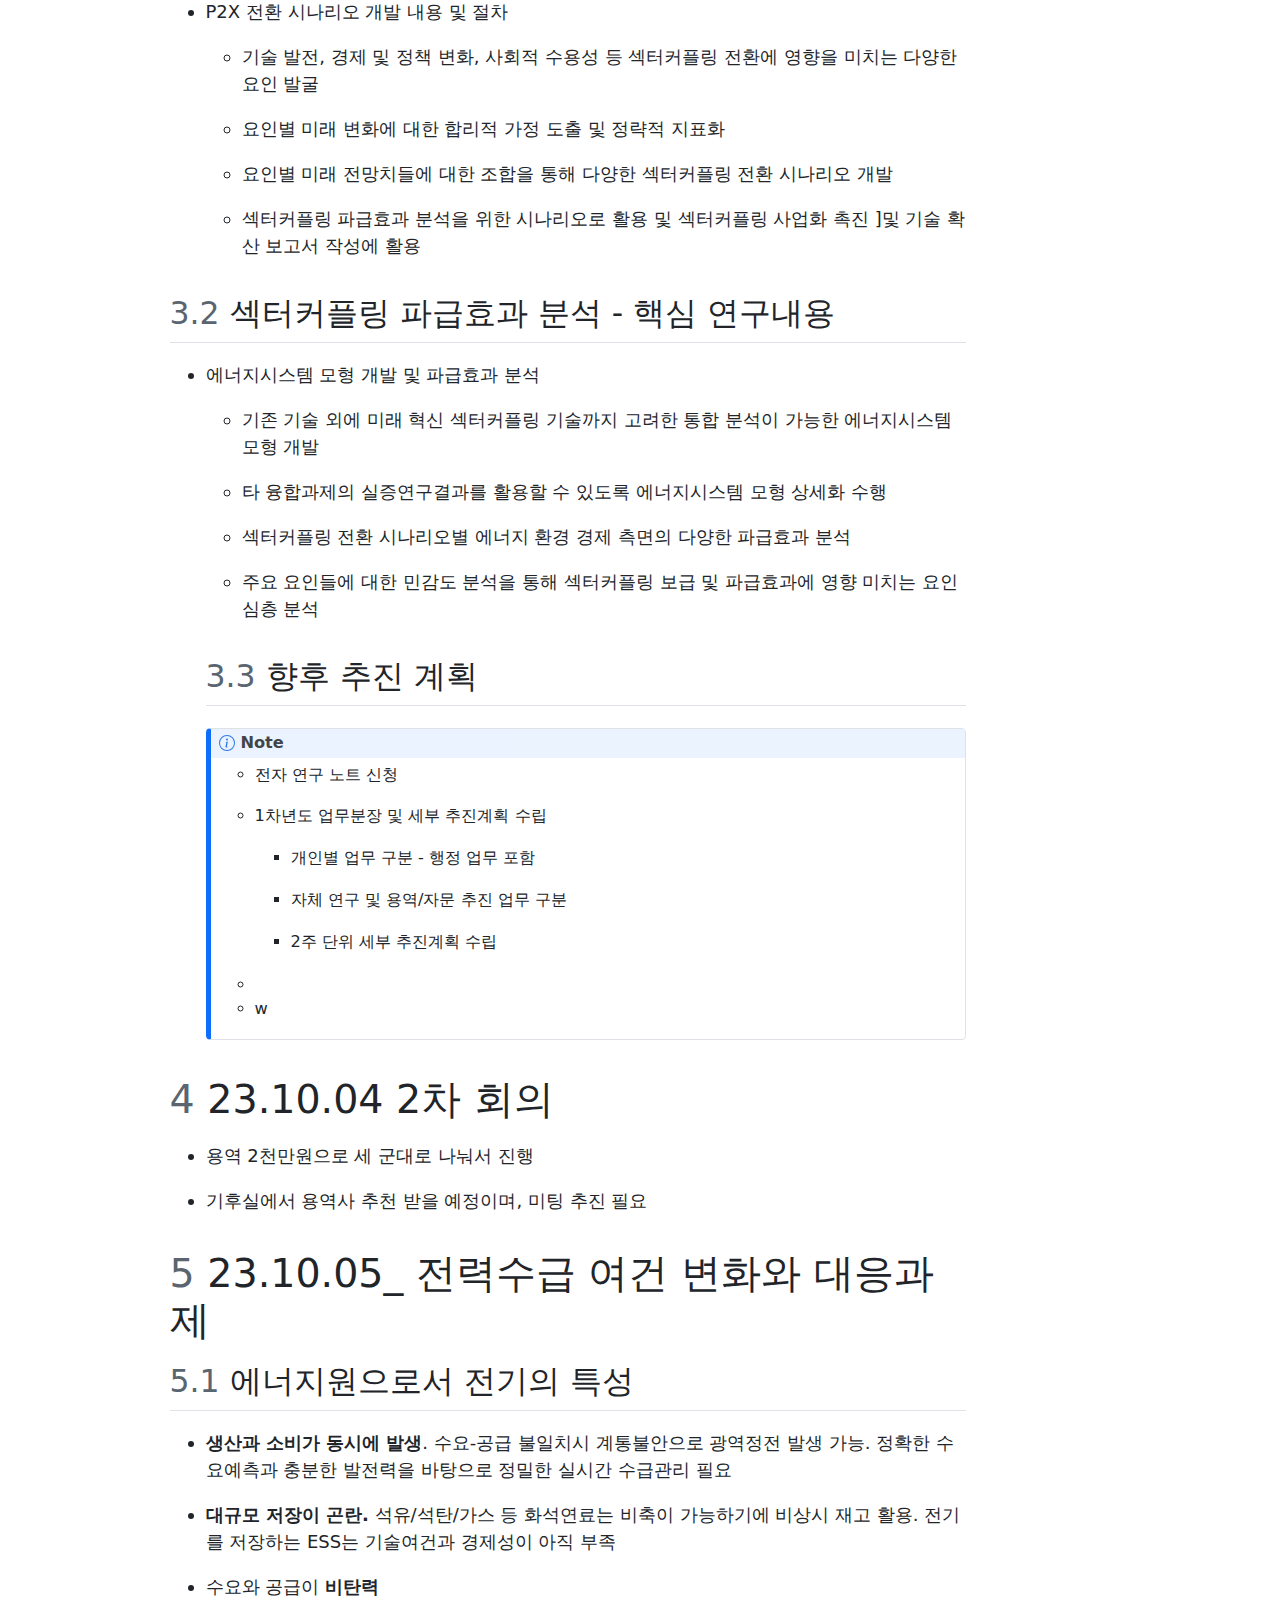
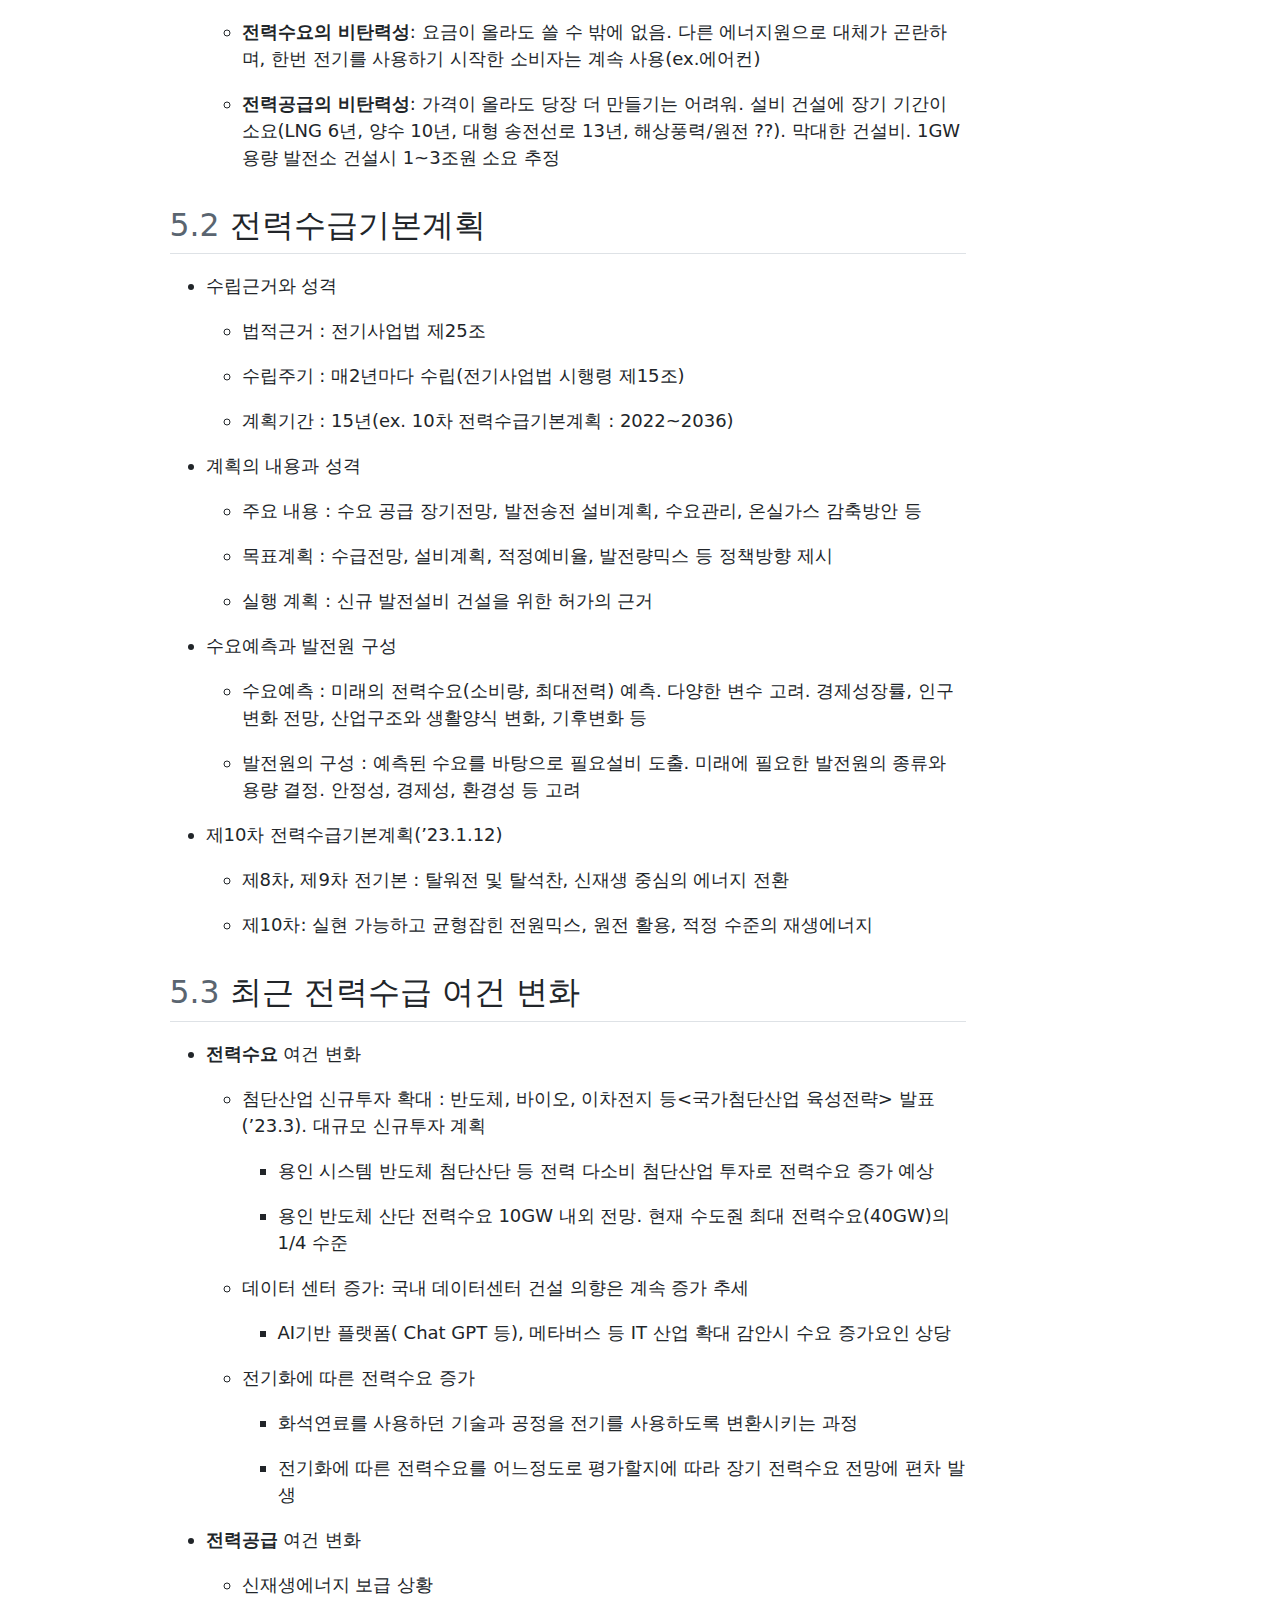
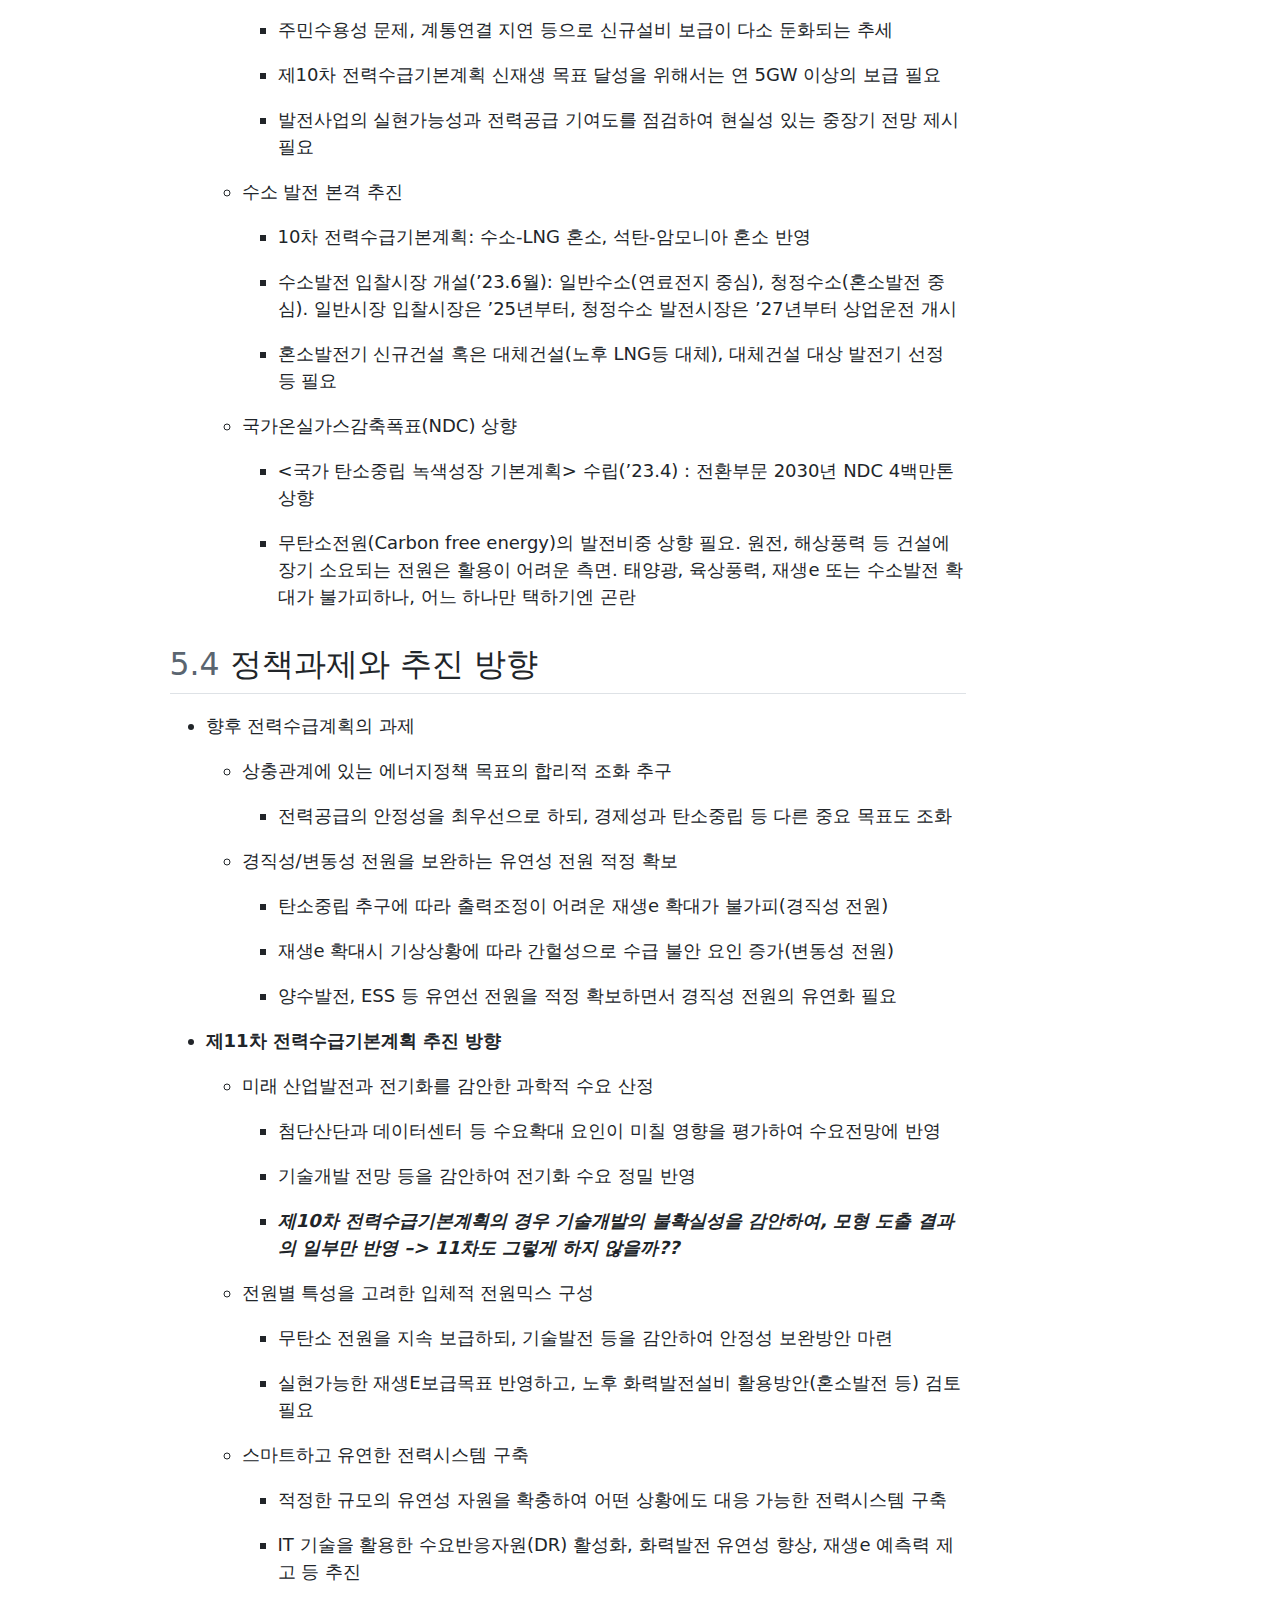
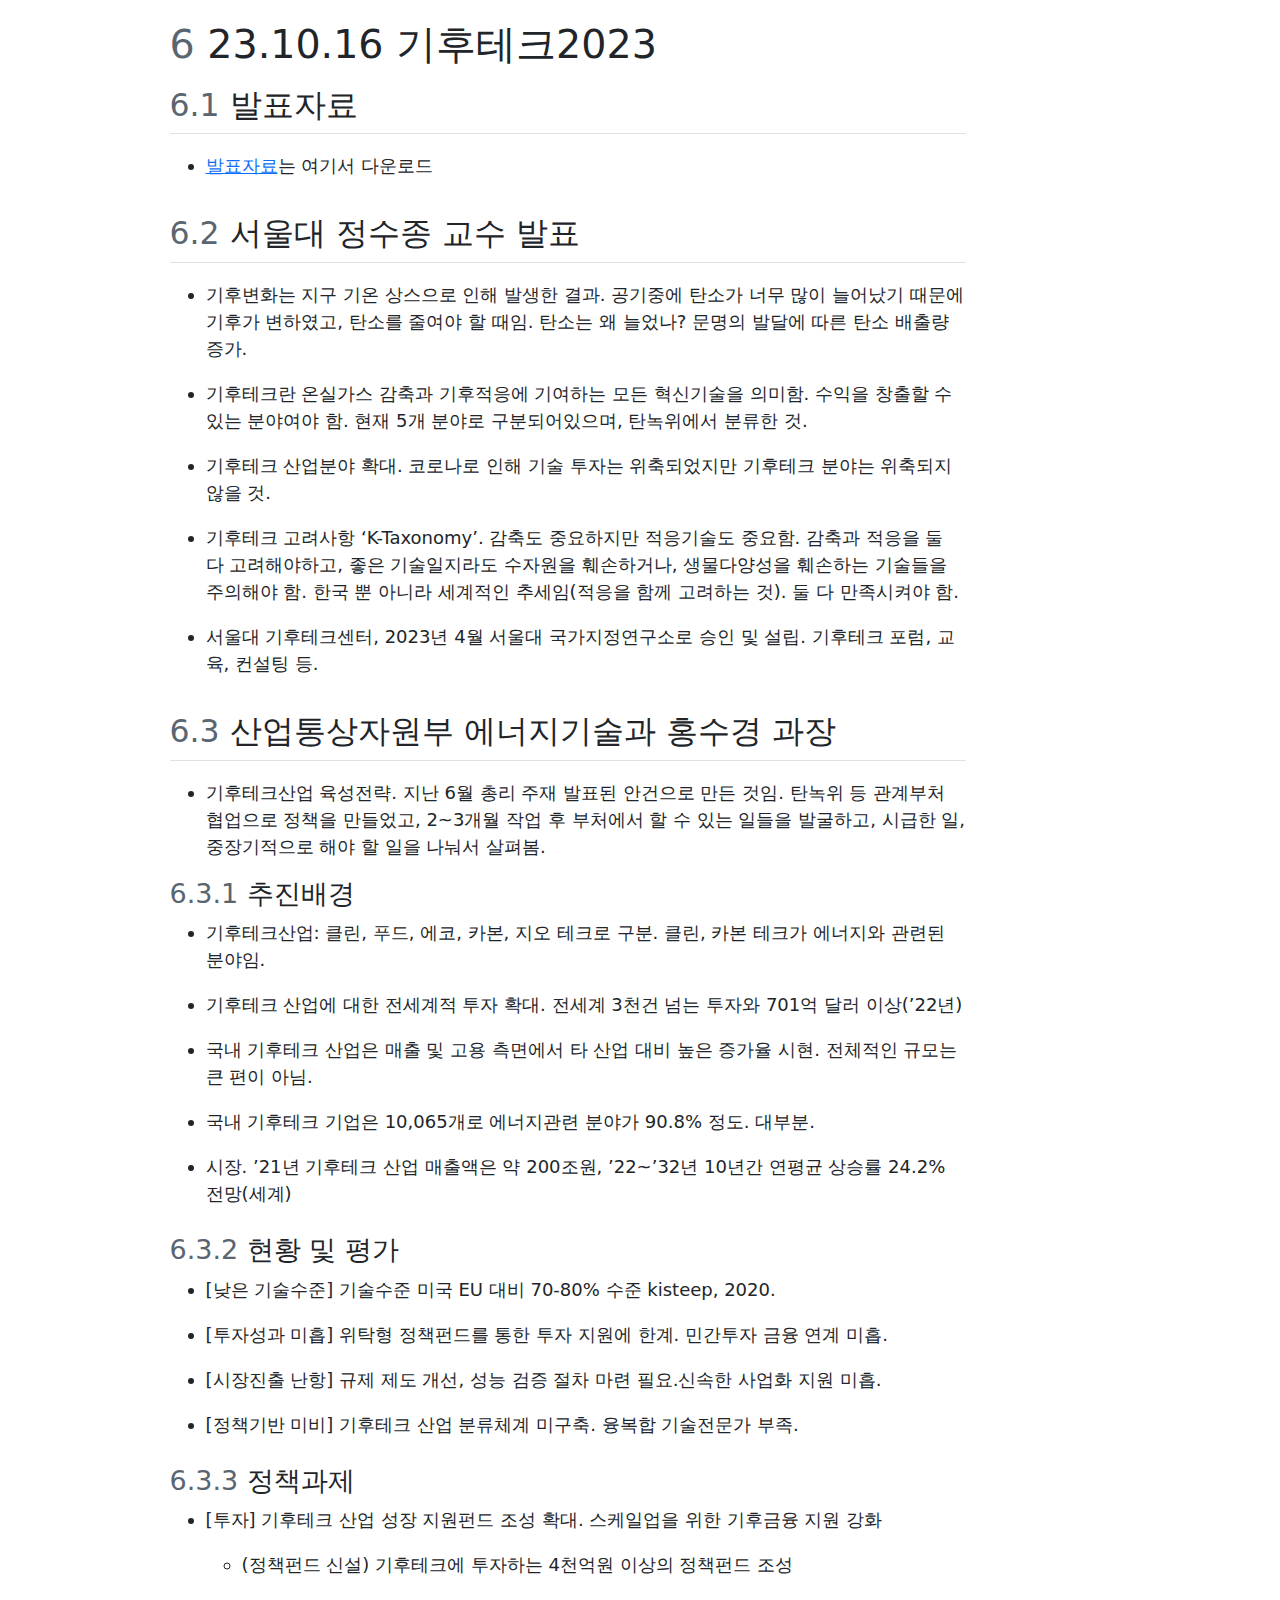
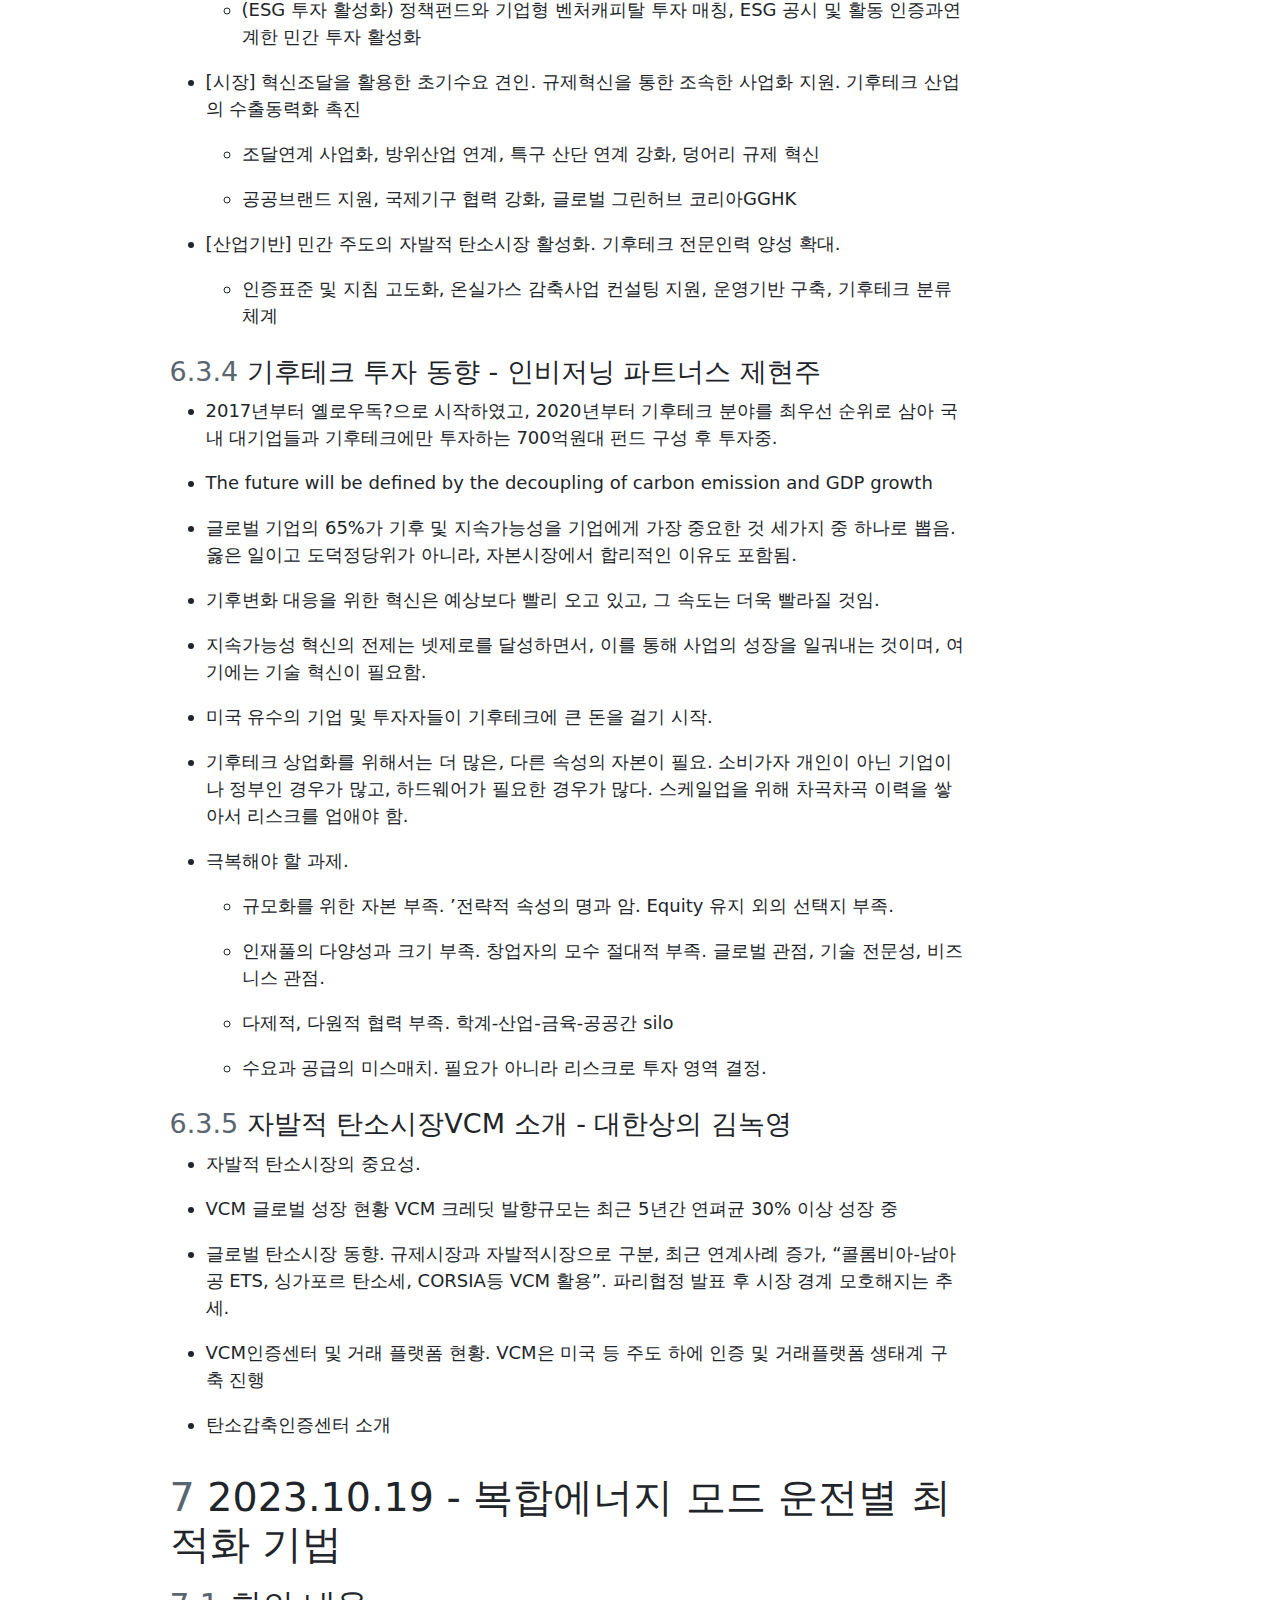
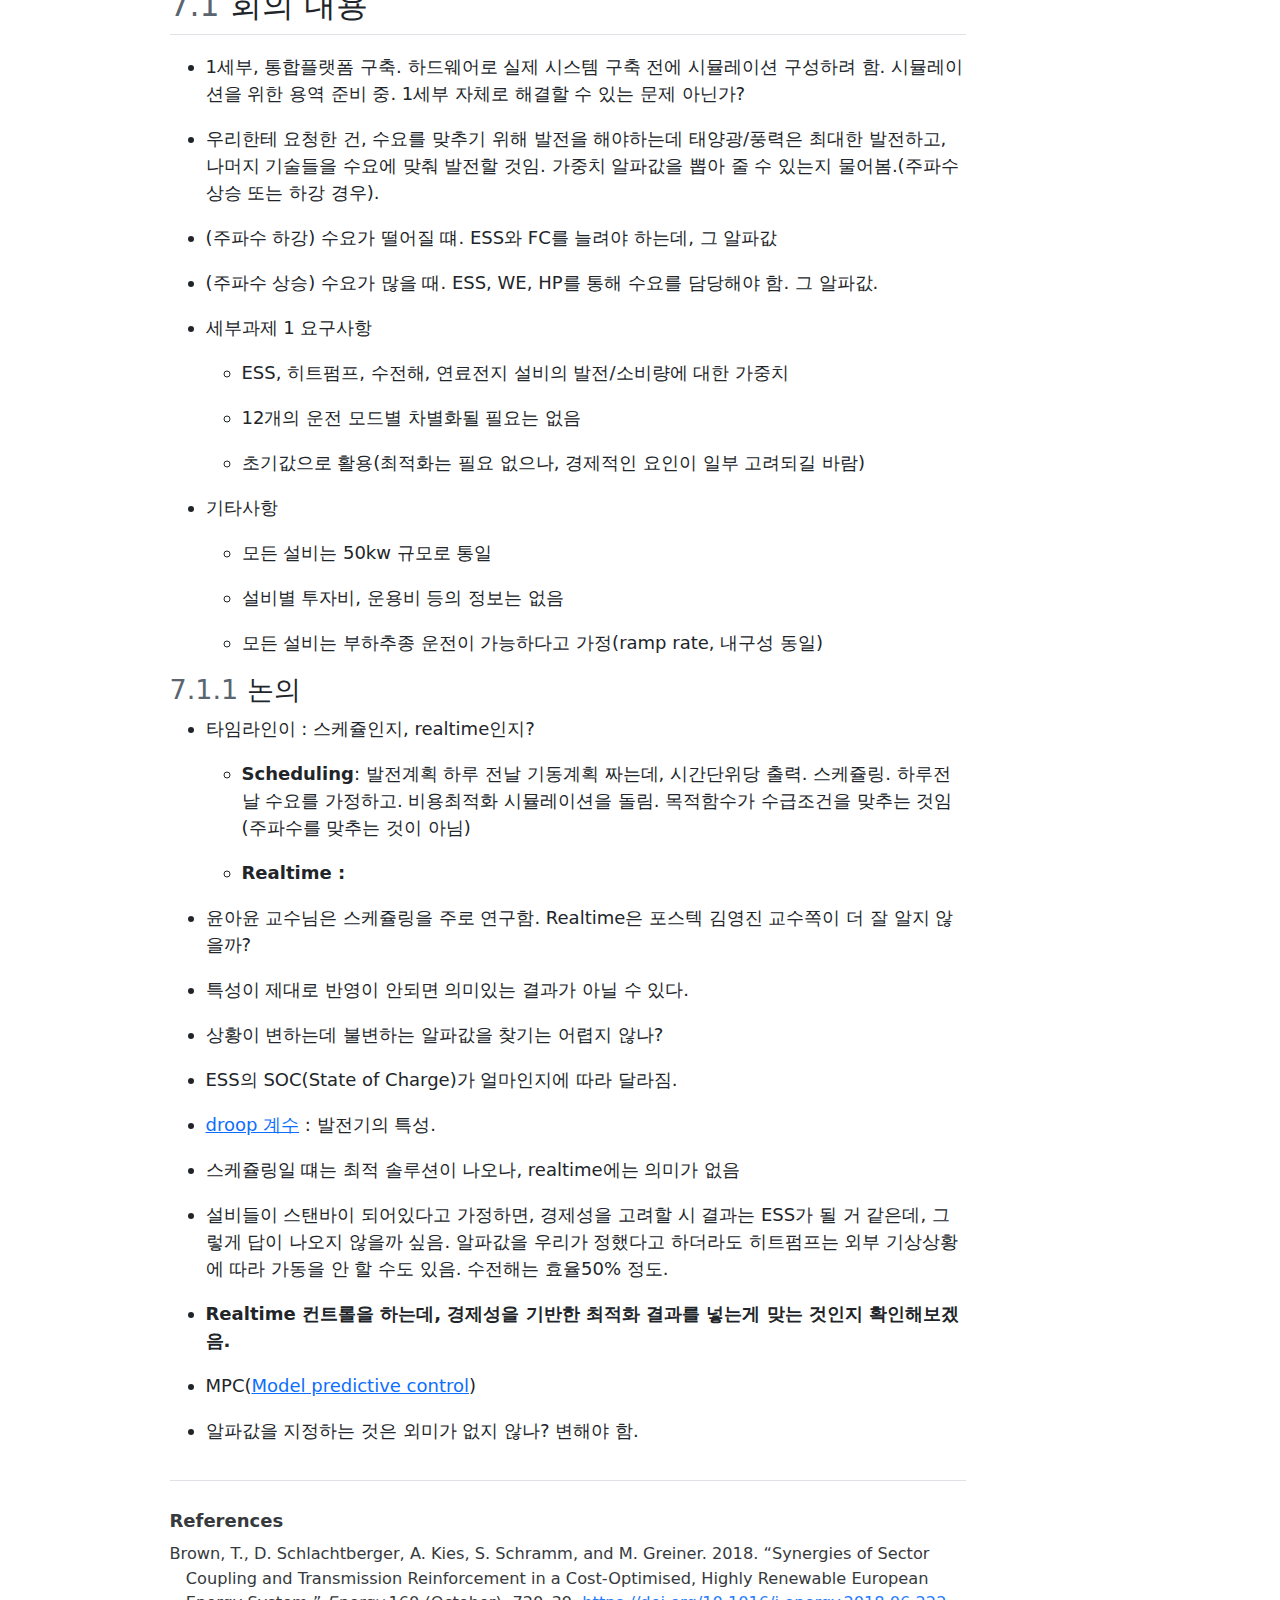
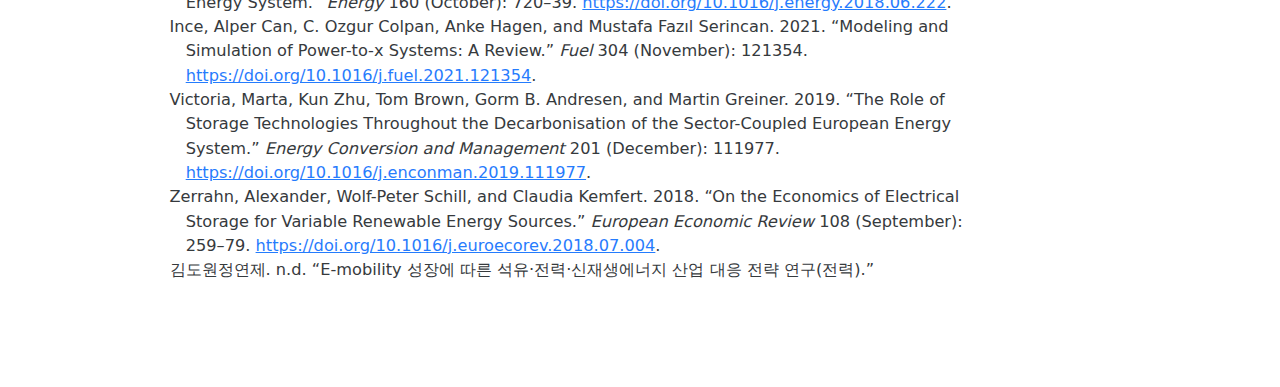
<file: docs/sector_coupling.html>
<!DOCTYPE html>
<html xmlns="http://www.w3.org/1999/xhtml" lang="en" xml:lang="en"><head>

<meta charset="utf-8">
<meta name="generator" content="quarto-1.1.251">

<meta name="viewport" content="width=device-width, initial-scale=1.0, user-scalable=yes">

<meta name="author" content="Jiseok AHN">
<meta name="dcterms.date" content="2023-10-20">

<title>Energy &amp; Data @ KIER - Sector Coupling</title>
<style>
code{white-space: pre-wrap;}
span.smallcaps{font-variant: small-caps;}
div.columns{display: flex; gap: min(4vw, 1.5em);}
div.column{flex: auto; overflow-x: auto;}
div.hanging-indent{margin-left: 1.5em; text-indent: -1.5em;}
ul.task-list{list-style: none;}
ul.task-list li input[type="checkbox"] {
  width: 0.8em;
  margin: 0 0.8em 0.2em -1.6em;
  vertical-align: middle;
}
div.csl-bib-body { }
div.csl-entry {
  clear: both;
}
.hanging div.csl-entry {
  margin-left:2em;
  text-indent:-2em;
}
div.csl-left-margin {
  min-width:2em;
  float:left;
}
div.csl-right-inline {
  margin-left:2em;
  padding-left:1em;
}
div.csl-indent {
  margin-left: 2em;
}
</style>


<script src="site_libs/quarto-nav/quarto-nav.js"></script>
<script src="site_libs/quarto-nav/headroom.min.js"></script>
<script src="site_libs/clipboard/clipboard.min.js"></script>
<script src="site_libs/quarto-search/autocomplete.umd.js"></script>
<script src="site_libs/quarto-search/fuse.min.js"></script>
<script src="site_libs/quarto-search/quarto-search.js"></script>
<meta name="quarto:offset" content="./">
<link href="././img/analysis.png" rel="icon" type="image/png">
<script src="site_libs/quarto-html/quarto.js"></script>
<script src="site_libs/quarto-html/popper.min.js"></script>
<script src="site_libs/quarto-html/tippy.umd.min.js"></script>
<script src="site_libs/quarto-html/anchor.min.js"></script>
<link href="site_libs/quarto-html/tippy.css" rel="stylesheet">
<link href="site_libs/quarto-html/quarto-syntax-highlighting.css" rel="stylesheet" id="quarto-text-highlighting-styles">
<script src="site_libs/bootstrap/bootstrap.min.js"></script>
<link href="site_libs/bootstrap/bootstrap-icons.css" rel="stylesheet">
<link href="site_libs/bootstrap/bootstrap.min.css" rel="stylesheet" id="quarto-bootstrap" data-mode="light">
<script id="quarto-search-options" type="application/json">{
  "location": "navbar",
  "copy-button": false,
  "collapse-after": 3,
  "panel-placement": "end",
  "type": "overlay",
  "limit": 20,
  "language": {
    "search-no-results-text": "No results",
    "search-matching-documents-text": "matching documents",
    "search-copy-link-title": "Copy link to search",
    "search-hide-matches-text": "Hide additional matches",
    "search-more-match-text": "more match in this document",
    "search-more-matches-text": "more matches in this document",
    "search-clear-button-title": "Clear",
    "search-detached-cancel-button-title": "Cancel",
    "search-submit-button-title": "Submit"
  }
}</script>


<meta property="og:title" content="Energy &amp; Data @ KIER - Sector Coupling">
<meta property="og:site-name" content="Energy &amp; Data @ KIER">
</head>

<body class="nav-fixed">

<div id="quarto-search-results"></div>
  <header id="quarto-header" class="headroom fixed-top">
    <nav class="navbar navbar-expand-lg navbar-dark ">
      <div class="navbar-container container-fluid">
      <div class="navbar-brand-container">
    <a class="navbar-brand" href="./index.html">
    <span class="navbar-title">Energy &amp; Data @ KIER</span>
    </a>
  </div>
          <button class="navbar-toggler" type="button" data-bs-toggle="collapse" data-bs-target="#navbarCollapse" aria-controls="navbarCollapse" aria-expanded="false" aria-label="Toggle navigation" onclick="if (window.quartoToggleHeadroom) { window.quartoToggleHeadroom(); }">
  <span class="navbar-toggler-icon"></span>
</button>
          <div class="collapse navbar-collapse" id="navbarCollapse">
            <ul class="navbar-nav navbar-nav-scroll me-auto">
  <li class="nav-item">
    <a class="nav-link" href="./project_with_code.html">Energy &amp; Data</a>
  </li>  
  <li class="nav-item">
    <a class="nav-link active" href="./sector_coupling.html" aria-current="page">Sector Coupling</a>
  </li>  
</ul>
              <div id="quarto-search" class="" title="Search"></div>
          </div> <!-- /navcollapse -->
      </div> <!-- /container-fluid -->
    </nav>
</header>
<!-- content -->
<header id="title-block-header" class="quarto-title-block default page-columns page-full">
  <div class="quarto-title-banner page-columns page-full">
    <div class="quarto-title column-body">
      <h1 class="title">Sector Coupling</h1>
                      </div>
  </div>
    
  <div class="quarto-title-meta-author">
    <div class="quarto-title-meta-heading">Author</div>
    <div class="quarto-title-meta-heading">Affiliation</div>
    
      <div class="quarto-title-meta-contents">
      Jiseok AHN 
    </div>
      <div class="quarto-title-meta-contents">
          <p class="affiliation">
              KIER
            </p>
        </div>
      </div>

  <div class="quarto-title-meta">

        
      <div>
      <div class="quarto-title-meta-heading">Published</div>
      <div class="quarto-title-meta-contents">
        <p class="date">October 20, 2023</p>
      </div>
    </div>
      
    </div>
    
  
  </header><div id="quarto-content" class="quarto-container page-columns page-rows-contents page-layout-article page-navbar">
<!-- sidebar -->
<!-- margin-sidebar -->
    <div id="quarto-margin-sidebar" class="sidebar margin-sidebar">
        <nav id="TOC" role="doc-toc" class="toc-active">
    <h2 id="toc-title">목차</h2>
   
  <ul>
  <li><a href="#한국환경경제학회" id="toc-한국환경경제학회" class="nav-link active" data-scroll-target="#한국환경경제학회"><span class="toc-section-number">1</span>  23.08.25. 한국환경경제학회</a>
  <ul class="collapse">
  <li><a href="#dieter-모형을-활용한-전기차-섹터커플링의-환경-및-경제적-편익-산정kei-최형식" id="toc-dieter-모형을-활용한-전기차-섹터커플링의-환경-및-경제적-편익-산정kei-최형식" class="nav-link" data-scroll-target="#dieter-모형을-활용한-전기차-섹터커플링의-환경-및-경제적-편익-산정kei-최형식"><span class="toc-section-number">1.1</span>  DIETER 모형을 활용한 전기차 섹터커플링의 환경 및 경제적 편익 산정(KEI 최형식)</a></li>
  </ul></li>
  <li><a href="#관련-논문" id="toc-관련-논문" class="nav-link" data-scroll-target="#관련-논문"><span class="toc-section-number">2</span>  관련 논문</a>
  <ul class="collapse">
  <li><a href="#modeling-and-simulation-of-power-to-x-systems-a-reviewince2021" id="toc-modeling-and-simulation-of-power-to-x-systems-a-reviewince2021" class="nav-link" data-scroll-target="#modeling-and-simulation-of-power-to-x-systems-a-reviewince2021"><span class="toc-section-number">2.1</span>  Modeling and simulation of Power-to-X systems: A review<span class="citation" data-cites="ince2021">(Ince et al. 2021)</span></a></li>
  <li><a href="#synergies-of-sector-coupling-and-transmission-reinforcement-in-a-cost-optimised-highly-renewable-european-energy-systembrown2018" id="toc-synergies-of-sector-coupling-and-transmission-reinforcement-in-a-cost-optimised-highly-renewable-european-energy-systembrown2018" class="nav-link" data-scroll-target="#synergies-of-sector-coupling-and-transmission-reinforcement-in-a-cost-optimised-highly-renewable-european-energy-systembrown2018"><span class="toc-section-number">2.2</span>  Synergies of sector coupling and transmission reinforcement in a cost-optimised, highly renewable European energy system<span class="citation" data-cites="brown2018">(Brown et al. 2018)</span></a></li>
  </ul></li>
  <li><a href="#착수회의" id="toc-착수회의" class="nav-link" data-scroll-target="#착수회의"><span class="toc-section-number">3</span>  23.09.21 착수회의</a>
  <ul class="collapse">
  <li><a href="#p2x-전환-시나리오-개발---핵심-연구내용" id="toc-p2x-전환-시나리오-개발---핵심-연구내용" class="nav-link" data-scroll-target="#p2x-전환-시나리오-개발---핵심-연구내용"><span class="toc-section-number">3.1</span>  P2X 전환 시나리오 개발 - 핵심 연구내용</a></li>
  <li><a href="#섹터커플링-파급효과-분석---핵심-연구내용" id="toc-섹터커플링-파급효과-분석---핵심-연구내용" class="nav-link" data-scroll-target="#섹터커플링-파급효과-분석---핵심-연구내용"><span class="toc-section-number">3.2</span>  섹터커플링 파급효과 분석 - 핵심 연구내용</a></li>
  </ul></li>
  <li><a href="#차-회의" id="toc-차-회의" class="nav-link" data-scroll-target="#차-회의"><span class="toc-section-number">4</span>  23.10.04 2차 회의</a></li>
  <li><a href="#전력수급-여건-변화와-대응과제" id="toc-전력수급-여건-변화와-대응과제" class="nav-link" data-scroll-target="#전력수급-여건-변화와-대응과제"><span class="toc-section-number">5</span>  23.10.05_ 전력수급 여건 변화와 대응과제</a>
  <ul class="collapse">
  <li><a href="#에너지원으로서-전기의-특성" id="toc-에너지원으로서-전기의-특성" class="nav-link" data-scroll-target="#에너지원으로서-전기의-특성"><span class="toc-section-number">5.1</span>  에너지원으로서 전기의 특성</a></li>
  <li><a href="#전력수급기본계획" id="toc-전력수급기본계획" class="nav-link" data-scroll-target="#전력수급기본계획"><span class="toc-section-number">5.2</span>  전력수급기본계획</a></li>
  <li><a href="#최근-전력수급-여건-변화" id="toc-최근-전력수급-여건-변화" class="nav-link" data-scroll-target="#최근-전력수급-여건-변화"><span class="toc-section-number">5.3</span>  최근 전력수급 여건 변화</a></li>
  <li><a href="#정책과제와-추진-방향" id="toc-정책과제와-추진-방향" class="nav-link" data-scroll-target="#정책과제와-추진-방향"><span class="toc-section-number">5.4</span>  정책과제와 추진 방향</a></li>
  </ul></li>
  <li><a href="#기후테크2023" id="toc-기후테크2023" class="nav-link" data-scroll-target="#기후테크2023"><span class="toc-section-number">6</span>  23.10.16 기후테크2023</a>
  <ul class="collapse">
  <li><a href="#발표자료" id="toc-발표자료" class="nav-link" data-scroll-target="#발표자료"><span class="toc-section-number">6.1</span>  발표자료</a></li>
  <li><a href="#서울대-정수종-교수-발표" id="toc-서울대-정수종-교수-발표" class="nav-link" data-scroll-target="#서울대-정수종-교수-발표"><span class="toc-section-number">6.2</span>  서울대 정수종 교수 발표</a></li>
  <li><a href="#산업통상자원부-에너지기술과-홍수경-과장" id="toc-산업통상자원부-에너지기술과-홍수경-과장" class="nav-link" data-scroll-target="#산업통상자원부-에너지기술과-홍수경-과장"><span class="toc-section-number">6.3</span>  산업통상자원부 에너지기술과 홍수경 과장</a>
  <ul class="collapse">
  <li><a href="#추진배경" id="toc-추진배경" class="nav-link" data-scroll-target="#추진배경"><span class="toc-section-number">6.3.1</span>  추진배경</a></li>
  <li><a href="#현황-및-평가" id="toc-현황-및-평가" class="nav-link" data-scroll-target="#현황-및-평가"><span class="toc-section-number">6.3.2</span>  현황 및 평가</a></li>
  <li><a href="#정책과제" id="toc-정책과제" class="nav-link" data-scroll-target="#정책과제"><span class="toc-section-number">6.3.3</span>  정책과제</a></li>
  <li><a href="#기후테크-투자-동향---인비저닝-파트너스-제현주" id="toc-기후테크-투자-동향---인비저닝-파트너스-제현주" class="nav-link" data-scroll-target="#기후테크-투자-동향---인비저닝-파트너스-제현주"><span class="toc-section-number">6.3.4</span>  기후테크 투자 동향 - 인비저닝 파트너스 제현주</a></li>
  <li><a href="#자발적-탄소시장vcm-소개---대한상의-김녹영" id="toc-자발적-탄소시장vcm-소개---대한상의-김녹영" class="nav-link" data-scroll-target="#자발적-탄소시장vcm-소개---대한상의-김녹영"><span class="toc-section-number">6.3.5</span>  자발적 탄소시장VCM 소개 - 대한상의 김녹영</a></li>
  </ul></li>
  </ul></li>
  <li><a href="#복합에너지-모드-운전별-최적화-기법" id="toc-복합에너지-모드-운전별-최적화-기법" class="nav-link" data-scroll-target="#복합에너지-모드-운전별-최적화-기법"><span class="toc-section-number">7</span>  2023.10.19 - 복합에너지 모드 운전별 최적화 기법</a>
  <ul class="collapse">
  <li><a href="#회의-내용" id="toc-회의-내용" class="nav-link" data-scroll-target="#회의-내용"><span class="toc-section-number">7.1</span>  회의 내용</a>
  <ul class="collapse">
  <li><a href="#논의" id="toc-논의" class="nav-link" data-scroll-target="#논의"><span class="toc-section-number">7.1.1</span>  논의</a></li>
  </ul></li>
  </ul></li>
  </ul>
</nav>
    </div>
<!-- main -->
<main class="content quarto-banner-title-block" id="quarto-document-content">




<section id="한국환경경제학회" class="level1" data-number="1">
<h1 data-number="1"><span class="header-section-number">1</span> 23.08.25. 한국환경경제학회</h1>
<section id="dieter-모형을-활용한-전기차-섹터커플링의-환경-및-경제적-편익-산정kei-최형식" class="level2" data-number="1.1">
<h2 data-number="1.1" class="anchored" data-anchor-id="dieter-모형을-활용한-전기차-섹터커플링의-환경-및-경제적-편익-산정kei-최형식"><span class="header-section-number">1.1</span> DIETER 모형을 활용한 전기차 섹터커플링의 환경 및 경제적 편익 산정(KEI 최형식)</h2>
<ol type="1">
<li>섹터커플링 효과 연구</li>
</ol>
<ul>
<li><p>섹터커플링 없이는 ESS 및 출력 제한이 증가, P2X를 통해 잉여 전력을 활용하고, ESS 대체 가능<span class="citation" data-cites="zerrahn2018">(<a href="#ref-zerrahn2018" role="doc-biblioref">Zerrahn, Schill, and Kemfert 2018</a>)</span></p></li>
<li><p>적절한 섹터커플링 정책 없이 수송 및 열부분을 전력시스템과 토압 시 전력시스템 비용 급증. 수송부문에서는 전기차 수요반응 참여 및 V2G 정책 활용 필요.<span class="citation" data-cites="brown2018">(<a href="#ref-brown2018" role="doc-biblioref">Brown et al. 2018</a>)</span></p></li>
<li><p>수송 및 열부문 섹터커플링을 통해 ESS 대체가 가능하며, 기타 수소 및 열저장 기술 투자 비용 절감 가능<span class="citation" data-cites="victoria2019">(<a href="#ref-victoria2019" role="doc-biblioref">Victoria et al. 2019</a>)</span></p></li>
</ul>
<ol start="2" type="1">
<li>국내 스마트 충전 관련 연구</li>
</ol>
<ul>
<li><p>E-mobility 성장에 따른 석유·전력·신재생에너지 산업 대응 전략 연구(전력)<span class="citation" data-cites="gimdoweon">(<a href="#ref-gimdoweon" role="doc-biblioref">김도원, n.d.</a>)</span></p></li>
<li><p>전기차 충전의사결정 모형 기반 게시별 요금제에 대한 부하 이전 효과 평가</p></li>
<li><p>전기차 충전부하 피크는 19시에 가장 높을 것으로 전망</p></li>
<li><p>계시별 요금제 도입을 통해 부하 변동성 감소</p></li>
</ul>
</section>
</section>
<section id="관련-논문" class="level1" data-number="2">
<h1 data-number="2"><span class="header-section-number">2</span> 관련 논문</h1>
<section id="modeling-and-simulation-of-power-to-x-systems-a-reviewince2021" class="level2" data-number="2.1">
<h2 data-number="2.1" class="anchored" data-anchor-id="modeling-and-simulation-of-power-to-x-systems-a-reviewince2021"><span class="header-section-number">2.1</span> Modeling and simulation of Power-to-X systems: A review<span class="citation" data-cites="ince2021">(<a href="#ref-ince2021" role="doc-biblioref">Ince et al. 2021</a>)</span></h2>
<ul>
<li><p>Introduction</p>
<ul>
<li>Today, the share of electricity generation from renewable energy resources is approximately 25% in the world, and it is forecasted that it will have a share of two-thirds of the electricity generation by 2040</li>
<li>An important limitation of the use of RES is the fluctuating nature, which may lead to temporary surplus or lack of electricity and instability in the electric grid network. In this regard, energy storage technologies play an important role in providing a balance between supply and demand in the grid network at different time scales (seconds and subseconds, hourly, daily, and seasonally)</li>
<li>The capacity of energy storage (e.g, hydrogen, batteries, pumped hydro and compressed air) has increased.</li>
<li>Hydrogen (H2) is a promising energy carrier, which is versatile, transportable, clean (if produced from renewables), and has the highest gravimetric energy density among other alternatives, but its energy content per volume is comparatively low.</li>
<li>Hydrogen was produced from natural gas through steam reforming (48%), from the petroleum fraction through steam reforming and partial oxidation (30%), and from coal through gasification (18%), while only about 4% were produced from water through electrolysis in the early 2010 s</li>
</ul></li>
<li><p>Conclusions</p>
<ul>
<li>This study(reviews) aims to investigate, compare, and discuss the recent studies (between 2015 and 2020) on <strong>thermodynamic</strong>, <strong>techno-economic</strong>, and <strong>life cycle assessments</strong> of different P-t-X systems.</li>
<li>(Thermodynamic analysis) the <strong>SOE technology</strong> in steam and co-electrolysis modes is the most preferable electrolyzer technology in the P-t-X systems, among the other electrolyzer types. SOE technology is preferred mainly due to its thermal integration compatibility with other subcomponents.</li>
<li>(Thermodynamic analysis) the energy requirement for the CO2 capture process. <strong>The membrane-integrated</strong> P-t-X system gives better system performance thermodynamically among the other CO2 capture techniques</li>
<li><strong>The methane production system</strong> through the P-t-X concept is the most preferable technology due to fact the synthetic methane can be utilized in many industrial applications (heating, transport, and power production), and can be integrated into available gas transportation infrastructures.</li>
<li>(Techno-economic assessment) <strong>wind and solar</strong> energy sources are the most preferable energy sources. It is also reported that <strong>methanol, DME, and gasoline</strong> are the favourable products in terms of economics, while <code>the cost of renewable ammonia production</code> is relatively higher.</li>
<li>(Life cycle assessment) 18 different indicators are commonly used in the literature, and the most preferred indexes have been <strong>GWI (Global Warming Impact)</strong> and <strong>GHG (Greenhouse Gas Emission)</strong>.</li>
<li>The physical adsorption techniques in the CO2 capture process are superior to the chemical absorption techniques in terms of life cycle assessment indicators.</li>
<li>some <code>P-t-Methane systems</code> are more harmful in terms of some factors such as metal depletion, water depletion, and terrestrial, marine, and human toxicity compared to the conventional natural gas production system.</li>
</ul></li>
</ul>
</section>
<section id="synergies-of-sector-coupling-and-transmission-reinforcement-in-a-cost-optimised-highly-renewable-european-energy-systembrown2018" class="level2" data-number="2.2">
<h2 data-number="2.2" class="anchored" data-anchor-id="synergies-of-sector-coupling-and-transmission-reinforcement-in-a-cost-optimised-highly-renewable-european-energy-systembrown2018"><span class="header-section-number">2.2</span> Synergies of sector coupling and transmission reinforcement in a cost-optimised, highly renewable European energy system<span class="citation" data-cites="brown2018">(<a href="#ref-brown2018" role="doc-biblioref">Brown et al. 2018</a>)</span></h2>
<ul>
<li>Introduction
<ul>
<li>Many studies have been conducted for European electricity sector. But, focusing on the electricity sector means not only neglecting the significant greenhouse gas emissions from <strong>other energy demand sectors, such as heating and transport</strong>, but also ignoring <strong>important sources of flexibility in these sectors</strong>.</li>
<li>Modelling all energy sectors in high spatial and temporal detail is computationally demanding. Studies of a few sectors have either considered just <strong>electricity - heat</strong>, <strong>electricity - transport</strong>, or <strong>electricity - gas</strong>.</li>
<li>Studies that include multiple sectors, often encompassing all energy usage, but that sacrifice <strong>spatial resolution</strong> have typically either considered single countries or considered the whole continent of Europe without any spatial differentiation.</li>
<li>In this paper both sector coupling and international grid integration are considered in the model <strong>PyPSA-Eur-Sec-30</strong>, the first open, hourly, country-resolved, sector-coupled investment model of the European energy system.</li>
</ul></li>
<li>Conclusions
<ul>
<li>The coupling of the heating and transport sectors to electricity in a European context enables both the consideration of a higher share (75%) of the total final energy usage in the model.</li>
<li>The cost-optimal use of battery electric vehicles, synthetic electrofuels such as hydrogen and methane, heat pumps, district heating and long-term thermal energy storage removes the economic case for almost all stationary electricity storage and can reduce total system costs by up to 28%.</li>
</ul></li>
<li>Policy Conclusions
<ul>
<li>in cost-optimal energy systems with low emissions, wind and solar dominate primary energy generation, while heat pumps dominate heat provision.</li>
<li>electrification of transport is more cost-effective than using synthetic fuels in transport because of efficiency losses when producing the fuels.</li>
<li>The algorithms for managing battery electric vehicle charging should be exposed to dynamic electricity market prices.</li>
<li>District heating in high-density, urban areas with long-term thermal energy storage can significantly reduce costs</li>
<li>For heating systems with multiple technologies (heat pumps, resistive heating, solar thermal collectors and backup gas boilers for cold periods) can be efficient.</li>
<li>Converting power to hydrogen and methane is advantageous in highly renewable systems, and the technologies for methanation and carbon dioxide capture should be developed further in view of this</li>
<li>Finally, there are a variety of different possible paths to a highly renewable energy system, and no significant technical or economic barriers could be identified.</li>
</ul></li>
</ul>
</section>
</section>
<section id="착수회의" class="level1" data-number="3">
<h1 data-number="3"><span class="header-section-number">3</span> 23.09.21 착수회의</h1>
<ul>
<li><p>회의비 집행 관련</p>
<ul>
<li><p>회의비는 외부인 있어야 집행 가능</p></li>
<li><p>외부인 기업체 사람 넣는게 편하다…?</p></li>
</ul></li>
</ul>
<!-- -->
<ul>
<li><p>연구목표</p>
<ul>
<li><p>섹터커플링 기술의 에너지 환경 측면의 파급효과 분석</p></li>
<li><p>일반적인 섹터커플링 기술 뿐 아니라 연구단에서 개발하는 기술포함</p></li>
<li><p>재생에너지 수용성 확대 측면의 분석 필요</p></li>
<li><p>논문 쓰는 게 목표</p></li>
</ul></li>
<li><p>분석범위</p>
<ul>
<li>고희상 박사님 경우 - 독립 실증 단지(JGRC)</li>
<li>분산독립전원이면 장기가 아닌 단기</li>
<li>제주도, 국가 단위라면 중장기</li>
</ul></li>
<li><p>1단계 연구내용 : 모형 개발 - 섹터커플링 전반, 기술DB (문헌조사)</p>
<ul>
<li>1단계 상황에서 데이터를 받을 만한 게 별로 없다;;;. 우리가 역으로 수치를 도출해서 제시해야 할 것.</li>
</ul></li>
<li><p>2단계 연구내용 : 모형 보완 (연구댄 개발 기술 상세화), 기술DB(연구단 개발 결과)</p></li>
</ul>
<section id="p2x-전환-시나리오-개발---핵심-연구내용" class="level2" data-number="3.1">
<h2 data-number="3.1" class="anchored" data-anchor-id="p2x-전환-시나리오-개발---핵심-연구내용"><span class="header-section-number">3.1</span> P2X 전환 시나리오 개발 - 핵심 연구내용</h2>
<ul>
<li><p>P2X 전환 시나리오 개발 내용 및 절차</p>
<ul>
<li><p>기술 발전, 경제 및 정책 변화, 사회적 수용성 등 섹터커플링 전환에 영향을 미치는 다양한 요인 발굴</p></li>
<li><p>요인별 미래 변화에 대한 합리적 가정 도출 및 정략적 지표화</p></li>
<li><p>요인별 미래 전망치들에 대한 조합을 통해 다양한 섹터커플링 전환 시나리오 개발</p></li>
<li><p>섹터커플링 파급효과 분석을 위한 시나리오로 활용 및 섹터커플링 사업화 촉진 ]및 기술 확산 보고서 작성에 활용</p></li>
</ul></li>
</ul>
</section>
<section id="섹터커플링-파급효과-분석---핵심-연구내용" class="level2" data-number="3.2">
<h2 data-number="3.2" class="anchored" data-anchor-id="섹터커플링-파급효과-분석---핵심-연구내용"><span class="header-section-number">3.2</span> 섹터커플링 파급효과 분석 - 핵심 연구내용</h2>
<ul>
<li><p>에너지시스템 모형 개발 및 파급효과 분석</p>
<ul>
<li><p>기존 기술 외에 미래 혁신 섹터커플링 기술까지 고려한 통합 분석이 가능한 에너지시스템 모형 개발</p></li>
<li><p>타 융합과제의 실증연구결과를 활용할 수 있도록 에너지시스템 모형 상세화 수행</p></li>
<li><p>섹터커플링 전환 시나리오별 에너지 환경 경제 측면의 다양한 파급효과 분석</p></li>
<li><p>주요 요인들에 대한 민감도 분석을 통해 섹터커플링 보급 및 파급효과에 영향 미치는 요인 심층 분석</p></li>
</ul>
<h2 id="향후-추진-계획" data-number="3.3" class="anchored"><span class="header-section-number">3.3</span> 향후 추진 계획</h2>
<div class="callout-note callout callout-style-default callout-captioned">
<div class="callout-header d-flex align-content-center">
<div class="callout-icon-container">
<i class="callout-icon"></i>
</div>
<div class="callout-caption-container flex-fill">
Note
</div>
</div>
<div class="callout-body-container callout-body">
<ul>
<li>전자 연구 노트 신청</li>
</ul>
<!-- -->
<ul>
<li><p>1차년도 업무분장 및 세부 추진계획 수립</p>
<ul>
<li><p>개인별 업무 구분 - 행정 업무 포함</p></li>
<li><p>자체 연구 및 용역/자문 추진 업무 구분</p></li>
<li><p>2주 단위 세부 추진계획 수립</p></li>
</ul></li>
<li></li>
<li><p>w</p></li>
</ul>
</div>
</div></li>
</ul>
</section>
</section>
<section id="차-회의" class="level1" data-number="4">
<h1 data-number="4"><span class="header-section-number">4</span> 23.10.04 2차 회의</h1>
<ul>
<li><p>용역 2천만원으로 세 군대로 나눠서 진행</p></li>
<li><p>기후실에서 용역사 추천 받을 예정이며, 미팅 추진 필요</p></li>
</ul>
</section>
<section id="전력수급-여건-변화와-대응과제" class="level1" data-number="5">
<h1 data-number="5"><span class="header-section-number">5</span> 23.10.05_ 전력수급 여건 변화와 대응과제</h1>
<section id="에너지원으로서-전기의-특성" class="level2" data-number="5.1">
<h2 data-number="5.1" class="anchored" data-anchor-id="에너지원으로서-전기의-특성"><span class="header-section-number">5.1</span> 에너지원으로서 전기의 특성</h2>
<ul>
<li><p><strong>생산과 소비가 동시에 발생</strong>. 수요-공급 불일치시 계통불안으로 광역정전 발생 가능. 정확한 수요예측과 충분한 발전력을 바탕으로 정밀한 실시간 수급관리 필요</p></li>
<li><p><strong>대규모 저장이 곤란.</strong> 석유/석탄/가스 등 화석연료는 비축이 가능하기에 비상시 재고 활용. 전기를 저장하는 ESS는 기술여건과 경제성이 아직 부족</p></li>
<li><p>수요와 공급이 <strong>비탄력</strong></p>
<ul>
<li><p><strong>전력수요의 비탄력성</strong>: 요금이 올라도 쓸 수 밖에 없음. 다른 에너지원으로 대체가 곤란하며, 한번 전기를 사용하기 시작한 소비자는 계속 사용(ex.에어컨)</p></li>
<li><p><strong>전력공급의 비탄력성</strong>: 가격이 올라도 당장 더 만들기는 어려워. 설비 건설에 장기 기간이 소요(LNG 6년, 양수 10년, 대형 송전선로 13년, 해상풍력/원전 ??). 막대한 건설비. 1GW 용량 발전소 건설시 1~3조원 소요 추정</p></li>
</ul></li>
</ul>
</section>
<section id="전력수급기본계획" class="level2" data-number="5.2">
<h2 data-number="5.2" class="anchored" data-anchor-id="전력수급기본계획"><span class="header-section-number">5.2</span> 전력수급기본계획</h2>
<ul>
<li><p>수립근거와 성격</p>
<ul>
<li><p>법적근거 : 전기사업법 제25조</p></li>
<li><p>수립주기 : 매2년마다 수립(전기사업법 시행령 제15조)</p></li>
<li><p>계획기간 : 15년(ex. 10차 전력수급기본계획 : 2022~2036)</p></li>
</ul></li>
<li><p>계획의 내용과 성격</p>
<ul>
<li><p>주요 내용 : 수요 공급 장기전망, 발전송전 설비계획, 수요관리, 온실가스 감축방안 등</p></li>
<li><p>목표계획 : 수급전망, 설비계획, 적정예비율, 발전량믹스 등 정책방향 제시</p></li>
<li><p>실행 계획 : 신규 발전설비 건설을 위한 허가의 근거</p></li>
</ul></li>
<li><p>수요예측과 발전원 구성</p>
<ul>
<li><p>수요예측 : 미래의 전력수요(소비량, 최대전력) 예측. 다양한 변수 고려. 경제성장률, 인구변화 전망, 산업구조와 생활양식 변화, 기후변화 등</p></li>
<li><p>발전원의 구성 : 예측된 수요를 바탕으로 필요설비 도출. 미래에 필요한 발전원의 종류와 용량 결정. 안정성, 경제성, 환경성 등 고려</p></li>
</ul></li>
<li><p>제10차 전력수급기본계획(’23.1.12)</p>
<ul>
<li><p>제8차, 제9차 전기본 : 탈워전 및 탈석찬, 신재생 중심의 에너지 전환</p></li>
<li><p>제10차: 실현 가능하고 균형잡힌 전원믹스, 원전 활용, 적정 수준의 재생에너지</p></li>
</ul></li>
</ul>
</section>
<section id="최근-전력수급-여건-변화" class="level2" data-number="5.3">
<h2 data-number="5.3" class="anchored" data-anchor-id="최근-전력수급-여건-변화"><span class="header-section-number">5.3</span> 최근 전력수급 여건 변화</h2>
<ul>
<li><p><strong>전력수요</strong> 여건 변화</p>
<ul>
<li><p>첨단산업 신규투자 확대 : 반도체, 바이오, 이차전지 등&lt;국가첨단산업 육성전략&gt; 발표(’23.3). 대규모 신규투자 계획</p>
<ul>
<li><p>용인 시스템 반도체 첨단산단 등 전력 다소비 첨단산업 투자로 전력수요 증가 예상</p></li>
<li><p>용인 반도체 산단 전력수요 10GW 내외 전망. 현재 수도줜 최대 전력수요(40GW)의 1/4 수준</p></li>
</ul></li>
<li><p>데이터 센터 증가: 국내 데이터센터 건설 의향은 계속 증가 추세</p>
<ul>
<li>AI기반 플랫폼( Chat GPT 등), 메타버스 등 IT 산업 확대 감안시 수요 증가요인 상당</li>
</ul></li>
<li><p>전기화에 따른 전력수요 증가</p>
<ul>
<li><p>화석연료를 사용하던 기술과 공정을 전기를 사용하도록 변환시키는 과정</p></li>
<li><p>전기화에 따른 전력수요를 어느정도로 평가할지에 따라 장기 전력수요 전망에 편차 발생</p></li>
</ul></li>
</ul></li>
<li><p><strong>전력공급</strong> 여건 변화</p>
<ul>
<li><p>신재생에너지 보급 상황</p>
<ul>
<li><p>주민수용성 문제, 계통연결 지연 등으로 신규설비 보급이 다소 둔화되는 추세</p></li>
<li><p>제10차 전력수급기본계획 신재생 목표 달성을 위해서는 연 5GW 이상의 보급 필요</p></li>
<li><p>발전사업의 실현가능성과 전력공급 기여도를 점검하여 현실성 있는 중장기 전망 제시 필요</p></li>
</ul></li>
<li><p>수소 발전 본격 추진</p>
<ul>
<li><p>10차 전력수급기본계획: 수소-LNG 혼소, 석탄-암모니아 혼소 반영</p></li>
<li><p>수소발전 입찰시장 개설(’23.6월): 일반수소(연료전지 중심), 청정수소(혼소발전 중심). 일반시장 입찰시장은 ’25년부터, 청정수소 발전시장은 ’27년부터 상업운전 개시</p></li>
<li><p>혼소발전기 신규건설 혹은 대체건설(노후 LNG등 대체), 대체건설 대상 발전기 선정 등 필요</p></li>
</ul></li>
<li><p>국가온실가스감축폭표(NDC) 상향</p>
<ul>
<li><p>&lt;국가 탄소중립 녹색성장 기본계획&gt; 수립(’23.4) : 전환부문 2030년 NDC 4백만톤 상향</p></li>
<li><p>무탄소전원(Carbon free energy)의 발전비중 상향 필요. 원전, 해상풍력 등 건설에 장기 소요되는 전원은 활용이 어려운 측면. 태양광, 육상풍력, 재생e 또는 수소발전 확대가 불가피하나, 어느 하나만 택하기엔 곤란</p></li>
</ul></li>
</ul></li>
</ul>
</section>
<section id="정책과제와-추진-방향" class="level2" data-number="5.4">
<h2 data-number="5.4" class="anchored" data-anchor-id="정책과제와-추진-방향"><span class="header-section-number">5.4</span> 정책과제와 추진 방향</h2>
<ul>
<li><p>향후 전력수급계획의 과제</p>
<ul>
<li><p>상충관계에 있는 에너지정책 목표의 합리적 조화 추구</p>
<ul>
<li>전력공급의 안정성을 최우선으로 하되, 경제성과 탄소중립 등 다른 중요 목표도 조화</li>
</ul></li>
<li><p>경직성/변동성 전원을 보완하는 유연성 전원 적정 확보</p>
<ul>
<li><p>탄소중립 추구에 따라 출력조정이 어려운 재생e 확대가 불가피(경직성 전원)</p></li>
<li><p>재생e 확대시 기상상황에 따라 간헐성으로 수급 불안 요인 증가(변동성 전원)</p></li>
<li><p>양수발전, ESS 등 유연선 전원을 적정 확보하면서 경직성 전원의 유연화 필요</p></li>
</ul></li>
</ul></li>
<li><p><strong>제11차 전력수급기본계획 추진 방향</strong></p>
<ul>
<li><p>미래 산업발전과 전기화를 감안한 과학적 수요 산정</p>
<ul>
<li><p>첨단산단과 데이터센터 등 수요확대 요인이 미칠 영향을 평가하여 수요전망에 반영</p></li>
<li><p>기술개발 전망 등을 감안하여 전기화 수요 정밀 반영</p></li>
<li><p><strong><em>제10차 전력수급기본계획의 경우 기술개발의 불확실성을 감안하여, 모형 도출 결과의 일부만 반영 –&gt; 11차도 그렇게 하지 않을까??</em></strong></p></li>
</ul></li>
<li><p>전원별 특성을 고려한 입체적 전원믹스 구성</p>
<ul>
<li><p>무탄소 전원을 지속 보급하되, 기술발전 등을 감안하여 안정성 보완방안 마련</p></li>
<li><p>실현가능한 재생E보급목표 반영하고, 노후 화력발전설비 활용방안(혼소발전 등) 검토 필요</p></li>
</ul></li>
<li><p>스마트하고 유연한 전력시스템 구축</p>
<ul>
<li><p>적정한 규모의 유연성 자원을 확충하여 어떤 상황에도 대응 가능한 전력시스템 구축</p></li>
<li><p>IT 기술을 활용한 수요반응자원(DR) 활성화, 화력발전 유연성 향상, 재생e 예측력 제고 등 추진</p></li>
</ul></li>
</ul></li>
</ul>
</section>
</section>
<section id="기후테크2023" class="level1" data-number="6">
<h1 data-number="6"><span class="header-section-number">6</span> 23.10.16 기후테크2023</h1>
<section id="발표자료" class="level2" data-number="6.1">
<h2 data-number="6.1" class="anchored" data-anchor-id="발표자료"><span class="header-section-number">6.1</span> 발표자료</h2>
<ul>
<li><a href="https://github.com/coreanjs/energy-data/blob/master/2023_%EA%B8%B0%ED%9B%84%ED%85%8C%ED%81%AC_%EC%9E%90%EB%A3%8C%EC%A7%91(%EC%9B%B9%EC%9A%A9).pdf">발표자료</a>는 여기서 다운로드</li>
</ul>
</section>
<section id="서울대-정수종-교수-발표" class="level2" data-number="6.2">
<h2 data-number="6.2" class="anchored" data-anchor-id="서울대-정수종-교수-발표"><span class="header-section-number">6.2</span> 서울대 정수종 교수 발표</h2>
<ul>
<li><p>기후변화는 지구 기온 상스으로 인해 발생한 결과. 공기중에 탄소가 너무 많이 늘어났기 때문에 기후가 변하였고, 탄소를 줄여야 할 때임. 탄소는 왜 늘었나? 문명의 발달에 따른 탄소 배출량 증가.</p></li>
<li><p>기후테크란 온실가스 감축과 기후적응에 기여하는 모든 혁신기술을 의미함. 수익을 창출할 수 있는 분야여야 함. 현재 5개 분야로 구분되어있으며, 탄녹위에서 분류한 것.</p></li>
<li><p>기후테크 산업분야 확대. 코로나로 인해 기술 투자는 위축되었지만 기후테크 분야는 위축되지 않을 것.</p></li>
<li><p>기후테크 고려사항 ‘K-Taxonomy’. 감축도 중요하지만 적응기술도 중요함. 감축과 적응을 둘 다 고려해야하고, 좋은 기술일지라도 수자원을 훼손하거나, 생물다양성을 훼손하는 기술들을 주의해야 함. 한국 뿐 아니라 세계적인 추세임(적응을 함께 고려하는 것). 둘 다 만족시켜야 함.</p></li>
<li><p>서울대 기후테크센터, 2023년 4월 서울대 국가지정연구소로 승인 및 설립. 기후테크 포럼, 교육, 컨설팅 등.</p></li>
</ul>
</section>
<section id="산업통상자원부-에너지기술과-홍수경-과장" class="level2" data-number="6.3">
<h2 data-number="6.3" class="anchored" data-anchor-id="산업통상자원부-에너지기술과-홍수경-과장"><span class="header-section-number">6.3</span> 산업통상자원부 에너지기술과 홍수경 과장</h2>
<ul>
<li>기후테크산업 육성전략. 지난 6월 총리 주재 발표된 안건으로 만든 것임. 탄녹위 등 관계부처 협업으로 정책을 만들었고, 2~3개월 작업 후 부처에서 할 수 있는 일들을 발굴하고, 시급한 일, 중장기적으로 해야 할 일을 나눠서 살펴봄.</li>
</ul>
<section id="추진배경" class="level3" data-number="6.3.1">
<h3 data-number="6.3.1" class="anchored" data-anchor-id="추진배경"><span class="header-section-number">6.3.1</span> 추진배경</h3>
<ul>
<li><p>기후테크산업: 클린, 푸드, 에코, 카본, 지오 테크로 구분. 클린, 카본 테크가 에너지와 관련된 분야임.</p></li>
<li><p>기후테크 산업에 대한 전세계적 투자 확대. 전세계 3천건 넘는 투자와 701억 달러 이상(’22년)</p></li>
<li><p>국내 기후테크 산업은 매출 및 고용 측면에서 타 산업 대비 높은 증가율 시현. 전체적인 규모는 큰 편이 아님.</p></li>
<li><p>국내 기후테크 기업은 10,065개로 에너지관련 분야가 90.8% 정도. 대부분.</p></li>
<li><p>시장. ’21년 기후테크 산업 매출액은 약 200조원, ’22~’32년 10년간 연평균 상승률 24.2% 전망(세계)</p></li>
</ul>
</section>
<section id="현황-및-평가" class="level3" data-number="6.3.2">
<h3 data-number="6.3.2" class="anchored" data-anchor-id="현황-및-평가"><span class="header-section-number">6.3.2</span> 현황 및 평가</h3>
<ul>
<li><p>[낮은 기술수준] 기술수준 미국 EU 대비 70-80% 수준 kisteep, 2020.</p></li>
<li><p>[투자성과 미흡] 위탁형 정책펀드를 통한 투자 지원에 한계. 민간투자 금융 연계 미흡.</p></li>
<li><p>[시장진출 난항] 규제 제도 개선, 성능 검증 절차 마련 필요.신속한 사업화 지원 미흡.</p></li>
<li><p>[정책기반 미비] 기후테크 산업 분류체계 미구축. 융복합 기술전문가 부족.</p></li>
</ul>
</section>
<section id="정책과제" class="level3" data-number="6.3.3">
<h3 data-number="6.3.3" class="anchored" data-anchor-id="정책과제"><span class="header-section-number">6.3.3</span> 정책과제</h3>
<ul>
<li><p>[투자] 기후테크 산업 성장 지원펀드 조성 확대. 스케일업을 위한 기후금융 지원 강화</p>
<ul>
<li><p>(정책펀드 신설) 기후테크에 투자하는 4천억원 이상의 정책펀드 조성</p></li>
<li><p>(ESG 투자 활성화) 정책펀드와 기업형 벤처캐피탈 투자 매칭, ESG 공시 및 활동 인증과연계한 민간 투자 활성화</p></li>
</ul></li>
<li><p>[시장] 혁신조달을 활용한 초기수요 견인. 규제혁신을 통한 조속한 사업화 지원. 기후테크 산업의 수출동력화 촉진</p>
<ul>
<li><p>조달연계 사업화, 방위산업 연계, 특구 산단 연계 강화, 덩어리 규제 혁신</p></li>
<li><p>공공브랜드 지원, 국제기구 협력 강화, 글로벌 그린허브 코리아GGHK</p></li>
</ul></li>
<li><p>[산업기반] 민간 주도의 자발적 탄소시장 활성화. 기후테크 전문인력 양성 확대.</p>
<ul>
<li>인증표준 및 지침 고도화, 온실가스 감축사업 컨설팅 지원, 운영기반 구축, 기후테크 분류체계</li>
</ul></li>
</ul>
</section>
<section id="기후테크-투자-동향---인비저닝-파트너스-제현주" class="level3" data-number="6.3.4">
<h3 data-number="6.3.4" class="anchored" data-anchor-id="기후테크-투자-동향---인비저닝-파트너스-제현주"><span class="header-section-number">6.3.4</span> 기후테크 투자 동향 - 인비저닝 파트너스 제현주</h3>
<ul>
<li><p>2017년부터 옐로우독?으로 시작하였고, 2020년부터 기후테크 분야를 최우선 순위로 삼아 국내 대기업들과 기후테크에만 투자하는 700억원대 펀드 구성 후 투자중.</p></li>
<li><p>The future will be defined by the decoupling of carbon emission and GDP growth</p></li>
<li><p>글로벌 기업의 65%가 기후 및 지속가능성을 기업에게 가장 중요한 것 세가지 중 하나로 뽑음. 옳은 일이고 도덕정당위가 아니라, 자본시장에서 합리적인 이유도 포함됨.</p></li>
<li><p>기후변화 대응을 위한 혁신은 예상보다 빨리 오고 있고, 그 속도는 더욱 빨라질 것임.</p></li>
<li><p>지속가능성 혁신의 전제는 넷제로를 달성하면서, 이를 통해 사업의 성장을 일궈내는 것이며, 여기에는 기술 혁신이 필요함.</p></li>
<li><p>미국 유수의 기업 및 투자자들이 기후테크에 큰 돈을 걸기 시작.</p></li>
<li><p>기후테크 상업화를 위해서는 더 많은, 다른 속성의 자본이 필요. 소비가자 개인이 아닌 기업이나 정부인 경우가 많고, 하드웨어가 필요한 경우가 많다. 스케일업을 위해 차곡차곡 이력을 쌓아서 리스크를 업애야 함.</p></li>
<li><p>극복해야 할 과제.</p>
<ul>
<li><p>규모화를 위한 자본 부족. ’전략적 속성의 명과 암. Equity 유지 외의 선택지 부족.</p></li>
<li><p>인재풀의 다양성과 크기 부족. 창업자의 모수 절대적 부족. 글로벌 관점, 기술 전문성, 비즈니스 관점.</p></li>
<li><p>다제적, 다원적 협력 부족. 학계-산업-금육-공공간 silo</p></li>
<li><p>수요과 공급의 미스매치. 필요가 아니라 리스크로 투자 영역 결정.</p></li>
</ul></li>
</ul>
</section>
<section id="자발적-탄소시장vcm-소개---대한상의-김녹영" class="level3" data-number="6.3.5">
<h3 data-number="6.3.5" class="anchored" data-anchor-id="자발적-탄소시장vcm-소개---대한상의-김녹영"><span class="header-section-number">6.3.5</span> 자발적 탄소시장VCM 소개 - 대한상의 김녹영</h3>
<ul>
<li><p>자발적 탄소시장의 중요성.</p></li>
<li><p>VCM 글로벌 성장 현황 VCM 크레딧 발향규모는 최근 5년간 연펴균 30% 이상 성장 중</p></li>
<li><p>글로벌 탄소시장 동향. 규제시장과 자발적시장으로 구분, 최근 연계사례 증가, “콜롬비아-남아공 ETS, 싱가포르 탄소세, CORSIA등 VCM 활용”. 파리협정 발표 후 시장 경계 모호해지는 추세.</p></li>
<li><p>VCM인증센터 및 거래 플랫폼 현황. VCM은 미국 등 주도 하에 인증 및 거래플랫폼 생태계 구축 진행</p></li>
<li><p>탄소갑축인증센터 소개</p></li>
</ul>
</section>
</section>
</section>
<section id="복합에너지-모드-운전별-최적화-기법" class="level1" data-number="7">
<h1 data-number="7"><span class="header-section-number">7</span> 2023.10.19 - 복합에너지 모드 운전별 최적화 기법</h1>
<section id="회의-내용" class="level2" data-number="7.1">
<h2 data-number="7.1" class="anchored" data-anchor-id="회의-내용"><span class="header-section-number">7.1</span> 회의 내용</h2>
<ul>
<li><p>1세부, 통합플랫폼 구축. 하드웨어로 실제 시스템 구축 전에 시뮬레이션 구성하려 함. 시뮬레이션을 위한 용역 준비 중. 1세부 자체로 해결할 수 있는 문제 아닌가?</p></li>
<li><p>우리한테 요청한 건, 수요를 맞추기 위해 발전을 해야하는데 태양광/풍력은 최대한 발전하고, 나머지 기술들을 수요에 맞춰 발전할 것임. 가중치 알파값을 뽑아 줄 수 있는지 물어봄.(주파수 상승 또는 하강 경우).</p></li>
<li><p>(주파수 하강) 수요가 떨어질 떄. ESS와 FC를 늘려야 하는데, 그 알파값</p></li>
<li><p>(주파수 상승) 수요가 많을 때. ESS, WE, HP를 통해 수요를 담당해야 함. 그 알파값.</p></li>
<li><p>세부과제 1 요구사항</p>
<ul>
<li><p>ESS, 히트펌프, 수전해, 연료전지 설비의 발전/소비량에 대한 가중치</p></li>
<li><p>12개의 운전 모드별 차별화될 필요는 없음</p></li>
<li><p>초기값으로 활용(최적화는 필요 없으나, 경제적인 요인이 일부 고려되길 바람)</p></li>
</ul></li>
<li><p>기타사항</p>
<ul>
<li><p>모든 설비는 50kw 규모로 통일</p></li>
<li><p>설비별 투자비, 운용비 등의 정보는 없음</p></li>
<li><p>모든 설비는 부하추종 운전이 가능하다고 가정(ramp rate, 내구성 동일)</p></li>
</ul></li>
</ul>
<section id="논의" class="level3" data-number="7.1.1">
<h3 data-number="7.1.1" class="anchored" data-anchor-id="논의"><span class="header-section-number">7.1.1</span> 논의</h3>
<ul>
<li><p>타임라인이 : 스케쥴인지, realtime인지?</p>
<ul>
<li><p><strong>Scheduling</strong>: 발전계획 하루 전날 기동계획 짜는데, 시간단위당 출력. 스케쥴링. 하루전날 수요를 가정하고. 비용최적화 시뮬레이션을 돌림. 목적함수가 수급조건을 맞추는 것임(주파수를 맞추는 것이 아님)</p></li>
<li><p><strong>Realtime :</strong></p></li>
</ul></li>
<li><p>윤아윤 교수님은 스케쥴링을 주로 연구함. Realtime은 포스텍 김영진 교수쪽이 더 잘 알지 않을까?</p></li>
<li><p>특성이 제대로 반영이 안되면 의미있는 결과가 아닐 수 있다.</p></li>
<li><p>상황이 변하는데 불변하는 알파값을 찾기는 어렵지 않나?</p></li>
<li><p>ESS의 SOC(State of Charge)가 얼마인지에 따라 달라짐.</p></li>
<li><p><a href="https://en.wikipedia.org/wiki/Droop_speed_control">droop 계수</a> : 발전기의 특성.</p></li>
</ul>
<!-- -->
<ul>
<li><p>스케쥴링일 떄는 최적 솔루션이 나오나, realtime에는 의미가 없음</p></li>
<li><p>설비들이 스탠바이 되어있다고 가정하면, 경제성을 고려할 시 결과는 ESS가 될 거 같은데, 그렇게 답이 나오지 않을까 싶음. 알파값을 우리가 정했다고 하더라도 히트펌프는 외부 기상상황에 따라 가동을 안 할 수도 있음. 수전해는 효율50% 정도.</p></li>
<li><p><strong>Realtime 컨트롤을 하는데, 경제성을 기반한 최적화 결과를 넣는게 맞는 것인지 확인해보겠음.</strong></p></li>
<li><p>MPC(<a href="https://en.wikipedia.org/wiki/Model_predictive_control">Model predictive control</a>)</p></li>
<li><p>알파값을 지정하는 것은 외미가 없지 않나? 변해야 함.</p></li>
</ul>



</section>
</section>
</section>

<div id="quarto-appendix" class="default"><section class="quarto-appendix-contents" role="doc-bibliography"><h2 class="anchored quarto-appendix-heading">References</h2><div id="refs" class="references csl-bib-body hanging-indent" role="doc-bibliography">
<div id="ref-brown2018" class="csl-entry" role="doc-biblioentry">
Brown, T., D. Schlachtberger, A. Kies, S. Schramm, and M. Greiner. 2018. <span>“Synergies of Sector Coupling and Transmission Reinforcement in a Cost-Optimised, Highly Renewable European Energy System.”</span> <em>Energy</em> 160 (October): 720–39. <a href="https://doi.org/10.1016/j.energy.2018.06.222">https://doi.org/10.1016/j.energy.2018.06.222</a>.
</div>
<div id="ref-ince2021" class="csl-entry" role="doc-biblioentry">
Ince, Alper Can, C. Ozgur Colpan, Anke Hagen, and Mustafa Fazıl Serincan. 2021. <span>“Modeling and Simulation of Power-to-x Systems: A Review.”</span> <em>Fuel</em> 304 (November): 121354. <a href="https://doi.org/10.1016/j.fuel.2021.121354">https://doi.org/10.1016/j.fuel.2021.121354</a>.
</div>
<div id="ref-victoria2019" class="csl-entry" role="doc-biblioentry">
Victoria, Marta, Kun Zhu, Tom Brown, Gorm B. Andresen, and Martin Greiner. 2019. <span>“The Role of Storage Technologies Throughout the Decarbonisation of the Sector-Coupled European Energy System.”</span> <em>Energy Conversion and Management</em> 201 (December): 111977. <a href="https://doi.org/10.1016/j.enconman.2019.111977">https://doi.org/10.1016/j.enconman.2019.111977</a>.
</div>
<div id="ref-zerrahn2018" class="csl-entry" role="doc-biblioentry">
Zerrahn, Alexander, Wolf-Peter Schill, and Claudia Kemfert. 2018. <span>“On the Economics of Electrical Storage for Variable Renewable Energy Sources.”</span> <em>European Economic Review</em> 108 (September): 259–79. <a href="https://doi.org/10.1016/j.euroecorev.2018.07.004">https://doi.org/10.1016/j.euroecorev.2018.07.004</a>.
</div>
<div id="ref-gimdoweon" class="csl-entry" role="doc-biblioentry">
김도원정연제. n.d. <span>“E-mobility 성장에 따른 석유·전력·신재생에너지 산업 대응 전략 연구(전력).”</span>
</div>
</div></section></div></main> <!-- /main -->
<script id="quarto-html-after-body" type="application/javascript">
window.document.addEventListener("DOMContentLoaded", function (event) {
  const toggleBodyColorMode = (bsSheetEl) => {
    const mode = bsSheetEl.getAttribute("data-mode");
    const bodyEl = window.document.querySelector("body");
    if (mode === "dark") {
      bodyEl.classList.add("quarto-dark");
      bodyEl.classList.remove("quarto-light");
    } else {
      bodyEl.classList.add("quarto-light");
      bodyEl.classList.remove("quarto-dark");
    }
  }
  const toggleBodyColorPrimary = () => {
    const bsSheetEl = window.document.querySelector("link#quarto-bootstrap");
    if (bsSheetEl) {
      toggleBodyColorMode(bsSheetEl);
    }
  }
  toggleBodyColorPrimary();  
  const icon = "";
  const anchorJS = new window.AnchorJS();
  anchorJS.options = {
    placement: 'right',
    icon: icon
  };
  anchorJS.add('.anchored');
  const clipboard = new window.ClipboardJS('.code-copy-button', {
    target: function(trigger) {
      return trigger.previousElementSibling;
    }
  });
  clipboard.on('success', function(e) {
    // button target
    const button = e.trigger;
    // don't keep focus
    button.blur();
    // flash "checked"
    button.classList.add('code-copy-button-checked');
    var currentTitle = button.getAttribute("title");
    button.setAttribute("title", "Copied!");
    setTimeout(function() {
      button.setAttribute("title", currentTitle);
      button.classList.remove('code-copy-button-checked');
    }, 1000);
    // clear code selection
    e.clearSelection();
  });
  function tippyHover(el, contentFn) {
    const config = {
      allowHTML: true,
      content: contentFn,
      maxWidth: 500,
      delay: 100,
      arrow: false,
      appendTo: function(el) {
          return el.parentElement;
      },
      interactive: true,
      interactiveBorder: 10,
      theme: 'quarto',
      placement: 'bottom-start'
    };
    window.tippy(el, config); 
  }
  const noterefs = window.document.querySelectorAll('a[role="doc-noteref"]');
  for (var i=0; i<noterefs.length; i++) {
    const ref = noterefs[i];
    tippyHover(ref, function() {
      // use id or data attribute instead here
      let href = ref.getAttribute('data-footnote-href') || ref.getAttribute('href');
      try { href = new URL(href).hash; } catch {}
      const id = href.replace(/^#\/?/, "");
      const note = window.document.getElementById(id);
      return note.innerHTML;
    });
  }
  var bibliorefs = window.document.querySelectorAll('a[role="doc-biblioref"]');
  for (var i=0; i<bibliorefs.length; i++) {
    const ref = bibliorefs[i];
    const cites = ref.parentNode.getAttribute('data-cites').split(' ');
    tippyHover(ref, function() {
      var popup = window.document.createElement('div');
      cites.forEach(function(cite) {
        var citeDiv = window.document.createElement('div');
        citeDiv.classList.add('hanging-indent');
        citeDiv.classList.add('csl-entry');
        var biblioDiv = window.document.getElementById('ref-' + cite);
        if (biblioDiv) {
          citeDiv.innerHTML = biblioDiv.innerHTML;
        }
        popup.appendChild(citeDiv);
      });
      return popup.innerHTML;
    });
  }
});
</script>
</div> <!-- /content -->



</body></html>
</file>
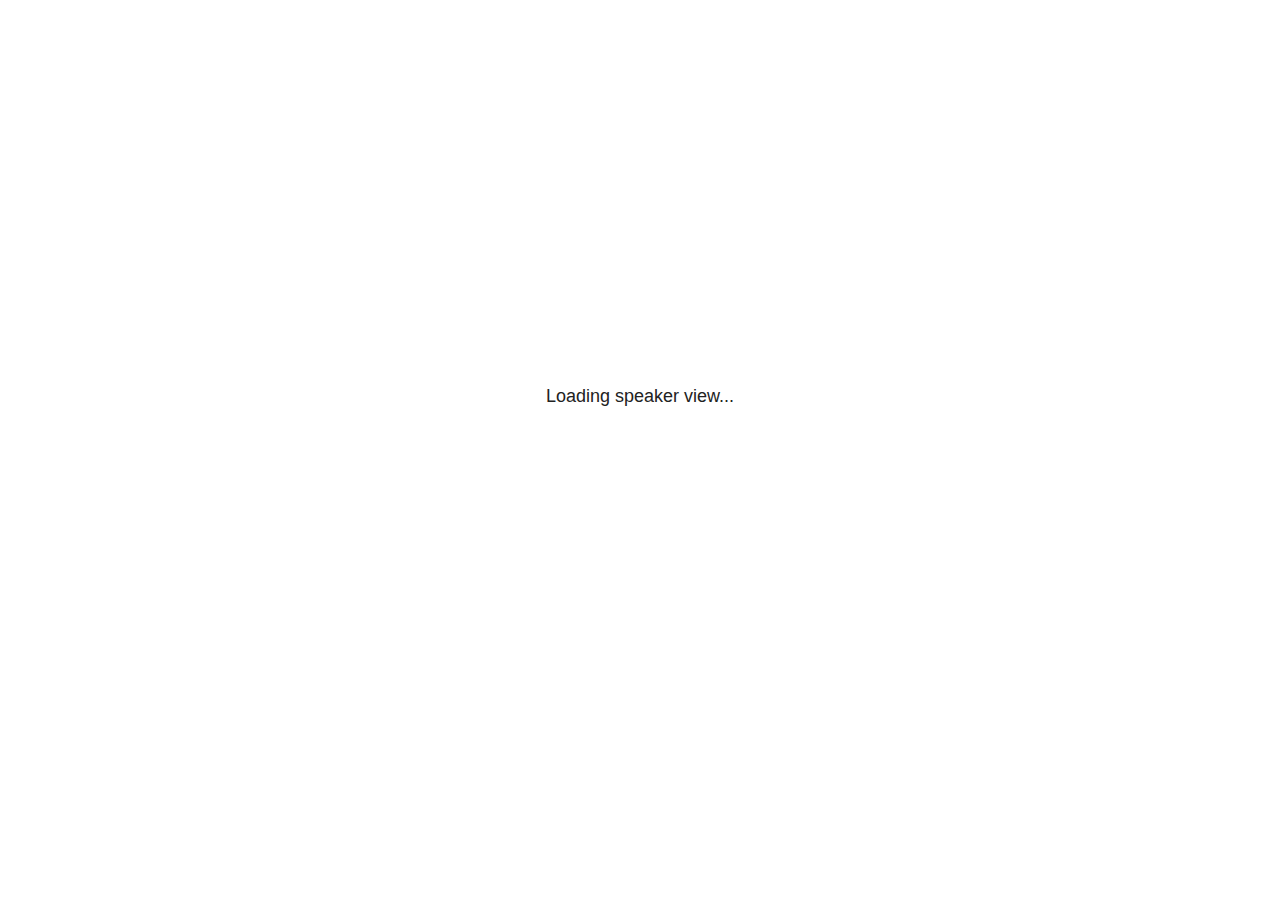
<file: _freeze/site_libs/revealjs/plugin/notes/speaker-view.html>
<html lang="en">
	<head>
		<meta charset="utf-8">

		<title>reveal.js - Speaker View</title>

		<style>
			body {
				font-family: Helvetica;
				font-size: 18px;
			}

			#current-slide,
			#upcoming-slide,
			#speaker-controls {
				padding: 6px;
				box-sizing: border-box;
				-moz-box-sizing: border-box;
			}

			#current-slide iframe,
			#upcoming-slide iframe {
				width: 100%;
				height: 100%;
				border: 1px solid #ddd;
			}

			#current-slide .label,
			#upcoming-slide .label {
				position: absolute;
				top: 10px;
				left: 10px;
				z-index: 2;
			}

			#connection-status {
				position: absolute;
				top: 0;
				left: 0;
				width: 100%;
				height: 100%;
				z-index: 20;
				padding: 30% 20% 20% 20%;
				font-size: 18px;
				color: #222;
				background: #fff;
				text-align: center;
				box-sizing: border-box;
				line-height: 1.4;
			}

			.overlay-element {
				height: 34px;
				line-height: 34px;
				padding: 0 10px;
				text-shadow: none;
				background: rgba( 220, 220, 220, 0.8 );
				color: #222;
				font-size: 14px;
			}

			.overlay-element.interactive:hover {
				background: rgba( 220, 220, 220, 1 );
			}

			#current-slide {
				position: absolute;
				width: 60%;
				height: 100%;
				top: 0;
				left: 0;
				padding-right: 0;
			}

			#upcoming-slide {
				position: absolute;
				width: 40%;
				height: 40%;
				right: 0;
				top: 0;
			}

			/* Speaker controls */
			#speaker-controls {
				position: absolute;
				top: 40%;
				right: 0;
				width: 40%;
				height: 60%;
				overflow: auto;
				font-size: 18px;
			}

				.speaker-controls-time.hidden,
				.speaker-controls-notes.hidden {
					display: none;
				}

				.speaker-controls-time .label,
				.speaker-controls-pace .label,
				.speaker-controls-notes .label {
					text-transform: uppercase;
					font-weight: normal;
					font-size: 0.66em;
					color: #666;
					margin: 0;
				}

				.speaker-controls-time, .speaker-controls-pace {
					border-bottom: 1px solid rgba( 200, 200, 200, 0.5 );
					margin-bottom: 10px;
					padding: 10px 16px;
					padding-bottom: 20px;
					cursor: pointer;
				}

				.speaker-controls-time .reset-button {
					opacity: 0;
					float: right;
					color: #666;
					text-decoration: none;
				}
				.speaker-controls-time:hover .reset-button {
					opacity: 1;
				}

				.speaker-controls-time .timer,
				.speaker-controls-time .clock {
					width: 50%;
				}

				.speaker-controls-time .timer,
				.speaker-controls-time .clock,
				.speaker-controls-time .pacing .hours-value,
				.speaker-controls-time .pacing .minutes-value,
				.speaker-controls-time .pacing .seconds-value {
					font-size: 1.9em;
				}

				.speaker-controls-time .timer {
					float: left;
				}

				.speaker-controls-time .clock {
					float: right;
					text-align: right;
				}

				.speaker-controls-time span.mute {
					opacity: 0.3;
				}

				.speaker-controls-time .pacing-title {
					margin-top: 5px;
				}

				.speaker-controls-time .pacing.ahead {
					color: blue;
				}

				.speaker-controls-time .pacing.on-track {
					color: green;
				}

				.speaker-controls-time .pacing.behind {
					color: red;
				}

				.speaker-controls-notes {
					padding: 10px 16px;
				}

				.speaker-controls-notes .value {
					margin-top: 5px;
					line-height: 1.4;
					font-size: 1.2em;
				}

			/* Layout selector */
			#speaker-layout {
				position: absolute;
				top: 10px;
				right: 10px;
				color: #222;
				z-index: 10;
			}
				#speaker-layout select {
					position: absolute;
					width: 100%;
					height: 100%;
					top: 0;
					left: 0;
					border: 0;
					box-shadow: 0;
					cursor: pointer;
					opacity: 0;

					font-size: 1em;
					background-color: transparent;

					-moz-appearance: none;
					-webkit-appearance: none;
					-webkit-tap-highlight-color: rgba(0, 0, 0, 0);
				}

				#speaker-layout select:focus {
					outline: none;
					box-shadow: none;
				}

			.clear {
				clear: both;
			}

			/* Speaker layout: Wide */
			body[data-speaker-layout="wide"] #current-slide,
			body[data-speaker-layout="wide"] #upcoming-slide {
				width: 50%;
				height: 45%;
				padding: 6px;
			}

			body[data-speaker-layout="wide"] #current-slide {
				top: 0;
				left: 0;
			}

			body[data-speaker-layout="wide"] #upcoming-slide {
				top: 0;
				left: 50%;
			}

			body[data-speaker-layout="wide"] #speaker-controls {
				top: 45%;
				left: 0;
				width: 100%;
				height: 50%;
				font-size: 1.25em;
			}

			/* Speaker layout: Tall */
			body[data-speaker-layout="tall"] #current-slide,
			body[data-speaker-layout="tall"] #upcoming-slide {
				width: 45%;
				height: 50%;
				padding: 6px;
			}

			body[data-speaker-layout="tall"] #current-slide {
				top: 0;
				left: 0;
			}

			body[data-speaker-layout="tall"] #upcoming-slide {
				top: 50%;
				left: 0;
			}

			body[data-speaker-layout="tall"] #speaker-controls {
				padding-top: 40px;
				top: 0;
				left: 45%;
				width: 55%;
				height: 100%;
				font-size: 1.25em;
			}

			/* Speaker layout: Notes only */
			body[data-speaker-layout="notes-only"] #current-slide,
			body[data-speaker-layout="notes-only"] #upcoming-slide {
				display: none;
			}

			body[data-speaker-layout="notes-only"] #speaker-controls {
				padding-top: 40px;
				top: 0;
				left: 0;
				width: 100%;
				height: 100%;
				font-size: 1.25em;
			}

			@media screen and (max-width: 1080px) {
				body[data-speaker-layout="default"] #speaker-controls {
					font-size: 16px;
				}
			}

			@media screen and (max-width: 900px) {
				body[data-speaker-layout="default"] #speaker-controls {
					font-size: 14px;
				}
			}

			@media screen and (max-width: 800px) {
				body[data-speaker-layout="default"] #speaker-controls {
					font-size: 12px;
				}
			}

		</style>
	</head>

	<body>

		<div id="connection-status">Loading speaker view...</div>

		<div id="current-slide"></div>
		<div id="upcoming-slide"><span class="overlay-element label">Upcoming</span></div>
		<div id="speaker-controls">
			<div class="speaker-controls-time">
				<h4 class="label">Time <span class="reset-button">Click to Reset</span></h4>
				<div class="clock">
					<span class="clock-value">0:00 AM</span>
				</div>
				<div class="timer">
					<span class="hours-value">00</span><span class="minutes-value">:00</span><span class="seconds-value">:00</span>
				</div>
				<div class="clear"></div>

				<h4 class="label pacing-title" style="display: none">Pacing – Time to finish current slide</h4>
				<div class="pacing" style="display: none">
					<span class="hours-value">00</span><span class="minutes-value">:00</span><span class="seconds-value">:00</span>
				</div>
			</div>

			<div class="speaker-controls-notes hidden">
				<h4 class="label">Notes</h4>
				<div class="value"></div>
			</div>
		</div>
		<div id="speaker-layout" class="overlay-element interactive">
			<span class="speaker-layout-label"></span>
			<select class="speaker-layout-dropdown"></select>
		</div>

		<script>

			(function() {

				var notes,
					notesValue,
					currentState,
					currentSlide,
					upcomingSlide,
					layoutLabel,
					layoutDropdown,
					pendingCalls = {},
					lastRevealApiCallId = 0,
					connected = false;

				var SPEAKER_LAYOUTS = {
					'default': 'Default',
					'wide': 'Wide',
					'tall': 'Tall',
					'notes-only': 'Notes only'
				};

				setupLayout();

				var connectionStatus = document.querySelector( '#connection-status' );
				var connectionTimeout = setTimeout( function() {
					connectionStatus.innerHTML = 'Error connecting to main window.<br>Please try closing and reopening the speaker view.';
				}, 5000 );

				window.addEventListener( 'message', function( event ) {

					clearTimeout( connectionTimeout );
					connectionStatus.style.display = 'none';

					var data = JSON.parse( event.data );

					// The overview mode is only useful to the reveal.js instance
					// where navigation occurs so we don't sync it
					if( data.state ) delete data.state.overview;

					// Messages sent by the notes plugin inside of the main window
					if( data && data.namespace === 'reveal-notes' ) {
						if( data.type === 'connect' ) {
							handleConnectMessage( data );
						}
						else if( data.type === 'state' ) {
							handleStateMessage( data );
						}
						else if( data.type === 'return' ) {
							pendingCalls[data.callId](data.result);
							delete pendingCalls[data.callId];
						}
					}
					// Messages sent by the reveal.js inside of the current slide preview
					else if( data && data.namespace === 'reveal' ) {
						if( /ready/.test( data.eventName ) ) {
							// Send a message back to notify that the handshake is complete
							window.opener.postMessage( JSON.stringify({ namespace: 'reveal-notes', type: 'connected'} ), '*' );
						}
						else if( /slidechanged|fragmentshown|fragmenthidden|paused|resumed/.test( data.eventName ) && currentState !== JSON.stringify( data.state ) ) {

							window.opener.postMessage( JSON.stringify({ method: 'setState', args: [ data.state ]} ), '*' );

						}
					}

				} );

				/**
				 * Asynchronously calls the Reveal.js API of the main frame.
				 */
				function callRevealApi( methodName, methodArguments, callback ) {

					var callId = ++lastRevealApiCallId;
					pendingCalls[callId] = callback;
					window.opener.postMessage( JSON.stringify( {
						namespace: 'reveal-notes',
						type: 'call',
						callId: callId,
						methodName: methodName,
						arguments: methodArguments
					} ), '*' );

				}

				/**
				 * Called when the main window is trying to establish a
				 * connection.
				 */
				function handleConnectMessage( data ) {

					if( connected === false ) {
						connected = true;

						setupIframes( data );
						setupKeyboard();
						setupNotes();
						setupTimer();
					}

				}

				/**
				 * Called when the main window sends an updated state.
				 */
				function handleStateMessage( data ) {

					// Store the most recently set state to avoid circular loops
					// applying the same state
					currentState = JSON.stringify( data.state );

					// No need for updating the notes in case of fragment changes
					if ( data.notes ) {
						notes.classList.remove( 'hidden' );
						notesValue.style.whiteSpace = data.whitespace;
						if( data.markdown ) {
							notesValue.innerHTML = marked( data.notes );
						}
						else {
							notesValue.innerHTML = data.notes;
						}
					}
					else {
						notes.classList.add( 'hidden' );
					}

					// Update the note slides
					currentSlide.contentWindow.postMessage( JSON.stringify({ method: 'setState', args: [ data.state ] }), '*' );
					upcomingSlide.contentWindow.postMessage( JSON.stringify({ method: 'setState', args: [ data.state ] }), '*' );
					upcomingSlide.contentWindow.postMessage( JSON.stringify({ method: 'next' }), '*' );

				}

				// Limit to max one state update per X ms
				handleStateMessage = debounce( handleStateMessage, 200 );

				/**
				 * Forward keyboard events to the current slide window.
				 * This enables keyboard events to work even if focus
				 * isn't set on the current slide iframe.
				 *
				 * Block F5 default handling, it reloads and disconnects
				 * the speaker notes window.
				 */
				function setupKeyboard() {

					document.addEventListener( 'keydown', function( event ) {
						if( event.keyCode === 116 || ( event.metaKey && event.keyCode === 82 ) ) {
							event.preventDefault();
							return false;
						}
						currentSlide.contentWindow.postMessage( JSON.stringify({ method: 'triggerKey', args: [ event.keyCode ] }), '*' );
					} );

				}

				/**
				 * Creates the preview iframes.
				 */
				function setupIframes( data ) {

					var params = [
						'receiver',
						'progress=false',
						'history=false',
						'transition=none',
						'autoSlide=0',
						'backgroundTransition=none'
					].join( '&' );

					var urlSeparator = /\?/.test(data.url) ? '&' : '?';
					var hash = '#/' + data.state.indexh + '/' + data.state.indexv;
					var currentURL = data.url + urlSeparator + params + '&postMessageEvents=true' + hash;
					var upcomingURL = data.url + urlSeparator + params + '&controls=false' + hash;

					currentSlide = document.createElement( 'iframe' );
					currentSlide.setAttribute( 'width', 1280 );
					currentSlide.setAttribute( 'height', 1024 );
					currentSlide.setAttribute( 'src', currentURL );
					document.querySelector( '#current-slide' ).appendChild( currentSlide );

					upcomingSlide = document.createElement( 'iframe' );
					upcomingSlide.setAttribute( 'width', 640 );
					upcomingSlide.setAttribute( 'height', 512 );
					upcomingSlide.setAttribute( 'src', upcomingURL );
					document.querySelector( '#upcoming-slide' ).appendChild( upcomingSlide );

				}

				/**
				 * Setup the notes UI.
				 */
				function setupNotes() {

					notes = document.querySelector( '.speaker-controls-notes' );
					notesValue = document.querySelector( '.speaker-controls-notes .value' );

				}

				function getTimings( callback ) {

					callRevealApi( 'getSlidesAttributes', [], function ( slideAttributes ) {
						callRevealApi( 'getConfig', [], function ( config ) {
							var totalTime = config.totalTime;
							var minTimePerSlide = config.minimumTimePerSlide || 0;
							var defaultTiming = config.defaultTiming;
							if ((defaultTiming == null) && (totalTime == null)) {
								callback(null);
								return;
							}
							// Setting totalTime overrides defaultTiming
							if (totalTime) {
								defaultTiming = 0;
							}
							var timings = [];
							for ( var i in slideAttributes ) {
								var slide = slideAttributes[ i ];
								var timing = defaultTiming;
								if( slide.hasOwnProperty( 'data-timing' )) {
									var t = slide[ 'data-timing' ];
									timing = parseInt(t);
									if( isNaN(timing) ) {
										console.warn("Could not parse timing '" + t + "' of slide " + i + "; using default of " + defaultTiming);
										timing = defaultTiming;
									}
								}
								timings.push(timing);
							}
							if ( totalTime ) {
								// After we've allocated time to individual slides, we summarize it and
								// subtract it from the total time
								var remainingTime = totalTime - timings.reduce( function(a, b) { return a + b; }, 0 );
								// The remaining time is divided by the number of slides that have 0 seconds
								// allocated at the moment, giving the average time-per-slide on the remaining slides
								var remainingSlides = (timings.filter( function(x) { return x == 0 }) ).length
								var timePerSlide = Math.round( remainingTime / remainingSlides, 0 )
								// And now we replace every zero-value timing with that average
								timings = timings.map( function(x) { return (x==0 ? timePerSlide : x) } );
							}
							var slidesUnderMinimum = timings.filter( function(x) { return (x < minTimePerSlide) } ).length
							if ( slidesUnderMinimum ) {
								message = "The pacing time for " + slidesUnderMinimum + " slide(s) is under the configured minimum of " + minTimePerSlide + " seconds. Check the data-timing attribute on individual slides, or consider increasing the totalTime or minimumTimePerSlide configuration options (or removing some slides).";
								alert(message);
							}
							callback( timings );
						} );
					} );

				}

				/**
				 * Return the number of seconds allocated for presenting
				 * all slides up to and including this one.
				 */
				function getTimeAllocated( timings, callback ) {

					callRevealApi( 'getSlidePastCount', [], function ( currentSlide ) {
						var allocated = 0;
						for (var i in timings.slice(0, currentSlide + 1)) {
							allocated += timings[i];
						}
						callback( allocated );
					} );

				}

				/**
				 * Create the timer and clock and start updating them
				 * at an interval.
				 */
				function setupTimer() {

					var start = new Date(),
					timeEl = document.querySelector( '.speaker-controls-time' ),
					clockEl = timeEl.querySelector( '.clock-value' ),
					hoursEl = timeEl.querySelector( '.hours-value' ),
					minutesEl = timeEl.querySelector( '.minutes-value' ),
					secondsEl = timeEl.querySelector( '.seconds-value' ),
					pacingTitleEl = timeEl.querySelector( '.pacing-title' ),
					pacingEl = timeEl.querySelector( '.pacing' ),
					pacingHoursEl = pacingEl.querySelector( '.hours-value' ),
					pacingMinutesEl = pacingEl.querySelector( '.minutes-value' ),
					pacingSecondsEl = pacingEl.querySelector( '.seconds-value' );

					var timings = null;
					getTimings( function ( _timings ) {

						timings = _timings;
						if (_timings !== null) {
							pacingTitleEl.style.removeProperty('display');
							pacingEl.style.removeProperty('display');
						}

						// Update once directly
						_updateTimer();

						// Then update every second
						setInterval( _updateTimer, 1000 );

					} );


					function _resetTimer() {

						if (timings == null) {
							start = new Date();
							_updateTimer();
						}
						else {
							// Reset timer to beginning of current slide
							getTimeAllocated( timings, function ( slideEndTimingSeconds ) {
								var slideEndTiming = slideEndTimingSeconds * 1000;
								callRevealApi( 'getSlidePastCount', [], function ( currentSlide ) {
									var currentSlideTiming = timings[currentSlide] * 1000;
									var previousSlidesTiming = slideEndTiming - currentSlideTiming;
									var now = new Date();
									start = new Date(now.getTime() - previousSlidesTiming);
									_updateTimer();
								} );
							} );
						}

					}

					timeEl.addEventListener( 'click', function() {
						_resetTimer();
						return false;
					} );

					function _displayTime( hrEl, minEl, secEl, time) {

						var sign = Math.sign(time) == -1 ? "-" : "";
						time = Math.abs(Math.round(time / 1000));
						var seconds = time % 60;
						var minutes = Math.floor( time / 60 ) % 60 ;
						var hours = Math.floor( time / ( 60 * 60 )) ;
						hrEl.innerHTML = sign + zeroPadInteger( hours );
						if (hours == 0) {
							hrEl.classList.add( 'mute' );
						}
						else {
							hrEl.classList.remove( 'mute' );
						}
						minEl.innerHTML = ':' + zeroPadInteger( minutes );
						if (hours == 0 && minutes == 0) {
							minEl.classList.add( 'mute' );
						}
						else {
							minEl.classList.remove( 'mute' );
						}
						secEl.innerHTML = ':' + zeroPadInteger( seconds );
					}

					function _updateTimer() {

						var diff, hours, minutes, seconds,
						now = new Date();

						diff = now.getTime() - start.getTime();

						clockEl.innerHTML = now.toLocaleTimeString( 'en-US', { hour12: true, hour: '2-digit', minute:'2-digit' } );
						_displayTime( hoursEl, minutesEl, secondsEl, diff );
						if (timings !== null) {
							_updatePacing(diff);
						}

					}

					function _updatePacing(diff) {

						getTimeAllocated( timings, function ( slideEndTimingSeconds ) {
							var slideEndTiming = slideEndTimingSeconds * 1000;

							callRevealApi( 'getSlidePastCount', [], function ( currentSlide ) {
								var currentSlideTiming = timings[currentSlide] * 1000;
								var timeLeftCurrentSlide = slideEndTiming - diff;
								if (timeLeftCurrentSlide < 0) {
									pacingEl.className = 'pacing behind';
								}
								else if (timeLeftCurrentSlide < currentSlideTiming) {
									pacingEl.className = 'pacing on-track';
								}
								else {
									pacingEl.className = 'pacing ahead';
								}
								_displayTime( pacingHoursEl, pacingMinutesEl, pacingSecondsEl, timeLeftCurrentSlide );
							} );
						} );
					}

				}

				/**
				 * Sets up the speaker view layout and layout selector.
				 */
				function setupLayout() {

					layoutDropdown = document.querySelector( '.speaker-layout-dropdown' );
					layoutLabel = document.querySelector( '.speaker-layout-label' );

					// Render the list of available layouts
					for( var id in SPEAKER_LAYOUTS ) {
						var option = document.createElement( 'option' );
						option.setAttribute( 'value', id );
						option.textContent = SPEAKER_LAYOUTS[ id ];
						layoutDropdown.appendChild( option );
					}

					// Monitor the dropdown for changes
					layoutDropdown.addEventListener( 'change', function( event ) {

						setLayout( layoutDropdown.value );

					}, false );

					// Restore any currently persisted layout
					setLayout( getLayout() );

				}

				/**
				 * Sets a new speaker view layout. The layout is persisted
				 * in local storage.
				 */
				function setLayout( value ) {

					var title = SPEAKER_LAYOUTS[ value ];

					layoutLabel.innerHTML = 'Layout' + ( title ? ( ': ' + title ) : '' );
					layoutDropdown.value = value;

					document.body.setAttribute( 'data-speaker-layout', value );

					// Persist locally
					if( supportsLocalStorage() ) {
						window.localStorage.setItem( 'reveal-speaker-layout', value );
					}

				}

				/**
				 * Returns the ID of the most recently set speaker layout
				 * or our default layout if none has been set.
				 */
				function getLayout() {

					if( supportsLocalStorage() ) {
						var layout = window.localStorage.getItem( 'reveal-speaker-layout' );
						if( layout ) {
							return layout;
						}
					}

					// Default to the first record in the layouts hash
					for( var id in SPEAKER_LAYOUTS ) {
						return id;
					}

				}

				function supportsLocalStorage() {

					try {
						localStorage.setItem('test', 'test');
						localStorage.removeItem('test');
						return true;
					}
					catch( e ) {
						return false;
					}

				}

				function zeroPadInteger( num ) {

					var str = '00' + parseInt( num );
					return str.substring( str.length - 2 );

				}

				/**
				 * Limits the frequency at which a function can be called.
				 */
				function debounce( fn, ms ) {

					var lastTime = 0,
						timeout;

					return function() {

						var args = arguments;
						var context = this;

						clearTimeout( timeout );

						var timeSinceLastCall = Date.now() - lastTime;
						if( timeSinceLastCall > ms ) {
							fn.apply( context, args );
							lastTime = Date.now();
						}
						else {
							timeout = setTimeout( function() {
								fn.apply( context, args );
								lastTime = Date.now();
							}, ms - timeSinceLastCall );
						}

					}

				}

			})();

		</script>
	</body>
</html>
</file>
<file: docs/site_libs/quarto-html/tippy.css>
.tippy-box[data-animation=fade][data-state=hidden]{opacity:0}[data-tippy-root]{max-width:calc(100vw - 10px)}.tippy-box{position:relative;background-color:#333;color:#fff;border-radius:4px;font-size:14px;line-height:1.4;white-space:normal;outline:0;transition-property:transform,visibility,opacity}.tippy-box[data-placement^=top]>.tippy-arrow{bottom:0}.tippy-box[data-placement^=top]>.tippy-arrow:before{bottom:-7px;left:0;border-width:8px 8px 0;border-top-color:initial;transform-origin:center top}.tippy-box[data-placement^=bottom]>.tippy-arrow{top:0}.tippy-box[data-placement^=bottom]>.tippy-arrow:before{top:-7px;left:0;border-width:0 8px 8px;border-bottom-color:initial;transform-origin:center bottom}.tippy-box[data-placement^=left]>.tippy-arrow{right:0}.tippy-box[data-placement^=left]>.tippy-arrow:before{border-width:8px 0 8px 8px;border-left-color:initial;right:-7px;transform-origin:center left}.tippy-box[data-placement^=right]>.tippy-arrow{left:0}.tippy-box[data-placement^=right]>.tippy-arrow:before{left:-7px;border-width:8px 8px 8px 0;border-right-color:initial;transform-origin:center right}.tippy-box[data-inertia][data-state=visible]{transition-timing-function:cubic-bezier(.54,1.5,.38,1.11)}.tippy-arrow{width:16px;height:16px;color:#333}.tippy-arrow:before{content:"";position:absolute;border-color:transparent;border-style:solid}.tippy-content{position:relative;padding:5px 9px;z-index:1}
</file>
<file: docs/site_libs/quarto-html/quarto-syntax-highlighting.css>
/* quarto syntax highlight colors */
:root {
  --quarto-hl-ot-color: #003B4F;
  --quarto-hl-at-color: #657422;
  --quarto-hl-ss-color: #20794D;
  --quarto-hl-an-color: #5E5E5E;
  --quarto-hl-fu-color: #4758AB;
  --quarto-hl-st-color: #20794D;
  --quarto-hl-cf-color: #003B4F;
  --quarto-hl-op-color: #5E5E5E;
  --quarto-hl-er-color: #AD0000;
  --quarto-hl-bn-color: #AD0000;
  --quarto-hl-al-color: #AD0000;
  --quarto-hl-va-color: #111111;
  --quarto-hl-bu-color: inherit;
  --quarto-hl-ex-color: inherit;
  --quarto-hl-pp-color: #AD0000;
  --quarto-hl-in-color: #5E5E5E;
  --quarto-hl-vs-color: #20794D;
  --quarto-hl-wa-color: #5E5E5E;
  --quarto-hl-do-color: #5E5E5E;
  --quarto-hl-im-color: #00769E;
  --quarto-hl-ch-color: #20794D;
  --quarto-hl-dt-color: #AD0000;
  --quarto-hl-fl-color: #AD0000;
  --quarto-hl-co-color: #5E5E5E;
  --quarto-hl-cv-color: #5E5E5E;
  --quarto-hl-cn-color: #8f5902;
  --quarto-hl-sc-color: #5E5E5E;
  --quarto-hl-dv-color: #AD0000;
  --quarto-hl-kw-color: #003B4F;
}

/* other quarto variables */
:root {
  --quarto-font-monospace: SFMono-Regular, Menlo, Monaco, Consolas, "Liberation Mono", "Courier New", monospace;
}

pre > code.sourceCode > span {
  color: #003B4F;
}

code span {
  color: #003B4F;
}

code.sourceCode > span {
  color: #003B4F;
}

div.sourceCode,
div.sourceCode pre.sourceCode {
  color: #003B4F;
}

code span.ot {
  color: #003B4F;
}

code span.at {
  color: #657422;
}

code span.ss {
  color: #20794D;
}

code span.an {
  color: #5E5E5E;
}

code span.fu {
  color: #4758AB;
}

code span.st {
  color: #20794D;
}

code span.cf {
  color: #003B4F;
}

code span.op {
  color: #5E5E5E;
}

code span.er {
  color: #AD0000;
}

code span.bn {
  color: #AD0000;
}

code span.al {
  color: #AD0000;
}

code span.va {
  color: #111111;
}

code span.pp {
  color: #AD0000;
}

code span.in {
  color: #5E5E5E;
}

code span.vs {
  color: #20794D;
}

code span.wa {
  color: #5E5E5E;
  font-style: italic;
}

code span.do {
  color: #5E5E5E;
  font-style: italic;
}

code span.im {
  color: #00769E;
}

code span.ch {
  color: #20794D;
}

code span.dt {
  color: #AD0000;
}

code span.fl {
  color: #AD0000;
}

code span.co {
  color: #5E5E5E;
}

code span.cv {
  color: #5E5E5E;
  font-style: italic;
}

code span.cn {
  color: #8f5902;
}

code span.sc {
  color: #5E5E5E;
}

code span.dv {
  color: #AD0000;
}

code span.kw {
  color: #003B4F;
}

.prevent-inlining {
  content: "</";
}

/*# sourceMappingURL=debc5d5d77c3f9108843748ff7464032.css.map */
</file>
